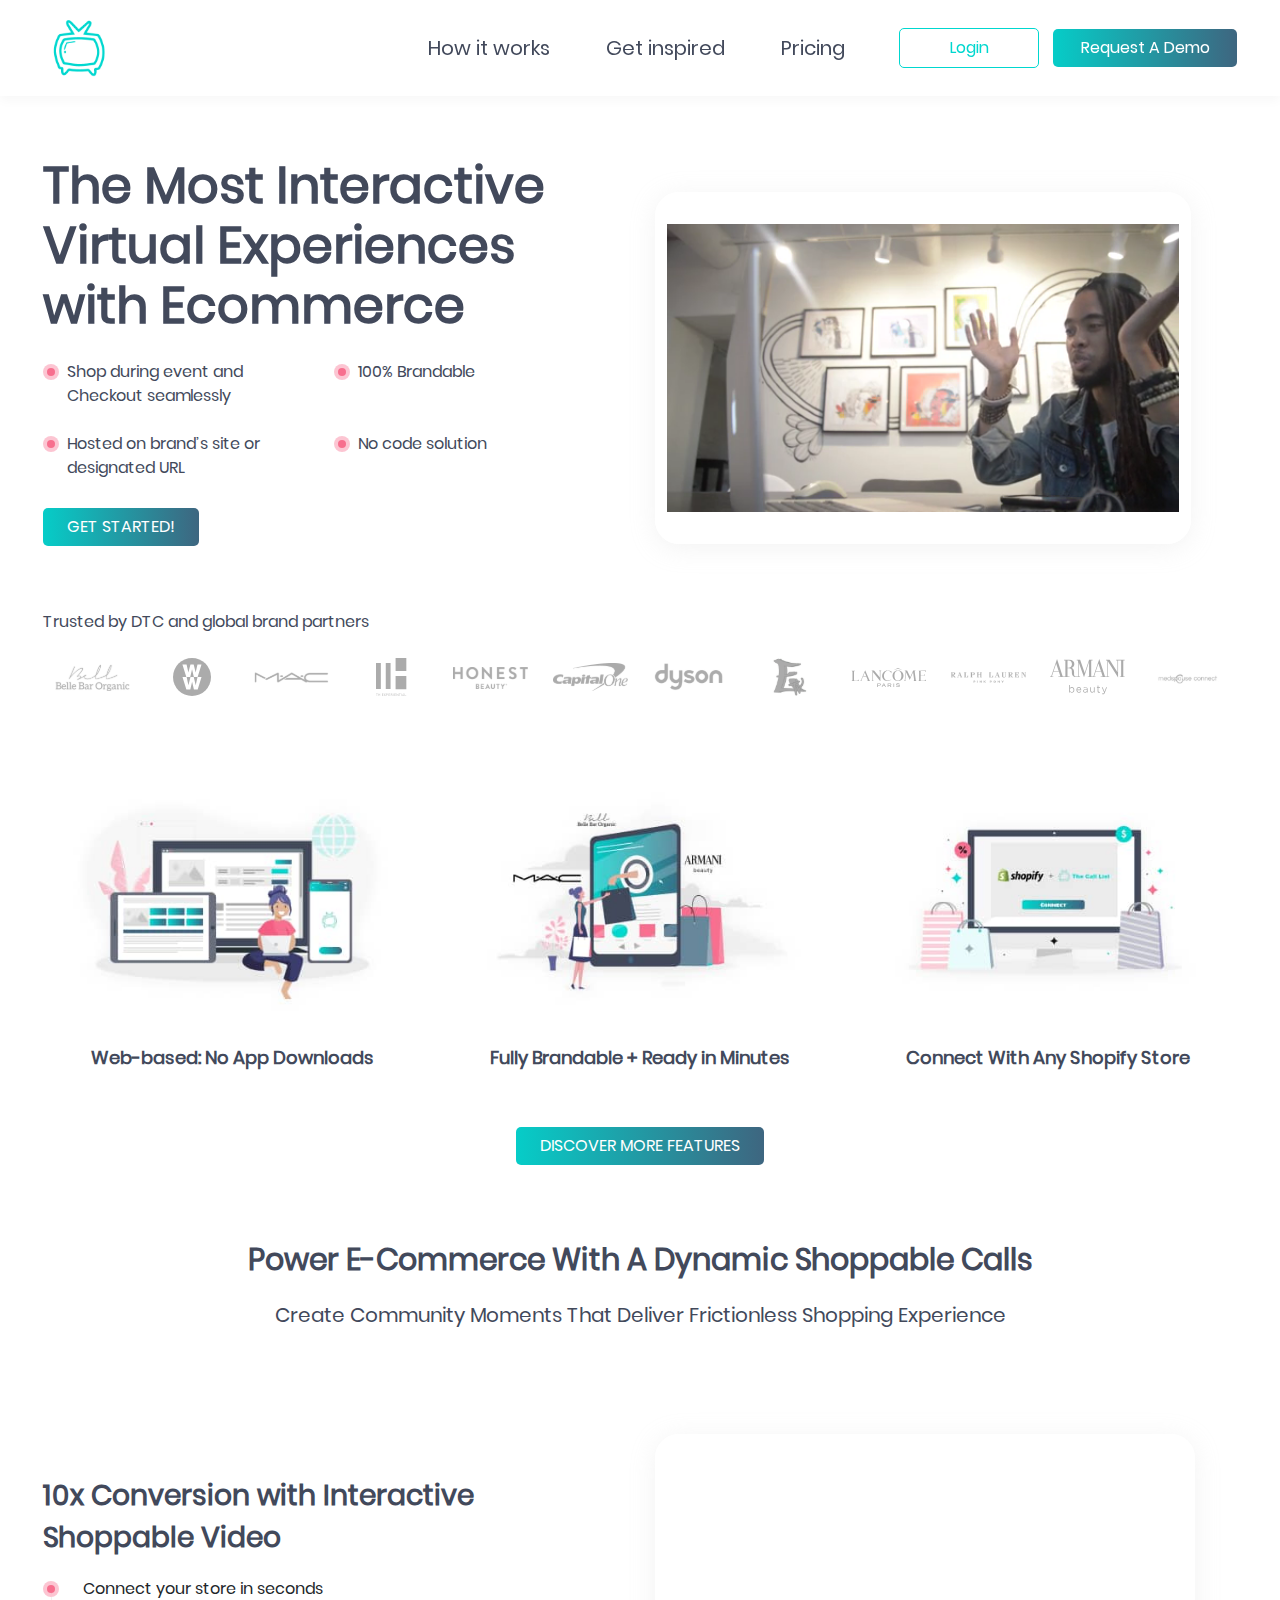
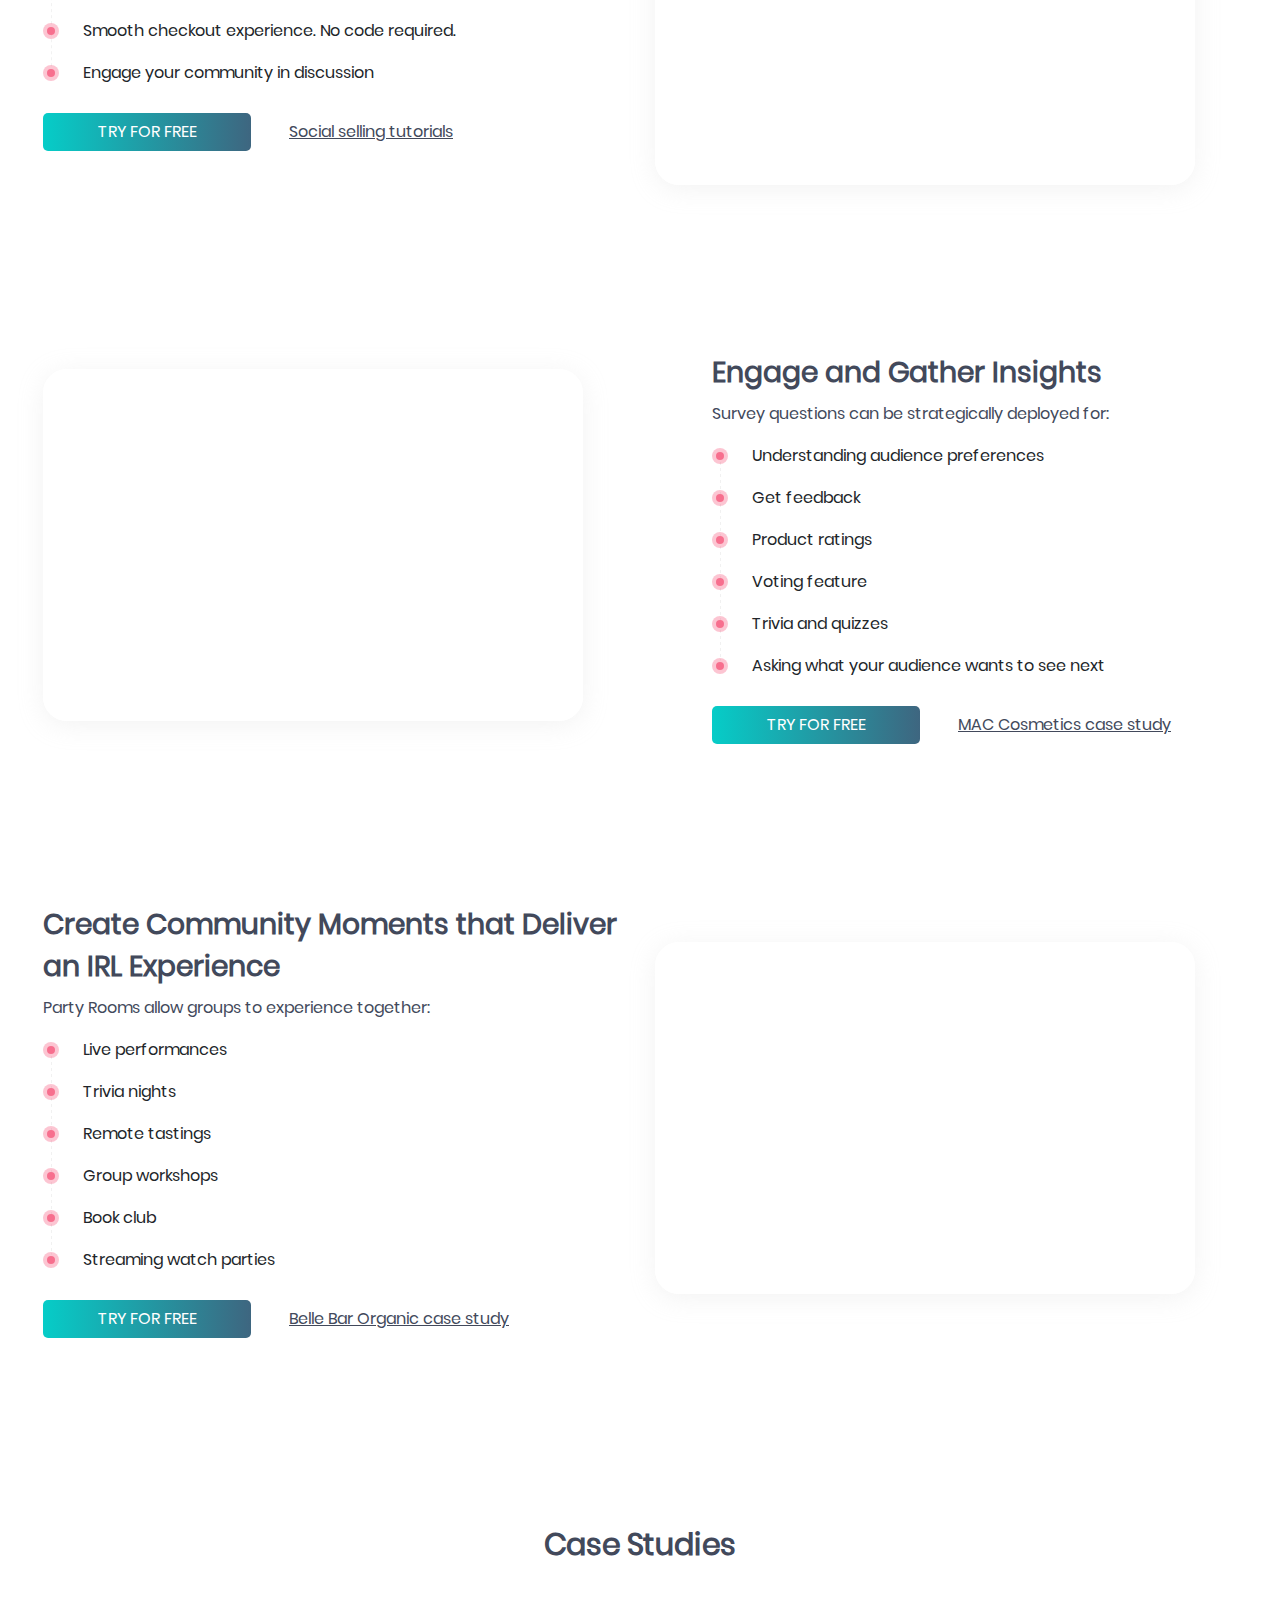
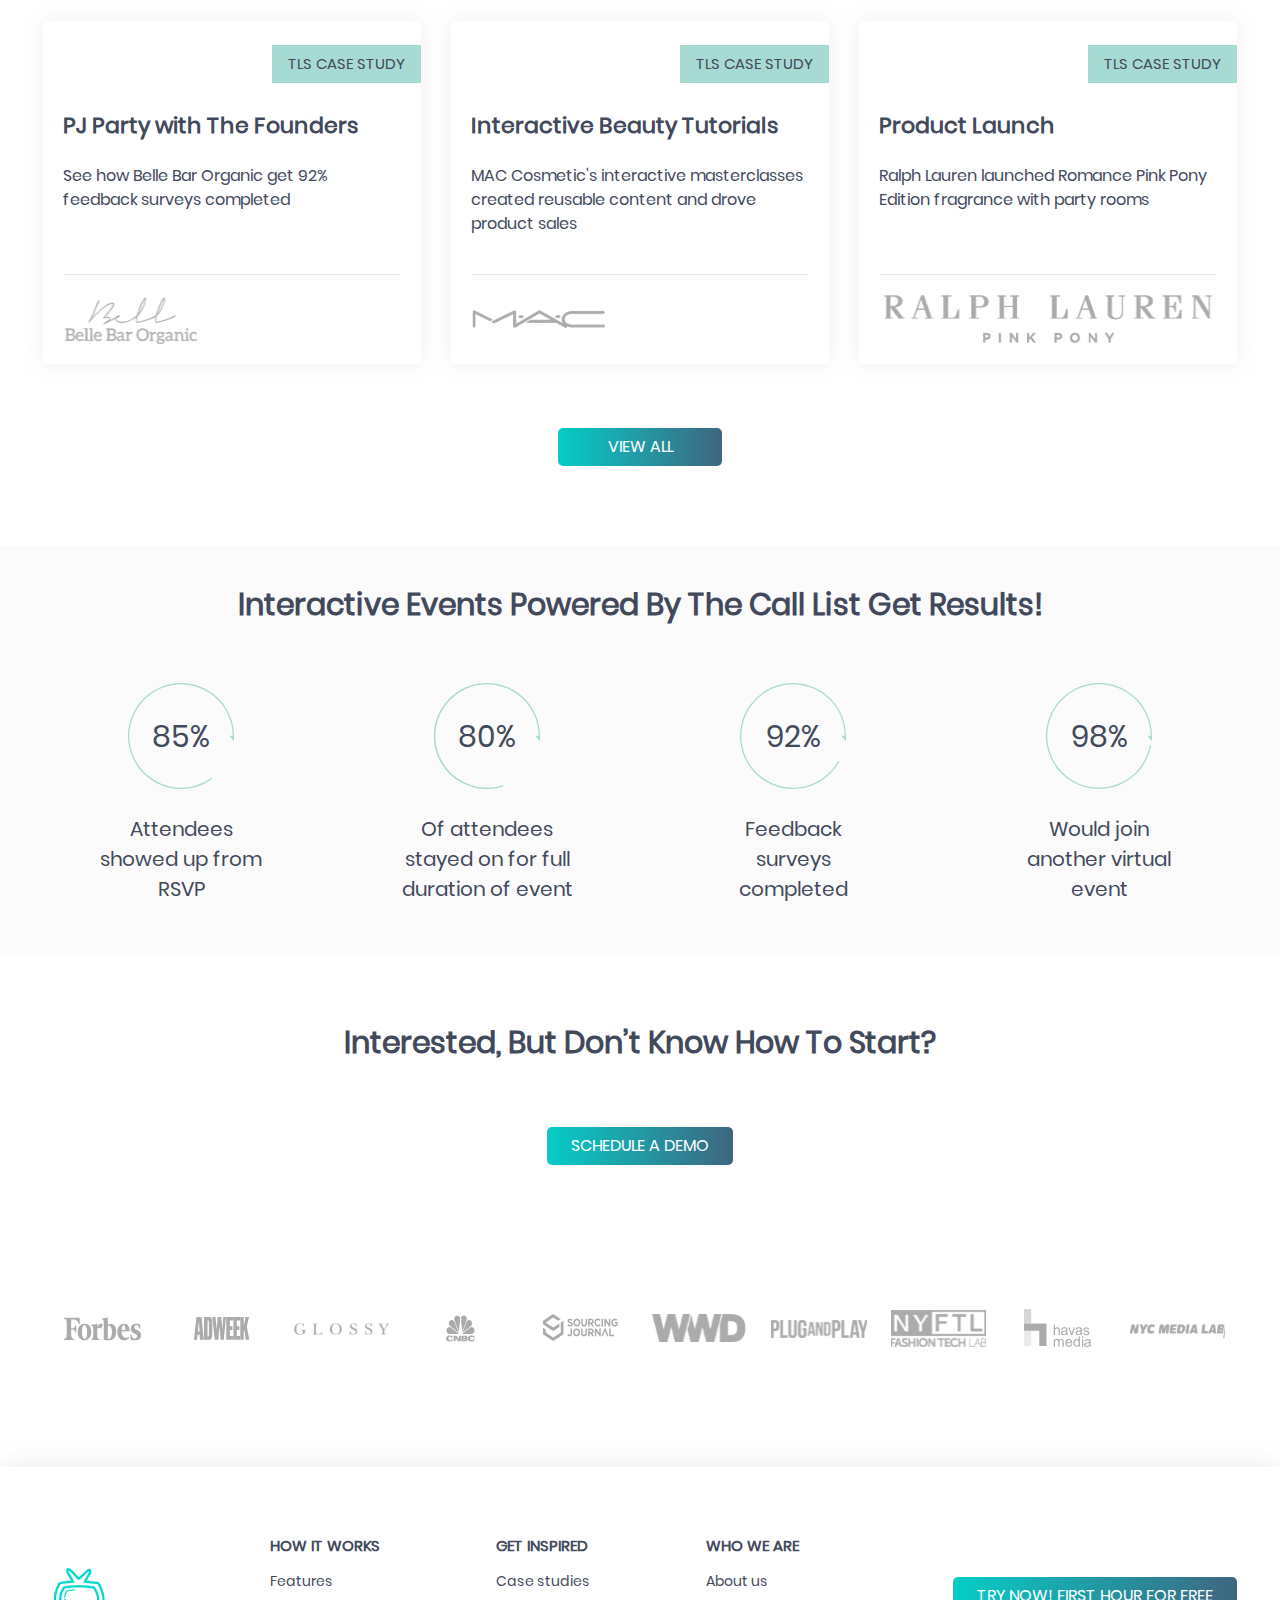
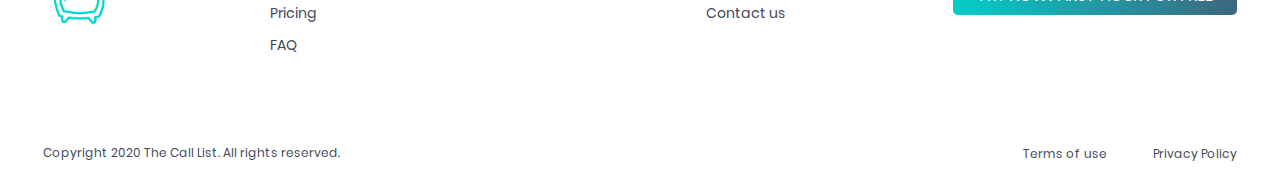
<file: index.html>
<!doctype html>
<html lang="en">
<head>
  <meta charset="utf-8">
<meta http-equiv="X-UA-Compatible" content="IE=edge">
<title>The Call List</title>

<meta name="apple-mobile-web-app-status-bar-style" content="black-translucent">
<meta name="viewport"
      content="width=device-width, user-scalable=no, initial-scale=1.0, maximum-scale=1.0, minimum-scale=1.0">
<meta name="description" content="This is an example of a meta description.">
<meta name="keywords" content="Starter, developers, technology">
<link rel="shortcut icon" href="images/favicons/favicon.ico" type="image/x-icon">
<link rel="apple-touch-icon" href="images/favicons/apple-touch-icon.png">
<link rel="apple-touch-icon" sizes="57x57" href="images/favicons/apple-touch-icon-57x57.png">
<link rel="apple-touch-icon" sizes="72x72" href="images/favicons/apple-touch-icon-72x72.png">
<link rel="apple-touch-icon" sizes="76x76" href="images/favicons/apple-touch-icon-76x76.png">
<link rel="apple-touch-icon" sizes="114x114" href="images/favicons/apple-touch-icon-114x114.png">
<link rel="apple-touch-icon" sizes="120x120" href="images/favicons/apple-touch-icon-120x120.png">
<link rel="apple-touch-icon" sizes="144x144" href="images/favicons/apple-touch-icon-144x144.png">
<link rel="apple-touch-icon" sizes="180x180" href="images/favicons/apple-touch-icon-180x180.png">

<link rel="stylesheet" href="https://unpkg.com/swiper/swiper-bundle.min.css">

<link rel="stylesheet" href="styles/main.min.css">

</head>
<body>
<div id="header">
  <div class="container">

    <div class="content">
      <a href="#" class="link menu-button">
        <i class="icon icon-burger"></i>
      </a>

      <h1 class="logo">
        <a href="index.html">
          <img src="svg/logo.svg" alt="Call List" class="logo-icon">
        </a>
      </h1>

      <nav class="navigation">
        <ul class="links">
          <li>
            <a href="features.html">How it works</a>
          </li>
          <li>
            <a href="case-studies.html">Get inspired</a>
          </li>
          <li>
            <a href="pricing.html">Pricing</a>
          </li>
          <li class="login-link">
            <a href="https://app.thecalllist.com/" class="link link-secondary">Login</a>
          </li>
          <li class="demo-link">
            <a href="https://calendly.com/thecalllist" class="link link-primary">Request A Demo</a>
          </li>
        </ul>
      </nav>

      <button type="button" class="btn user-button">
        <i class="icon icon-person"></i>
      </button>
    </div>

  </div>
</div>

<div class="sidemenu-wrapper" id="nav-sidemenu">
  <div class="sidemenu sidemenu-left">
    <header>
      <div class="logo-wrapper">
        <h1 class="logo">
          <a href="index.html">
            <img src="images/logo.png" alt="Call List" class="logo-icon">
          </a>
        </h1>
      </div>
      <button class="btn close-button" type="button">
        <i class="icon icon-close"></i>
      </button>
    </header>

    <div class="content">
      <nav class="menu">
        <ul>
          <li>
            <a href="index.html">How it works</a>
          </li>
          <li>
            <a href="#">Get inspired</a>
          </li>
          <li>
            <a href="#">Who We are</a>
          </li>
        </ul>
      </nav>

    </div>

  </div>

  <div
    class="sidemenu-overlay">
  </div>
</div>

<div class="sidemenu-wrapper" id="user-sidemenu">
  <div class="sidemenu sidemenu-right">
    <header>
      <div class="logo-wrapper">
        <h1 class="logo">
          <a href="index.html">
            <img src="images/logo.png" alt="Call List" class="logo-icon">
          </a>
        </h1>
      </div>
      <button class="btn close-button" type="button">
        <i class="icon icon-close"></i>
      </button>
    </header>

    <div class="content">
      <nav class="menu">
        <ul>
          <li class="nav-button">
            <a href="#" class="link link-secondary">Login</a>
          </li>
          <li class="nav-button">
            <a href="https://calendly.com/thecalllist" class="link link-primary">Request A Demo</a>
          </li>
        </ul>
      </nav>

    </div>

  </div>

  <div
    class="sidemenu-overlay">
  </div>
</div>



<div class="index-page">
  <div
  class="banner-section">
  <div class="container">
    <div class="row align-items-center">

      <div class="col-lg-6">
        <div class="section-content">

          <h1 class="banner-title">
            The Most Interactive Virtual Experiences with Ecommerce
          </h1>

          <ul class="banner-list">
            <li>
              Shop during event and Checkout seamlessly
            </li>
            <li>
              100% Brandable
            </li>
            <li>
              Hosted on brand’s site or designated URL
            </li>
            <li>
              No code solution
            </li>
          </ul>

          <div class="section-actions">
            <a href="https://calendly.com/thecalllist" class="link link-primary" target="_blank">
              Get Started!
            </a>
<!--            <a href="#" class="link link-primary">-->
<!--              Shopify App-->
<!--            </a>-->
          </div>
        </div>
      </div>

      <div class="col-lg-6">
        <div class="video-wrapper">
          <video autoplay loop muted>
            <source src="video/Hiphop GIF-original.mp4" type="video/mp4">
            Your browser does not support the video tag.
          </video>
        </div>
      </div>
    </div>
  </div>
</div>

  <div class="partners-section">
  <div class="container">
    <h4 class="partners-title">
      Trusted by DTC and global
      brand partners
    </h4>
    <ul class="partners-list">
      <li>
        <img src="svg/partners/belle-bar.svg" alt="Belle Bar">
      </li>
      <li>
        <img src="svg/partners/ww.svg" alt="WW">
      </li>
      <li>
        <img src="svg/partners/mac.svg" alt="MAC">
      </li>
      <li>
        <img src="svg/partners/theexperiential.svg" alt="The Experiential">
      </li>
      <li>
        <img src="svg/partners/Honest.svg" alt="Honest Beauty">
      </li>
      <li>
        <img src="svg/partners/CapitalOne.svg" alt="CapitalOne">
      </li>
      <li>
        <img src="svg/partners/Dyson.svg" alt="Dyson">
      </li>
      <li>
        <img src="svg/partners/ETV.svg" alt="ETV">
      </li>
      <li>
        <img src="svg/partners/Lancome.svg" alt="Lancome">
      </li>
      <li>
        <img src="svg/partners/RL_PP.svg" alt="RL">
      </li>
      <li>
        <img src="svg/partners/armani.svg" alt="Armani">
      </li>
      <li>
        <img src="svg/partners/medspouse.svg" alt="Medspouse">
      </li>
    </ul>
  </div>
</div>

  <div class="features-section">
  <div class="container">
    <ul class="row features-list">
      <li class="col-md-6 col-lg-4">
        <div class="feature-image">
          <img src="images/no-app-download.jpg" alt="Web-based">
        </div>
        <h2 class="feature-title">
          Web-based: No App Downloads
        </h2>
      </li>
      <li class="col-md-6 col-lg-4">
        <div class="feature-image">
          <img src="images/fully-brnadable.jpg" alt="Fully Brandable">
        </div>
        <h2 class="feature-title">
          Fully Brandable + Ready in Minutes
        </h2>
      </li>
      <li class="col-md-6 col-lg-4">
        <div class="feature-image">
          <img src="images/shopify-connect.jpg" alt=" Connect With Store">
        </div>
        <h2 class="feature-title">
          Connect With Any Shopify Store
        </h2>
      </li>
    </ul>

    <div class="feature-actions">
      <a href="features.html" class="link link-primary">
        Discover more features
      </a>
    </div>
  </div>
</div>

  <div class="section-title-wrapper">
  <div class="container">
    <h2 class="section-title">
      Power E-Commerce With A Dynamic Shoppable Calls
    </h2>
    <h3 class="section-subtitle">
      Create community moments that deliver frictionless Shopping Experience
    </h3>
  </div>
</div>

  <div class="video-with-list-section">
  <div class="container">
    <div class="row align-items-center">
      <div class="col-md-6">
        <h2 class="section-title">
          10x Conversion with Interactive Shoppable Video
        </h2>
        <ul class="section-list">
          <li>
            Connect your store in seconds
          </li>
          <li>
            Smooth checkout experience. No code required.
          </li>
          <li>
            Engage your community in discussion
          </li>
        </ul>
        <div class="section-actions">
          <a href="https://app.thecalllist.com/" class="link link-primary">
            Try for free
          </a>
          <a href="#" class="action-link">
            Social selling tutorials
          </a>
        </div>
      </div>
      <div class="col-md-6">
        <div class="video-wrapper">
          <iframe width="560" height="315"
                  src="https://www.youtube.com/embed/Xw388cJ_1zA?version=3&autoplay=1&controls=0&&showinfo=0&loop=1&mute=1&playlist=Xw388cJ_1zA"
                  frameborder="0"
                  allow="accelerometer; autoplay; clipboard-write; encrypted-media; gyroscope; picture-in-picture"
                  allowfullscreen></iframe>
        </div>
      </div>
    </div>
  </div>
</div>

  <div class="video-with-list-section">
  <div class="container">
    <div class="row align-items-center flex-md-row-reverse">
      <div class="col-md-6 p-left">
        <h2 class="section-title">
          Engage and Gather Insights
        </h2>
        <h3 class="section-subtitle">
          Survey questions can be strategically deployed for:
        </h3>
        <ul class="section-list">
          <li>
            Understanding audience preferences
          </li>
          <li>
            Get feedback
          </li>
          <li>
            Product ratings
          </li>
          <li>
            Voting feature
          </li>
          <li>
            Trivia and quizzes
          </li>
          <li>
            Asking what your audience wants to see next
          </li>
        </ul>
        <div class="section-actions">
          <a href="https://app.thecalllist.com/" class="link link-primary">
            Try for free
          </a>
          <a href="#" class="action-link">
            MAC Cosmetics case study
          </a>
        </div>
      </div>
      <div class="col-md-6">
        <div class="video-wrapper">
          <iframe width="560" height="315" src="https://www.youtube.com/embed/FUlWG99feKo?version=3&autoplay=1&controls=0&&showinfo=0&loop=1&mute=1&playlist=FUlWG99feKo" frameborder="0"
                  allow="accelerometer; autoplay; clipboard-write; encrypted-media; gyroscope; picture-in-picture"
                  allowfullscreen></iframe>
        </div>
      </div>
    </div>
  </div>
</div>

  <div class="video-with-list-section">
  <div class="container">
    <div class="row align-items-center">
      <div class="col-md-6">
        <h2 class="section-title">
          Create Community Moments that Deliver an IRL Experience
        </h2>
        <h3 class="section-subtitle">
          Party Rooms allow groups to experience together:
        </h3>
        <ul class="section-list">
          <li>
            Live performances
          </li>
          <li>
            Trivia nights
          </li>
          <li>
            Remote tastings
          </li>
          <li>
            Group workshops
          </li>
          <li>
            Book club
          </li>
          <li>
            Streaming watch parties
          </li>
        </ul>
        <div class="section-actions">
          <a href="https://app.thecalllist.com/" class="link link-primary">
            Try for free
          </a>
          <a href="#" class="action-link">
            Belle Bar Organic case study
          </a>
        </div>
      </div>
      <div class="col-md-6">
        <div class="video-wrapper">
          <iframe width="560" height="315" src="https://www.youtube.com/embed/uaXNCZlNLKs?version=3&autoplay=1&controls=0&&showinfo=0&loop=1&mute=1&playlist=uaXNCZlNLKs" frameborder="0"
                  allow="accelerometer; autoplay; clipboard-write; encrypted-media; gyroscope; picture-in-picture"
                  allowfullscreen></iframe>
        </div>
      </div>
    </div>
  </div>
</div>

  <div class="studies-section">
  <div class="container">
    <div class="section-title-wrapper">
      <h2 class="section-title">
        Case Studies
      </h2>
    </div>
    <ul class="row studies-list">
      <li class="col-md-6 col-lg-4">
        <div class="study-card">
          <span class="card-badge">
            TLS CASE STUDY
          </span>
          <h3 class="card-title">
            PJ Party with The Founders
          </h3>
          <p class="card-description">
            See how Belle Bar Organic get 92% feedback surveys completed
          </p>
          <div class="study-partner">
            <img src="svg/partners/belle-bar.svg" alt="Belle Bar">
          </div>
        </div>
      </li>
      <li class="col-md-6 col-lg-4">
        <div class="study-card">
          <span class="card-badge">
            TLS CASE STUDY
          </span>
          <h3 class="card-title">
            Interactive Beauty Tutorials
          </h3>
          <p class="card-description">
            MAC Cosmetic's interactive masterclasses created reusable content and drove product sales
          </p>
          <div class="study-partner">
            <img src="svg/partners/mac.svg" alt="MAC">
          </div>
        </div>
      </li>
      <li class="col-md-6 col-lg-4">
        <div class="study-card">
          <span class="card-badge">
            TLS CASE STUDY
          </span>
          <h3 class="card-title">
            Product Launch
          </h3>
          <p class="card-description">
            Ralph Lauren launched Romance Pink Pony Edition fragrance with party rooms
          </p>
          <div class="study-partner image-full">
            <img src="svg/partners/RL_PP.svg" alt="Belle Bar">
          </div>
        </div>
      </li>
    </ul>

    <div class="studies-actions">
      <a href="#" class="link link-primary">View All</a>
    </div>
  </div>
</div>

  <div class="events-results-section">
  <div class="container">

    <div class="section-title-wrapper">
      <h2 class="section-title">
        Interactive events powered by The Call List get results!
      </h2>
    </div>

    <ul class="row events-list">
      <li class="col-md-3">
        <div class="event-value value-85">
          <div class="value">
            85%
          </div>
        </div>
        <h3 class="event-title">
          Attendees
          <br>
          showed up from
          <br>
          RSVP
        </h3>
      </li>
      <li class="col-md-3">
        <div class="event-value value-80">
          <div class="value">
            80%
          </div>
        </div>
        <h3 class="event-title">
          Of attendees
          <br>
          stayed on for full
          <br>
          duration of event
        </h3>
      </li>
      <li class="col-md-3">
        <div class="event-value value-92">
          <div class="value">
            92%
          </div>
        </div>
        <h3 class="event-title">
          Feedback
          <br>
          surveys
          <br>
          completed
        </h3>
      </li>
      <li class="col-md-3">
        <div class="event-value value-98">
          <div class="value">
            98%
          </div>
        </div>
        <h3 class="event-title">
          Would join
          <br>
          another virtual
          <br>
          event
        </h3>
      </li>
    </ul>
  </div>
</div>

  <div class="section-title-wrapper title-2">
  <div class="container">
    <h2 class="section-title">
      Interested, but don’t know how to start?
    </h2>
    <div class="section-actions">
      <a href="https://calendly.com/thecalllist" class="link link-primary">
        Schedule a Demo
      </a>
    </div>
  </div>
</div>

</div>

<div class="partners-section">
  <div class="container">
    <ul class="partners-list">
      <li>
        <img src="svg/partners/forbes.svg" alt="Forbes">
      </li>
      <li>
        <img src="svg/partners/adweek.svg" alt="adweek">
      </li>
      <li>
        <img src="svg/partners/glossy.svg" alt="glossy">
      </li>
      <li>
        <img src="svg/partners/cnbc.svg" alt="cnbc">
      </li>
      <li>
        <img src="svg/partners/sourcing-journal.svg" alt="sourcing">
      </li>
      <li>
        <img src="svg/partners/WWD.svg" alt="WWD">
      </li>
      <li>
        <img src="svg/partners/plug-and-play.svg" alt="pnp">
      </li>
      <li>
        <img src="svg/partners/nyftl.svg" alt="NYFTL">
      </li>
      <li>
        <img src="svg/partners/havas-media.svg" alt="Havas Media">
      </li>
      <li>
        <img src="svg/partners/NYCML.svg" alt="nyc media lab">
      </li>
    </ul>
  </div>
</div>

<div id="footer">
  <div class="container">

    <div class="content">
      <h1 class="logo">
        <a href="index.html">
          <img src="svg/logo.svg" alt="Call List" class="logo-icon">
        </a>
      </h1>

      <div class="footer-actions actions-mobile">
        <a href="#" class="link link-primary">
          Try Now!First hour for free
        </a>
      </div>

      <ul class="footer-links">
        <li class="links-group">
          <h2 class="links-title">HOW IT WORKS</h2>
          <ul>
            <li>
              <a href="features.html">
                Features
              </a>
            </li>
            <li>
              <a href="pricing.html">
                Pricing
              </a>
            </li>
            <li>
              <a href="pricing.html#faq">
                FAQ
              </a>
            </li>
          </ul>
        </li>
        <li class="links-group">
          <h2 class="links-title">GET INSPIRED</h2>
          <ul>
            <li>
              <a href="case-studies.html">
                Case studies
              </a>
            </li>
          </ul>
        </li>
        <li class="links-group">
          <h2 class="links-title">WHO WE ARE</h2>
          <ul>
            <li>
              <a href="#">
                About us
              </a>
            </li>
            <li>
              <a href="mailto:amanda@thecalllist.com">
                Contact us
              </a>
            </li>
          </ul>
        </li>
      </ul>

      <div class="footer-actions actions-desktop">
        <a href="https://app.thecalllist.com/" class="link link-primary">
          Try Now! First hour for free
        </a>
      </div>
    </div>

    <div class="copyright">
      <h2 class="copyright-title">
        Copyright 2020 The Call List. All rights reserved.
      </h2>
      <ul class="copyright-links">
        <li>
          <a href="#">Terms of use</a>
        </li>
        <li>
          <a href="#">Privacy Policy</a>
        </li>
      </ul>
    </div>
  </div>
</div>


<script src="https://unpkg.com/swiper/swiper-bundle.min.js"></script>

<script type='text/javascript' src="js/main.min.js"></script>


</body>
</html>
</file>
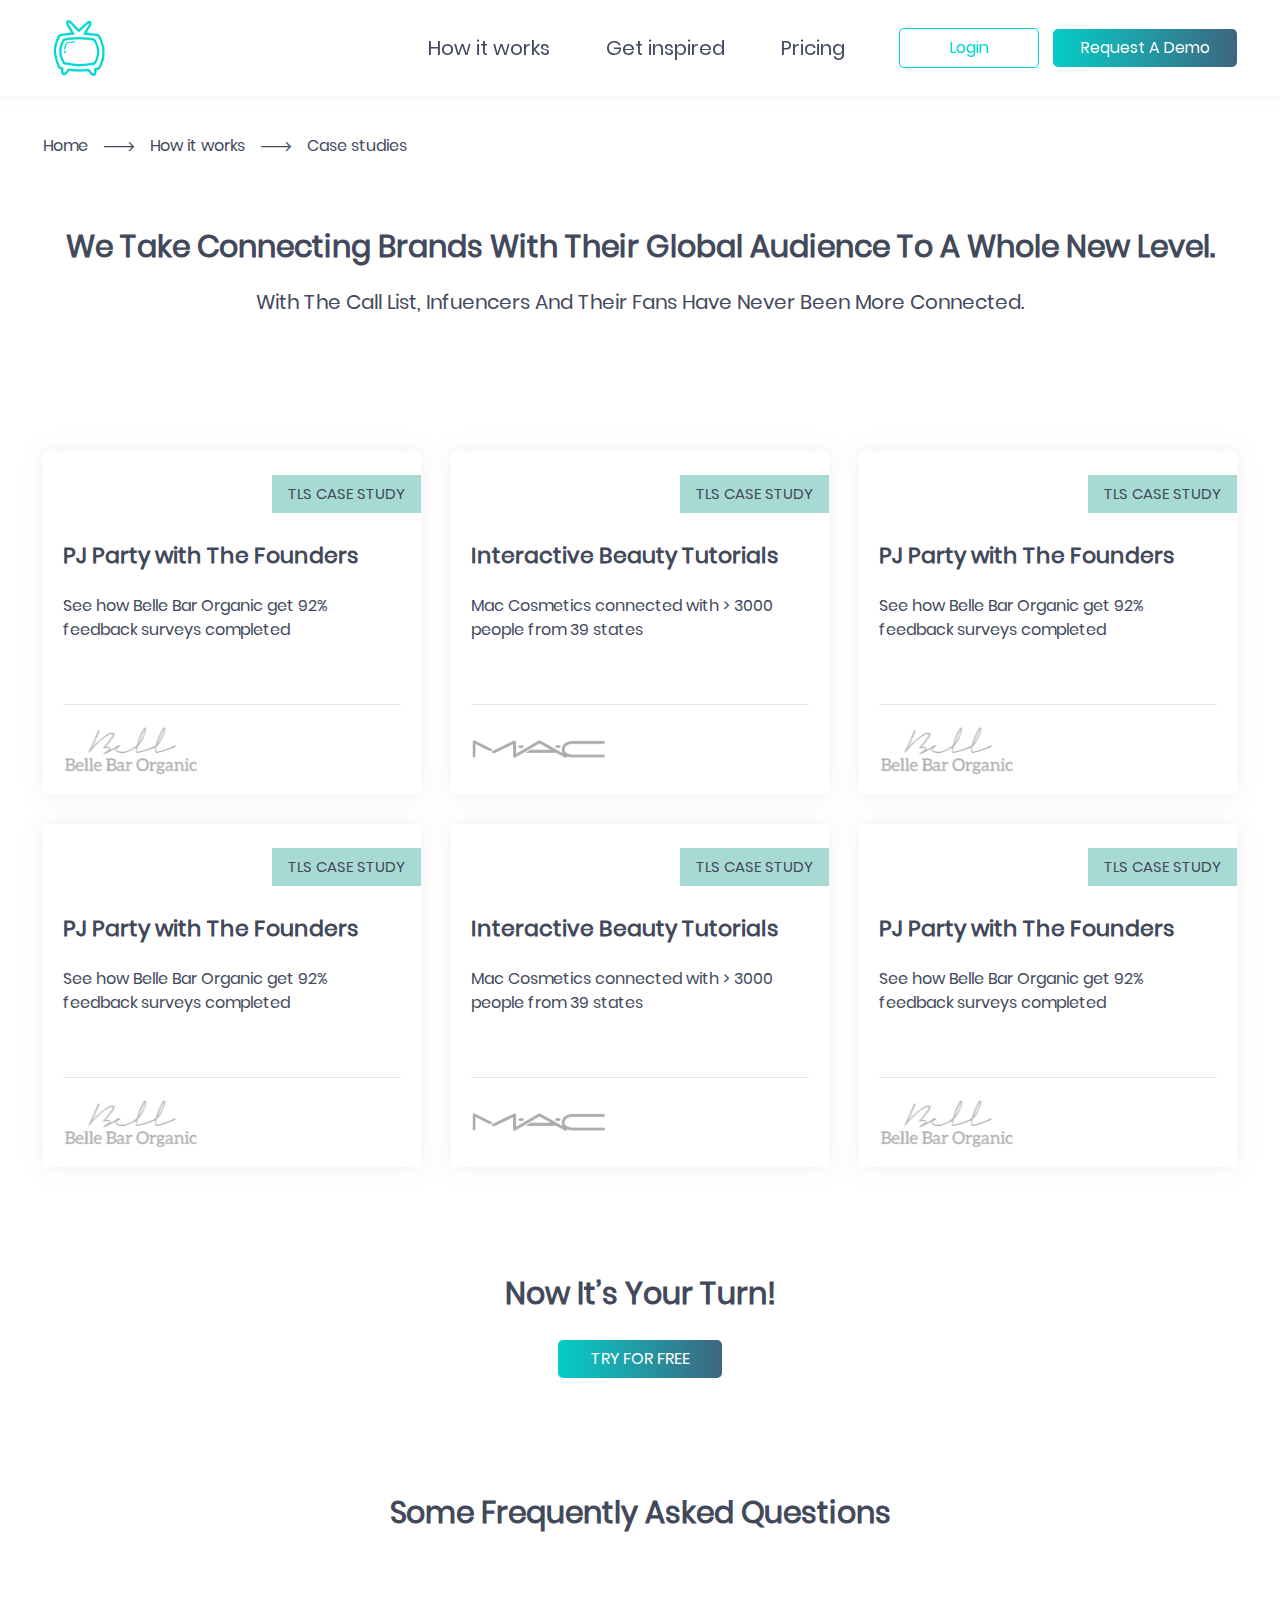
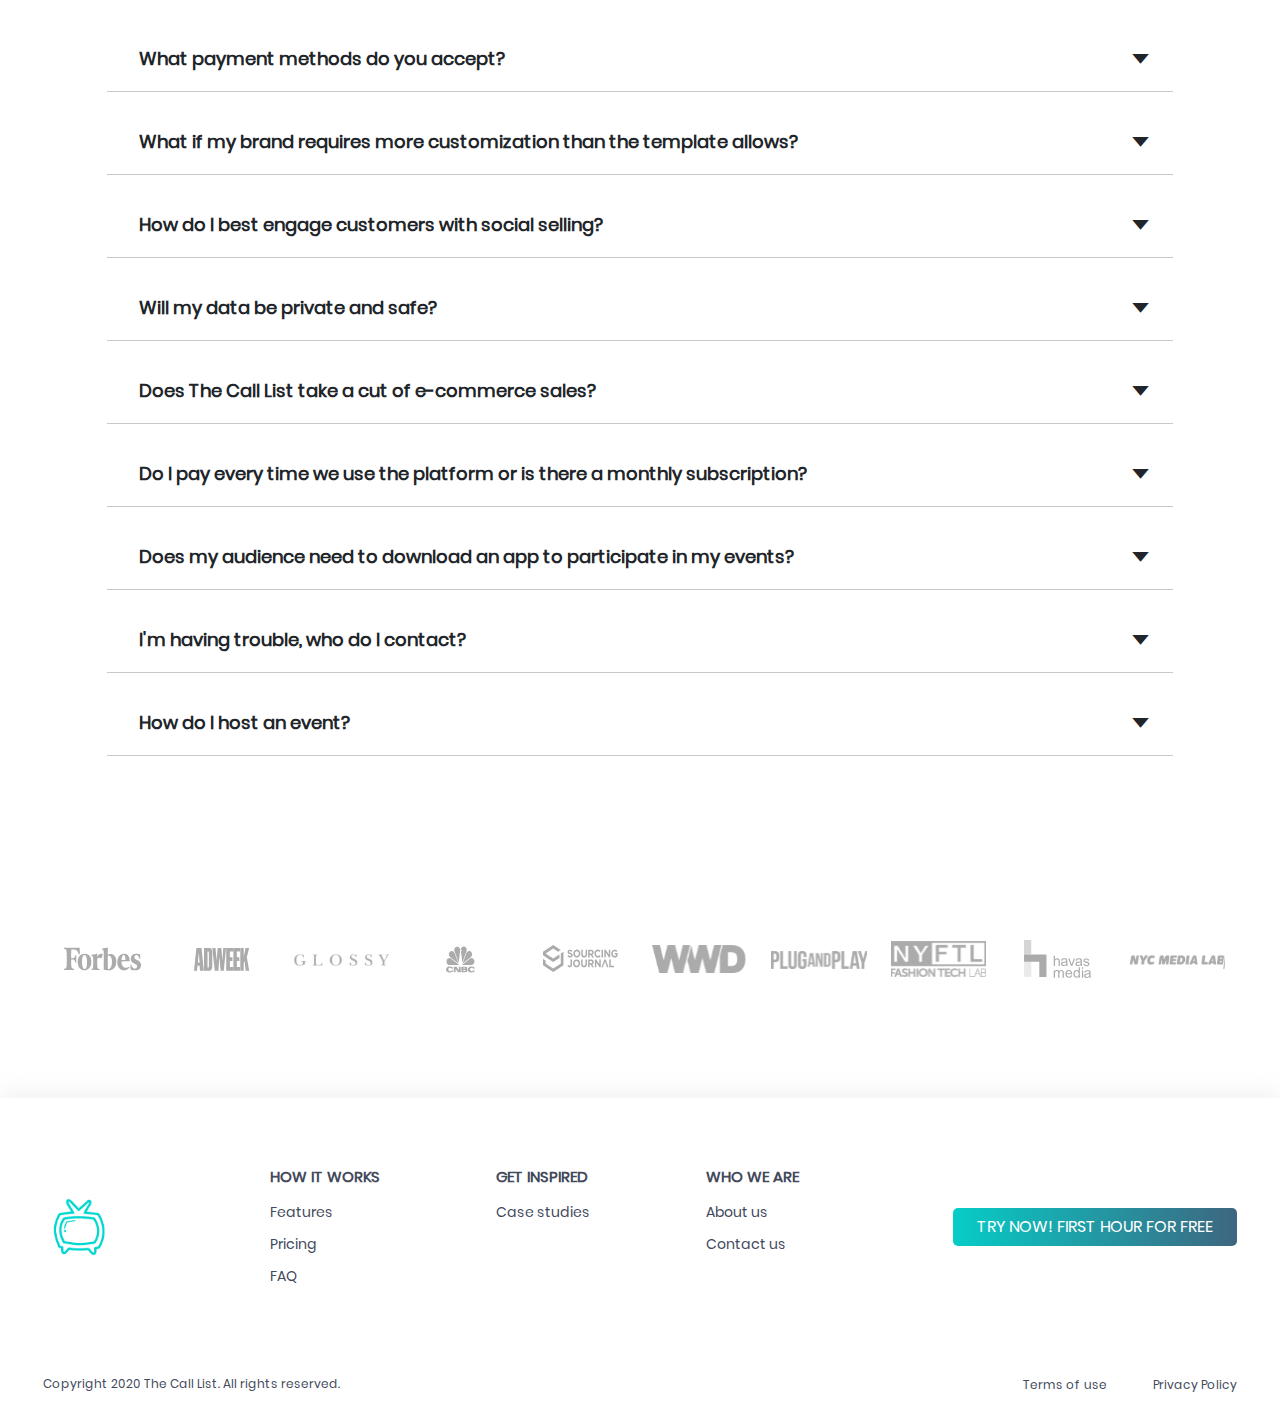
<file: case-studies.html>
<!doctype html>
<html lang="en">
<head>
  <meta charset="utf-8">
<meta http-equiv="X-UA-Compatible" content="IE=edge">
<title>The Call List</title>

<meta name="apple-mobile-web-app-status-bar-style" content="black-translucent">
<meta name="viewport"
      content="width=device-width, user-scalable=no, initial-scale=1.0, maximum-scale=1.0, minimum-scale=1.0">
<meta name="description" content="This is an example of a meta description.">
<meta name="keywords" content="Starter, developers, technology">
<link rel="shortcut icon" href="images/favicons/favicon.ico" type="image/x-icon">
<link rel="apple-touch-icon" href="images/favicons/apple-touch-icon.png">
<link rel="apple-touch-icon" sizes="57x57" href="images/favicons/apple-touch-icon-57x57.png">
<link rel="apple-touch-icon" sizes="72x72" href="images/favicons/apple-touch-icon-72x72.png">
<link rel="apple-touch-icon" sizes="76x76" href="images/favicons/apple-touch-icon-76x76.png">
<link rel="apple-touch-icon" sizes="114x114" href="images/favicons/apple-touch-icon-114x114.png">
<link rel="apple-touch-icon" sizes="120x120" href="images/favicons/apple-touch-icon-120x120.png">
<link rel="apple-touch-icon" sizes="144x144" href="images/favicons/apple-touch-icon-144x144.png">
<link rel="apple-touch-icon" sizes="180x180" href="images/favicons/apple-touch-icon-180x180.png">

<link rel="stylesheet" href="https://unpkg.com/swiper/swiper-bundle.min.css">

<link rel="stylesheet" href="styles/main.min.css">

</head>
<body>

<div id="header">
  <div class="container">

    <div class="content">
      <a href="#" class="link menu-button">
        <i class="icon icon-burger"></i>
      </a>

      <h1 class="logo">
        <a href="index.html">
          <img src="svg/logo.svg" alt="Call List" class="logo-icon">
        </a>
      </h1>

      <nav class="navigation">
        <ul class="links">
          <li>
            <a href="features.html">How it works</a>
          </li>
          <li>
            <a href="case-studies.html">Get inspired</a>
          </li>
          <li>
            <a href="pricing.html">Pricing</a>
          </li>
          <li class="login-link">
            <a href="https://app.thecalllist.com/" class="link link-secondary">Login</a>
          </li>
          <li class="demo-link">
            <a href="https://calendly.com/thecalllist" class="link link-primary">Request A Demo</a>
          </li>
        </ul>
      </nav>

      <button type="button" class="btn user-button">
        <i class="icon icon-person"></i>
      </button>
    </div>

  </div>
</div>

<div class="sidemenu-wrapper" id="nav-sidemenu">
  <div class="sidemenu sidemenu-left">
    <header>
      <div class="logo-wrapper">
        <h1 class="logo">
          <a href="index.html">
            <img src="images/logo.png" alt="Call List" class="logo-icon">
          </a>
        </h1>
      </div>
      <button class="btn close-button" type="button">
        <i class="icon icon-close"></i>
      </button>
    </header>

    <div class="content">
      <nav class="menu">
        <ul>
          <li>
            <a href="index.html">How it works</a>
          </li>
          <li>
            <a href="#">Get inspired</a>
          </li>
          <li>
            <a href="#">Who We are</a>
          </li>
        </ul>
      </nav>

    </div>

  </div>

  <div
    class="sidemenu-overlay">
  </div>
</div>

<div class="sidemenu-wrapper" id="user-sidemenu">
  <div class="sidemenu sidemenu-right">
    <header>
      <div class="logo-wrapper">
        <h1 class="logo">
          <a href="index.html">
            <img src="images/logo.png" alt="Call List" class="logo-icon">
          </a>
        </h1>
      </div>
      <button class="btn close-button" type="button">
        <i class="icon icon-close"></i>
      </button>
    </header>

    <div class="content">
      <nav class="menu">
        <ul>
          <li class="nav-button">
            <a href="#" class="link link-secondary">Login</a>
          </li>
          <li class="nav-button">
            <a href="https://calendly.com/thecalllist" class="link link-primary">Request A Demo</a>
          </li>
        </ul>
      </nav>

    </div>

  </div>

  <div
    class="sidemenu-overlay">
  </div>
</div>



<div class="case-studies-page">
  <div class="breadcrumbs-block">
  <div class="container">
    <ul class="breadcrumb-navigation">
      <li>
        <a href="index.html">Home</a>
        <i class="icon icon-arrow-right"></i>
      </li>
      <li>
        <a href="#">How it works</a>
        <i class="icon icon-arrow-right"></i>
      </li>
      <li class="current-page">
        <a href="#">Case studies</a>
      </li>
    </ul>
  </div>
</div>

  <div class="section-title-wrapper">
  <div class="container">
    <h2 class="section-title">
      We Take Connecting Brands With Their Global Audience To A Whole New Level.
    </h2>
    <h3 class="section-subtitle">
      With The Call List, infuencers and their fans have never been more connected.
    </h3>
  </div>
</div>

  <div class="studies-section">
  <div class="container">
    <ul class="row studies-list">
      <li class="col-md-6 col-lg-4">
        <div class="study-card">
            <span class="card-badge">
              TLS CASE STUDY
            </span>
          <h3 class="card-title">
            PJ Party with The Founders
          </h3>
          <p class="card-description">
            See how Belle Bar Organic get 92% feedback surveys completed
          </p>
          <div class="study-partner">
            <img src="svg/partners/belle-bar.svg" alt="Belle Bar">

          </div>
      </li>
      <li class="col-md-6 col-lg-4">
        <div class="study-card">
            <span class="card-badge">
              TLS CASE STUDY
            </span>
          <h3 class="card-title">
            Interactive Beauty Tutorials
          </h3>
          <p class="card-description">
            Mac Cosmetics connected with > 3000 people from 39 states
          </p>
          <div class="study-partner">
            <img src="svg/partners/mac.svg" alt="MAC">
          </div>
        </div>
      </li>
      <li class="col-md-6 col-lg-4">
        <div class="study-card">
            <span class="card-badge">
              TLS CASE STUDY
            </span>
          <h3 class="card-title">
            PJ Party with The Founders
          </h3>
          <p class="card-description">
            See how Belle Bar Organic get 92% feedback surveys completed
          </p>
          <div class="study-partner">
            <img src="svg/partners/belle-bar.svg" alt="Belle Bar">
          </div>
        </div>
      </li>
      <li class="col-md-6 col-lg-4">
        <div class="study-card">
            <span class="card-badge">
              TLS CASE STUDY
            </span>
          <h3 class="card-title">
            PJ Party with The Founders
          </h3>
          <p class="card-description">
            See how Belle Bar Organic get 92% feedback surveys completed
          </p>
          <div class="study-partner">
            <img src="svg/partners/belle-bar.svg" alt="Belle Bar">
          </div>
        </div>
      </li>
      <li class="col-md-6 col-lg-4">
        <div class="study-card">
            <span class="card-badge">
              TLS CASE STUDY
            </span>
          <h3 class="card-title">
            Interactive Beauty Tutorials
          </h3>
          <p class="card-description">
            Mac Cosmetics connected with > 3000 people from 39 states
          </p>
          <div class="study-partner">
            <img src="svg/partners/mac.svg" alt="MAC">
          </div>
        </div>
      </li>
      <li class="col-md-6 col-lg-4">
        <div class="study-card">
            <span class="card-badge">
              TLS CASE STUDY
            </span>
          <h3 class="card-title">
            PJ Party with The Founders
          </h3>
          <p class="card-description">
            See how Belle Bar Organic get 92% feedback surveys completed
          </p>
          <div class="study-partner">
            <img src="svg/partners/belle-bar.svg" alt="Belle Bar">
          </div>
        </div>
      </li>
    </ul>
  </div>
</div>

  <div class="section-title-wrapper title-2">
  <div class="container">
    <h2 class="section-title">
      Now it’s your turn!
    </h2>
    <div class="section-actions">
      <a href="https://app.thecalllist.com/" class="link link-primary">
        Try for free
      </a>
    </div>
  </div>
</div>

  <div class="faq-section" id="faq">
  <div class="container">
    <div class="section-title-wrapper">
      <h2 class="section-title">
        Some Frequently Asked Questions
      </h2>
    </div>
    <div class="faq-list">
      <ul class="accordion">
        <li class="accordion-block">
          <h4 class="accordion-title">
            What payment methods do you accept?
            <i class="icon icon-chevron-down"></i>
          </h4>
          <div class="accordion-content">
            The Call List uses Stripe to accept all major credit and debit cards, as well as ACH bank transfers for
            payment.
          </div>
        </li>

        <li class="accordion-block">
          <h4 class="accordion-title">
            What if my brand requires more customization than the template allows?
            <i class="icon icon-chevron-down"></i>
          </h4>
          <div class="accordion-content">
            The Call List works with our brand partners who desire white glove support to deliver highly customized and
            beautifully branded websites with TCL integration. Please inquire by sending an email to
            callme@thecalllist.com or schedule a demo [link to calendly]
          </div>
        </li>

        <li class="accordion-block">
          <h4 class="accordion-title">
            How do I best engage customers with social selling?
            <i class="icon icon-chevron-down"></i>
          </h4>
          <div class="accordion-content">
            Our resident social selling guru, Jillian Rezo, talks to us about creating compelling content that breaks
            through the social media noise, builds trust and invites your audience to participate in the conversation.
            Check out her tutorial videos here!
          </div>
        </li>

        <li class="accordion-block">
          <h4 class="accordion-title">
            Will my data be private and safe?
            <i class="icon icon-chevron-down"></i>
          </h4>
          <div class="accordion-content">
            Yes. The Call List is compliant with US DPA and EMEA GDPR, and is regularly evaluated by third party
            security firms.
          </div>
        </li>

        <li class="accordion-block">
          <h4 class="accordion-title">
            Does The Call List take a cut of e-commerce sales?
            <i class="icon icon-chevron-down"></i>
          </h4>
          <div class="accordion-content">
            The Call List does not take a cut of e-commerce sales or charge conversion fees. Our partners only pay for
            platform usage.
          </div>
        </li>

        <li class="accordion-block">
          <h4 class="accordion-title">
            Do I pay every time we use the platform or is there a monthly subscription?
            <i class="icon icon-chevron-down"></i>
          </h4>
          <div class="accordion-content">
            The Call List is pay-as-you-go. Have as many or as few virtual events as you'd like. We know your brand
            community will love interacting with you!
          </div>
        </li>

        <li class="accordion-block">
          <h4 class="accordion-title">
            Does my audience need to download an app to participate in my events?
            <i class="icon icon-chevron-down"></i>
          </h4>
          <div class="accordion-content">
            No app necessary! With The Call List™ plugin you can host shoppable video calls directly from your brand's
            website. Which means No app downloads or sending your community to yet another 3rd party platform.
          </div>
        </li>

        <li class="accordion-block">
          <h4 class="accordion-title">
            I'm having trouble, who do I contact?
            <i class="icon icon-chevron-down"></i>
          </h4>
          <div class="accordion-content">
            Shoot us an email at callme@thecalllist.com and describe your problem. We'll get back to you within 24
            hours. If you would like white glove support, please mention it and we can get you setup with designated
            support.
          </div>
        </li>

        <li class="accordion-block">
          <h4 class="accordion-title">
            How do I host an event?
            <i class="icon icon-chevron-down"></i>
          </h4>
          <div class="accordion-content">
            We created a few <a href="https://youtu.be/obeihj2w-ng" target="_blank">short videos</a> to walk through creating and hosting an event.
          </div>
        </li>
      </ul>
    </div>
  </div>
</div>

</div>

<div class="partners-section">
  <div class="container">
    <ul class="partners-list">
      <li>
        <img src="svg/partners/forbes.svg" alt="Forbes">
      </li>
      <li>
        <img src="svg/partners/adweek.svg" alt="adweek">
      </li>
      <li>
        <img src="svg/partners/glossy.svg" alt="glossy">
      </li>
      <li>
        <img src="svg/partners/cnbc.svg" alt="cnbc">
      </li>
      <li>
        <img src="svg/partners/sourcing-journal.svg" alt="sourcing">
      </li>
      <li>
        <img src="svg/partners/WWD.svg" alt="WWD">
      </li>
      <li>
        <img src="svg/partners/plug-and-play.svg" alt="pnp">
      </li>
      <li>
        <img src="svg/partners/nyftl.svg" alt="NYFTL">
      </li>
      <li>
        <img src="svg/partners/havas-media.svg" alt="Havas Media">
      </li>
      <li>
        <img src="svg/partners/NYCML.svg" alt="nyc media lab">
      </li>
    </ul>
  </div>
</div>

<div id="footer">
  <div class="container">

    <div class="content">
      <h1 class="logo">
        <a href="index.html">
          <img src="svg/logo.svg" alt="Call List" class="logo-icon">
        </a>
      </h1>

      <div class="footer-actions actions-mobile">
        <a href="#" class="link link-primary">
          Try Now!First hour for free
        </a>
      </div>

      <ul class="footer-links">
        <li class="links-group">
          <h2 class="links-title">HOW IT WORKS</h2>
          <ul>
            <li>
              <a href="features.html">
                Features
              </a>
            </li>
            <li>
              <a href="pricing.html">
                Pricing
              </a>
            </li>
            <li>
              <a href="pricing.html#faq">
                FAQ
              </a>
            </li>
          </ul>
        </li>
        <li class="links-group">
          <h2 class="links-title">GET INSPIRED</h2>
          <ul>
            <li>
              <a href="case-studies.html">
                Case studies
              </a>
            </li>
          </ul>
        </li>
        <li class="links-group">
          <h2 class="links-title">WHO WE ARE</h2>
          <ul>
            <li>
              <a href="#">
                About us
              </a>
            </li>
            <li>
              <a href="mailto:amanda@thecalllist.com">
                Contact us
              </a>
            </li>
          </ul>
        </li>
      </ul>

      <div class="footer-actions actions-desktop">
        <a href="https://app.thecalllist.com/" class="link link-primary">
          Try Now! First hour for free
        </a>
      </div>
    </div>

    <div class="copyright">
      <h2 class="copyright-title">
        Copyright 2020 The Call List. All rights reserved.
      </h2>
      <ul class="copyright-links">
        <li>
          <a href="#">Terms of use</a>
        </li>
        <li>
          <a href="#">Privacy Policy</a>
        </li>
      </ul>
    </div>
  </div>
</div>


<script src="https://unpkg.com/swiper/swiper-bundle.min.js"></script>

<script type='text/javascript' src="js/main.min.js"></script>


</body>
</html>
</file>
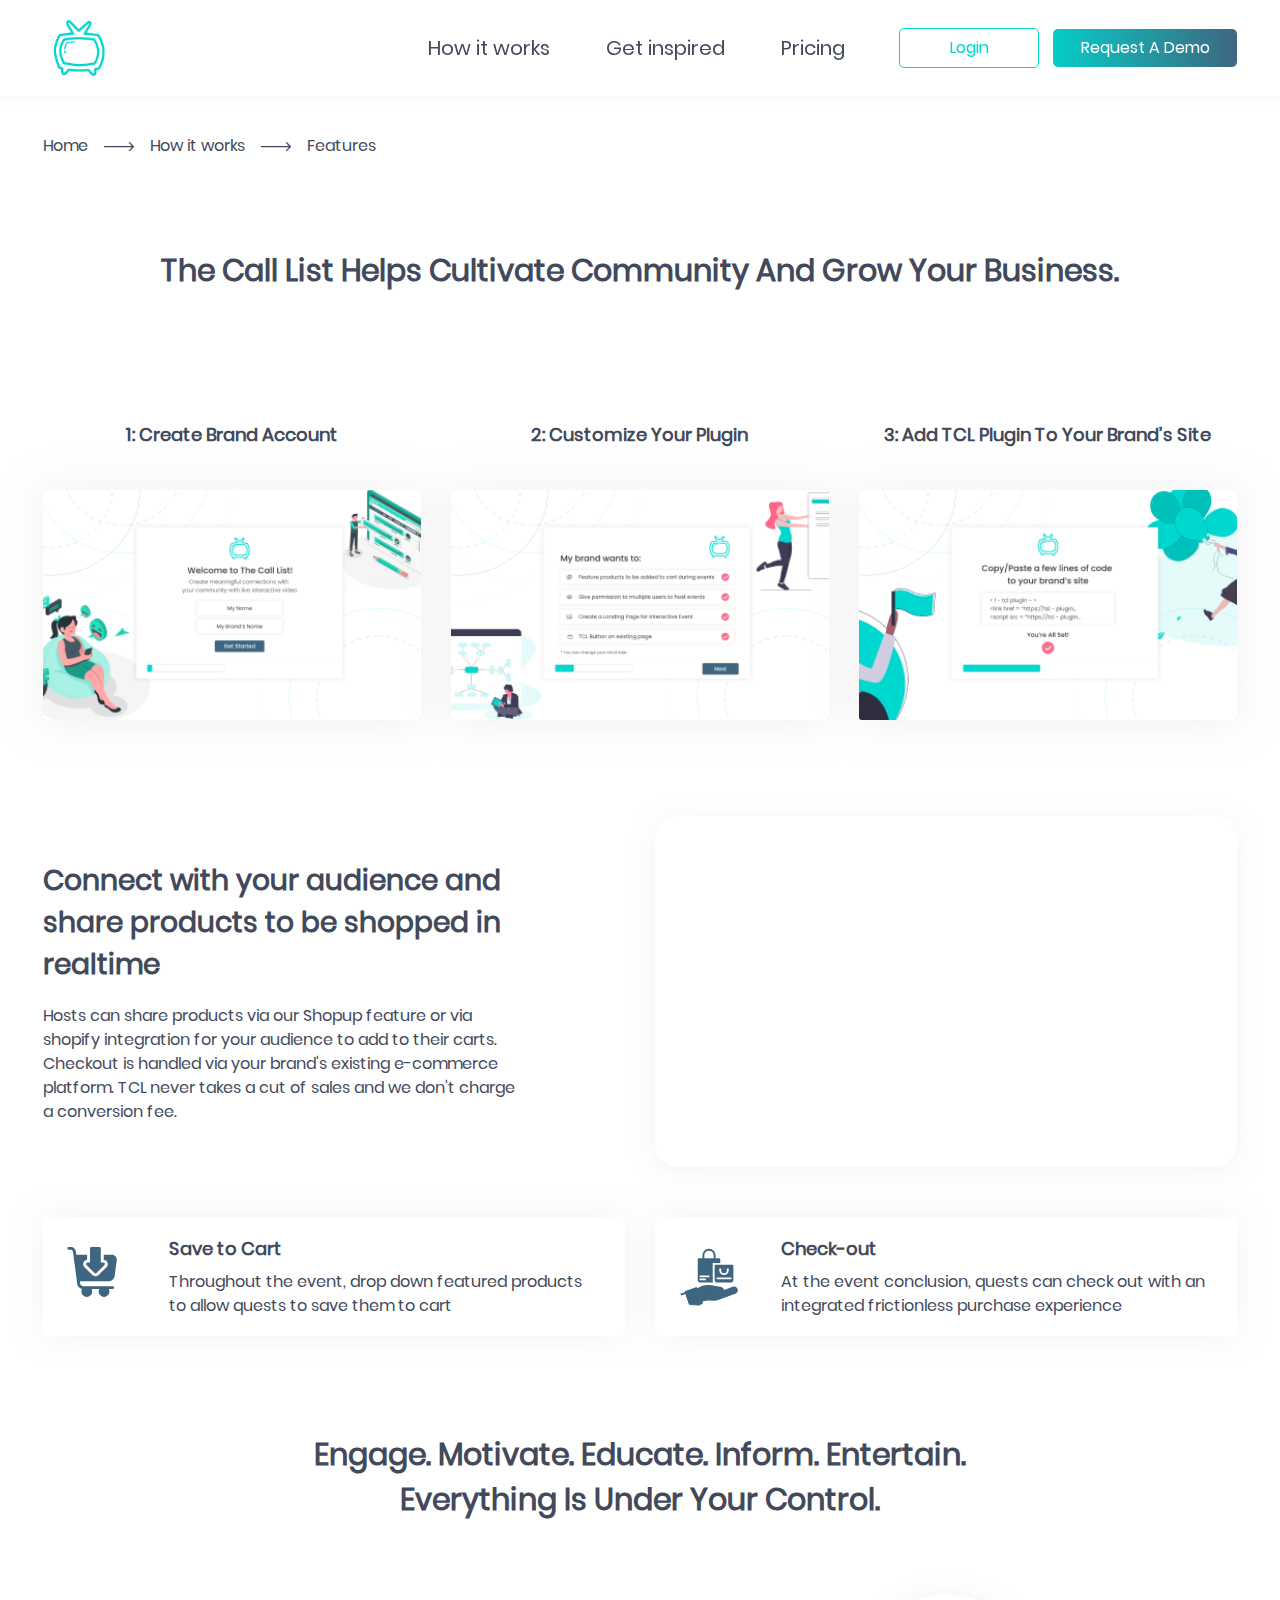
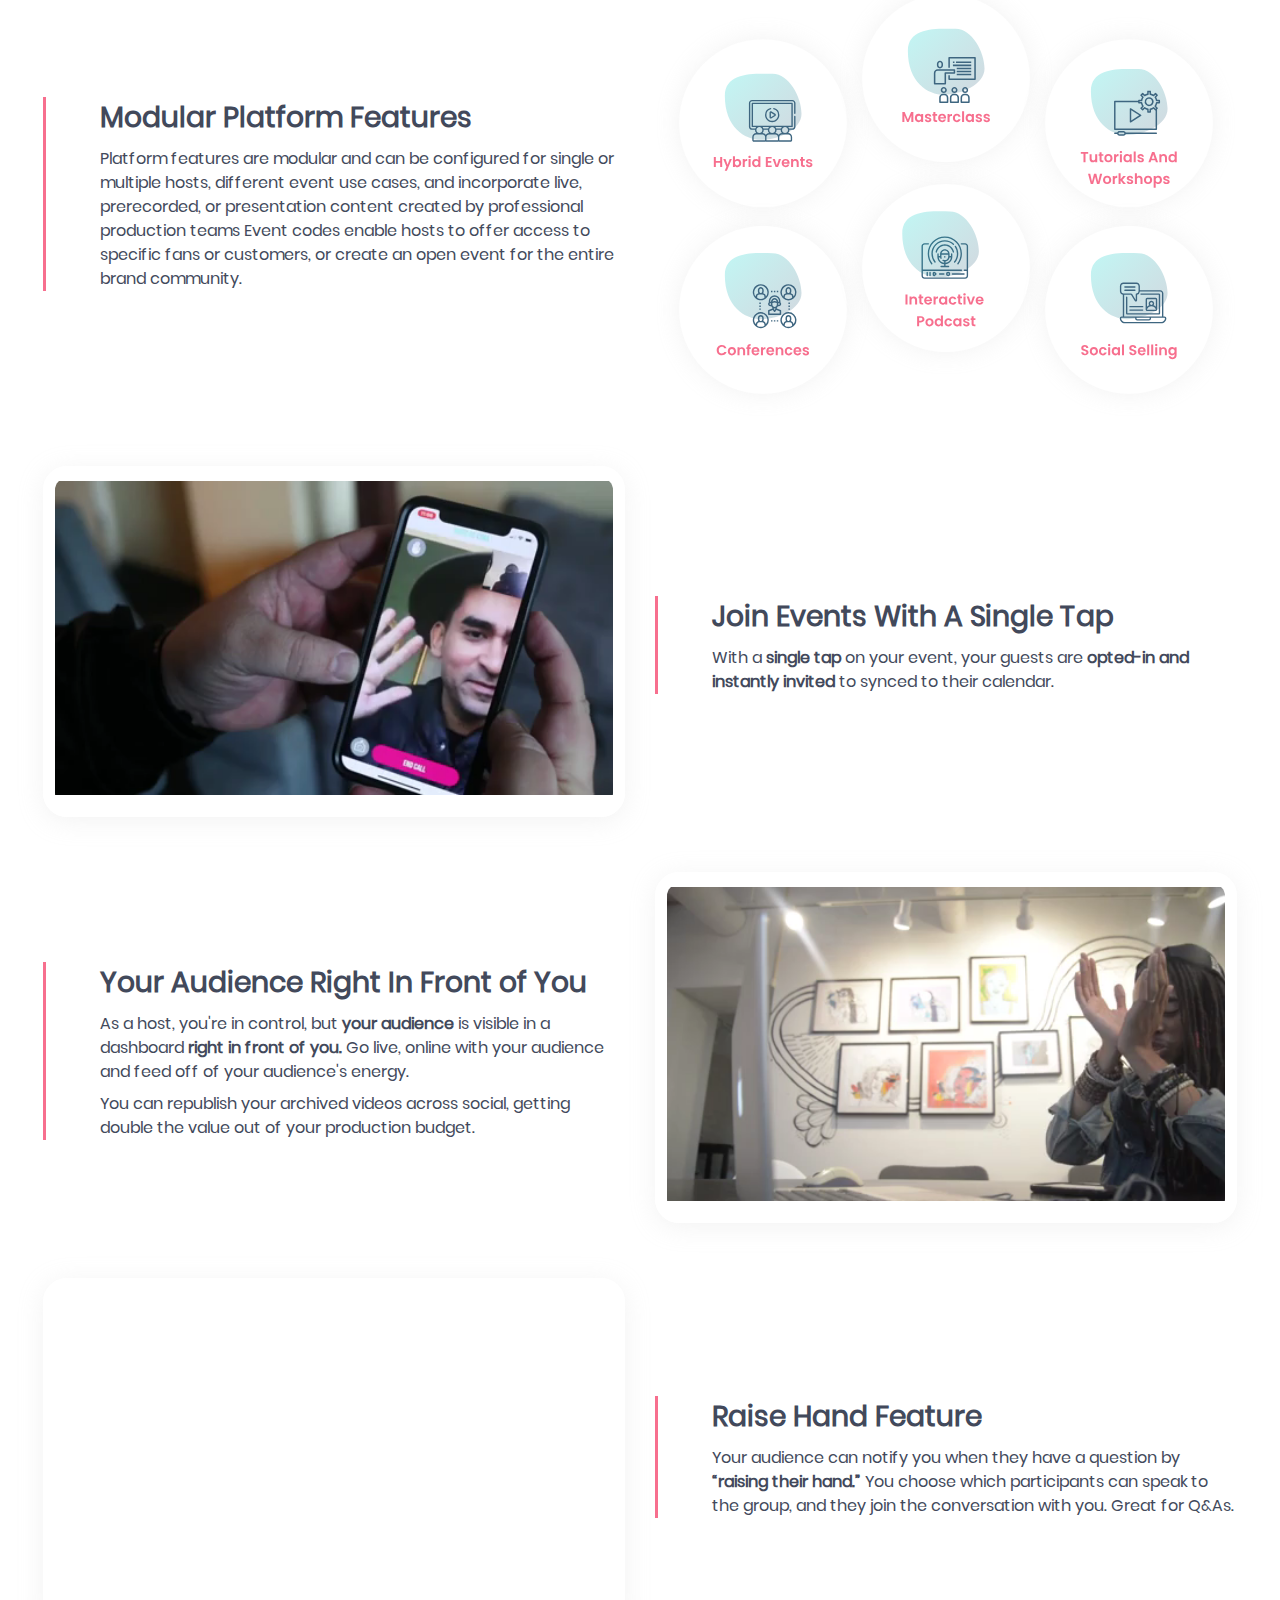
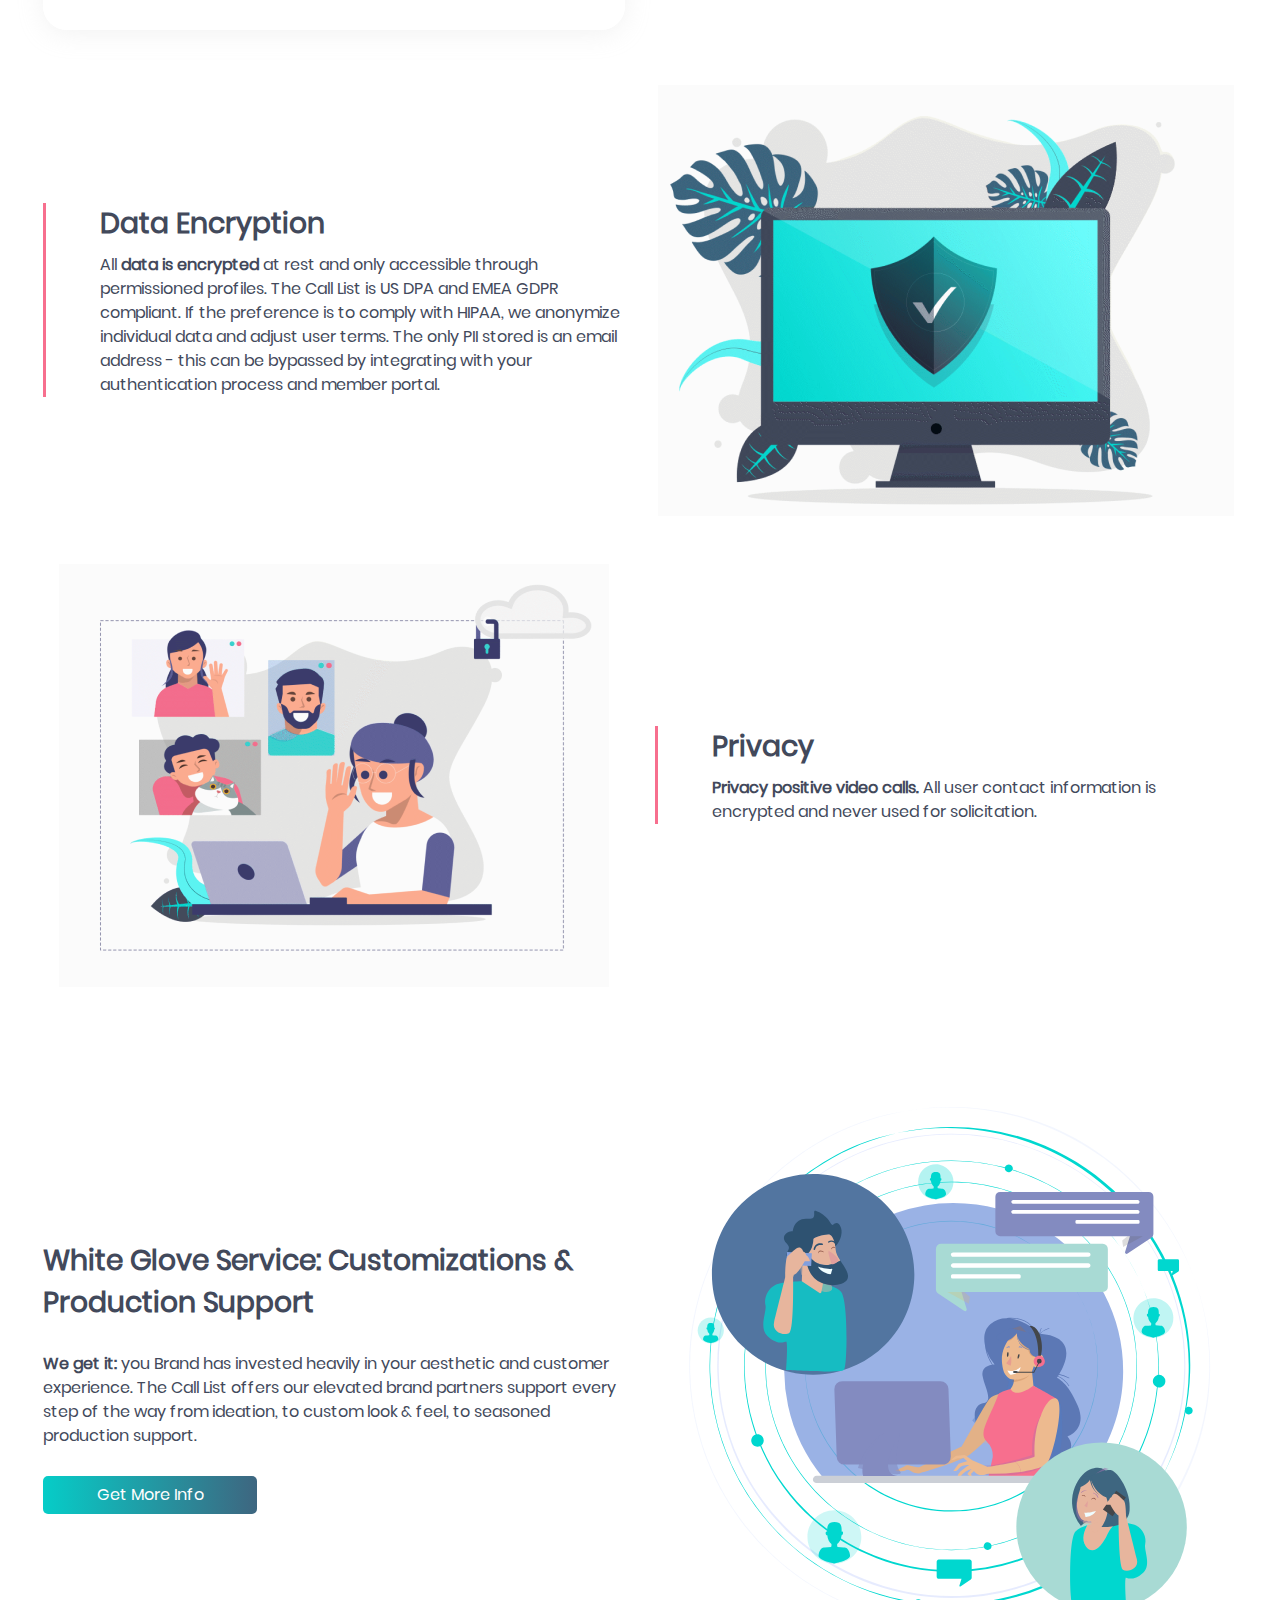
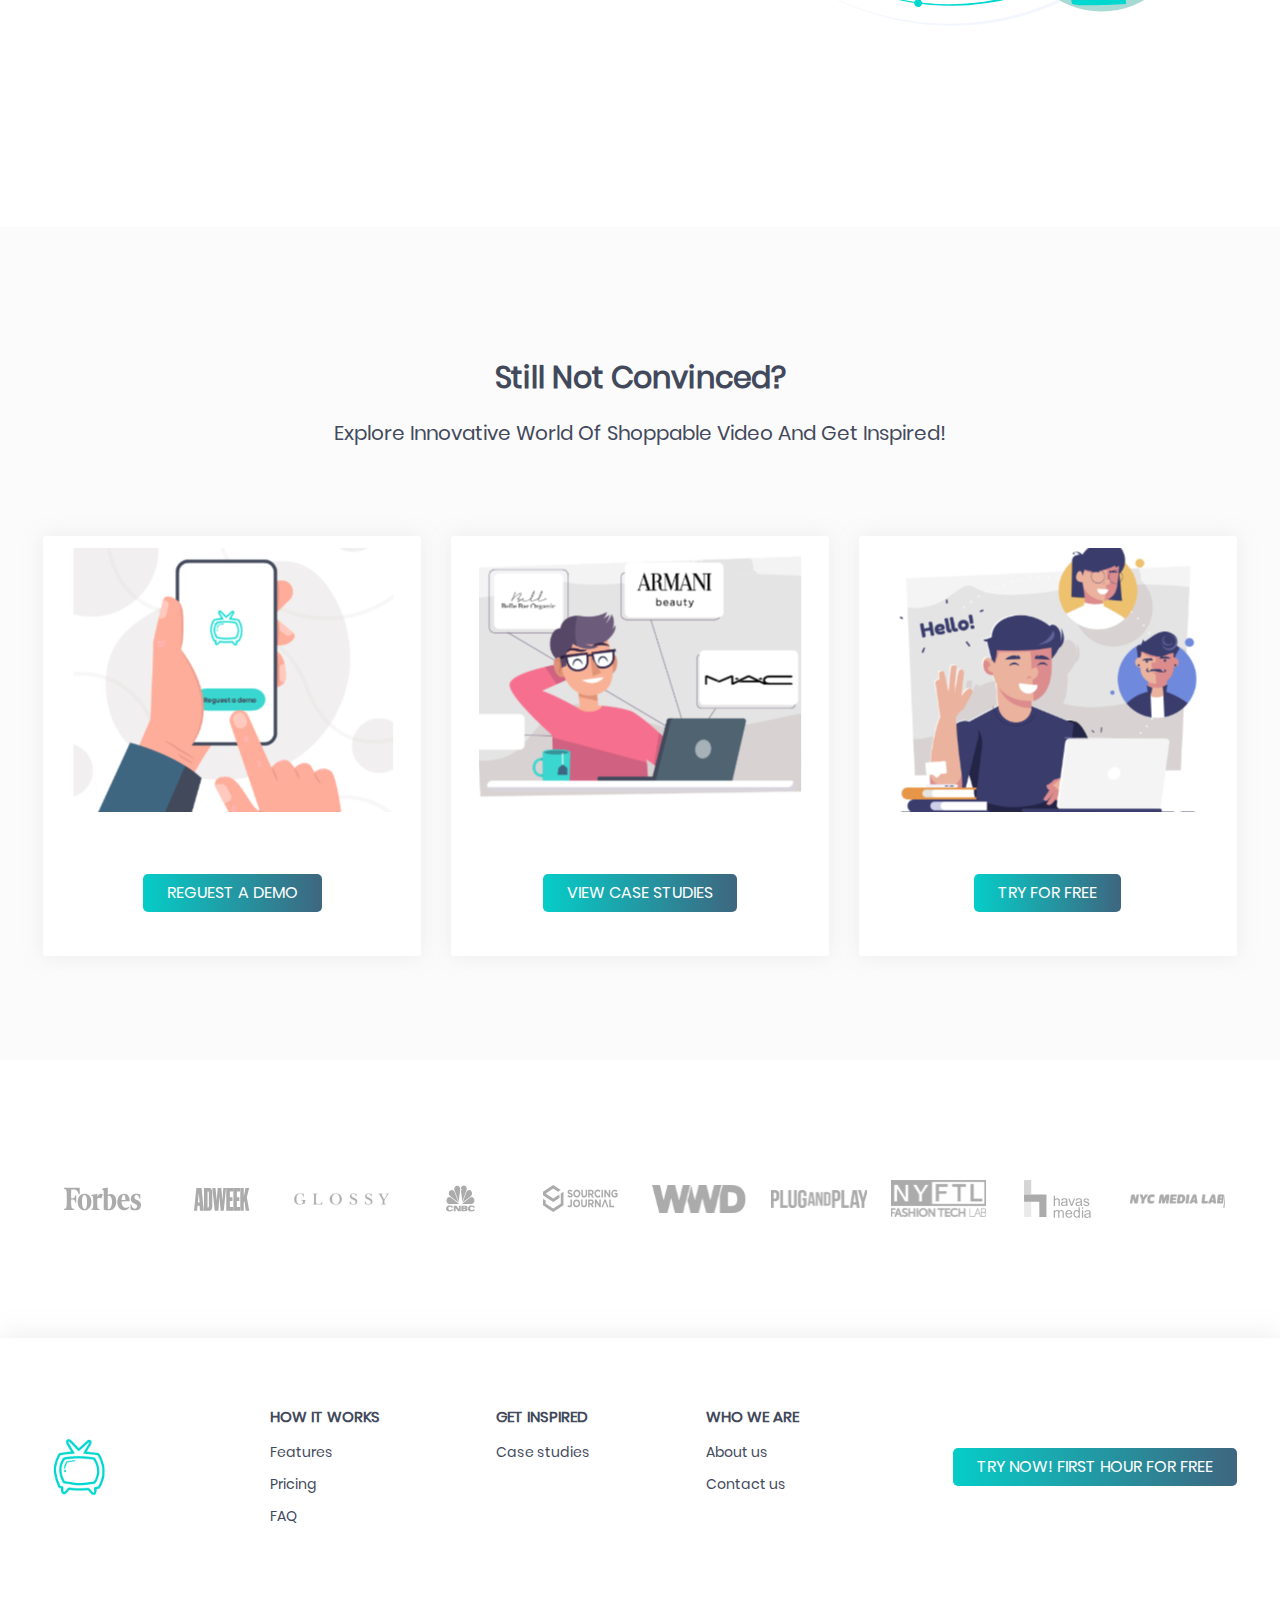
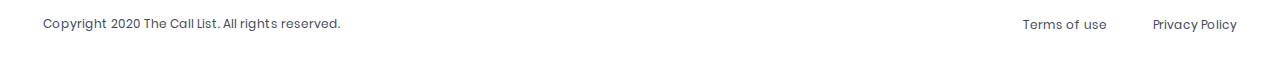
<file: features.html>
<!doctype html>
<html lang="en">
<head>
  <meta charset="utf-8">
<meta http-equiv="X-UA-Compatible" content="IE=edge">
<title>The Call List</title>

<meta name="apple-mobile-web-app-status-bar-style" content="black-translucent">
<meta name="viewport"
      content="width=device-width, user-scalable=no, initial-scale=1.0, maximum-scale=1.0, minimum-scale=1.0">
<meta name="description" content="This is an example of a meta description.">
<meta name="keywords" content="Starter, developers, technology">
<link rel="shortcut icon" href="images/favicons/favicon.ico" type="image/x-icon">
<link rel="apple-touch-icon" href="images/favicons/apple-touch-icon.png">
<link rel="apple-touch-icon" sizes="57x57" href="images/favicons/apple-touch-icon-57x57.png">
<link rel="apple-touch-icon" sizes="72x72" href="images/favicons/apple-touch-icon-72x72.png">
<link rel="apple-touch-icon" sizes="76x76" href="images/favicons/apple-touch-icon-76x76.png">
<link rel="apple-touch-icon" sizes="114x114" href="images/favicons/apple-touch-icon-114x114.png">
<link rel="apple-touch-icon" sizes="120x120" href="images/favicons/apple-touch-icon-120x120.png">
<link rel="apple-touch-icon" sizes="144x144" href="images/favicons/apple-touch-icon-144x144.png">
<link rel="apple-touch-icon" sizes="180x180" href="images/favicons/apple-touch-icon-180x180.png">

<link rel="stylesheet" href="https://unpkg.com/swiper/swiper-bundle.min.css">

<link rel="stylesheet" href="styles/main.min.css">

</head>
<body>
<div id="header">
  <div class="container">

    <div class="content">
      <a href="#" class="link menu-button">
        <i class="icon icon-burger"></i>
      </a>

      <h1 class="logo">
        <a href="index.html">
          <img src="svg/logo.svg" alt="Call List" class="logo-icon">
        </a>
      </h1>

      <nav class="navigation">
        <ul class="links">
          <li>
            <a href="features.html">How it works</a>
          </li>
          <li>
            <a href="case-studies.html">Get inspired</a>
          </li>
          <li>
            <a href="pricing.html">Pricing</a>
          </li>
          <li class="login-link">
            <a href="https://app.thecalllist.com/" class="link link-secondary">Login</a>
          </li>
          <li class="demo-link">
            <a href="https://calendly.com/thecalllist" class="link link-primary">Request A Demo</a>
          </li>
        </ul>
      </nav>

      <button type="button" class="btn user-button">
        <i class="icon icon-person"></i>
      </button>
    </div>

  </div>
</div>

<div class="sidemenu-wrapper" id="nav-sidemenu">
  <div class="sidemenu sidemenu-left">
    <header>
      <div class="logo-wrapper">
        <h1 class="logo">
          <a href="index.html">
            <img src="images/logo.png" alt="Call List" class="logo-icon">
          </a>
        </h1>
      </div>
      <button class="btn close-button" type="button">
        <i class="icon icon-close"></i>
      </button>
    </header>

    <div class="content">
      <nav class="menu">
        <ul>
          <li>
            <a href="index.html">How it works</a>
          </li>
          <li>
            <a href="#">Get inspired</a>
          </li>
          <li>
            <a href="#">Who We are</a>
          </li>
        </ul>
      </nav>

    </div>

  </div>

  <div
    class="sidemenu-overlay">
  </div>
</div>

<div class="sidemenu-wrapper" id="user-sidemenu">
  <div class="sidemenu sidemenu-right">
    <header>
      <div class="logo-wrapper">
        <h1 class="logo">
          <a href="index.html">
            <img src="images/logo.png" alt="Call List" class="logo-icon">
          </a>
        </h1>
      </div>
      <button class="btn close-button" type="button">
        <i class="icon icon-close"></i>
      </button>
    </header>

    <div class="content">
      <nav class="menu">
        <ul>
          <li class="nav-button">
            <a href="#" class="link link-secondary">Login</a>
          </li>
          <li class="nav-button">
            <a href="https://calendly.com/thecalllist" class="link link-primary">Request A Demo</a>
          </li>
        </ul>
      </nav>

    </div>

  </div>

  <div
    class="sidemenu-overlay">
  </div>
</div>



<div class="features-page">
  <div class="breadcrumbs-block">
  <div class="container">
    <ul class="breadcrumb-navigation">
      <li>
        <a href="index.html">Home</a>
        <i class="icon icon-arrow-right"></i>
      </li>
      <li>
        <a href="#">How it works</a>
        <i class="icon icon-arrow-right"></i>
      </li>
      <li class="current-page">
        <a href="#">Features</a>
      </li>
    </ul>
  </div>
</div>

  <div
  class="banner-section">
  <div class="container">
    <div class="section-title-wrapper">
      <h2 class="section-title">
        The Call List helps cultivate community and grow your business.
      </h2>
    </div>

    <ul class="row steps-list">
      <li class="col-md-6 col-lg-4">
        <div class="step">
          <h3 class="step-title">
            1: Create Brand Account
          </h3>
          <div class="step-image">
            <img src="images/step-1.png" alt="Step 1">
          </div>
        </div>
      </li>
      <li class="col-md-6 col-lg-4">
        <div class="step">
          <h3 class="step-title">
            2: Customize Your Plugin
          </h3>
          <div class="step-image">
            <img src="images/step-2.png" alt="Step 2">
          </div>
        </div>
      </li>
      <li class="col-md-6 col-lg-4">
        <div class="step">
          <h3 class="step-title">
            3: Add TCL Plugin to your brand’s site
          </h3>
          <div class="step-image">
            <img src="images/step-3.png" alt="Step 3">
          </div>
        </div>
      </li>
    </ul>

<!--    <ul class="row build-variants">-->
<!--      <li class="col-md-6">-->
<!--        <h3 class="variant-title">-->
<!--          Plan to customize CSS?-->
<!--        </h3>-->
<!--        <a href="#" class="link link-secondary">-->
<!--          Checkout our stylesheet guide-->
<!--        </a>-->
<!--      </li>-->
<!--      <li class="col-md-6">-->
<!--        <h3 class="variant-title">-->
<!--          Want to add plugin to iframe?-->
<!--        </h3>-->
<!--        <a href="#" class="link link-secondary">-->
<!--          We’ve got a guide for that-->
<!--        </a>-->
<!--      </li>-->
<!--    </ul>-->
  </div>
</div>

  <div class="shopping-experience-section">
  <div class="container">
<!--    <div class="section-title-wrapper">-->
<!--      <h2 class="section-title">-->
<!--        Connect with your audience and share products to be shopped in realtime-->
<!--      </h2>-->
<!--      <h3 class="section-subtitle">-->
<!--        Hosts can share products via our Shopup feature or via shopify integration for your audience to add to their-->
<!--        carts. Checkout is handled via your brand's existing e-commerce platform. TCL never takes a cut of sales and we-->
<!--        don't charge a conversion fee.-->
<!--      </h3>-->
<!--    </div>-->
    <div class="row align-items-center">
      <div class="col-md-6 col-lg-5">
        <div class="section-content">
          <h3 class="content-title">
            Connect with your audience and share products to be shopped in realtime
          </h3>
          <p>
            Hosts can share products via our Shopup feature or via shopify integration for your audience to add to their
            carts. Checkout is handled via your brand's existing e-commerce platform. TCL never takes a cut of sales and
            we don't charge a conversion fee.
          </p>
        </div>
      </div>
      <div class="col-md-6 offset-lg-1">
        <div class="video-wrapper">
          <iframe width="560" height="315"
                  src="https://www.youtube.com/embed/CerMicNJBio?version=3&autoplay=1&controls=0&&showinfo=0&loop=1&mute=1&playlist=CerMicNJBio"
                  frameborder="0"
                  allow="accelerometer; autoplay; clipboard-write; encrypted-media; gyroscope; picture-in-picture"
                  allowfullscreen></iframe>
        </div>
      </div>
    </div>

    <div class="shopping-features">
      <ul class="row">
        <li class="col-md-6">
          <div class="feature-item">
            <div class="feature-image">
              <img src="svg/add-to-cart.svg" alt="Add to cart">
            </div>
            <div class="feature-content">
              <h4 class="feature-title">Save to Cart</h4>
              <p>
                Throughout the event, drop down featured products to allow quests to save them to cart
              </p>
            </div>
          </div>
        </li>
        <li class="col-md-6">
          <div class="feature-item">
            <div class="feature-image">
              <img src="svg/shopping-bag.svg" alt="Shopping bag">
            </div>
            <div class="feature-content">
              <h4 class="feature-title">Check-out</h4>
              <p>
                At the event conclusion, quests can check out with an integrated frictionless purchase experience
              </p>
            </div>
          </div>
        </li>
      </ul>
    </div>
  </div>
</div>

  <div class="section-title-wrapper">
  <div class="container">
    <h2 class="section-title">
      Engage. Motivate. Educate. Inform. Entertain.
      <br>
      Everything is under your control.
    </h2>
  </div>
</div>

  <div class="feature-section">
  <div class="container">
    <div class="row align-items-center">
      <div class="col-md-6">
        <div class="feature-content">
          <h2 class="feature-title">
            Modular Platform Features
          </h2>
          <p>
            Platform features are modular and can be configured for single
            or multiple hosts, different event use cases, and incorporate live, prerecorded, or presentation content
            created
            by professional production teams Event codes enable hosts to offer access to specific fans or customers, or
            create
            an open event for the entire brand community.
          </p>
        </div>
      </div>
      <div class="col-md-6">
        <div class="image-wrapper">
          <img src="svg/modular-platform-features.svg" alt="Features">
        </div>
      </div>
    </div>

  </div>
</div>

  <div class="feature-section">
  <div class="container">
    <div class="row align-items-center flex-md-row-reverse">
      <div class="col-md-6">
        <div class="feature-content">
          <h2 class="feature-title">
            Join Events With A Single Tap
          </h2>
          <p>
            With a <strong>single tap</strong> on your event, your guests are <strong>opted-in and instantly
            invited</strong> to synced to their calendar.
          </p>
        </div>
      </div>
      <div class="col-md-6">
        <div class="video-wrapper">
          <video autoplay loop muted>
            <source src="video/Audience GIF-original.mp4" type="video/mp4">
            Your browser does not support the video tag.
          </video>
        </div>
      </div>
    </div>

  </div>
</div>

  <div class="feature-section">
  <div class="container">
    <div class="row align-items-center">
      <div class="col-md-6">
        <div class="feature-content">
          <h2 class="feature-title">
            Your Audience Right In Front of You
          </h2>
          <p>
            As a host, you're in control, but <strong>your audience</strong> is visible in a dashboard <strong>right in
            front of you.</strong> Go live,
            online with your audience and feed off of your audience's energy.
          </p>

          <p>
            You can republish your archived videos across social,
            getting double the value out of your production budget.
          </p>
        </div>
      </div>
      <div class="col-md-6">
        <div class="video-wrapper">
          <video autoplay loop muted>
            <source src="video/Hiphop GIF-original.mp4" type="video/mp4">
            Your browser does not support the video tag.
          </video>
        </div>
      </div>
    </div>
  </div>
</div>

  <div class="feature-section">
  <div class="container">
    <div class="row align-items-center flex-md-row-reverse">
      <div class="col-md-6">
        <div class="feature-content">
          <h2 class="feature-title">
            Raise Hand Feature
          </h2>
          <p>
            Your audience can notify you when they have a question by <strong>“raising their hand.”</strong> You choose
            which
            participants
            can speak to the group, and they join the conversation with you. Great for Q&As.
          </p>
        </div>
      </div>
      <div class="col-md-6">
        <div class="video-wrapper">
          <iframe width="560" height="315" src="https://www.youtube.com/embed/LB9aDYYS-y4?version=3&autoplay=1&controls=0&&showinfo=0&loop=1&mute=1&playlist=LB9aDYYS-y4" frameborder="0"
                  allow="accelerometer; autoplay; clipboard-write; encrypted-media; gyroscope; picture-in-picture"
                  allowfullscreen></iframe>
        </div>
      </div>
    </div>
  </div>
</div>




  <div class="feature-section">
  <div class="container">
    <div class="row align-items-center">
      <div class="col-md-6">
        <div class="feature-content">
          <h2 class="feature-title">
            Data Encryption
          </h2>
          <p>
            All <strong>data is encrypted</strong> at rest and only accessible through permissioned profiles. The Call List is US DPA and
            EMEA GDPR compliant. If the preference is to comply with HIPAA, we anonymize individual data and adjust user
            terms. The only PII stored is an email address - this can be bypassed by integrating with your
            authentication process and member portal.
          </p>
        </div>
      </div>
      <div class="col-md-6">
        <div class="image-wrapper">
          <img src="images/data-encryption.png" alt="Data Encryption">
        </div>
      </div>
    </div>
  </div>
</div>

  <div class="feature-section">
  <div class="container">
    <div class="row align-items-center flex-md-row-reverse">
      <div class="col-md-6">
        <div class="feature-content">
          <h2 class="feature-title">
            Privacy
          </h2>
          <p>
            <strong>Privacy positive video calls.</strong> All user contact information is encrypted and never used for
            solicitation.
          </p>
        </div>
      </div>
      <div class="col-md-6">
        <div class="image-wrapper">
          <img src="images/privacy.png" alt="Privacy">
        </div>
      </div>
    </div>
  </div>
</div>

  <div class="support-section">
  <div class="container">
    <div class="row align-items-center">
      <div class="col-md-6">
        <div class="support-content">
          <h2 class="support-title">
            White Glove Service: Customizations & Production Support
          </h2>
          <p>
            <strong>We get it:</strong> you Brand has invested heavily in your aesthetic and customer experience. The
            Call List offers
            our elevated brand partners support every step of the way from ideation, to custom look & feel, to seasoned
            production support.
          </p>
          <div class="section-actions">
            <a href="https://calendly.com/thecalllist" class="link link-primary">
              Get More Info
            </a>
          </div>
        </div>
      </div>
      <div class="col-md-6">
        <div class="image-wrapper">
          <img src="svg/support.svg" alt="Support">
        </div>
      </div>
    </div>
  </div>
</div>

  <div class="explore-section">
  <div class="container">
    <div class="section-title-wrapper">
      <h2 class="section-title">
        Still not convinced?
      </h2>
      <h3 class="section-subtitle">
        Explore innovative world of shoppable video and get inspired!
      </h3>
    </div>
    <ul class="row explore-list">
      <li class="col-md-6 col-lg-4">
        <div class="explore-card">
          <div class="card-image">
            <img src="svg/explore-1.svg" alt="Demo">
          </div>
          <a href="https://calendly.com/thecalllist" class="link link-primary">
            Reguest a demo
          </a>
        </div>
      </li>
      <li class="col-md-6 col-lg-4">
        <div class="explore-card">
          <div class="card-image">
            <img src="svg/explore-2.svg" alt="Studies">
          </div>
          <a href="#" class="link link-primary">
            View case studies
          </a>
        </div>
      </li>
      <li class="col-md-6 col-lg-4">
        <div class="explore-card">
          <div class="card-image">
            <img src="svg/explore-3.svg" alt="Try Free">
          </div>
          <a href="https://app.thecalllist.com/" class="link link-primary">
            Try for free
          </a>
        </div>
      </li>
    </ul>
  </div>
</div>

</div>

<div class="partners-section">
  <div class="container">
    <ul class="partners-list">
      <li>
        <img src="svg/partners/forbes.svg" alt="Forbes">
      </li>
      <li>
        <img src="svg/partners/adweek.svg" alt="adweek">
      </li>
      <li>
        <img src="svg/partners/glossy.svg" alt="glossy">
      </li>
      <li>
        <img src="svg/partners/cnbc.svg" alt="cnbc">
      </li>
      <li>
        <img src="svg/partners/sourcing-journal.svg" alt="sourcing">
      </li>
      <li>
        <img src="svg/partners/WWD.svg" alt="WWD">
      </li>
      <li>
        <img src="svg/partners/plug-and-play.svg" alt="pnp">
      </li>
      <li>
        <img src="svg/partners/nyftl.svg" alt="NYFTL">
      </li>
      <li>
        <img src="svg/partners/havas-media.svg" alt="Havas Media">
      </li>
      <li>
        <img src="svg/partners/NYCML.svg" alt="nyc media lab">
      </li>
    </ul>
  </div>
</div>

<div id="footer">
  <div class="container">

    <div class="content">
      <h1 class="logo">
        <a href="index.html">
          <img src="svg/logo.svg" alt="Call List" class="logo-icon">
        </a>
      </h1>

      <div class="footer-actions actions-mobile">
        <a href="#" class="link link-primary">
          Try Now!First hour for free
        </a>
      </div>

      <ul class="footer-links">
        <li class="links-group">
          <h2 class="links-title">HOW IT WORKS</h2>
          <ul>
            <li>
              <a href="features.html">
                Features
              </a>
            </li>
            <li>
              <a href="pricing.html">
                Pricing
              </a>
            </li>
            <li>
              <a href="pricing.html#faq">
                FAQ
              </a>
            </li>
          </ul>
        </li>
        <li class="links-group">
          <h2 class="links-title">GET INSPIRED</h2>
          <ul>
            <li>
              <a href="case-studies.html">
                Case studies
              </a>
            </li>
          </ul>
        </li>
        <li class="links-group">
          <h2 class="links-title">WHO WE ARE</h2>
          <ul>
            <li>
              <a href="#">
                About us
              </a>
            </li>
            <li>
              <a href="mailto:amanda@thecalllist.com">
                Contact us
              </a>
            </li>
          </ul>
        </li>
      </ul>

      <div class="footer-actions actions-desktop">
        <a href="https://app.thecalllist.com/" class="link link-primary">
          Try Now! First hour for free
        </a>
      </div>
    </div>

    <div class="copyright">
      <h2 class="copyright-title">
        Copyright 2020 The Call List. All rights reserved.
      </h2>
      <ul class="copyright-links">
        <li>
          <a href="#">Terms of use</a>
        </li>
        <li>
          <a href="#">Privacy Policy</a>
        </li>
      </ul>
    </div>
  </div>
</div>


<script src="https://unpkg.com/swiper/swiper-bundle.min.js"></script>

<script type='text/javascript' src="js/main.min.js"></script>


</body>
</html>
</file>
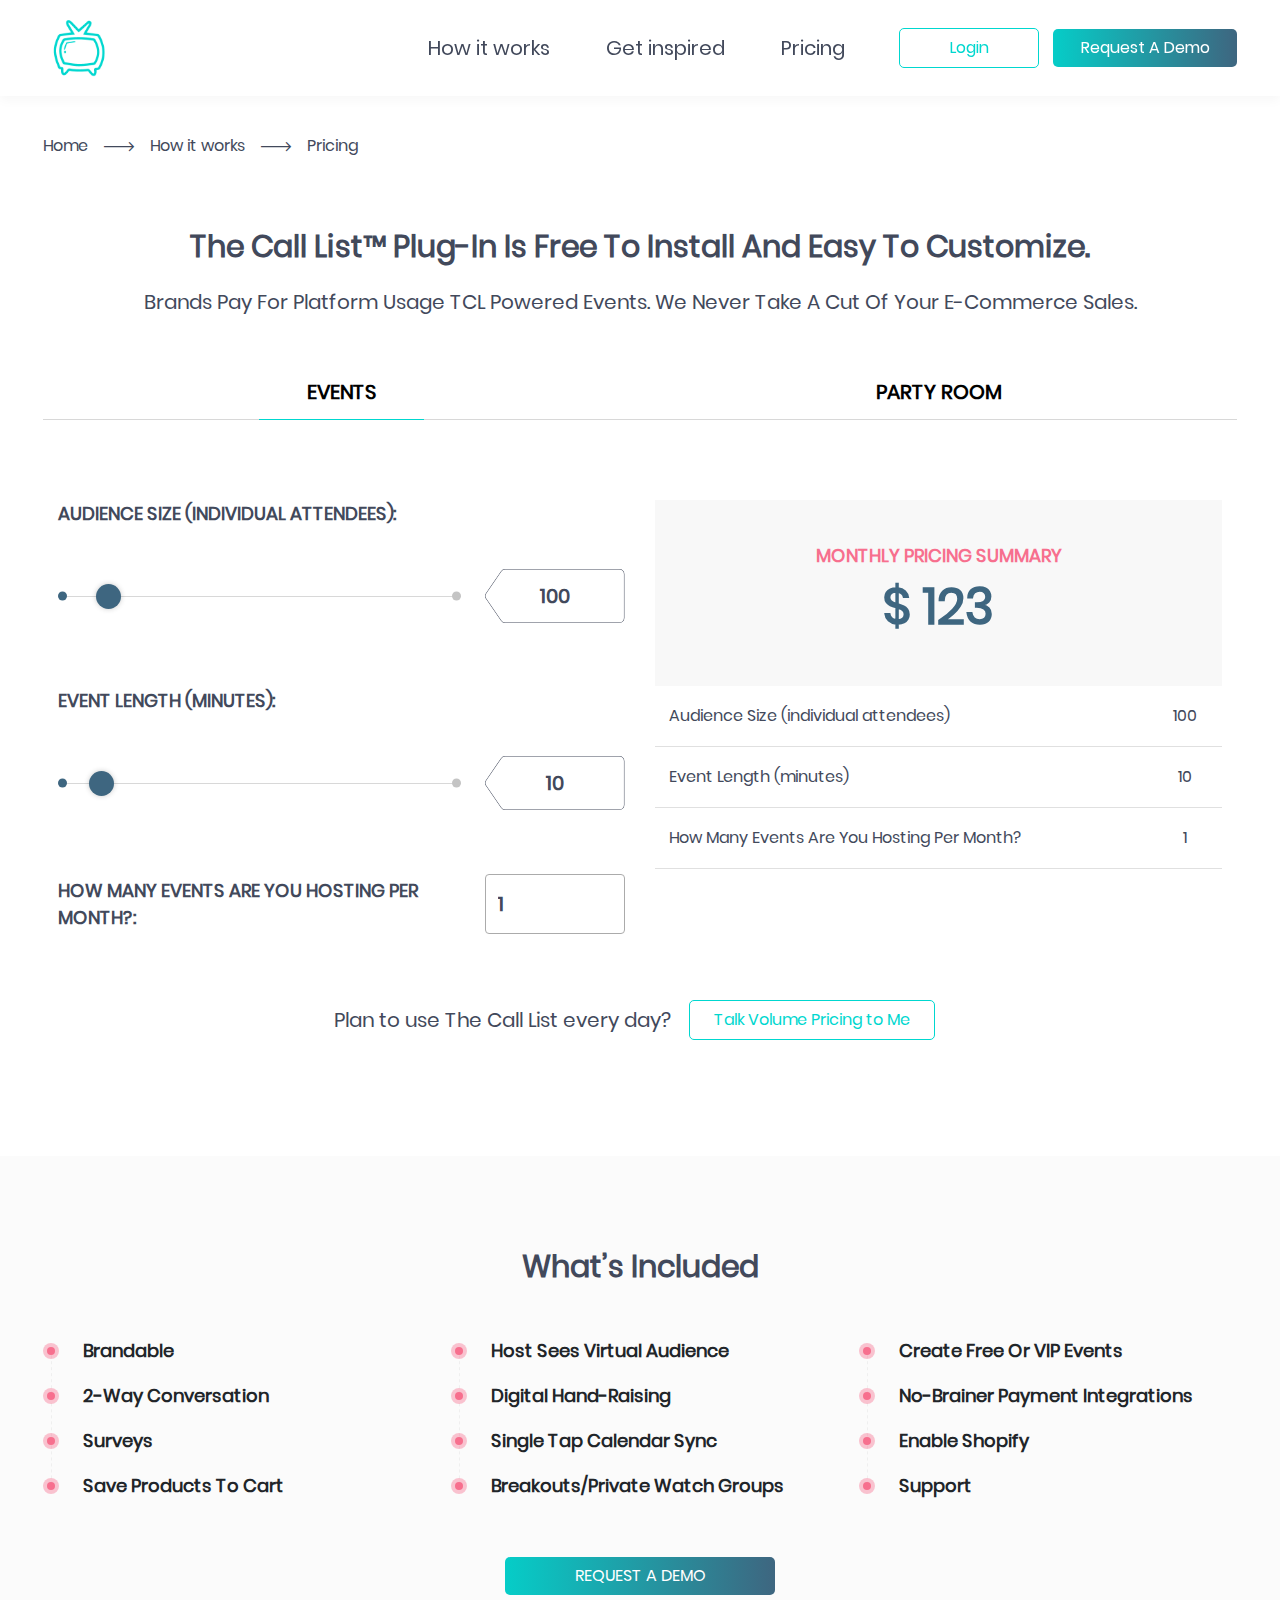
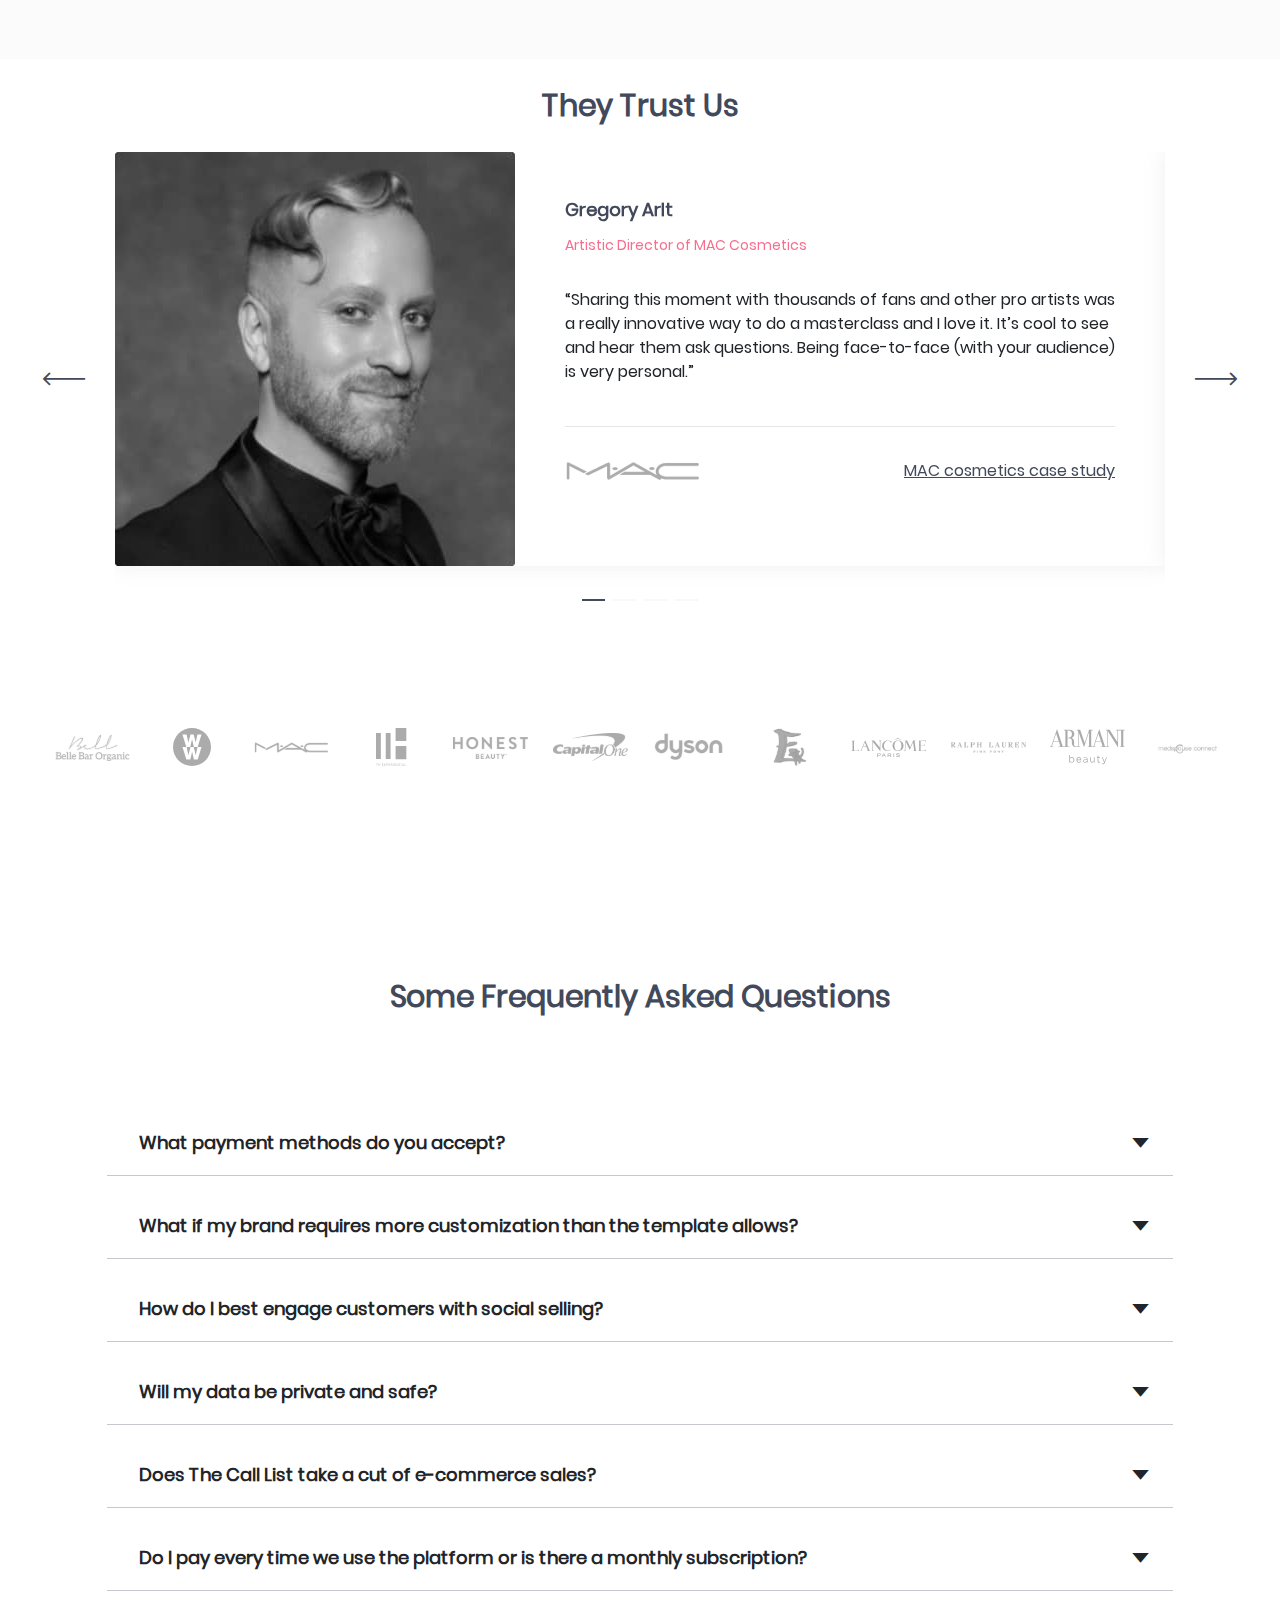
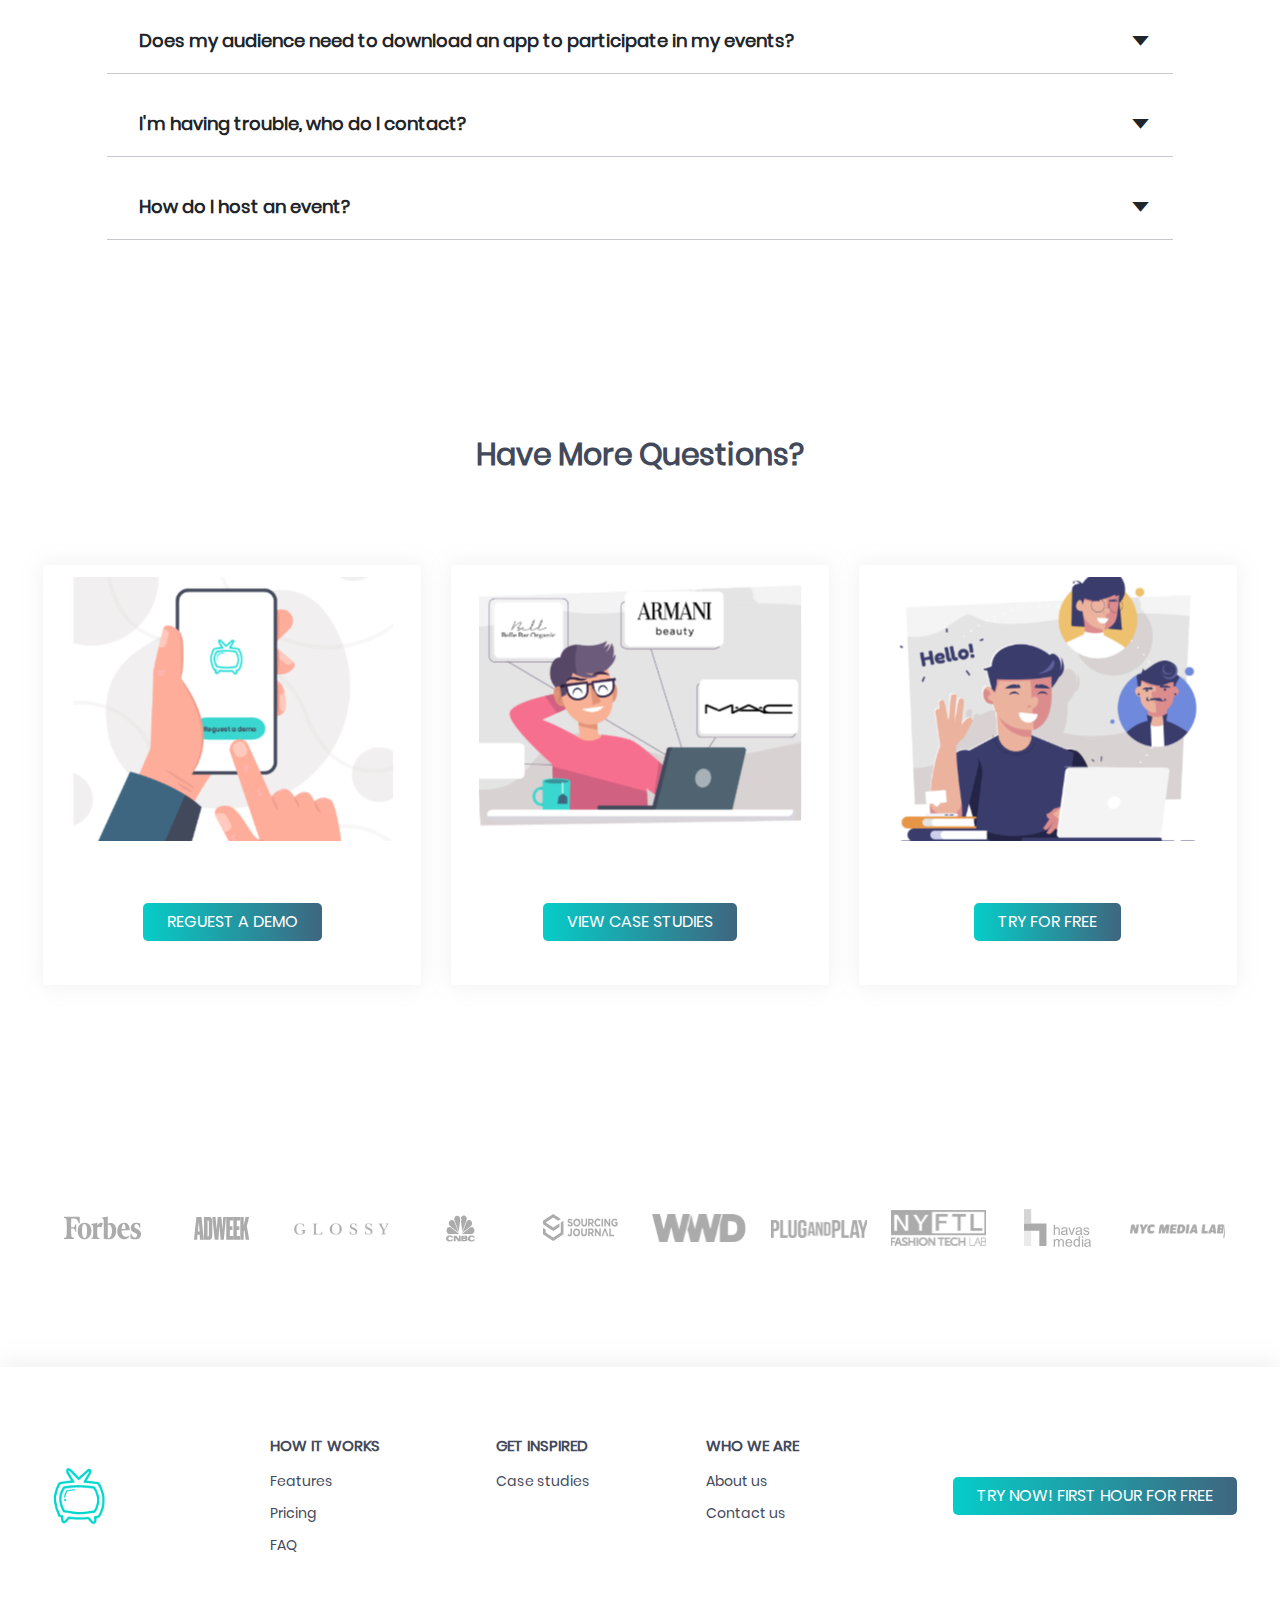
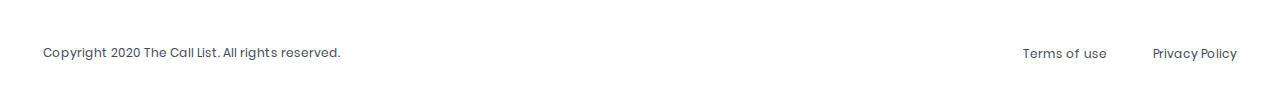
<file: pricing.html>
<!doctype html>
<html lang="en">
<head>
  <meta charset="utf-8">
<meta http-equiv="X-UA-Compatible" content="IE=edge">
<title>The Call List</title>

<meta name="apple-mobile-web-app-status-bar-style" content="black-translucent">
<meta name="viewport"
      content="width=device-width, user-scalable=no, initial-scale=1.0, maximum-scale=1.0, minimum-scale=1.0">
<meta name="description" content="This is an example of a meta description.">
<meta name="keywords" content="Starter, developers, technology">
<link rel="shortcut icon" href="images/favicons/favicon.ico" type="image/x-icon">
<link rel="apple-touch-icon" href="images/favicons/apple-touch-icon.png">
<link rel="apple-touch-icon" sizes="57x57" href="images/favicons/apple-touch-icon-57x57.png">
<link rel="apple-touch-icon" sizes="72x72" href="images/favicons/apple-touch-icon-72x72.png">
<link rel="apple-touch-icon" sizes="76x76" href="images/favicons/apple-touch-icon-76x76.png">
<link rel="apple-touch-icon" sizes="114x114" href="images/favicons/apple-touch-icon-114x114.png">
<link rel="apple-touch-icon" sizes="120x120" href="images/favicons/apple-touch-icon-120x120.png">
<link rel="apple-touch-icon" sizes="144x144" href="images/favicons/apple-touch-icon-144x144.png">
<link rel="apple-touch-icon" sizes="180x180" href="images/favicons/apple-touch-icon-180x180.png">

<link rel="stylesheet" href="https://unpkg.com/swiper/swiper-bundle.min.css">

<link rel="stylesheet" href="styles/main.min.css">

</head>
<body>
<div id="header">
  <div class="container">

    <div class="content">
      <a href="#" class="link menu-button">
        <i class="icon icon-burger"></i>
      </a>

      <h1 class="logo">
        <a href="index.html">
          <img src="svg/logo.svg" alt="Call List" class="logo-icon">
        </a>
      </h1>

      <nav class="navigation">
        <ul class="links">
          <li>
            <a href="features.html">How it works</a>
          </li>
          <li>
            <a href="case-studies.html">Get inspired</a>
          </li>
          <li>
            <a href="pricing.html">Pricing</a>
          </li>
          <li class="login-link">
            <a href="https://app.thecalllist.com/" class="link link-secondary">Login</a>
          </li>
          <li class="demo-link">
            <a href="https://calendly.com/thecalllist" class="link link-primary">Request A Demo</a>
          </li>
        </ul>
      </nav>

      <button type="button" class="btn user-button">
        <i class="icon icon-person"></i>
      </button>
    </div>

  </div>
</div>

<div class="sidemenu-wrapper" id="nav-sidemenu">
  <div class="sidemenu sidemenu-left">
    <header>
      <div class="logo-wrapper">
        <h1 class="logo">
          <a href="index.html">
            <img src="images/logo.png" alt="Call List" class="logo-icon">
          </a>
        </h1>
      </div>
      <button class="btn close-button" type="button">
        <i class="icon icon-close"></i>
      </button>
    </header>

    <div class="content">
      <nav class="menu">
        <ul>
          <li>
            <a href="index.html">How it works</a>
          </li>
          <li>
            <a href="#">Get inspired</a>
          </li>
          <li>
            <a href="#">Who We are</a>
          </li>
        </ul>
      </nav>

    </div>

  </div>

  <div
    class="sidemenu-overlay">
  </div>
</div>

<div class="sidemenu-wrapper" id="user-sidemenu">
  <div class="sidemenu sidemenu-right">
    <header>
      <div class="logo-wrapper">
        <h1 class="logo">
          <a href="index.html">
            <img src="images/logo.png" alt="Call List" class="logo-icon">
          </a>
        </h1>
      </div>
      <button class="btn close-button" type="button">
        <i class="icon icon-close"></i>
      </button>
    </header>

    <div class="content">
      <nav class="menu">
        <ul>
          <li class="nav-button">
            <a href="#" class="link link-secondary">Login</a>
          </li>
          <li class="nav-button">
            <a href="https://calendly.com/thecalllist" class="link link-primary">Request A Demo</a>
          </li>
        </ul>
      </nav>

    </div>

  </div>

  <div
    class="sidemenu-overlay">
  </div>
</div>



<div class="pricing-page">
  <div class="breadcrumbs-block">
  <div class="container">
    <ul class="breadcrumb-navigation">
      <li>
        <a href="index.html">Home</a>
        <i class="icon icon-arrow-right"></i>
      </li>
      <li>
        <a href="#">How it works</a>
        <i class="icon icon-arrow-right"></i>
      </li>
      <li class="current-page">
        <a href="#">Pricing</a>
      </li>
    </ul>
  </div>
</div>

  <div class="section-title-wrapper">
  <div class="container">
    <h2 class="section-title">
      The Call List™ plug-in is free to install and easy to customize.
    </h2>
    <h3 class="section-subtitle">
      Brands pay for platform usage TCL powered events. We never take a cut of your e-commerce sales.
    </h3>
  </div>
</div>

  <div class="pricing-calculator">
  <div class="container">

    <ul class="nav nav-tabs" id="calculatorTabs" role="tablist">
      <li class="nav-item">
        <a class="nav-link active"
           id="events-tab" data-toggle="tab" href="#events" role="tab" aria-controls="events"
           aria-selected="true">Events</a>
      </li>
      <li class="nav-item">
        <a class="nav-link"
           id="party-room-tab" data-toggle="tab" href="#partyRoom" role="tab" aria-controls="party-room"
           aria-selected="false">Party Room</a>
      </li>
    </ul>
    <div class="tab-content" id="calculatorTabsContent">
      <div class="tab-pane fade show active" id="events" role="tabpanel" aria-labelledby="events-tab">
        <div id="eventsSettings">
          <div class="event-settings-section">
  <div class="container">

    <div class="row">
      <div class="col-md-6">
        <div class="event-settings">
          <ul>
            <li>
              <label for="audienceSize">Audience Size (individual attendees):</label>
              <div class="range-setting">
                <input type="range" class="form-control-range" id="audienceSize" min="0" max="1000" value="100">
                <input type="text" class="form-control count-value" placeholder="Size" value="100" min="0" max="1000"
                       id="audienceSizeCount">
              </div>

            </li>
            <li>
              <label for="eventLength">Event Length (minutes):</label>
              <div class="range-setting">
                <input type="range" class="form-control-range" id="eventLength" step="10" min="0" max="120" value="10">

                <input type="text" class="form-control count-value" placeholder="Size" step="10" value="10" min="0"
                       max="120"
                       id="eventLengthCount">
              </div>
            </li>
            <li>
              <div class="form-group number-settings">
                <label for="eventsPerMonth">
                  How Many Events Are You Hosting Per Month?:
                </label>
                <input type="number" class="form-control" min="0" max="1000" value="1" id="eventsPerMonth">
              </div>
            </li>
          </ul>

        </div>
      </div>
      <div class="col-md-6">
        <div class="pricing-card">
          <div class="cart-header">

            <h2 class="pricing-title">
              MONTHLY pricing summary
            </h2>
            <strong class="price">
              $ <span id="priceResult">123</span>
            </strong>
          </div>
          <ul class="price-details-list">
            <li>
              <h3 class="details-text">
                Audience Size (individual attendees)
              </h3>
              <span class="list-item-count" id="audienceSizeResult">100</span>
            </li>
            <li>
              <h3 class="details-text">
                Event Length (minutes)
              </h3>
              <span class="list-item-count" id="eventLengthResult">10</span>
            </li>
            <li>
              <h3 class="details-text">
                How Many Events Are You Hosting Per Month?
              </h3>
              <span class="list-item-count" id="eventsPerMonthResult">1</span>
            </li>
          </ul>
        </div>
      </div>
    </div>

    <div class="settings-description">
      <p>Plan to use The Call List every day?</p>
      <a href="https://calendly.com/thecalllist" class="link link-secondary">
        Talk Volume Pricing to Me
      </a>
    </div>
  </div>
</div>

        </div>
      </div>
      <div class="tab-pane fade" id="partyRoom" role="tabpanel" aria-labelledby="party-room-tab">
        <div id="partyRoomSettings">
          <div class="event-settings-section">
  <div class="container">

    <div class="row">
      <div class="col-md-6">
        <div class="event-settings">
          <ul>
            <li>
              <label for="audienceSize">Audience Size (PARTY ROOM OF UP TO 6 ATTENDEES EACH):</label>
              <div class="range-setting">
                <input type="range" class="form-control-range" id="audienceSize" min="0" max="1000" value="100">
                <input type="text" class="form-control count-value" placeholder="Size" value="100" min="0" max="1000"
                       id="audienceSizeCount">
              </div>

            </li>
            <li>
              <label for="eventLength">Event Length (minutes):</label>
              <div class="range-setting">
                <input type="range" class="form-control-range" id="eventLength" step="10" min="0" max="120" value="10">

                <input type="text" class="form-control count-value" placeholder="Size" step="10" value="10" min="0"
                       max="120"
                       id="eventLengthCount">
              </div>
            </li>
            <li>
              <div class="form-group number-settings">
                <label for="eventsPerMonth">
                  How Many Events Are You Hosting Per Month?:
                </label>
                <input type="number" class="form-control" min="0" max="1000" value="1" id="eventsPerMonth">
              </div>
            </li>
          </ul>

        </div>
      </div>
      <div class="col-md-6">
        <div class="pricing-card">
          <div class="cart-header">

            <h2 class="pricing-title">
              MONTHLY pricing summary
            </h2>
            <strong class="price">
              $ <span id="priceResult">123</span>
            </strong>
          </div>
          <ul class="price-details-list">
            <li>
              <h3 class="details-text">
                Audience Size (individual attendees)
              </h3>
              <span class="list-item-count" id="audienceSizeResult">100</span>
            </li>
            <li>
              <h3 class="details-text">
                Event Length (minutes)
              </h3>
              <span class="list-item-count" id="eventLengthResult">10</span>
            </li>
            <li>
              <h3 class="details-text">
                How Many Events Are You Hosting Per Month?
              </h3>
              <span class="list-item-count" id="eventsPerMonthResult">1</span>
            </li>
          </ul>
        </div>
      </div>
    </div>

    <div class="settings-description">
      <p>Plan to use The Call List every day?</p>
      <a href="https://calendly.com/thecalllist" class="link link-secondary">
        Talk Volume Pricing to Me
      </a>
    </div>
  </div>
</div>

        </div>
      </div>
    </div>
  </div>
</div>

  <div class="includes-section">
  <div class="container">
    <div class="section-title-wrapper">
      <h2 class="section-title">
        What’s included
      </h2>
    </div>
    <div class="section-content">
      <div class="row">
        <div class="col-lg-4">
          <ul class="includes-list">
            <li>
              brandable
            </li>
            <li>
              2-way conversation
            </li>
            <li>
              surveys
            </li>
            <li>
              save products to cart
            </li>
          </ul>
        </div>
        <div class="col-lg-4">
          <ul class="includes-list">
            <li>
              host sees virtual audience
            </li>
            <li>
              digital hand-raising
            </li>
            <li>
              single tap calendar sync
            </li>
            <li>
              breakouts/private watch groups
            </li>
          </ul>
        </div>
        <div class="col-lg-4">
          <ul class="includes-list">
            <li>
              create free or VIP events
            </li>
            <li>
              no-brainer payment integrations
            </li>
            <li>
              enable Shopify
            </li>
            <li>
              support
            </li>
          </ul>
        </div>
      </div>

      <div class="section-actions">
        <a href="#" class="link link-primary">
          Request A Demo
        </a>
      </div>
    </div>
  </div>
</div>

  <div class="customers-slider-section">
  <div class="container">
    <div class="section-title-wrapper">
      <h2 class="section-title">
        They trust us
      </h2>
    </div>

    <div class="customers-slider-wrapper">

      <div class="swiper-container">
        <div class="swiper-wrapper">
          <div class="swiper-slide">
            <div class="customer-card">
              <div class="customer-image">
                <img src="images/gregory.jpg" alt="Gregory Arlt">
              </div>

              <div class="custom-info">
                <h3 class="customer-name">
                  Gregory Arlt
                </h3>
                <h4 class="customer-position">
                  Artistic Director of MAC Cosmetics
                </h4>
                <div class="review-text">
                  “Sharing this moment with thousands of fans and other pro artists was a really innovative way to do a
                  masterclass and I love it.
                  It’s cool to see and hear them ask questions. Being face-to-face (with your audience) is very
                  personal.”
                </div>
                <div class="study-info">
                  <div class="study-partner">
                    <img src="svg/partners/mac.svg" alt="Belle Bar">
                  </div>
                  <a href="#" class="study-link">MAC cosmetics case study</a>
                </div>
              </div>
            </div>

          </div>
          <div class="swiper-slide">
            <div class="customer-card">
              <div class="customer-image">
                <img src="images/tiana.jpg" alt="Tiana Bell">
              </div>

              <div class="custom-info">
                <h3 class="customer-name">
                  Tiana Bell
                </h3>
                <h4 class="customer-position">
                  Co-founder Belle Bar Organic
                </h4>
                <div class="review-text">
                  “ The onboarding takes 5 mins. It’s really fast! Now I can set events up really really quickly, which
                  is
                  a
                  win! As a founder I am so busy, and software that takes a lot of time to learn just doesn’t work for
                  me.
                  The
                  fact that the onboarding is so fast means I can use TCL longterm and often.”
                </div>
                <div class="study-info">
                  <div class="study-partner">
                    <img src="svg/partners/belle-bar.svg" alt="Belle Bar">
                  </div>
                  <a href="#" class="study-link">Belle Bar Organic case study</a>
                </div>
              </div>
            </div>

          </div>
          <div class="swiper-slide">
            <div class="customer-card">
              <div class="customer-image">
                <img src="images/Mvstermind.jpg" alt="Mvstermind">
              </div>

              <div class="custom-info">
                <h3 class="customer-name">
                  Mvstermind
                </h3>
                <h4 class="customer-position">
                  Hip-hop Artist
                </h4>
                <div class="review-text">
                  “We’re already practicing social distancing in public, why must we do it virtually”.
                  “To me, personally, The Call List was the missing element...for the first time we were able to feed
                  off the audience, feel the energy, the smiles, and even if you’re sitting on your couch, you can get…
                  to do almost everything that you could in person. (Minus crowd surfing)
                </div>
                <div class="study-info">
                  <div class="study-partner">
                  </div>
                  <a href="#" class="study-link">Case study</a>
                </div>
              </div>
            </div>

          </div>

          <div class="swiper-slide">
            <div class="customer-card">

              <div class="custom-info text-center">
                <h3 class="customer-name">
                  Additional Learnings/ Feedback
                </h3>
                <h4 class="customer-position">
                  Feedback from a platform client with 12,000+ virtual events a month (under NDA)
                </h4>
                <div class="review-text">
                  “Our community normally meets in person, and in quarantine we’ve tried to incorporate Zoom, but were
                  losing 2/3 people in the funnel to download or entering the codes. The Call List Event platform lives
                  within our member portal, which means no one has to download an app and they can get into
                  an event with just a click. It looks and feels like Facetime, which is more comfortable for our member
                  community, and we can share products for
                  them to add to their personal cart.
                  <strong>It’s been powerful for engagement and conversion.”</strong>
                </div>
                <div class="study-info">
                </div>
              </div>
            </div>

          </div>

        </div>
        <div class="swiper-pagination"></div>
      </div>

      <div class="swiper-arrow-left">
        <i class="icon icon-arrow-left"></i>
      </div>

      <div class="swiper-arrow-right">
        <i class="icon icon-arrow-right"></i>
      </div>
    </div>
  </div>
</div>

  <div class="partners-section">
  <div class="container">
    <ul class="partners-list">
      <li>
        <img src="svg/partners/belle-bar.svg" alt="Belle Bar">
      </li>
      <li>
        <img src="svg/partners/ww.svg" alt="WW">
      </li>
      <li>
        <img src="svg/partners/mac.svg" alt="MAC">
      </li>
      <li>
        <img src="svg/partners/theexperiential.svg" alt="The Experiential">
      </li>
      <li>
        <img src="svg/partners/Honest.svg" alt="Honest Beauty">
      </li>
      <li>
        <img src="svg/partners/CapitalOne.svg" alt="CapitalOne">
      </li>
      <li>
        <img src="svg/partners/Dyson.svg" alt="Dyson">
      </li>
      <li>
        <img src="svg/partners/ETV.svg" alt="ETV">
      </li>
      <li>
        <img src="svg/partners/Lancome.svg" alt="Lancome">
      </li>
      <li>
        <img src="svg/partners/RL_PP.svg" alt="RL">
      </li>
      <li>
        <img src="svg/partners/armani.svg" alt="Armani">
      </li>
      <li>
        <img src="svg/partners/medspouse.svg" alt="Medspouse">
      </li>
    </ul>
  </div>
</div>

  <div class="faq-section" id="faq">
  <div class="container">
    <div class="section-title-wrapper">
      <h2 class="section-title">
        Some Frequently Asked Questions
      </h2>
    </div>
    <div class="faq-list">
      <ul class="accordion">
        <li class="accordion-block">
          <h4 class="accordion-title">
            What payment methods do you accept?
            <i class="icon icon-chevron-down"></i>
          </h4>
          <div class="accordion-content">
            The Call List uses Stripe to accept all major credit and debit cards, as well as ACH bank transfers for
            payment.
          </div>
        </li>

        <li class="accordion-block">
          <h4 class="accordion-title">
            What if my brand requires more customization than the template allows?
            <i class="icon icon-chevron-down"></i>
          </h4>
          <div class="accordion-content">
            The Call List works with our brand partners who desire white glove support to deliver highly customized and
            beautifully branded websites with TCL integration. Please inquire by sending an email to
            callme@thecalllist.com or schedule a demo [link to calendly]
          </div>
        </li>

        <li class="accordion-block">
          <h4 class="accordion-title">
            How do I best engage customers with social selling?
            <i class="icon icon-chevron-down"></i>
          </h4>
          <div class="accordion-content">
            Our resident social selling guru, Jillian Rezo, talks to us about creating compelling content that breaks
            through the social media noise, builds trust and invites your audience to participate in the conversation.
            Check out her tutorial videos here!
          </div>
        </li>

        <li class="accordion-block">
          <h4 class="accordion-title">
            Will my data be private and safe?
            <i class="icon icon-chevron-down"></i>
          </h4>
          <div class="accordion-content">
            Yes. The Call List is compliant with US DPA and EMEA GDPR, and is regularly evaluated by third party
            security firms.
          </div>
        </li>

        <li class="accordion-block">
          <h4 class="accordion-title">
            Does The Call List take a cut of e-commerce sales?
            <i class="icon icon-chevron-down"></i>
          </h4>
          <div class="accordion-content">
            The Call List does not take a cut of e-commerce sales or charge conversion fees. Our partners only pay for
            platform usage.
          </div>
        </li>

        <li class="accordion-block">
          <h4 class="accordion-title">
            Do I pay every time we use the platform or is there a monthly subscription?
            <i class="icon icon-chevron-down"></i>
          </h4>
          <div class="accordion-content">
            The Call List is pay-as-you-go. Have as many or as few virtual events as you'd like. We know your brand
            community will love interacting with you!
          </div>
        </li>

        <li class="accordion-block">
          <h4 class="accordion-title">
            Does my audience need to download an app to participate in my events?
            <i class="icon icon-chevron-down"></i>
          </h4>
          <div class="accordion-content">
            No app necessary! With The Call List™ plugin you can host shoppable video calls directly from your brand's
            website. Which means No app downloads or sending your community to yet another 3rd party platform.
          </div>
        </li>

        <li class="accordion-block">
          <h4 class="accordion-title">
            I'm having trouble, who do I contact?
            <i class="icon icon-chevron-down"></i>
          </h4>
          <div class="accordion-content">
            Shoot us an email at callme@thecalllist.com and describe your problem. We'll get back to you within 24
            hours. If you would like white glove support, please mention it and we can get you setup with designated
            support.
          </div>
        </li>

        <li class="accordion-block">
          <h4 class="accordion-title">
            How do I host an event?
            <i class="icon icon-chevron-down"></i>
          </h4>
          <div class="accordion-content">
            We created a few <a href="https://youtu.be/obeihj2w-ng" target="_blank">short videos</a> to walk through creating and hosting an event.
          </div>
        </li>
      </ul>
    </div>
  </div>
</div>

  <div class="explore-section">
  <div class="container">
    <div class="section-title-wrapper">
      <h2 class="section-title">
        Have more questions?
      </h2>
    </div>
    <ul class="row explore-list">
      <li class="col-md-6 col-lg-4">
        <div class="explore-card">
          <div class="card-image">
            <img src="svg/explore-1.svg" alt="Demo">
          </div>
          <a href="https://calendly.com/thecalllist" class="link link-primary">
            Reguest a demo
          </a>
        </div>
      </li>
      <li class="col-md-6 col-lg-4">
        <div class="explore-card">
          <div class="card-image">
            <img src="svg/explore-2.svg" alt="Studies">
          </div>
          <a href="#" class="link link-primary">
            View case studies
          </a>
        </div>
      </li>
      <li class="col-md-6 col-lg-4">
        <div class="explore-card">
          <div class="card-image">
            <img src="svg/explore-3.svg" alt="Try Free">
          </div>
          <a href="https://app.thecalllist.com/" class="link link-primary">
            Try for free
          </a>
        </div>
      </li>
    </ul>
  </div>
</div>

</div>

<div class="partners-section">
  <div class="container">
    <ul class="partners-list">
      <li>
        <img src="svg/partners/forbes.svg" alt="Forbes">
      </li>
      <li>
        <img src="svg/partners/adweek.svg" alt="adweek">
      </li>
      <li>
        <img src="svg/partners/glossy.svg" alt="glossy">
      </li>
      <li>
        <img src="svg/partners/cnbc.svg" alt="cnbc">
      </li>
      <li>
        <img src="svg/partners/sourcing-journal.svg" alt="sourcing">
      </li>
      <li>
        <img src="svg/partners/WWD.svg" alt="WWD">
      </li>
      <li>
        <img src="svg/partners/plug-and-play.svg" alt="pnp">
      </li>
      <li>
        <img src="svg/partners/nyftl.svg" alt="NYFTL">
      </li>
      <li>
        <img src="svg/partners/havas-media.svg" alt="Havas Media">
      </li>
      <li>
        <img src="svg/partners/NYCML.svg" alt="nyc media lab">
      </li>
    </ul>
  </div>
</div>

<div id="footer">
  <div class="container">

    <div class="content">
      <h1 class="logo">
        <a href="index.html">
          <img src="svg/logo.svg" alt="Call List" class="logo-icon">
        </a>
      </h1>

      <div class="footer-actions actions-mobile">
        <a href="#" class="link link-primary">
          Try Now!First hour for free
        </a>
      </div>

      <ul class="footer-links">
        <li class="links-group">
          <h2 class="links-title">HOW IT WORKS</h2>
          <ul>
            <li>
              <a href="features.html">
                Features
              </a>
            </li>
            <li>
              <a href="pricing.html">
                Pricing
              </a>
            </li>
            <li>
              <a href="pricing.html#faq">
                FAQ
              </a>
            </li>
          </ul>
        </li>
        <li class="links-group">
          <h2 class="links-title">GET INSPIRED</h2>
          <ul>
            <li>
              <a href="case-studies.html">
                Case studies
              </a>
            </li>
          </ul>
        </li>
        <li class="links-group">
          <h2 class="links-title">WHO WE ARE</h2>
          <ul>
            <li>
              <a href="#">
                About us
              </a>
            </li>
            <li>
              <a href="mailto:amanda@thecalllist.com">
                Contact us
              </a>
            </li>
          </ul>
        </li>
      </ul>

      <div class="footer-actions actions-desktop">
        <a href="https://app.thecalllist.com/" class="link link-primary">
          Try Now! First hour for free
        </a>
      </div>
    </div>

    <div class="copyright">
      <h2 class="copyright-title">
        Copyright 2020 The Call List. All rights reserved.
      </h2>
      <ul class="copyright-links">
        <li>
          <a href="#">Terms of use</a>
        </li>
        <li>
          <a href="#">Privacy Policy</a>
        </li>
      </ul>
    </div>
  </div>
</div>


<script src="https://unpkg.com/swiper/swiper-bundle.min.js"></script>

<script type='text/javascript' src="js/main.min.js"></script>


</body>
</html>
</file>
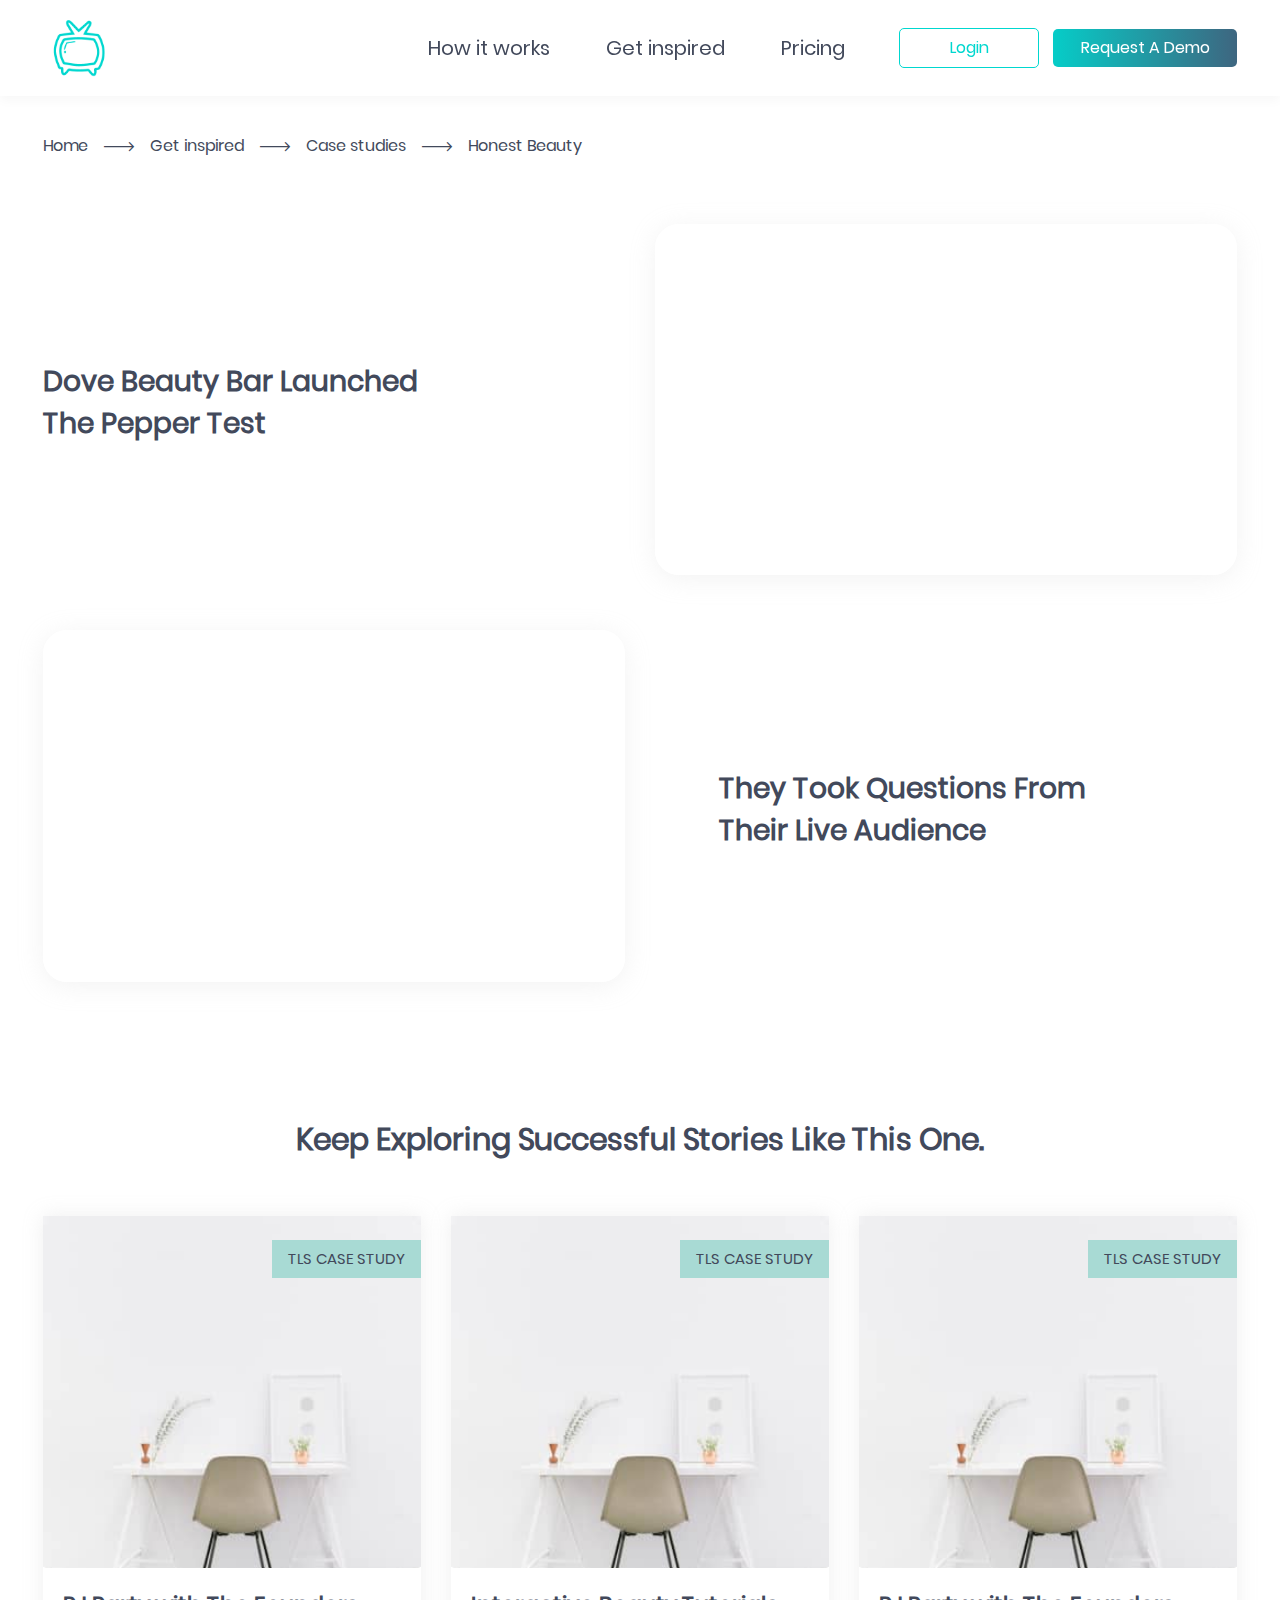
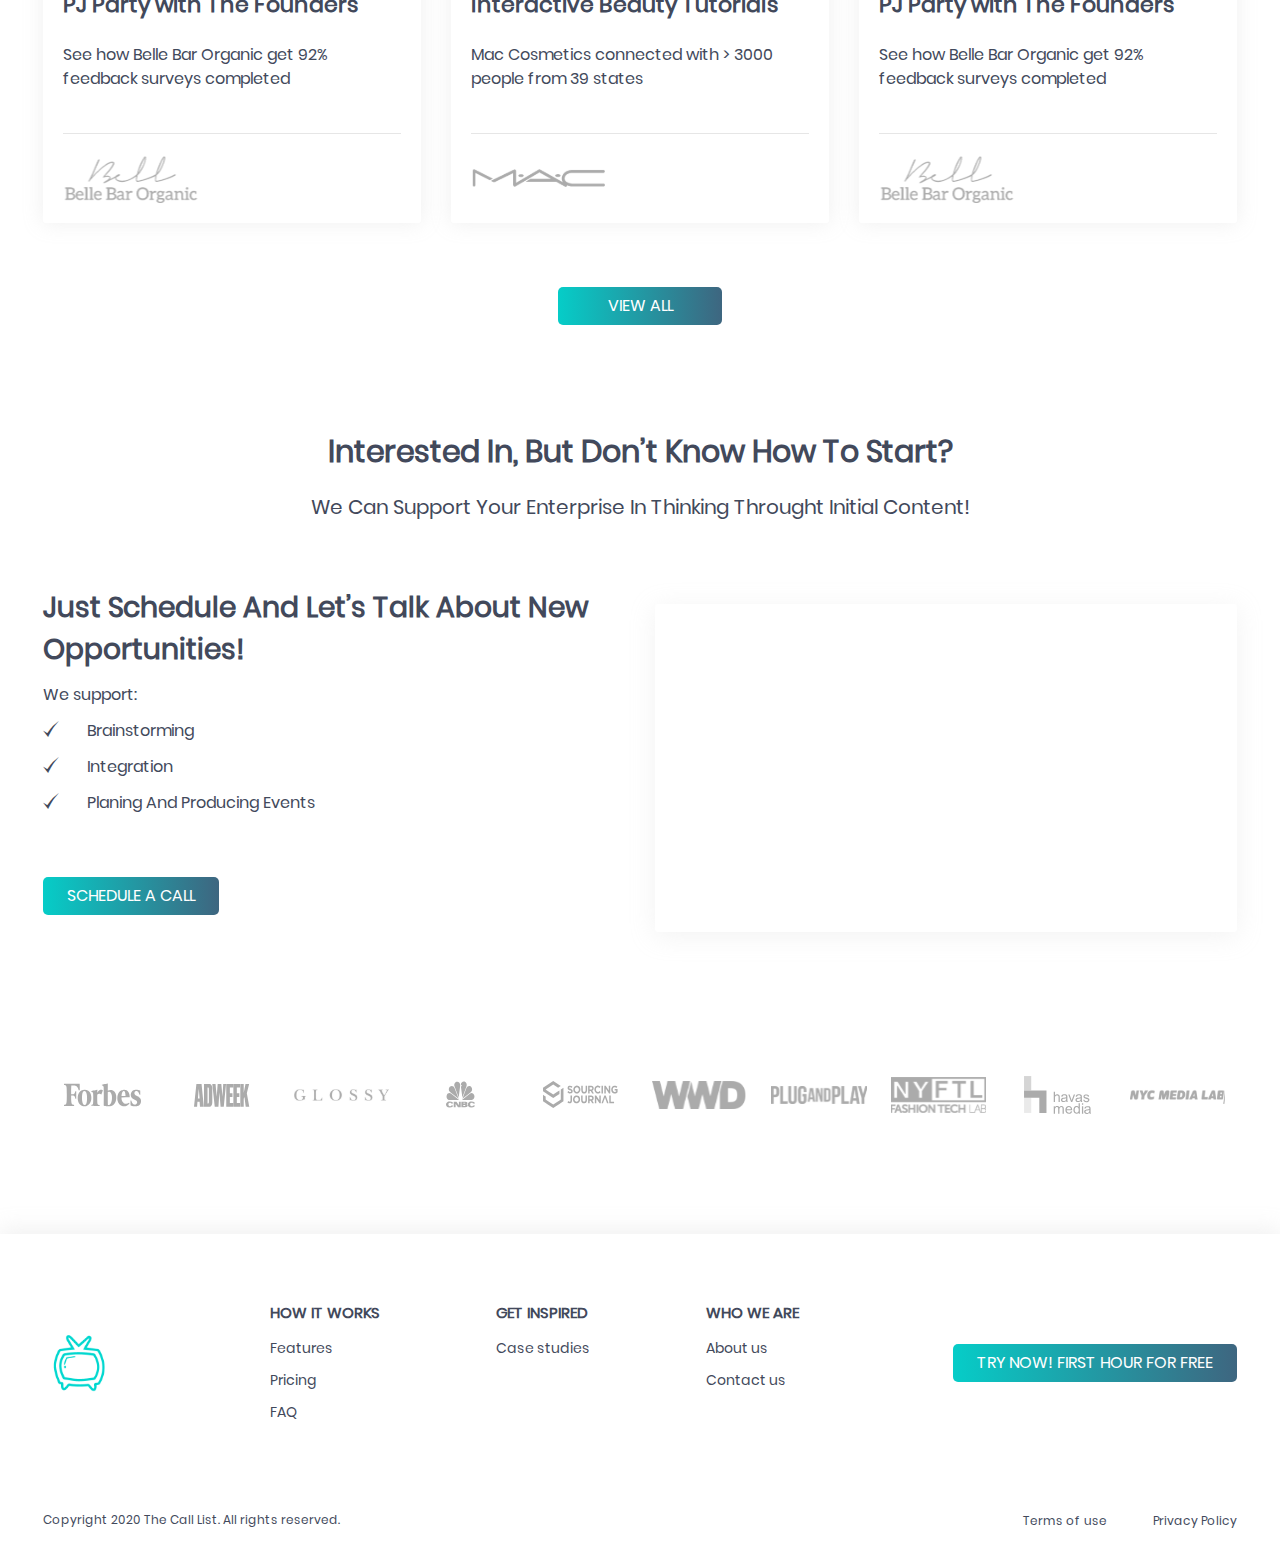
<file: single-case-studies-dove.html>
<!doctype html>
<html lang="en">
<head>
  <meta charset="utf-8">
<meta http-equiv="X-UA-Compatible" content="IE=edge">
<title>The Call List</title>

<meta name="apple-mobile-web-app-status-bar-style" content="black-translucent">
<meta name="viewport"
      content="width=device-width, user-scalable=no, initial-scale=1.0, maximum-scale=1.0, minimum-scale=1.0">
<meta name="description" content="This is an example of a meta description.">
<meta name="keywords" content="Starter, developers, technology">
<link rel="shortcut icon" href="images/favicons/favicon.ico" type="image/x-icon">
<link rel="apple-touch-icon" href="images/favicons/apple-touch-icon.png">
<link rel="apple-touch-icon" sizes="57x57" href="images/favicons/apple-touch-icon-57x57.png">
<link rel="apple-touch-icon" sizes="72x72" href="images/favicons/apple-touch-icon-72x72.png">
<link rel="apple-touch-icon" sizes="76x76" href="images/favicons/apple-touch-icon-76x76.png">
<link rel="apple-touch-icon" sizes="114x114" href="images/favicons/apple-touch-icon-114x114.png">
<link rel="apple-touch-icon" sizes="120x120" href="images/favicons/apple-touch-icon-120x120.png">
<link rel="apple-touch-icon" sizes="144x144" href="images/favicons/apple-touch-icon-144x144.png">
<link rel="apple-touch-icon" sizes="180x180" href="images/favicons/apple-touch-icon-180x180.png">

<link rel="stylesheet" href="https://unpkg.com/swiper/swiper-bundle.min.css">

<link rel="stylesheet" href="styles/main.min.css">

</head>
<body>

<div id="header">
  <div class="container">

    <div class="content">
      <a href="#" class="link menu-button">
        <i class="icon icon-burger"></i>
      </a>

      <h1 class="logo">
        <a href="index.html">
          <img src="svg/logo.svg" alt="Call List" class="logo-icon">
        </a>
      </h1>

      <nav class="navigation">
        <ul class="links">
          <li>
            <a href="features.html">How it works</a>
          </li>
          <li>
            <a href="case-studies.html">Get inspired</a>
          </li>
          <li>
            <a href="pricing.html">Pricing</a>
          </li>
          <li class="login-link">
            <a href="https://app.thecalllist.com/" class="link link-secondary">Login</a>
          </li>
          <li class="demo-link">
            <a href="https://calendly.com/thecalllist" class="link link-primary">Request A Demo</a>
          </li>
        </ul>
      </nav>

      <button type="button" class="btn user-button">
        <i class="icon icon-person"></i>
      </button>
    </div>

  </div>
</div>

<div class="sidemenu-wrapper" id="nav-sidemenu">
  <div class="sidemenu sidemenu-left">
    <header>
      <div class="logo-wrapper">
        <h1 class="logo">
          <a href="index.html">
            <img src="images/logo.png" alt="Call List" class="logo-icon">
          </a>
        </h1>
      </div>
      <button class="btn close-button" type="button">
        <i class="icon icon-close"></i>
      </button>
    </header>

    <div class="content">
      <nav class="menu">
        <ul>
          <li>
            <a href="index.html">How it works</a>
          </li>
          <li>
            <a href="#">Get inspired</a>
          </li>
          <li>
            <a href="#">Who We are</a>
          </li>
        </ul>
      </nav>

    </div>

  </div>

  <div
    class="sidemenu-overlay">
  </div>
</div>

<div class="sidemenu-wrapper" id="user-sidemenu">
  <div class="sidemenu sidemenu-right">
    <header>
      <div class="logo-wrapper">
        <h1 class="logo">
          <a href="index.html">
            <img src="images/logo.png" alt="Call List" class="logo-icon">
          </a>
        </h1>
      </div>
      <button class="btn close-button" type="button">
        <i class="icon icon-close"></i>
      </button>
    </header>

    <div class="content">
      <nav class="menu">
        <ul>
          <li class="nav-button">
            <a href="#" class="link link-secondary">Login</a>
          </li>
          <li class="nav-button">
            <a href="https://calendly.com/thecalllist" class="link link-primary">Request A Demo</a>
          </li>
        </ul>
      </nav>

    </div>

  </div>

  <div
    class="sidemenu-overlay">
  </div>
</div>



<div class="single-case-studies-page">
  <div class="breadcrumbs-block">
  <div class="container">
    <ul class="breadcrumb-navigation">
      <li>
        <a href="index.html">Home</a>
        <i class="icon icon-arrow-right"></i>
      </li>
      <li>
        <a href="#">Get inspired</a>
        <i class="icon icon-arrow-right"></i>
      </li>
      <li>
        <a href="#">Case studies</a>
        <i class="icon icon-arrow-right"></i>
      </li>
      <li class="current-page">
        <a href="#">Honest Beauty</a>
      </li>
    </ul>
  </div>
</div>

  <div
  class="banner-section">
  <div class="container">
    <div class="row align-items-center">

      <div class="col-lg-6">
        <h1 class="section-title">
          Dove Beauty Bar Launched
          <br>
          The Pepper Test
        </h1>
      </div>

      <div class="col-lg-6">
        <div class="video-wrapper">

        </div>
      </div>
    </div>

  </div>
</div>

  <div
  class="banner-section">
  <div class="container">
    <div class="row align-items-center flex-row-reverse">

      <div class="col-lg-6">
        <h1 class="section-title">
          They took questions from
          <br>
          their live audience
        </h1>
      </div>

      <div class="col-lg-6">
        <div class="video-wrapper">
        </div>
      </div>
    </div>

  </div>
</div>

  <div class="studies-section">
  <div class="container">

    <div class="section-title-wrapper">
      <div class="container">
        <h2 class="section-title">
          Keep exploring successful stories like this one.
        </h2>
      </div>
    </div>

    <ul class="row justify-content-center">
      <li class="col-md-6 col-lg-4">
        <div class="study-card">
          <div class="card-image">
            <img src="images/case.jpg" alt="Case">
            <span class="card-badge">
              TLS CASE STUDY
            </span>
          </div>
          <div class="card-content">
            <h3 class="card-title">
              PJ Party with The Founders
            </h3>
            <p class="card-description">
              See how Belle Bar Organic get 92% feedback surveys completed
            </p>
            <div class="study-partner">
              <img src="svg/partners/belle-bar.svg" alt="Belle Bar">
            </div>
          </div>
        </div>
      </li>
      <li class="col-md-6 col-lg-4">
        <div class="study-card">
          <div class="card-image">
            <img src="images/case.jpg" alt="Case">
            <span class="card-badge">
              TLS CASE STUDY
            </span>
          </div>
          <div class="card-content">
            <h3 class="card-title">
              Interactive Beauty Tutorials
            </h3>
            <p class="card-description">
              Mac Cosmetics connected with > 3000 people from 39 states
            </p>
            <div class="study-partner">
              <img src="svg/partners/mac.svg" alt="MAC">
            </div>
          </div>
        </div>
      </li>
      <li class="col-md-6 col-lg-4">
        <div class="study-card">
          <div class="card-image">
            <img src="images/case.jpg" alt="Case">
            <span class="card-badge">
              TLS CASE STUDY
            </span>
          </div>
          <div class="card-content">
            <h3 class="card-title">
              PJ Party with The Founders
            </h3>
            <p class="card-description">
              See how Belle Bar Organic get 92% feedback surveys completed
            </p>
            <div class="study-partner">
              <img src="svg/partners/belle-bar.svg" alt="Belle Bar">
            </div>
          </div>
        </div>
      </li>
    </ul>

    <div class="studies-actions">
      <a href="#" class="link link-primary">
        View All
      </a>
    </div>
  </div>
</div>

  <div class="section-title-wrapper">
  <div class="container">
    <h2 class="section-title text-center">
      Interested in, but don’t know how to start?
    </h2>
    <h3 class="section-subtitle">
      We can support your enterprise in thinking throught initial content!
    </h3>
  </div>
</div>

<div
  class="opportunities-banner">

  <div class="container">

    <div class="row align-items-center">
      <div class="col-lg-6">
        <h1 class="section-title">
          Just schedule and let’s talk about new opportunities!
        </h1>
        <h3 class="section-subtitle">
          We support:
        </h3>
        <ul class="section-list">
          <li>
            <i class="icon icon-checkmark"></i>
            brainstorming
          </li>
          <li>
            <i class="icon icon-checkmark"></i>
            integration
          </li>
          <li>
            <i class="icon icon-checkmark"></i>
            planing and producing events
          </li>
        </ul>
        <div class="section-actions">
          <a href="#" class="link link-primary">
            Schedule a Call
          </a>
        </div>
      </div>

      <div class="col-lg-6">
        <div class="video-wrapper">

        </div>
      </div>
    </div>

  </div>
</div>

</div>

<div class="partners-section">
  <div class="container">
    <ul class="partners-list">
      <li>
        <img src="svg/partners/forbes.svg" alt="Forbes">
      </li>
      <li>
        <img src="svg/partners/adweek.svg" alt="adweek">
      </li>
      <li>
        <img src="svg/partners/glossy.svg" alt="glossy">
      </li>
      <li>
        <img src="svg/partners/cnbc.svg" alt="cnbc">
      </li>
      <li>
        <img src="svg/partners/sourcing-journal.svg" alt="sourcing">
      </li>
      <li>
        <img src="svg/partners/WWD.svg" alt="WWD">
      </li>
      <li>
        <img src="svg/partners/plug-and-play.svg" alt="pnp">
      </li>
      <li>
        <img src="svg/partners/nyftl.svg" alt="NYFTL">
      </li>
      <li>
        <img src="svg/partners/havas-media.svg" alt="Havas Media">
      </li>
      <li>
        <img src="svg/partners/NYCML.svg" alt="nyc media lab">
      </li>
    </ul>
  </div>
</div>

<div id="footer">
  <div class="container">

    <div class="content">
      <h1 class="logo">
        <a href="index.html">
          <img src="svg/logo.svg" alt="Call List" class="logo-icon">
        </a>
      </h1>

      <div class="footer-actions actions-mobile">
        <a href="#" class="link link-primary">
          Try Now!First hour for free
        </a>
      </div>

      <ul class="footer-links">
        <li class="links-group">
          <h2 class="links-title">HOW IT WORKS</h2>
          <ul>
            <li>
              <a href="features.html">
                Features
              </a>
            </li>
            <li>
              <a href="pricing.html">
                Pricing
              </a>
            </li>
            <li>
              <a href="pricing.html#faq">
                FAQ
              </a>
            </li>
          </ul>
        </li>
        <li class="links-group">
          <h2 class="links-title">GET INSPIRED</h2>
          <ul>
            <li>
              <a href="case-studies.html">
                Case studies
              </a>
            </li>
          </ul>
        </li>
        <li class="links-group">
          <h2 class="links-title">WHO WE ARE</h2>
          <ul>
            <li>
              <a href="#">
                About us
              </a>
            </li>
            <li>
              <a href="mailto:amanda@thecalllist.com">
                Contact us
              </a>
            </li>
          </ul>
        </li>
      </ul>

      <div class="footer-actions actions-desktop">
        <a href="https://app.thecalllist.com/" class="link link-primary">
          Try Now! First hour for free
        </a>
      </div>
    </div>

    <div class="copyright">
      <h2 class="copyright-title">
        Copyright 2020 The Call List. All rights reserved.
      </h2>
      <ul class="copyright-links">
        <li>
          <a href="#">Terms of use</a>
        </li>
        <li>
          <a href="#">Privacy Policy</a>
        </li>
      </ul>
    </div>
  </div>
</div>


<script src="https://unpkg.com/swiper/swiper-bundle.min.js"></script>

<script type='text/javascript' src="js/main.min.js"></script>


</body>
</html>
</file>
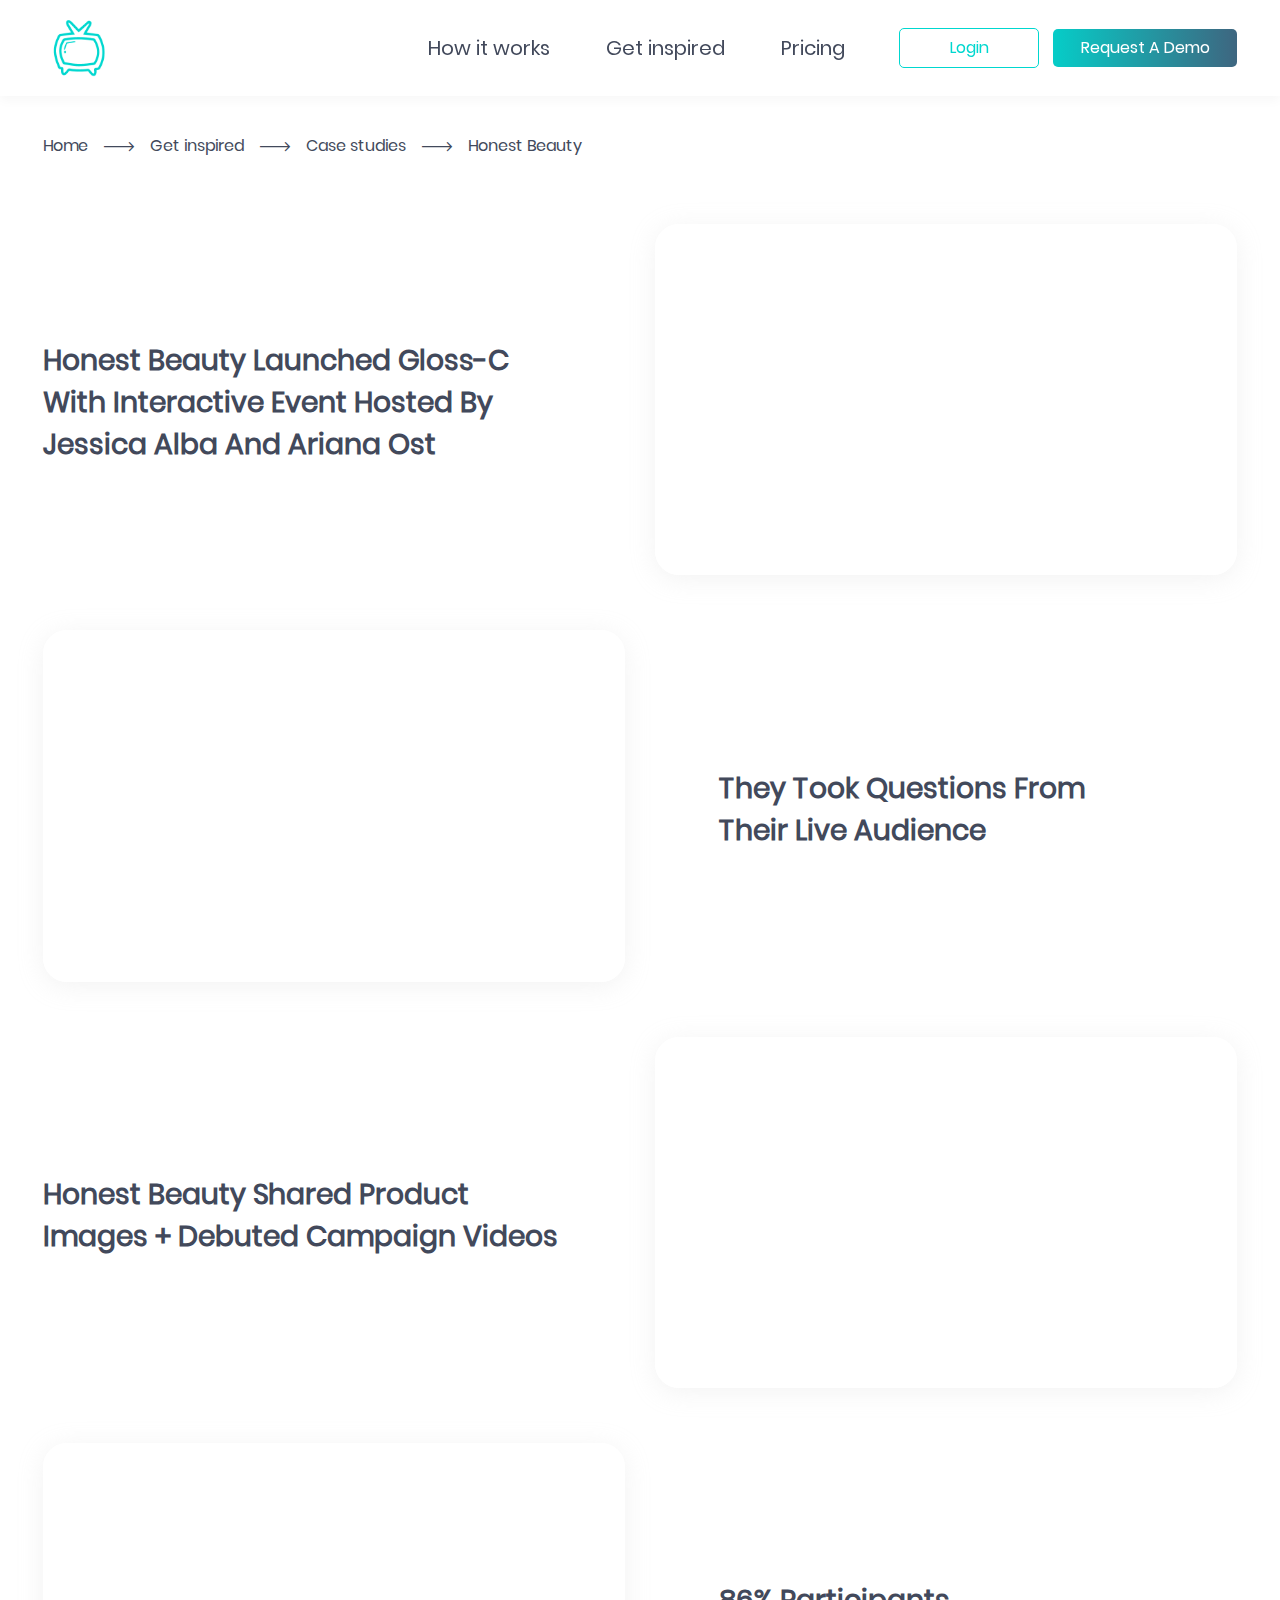
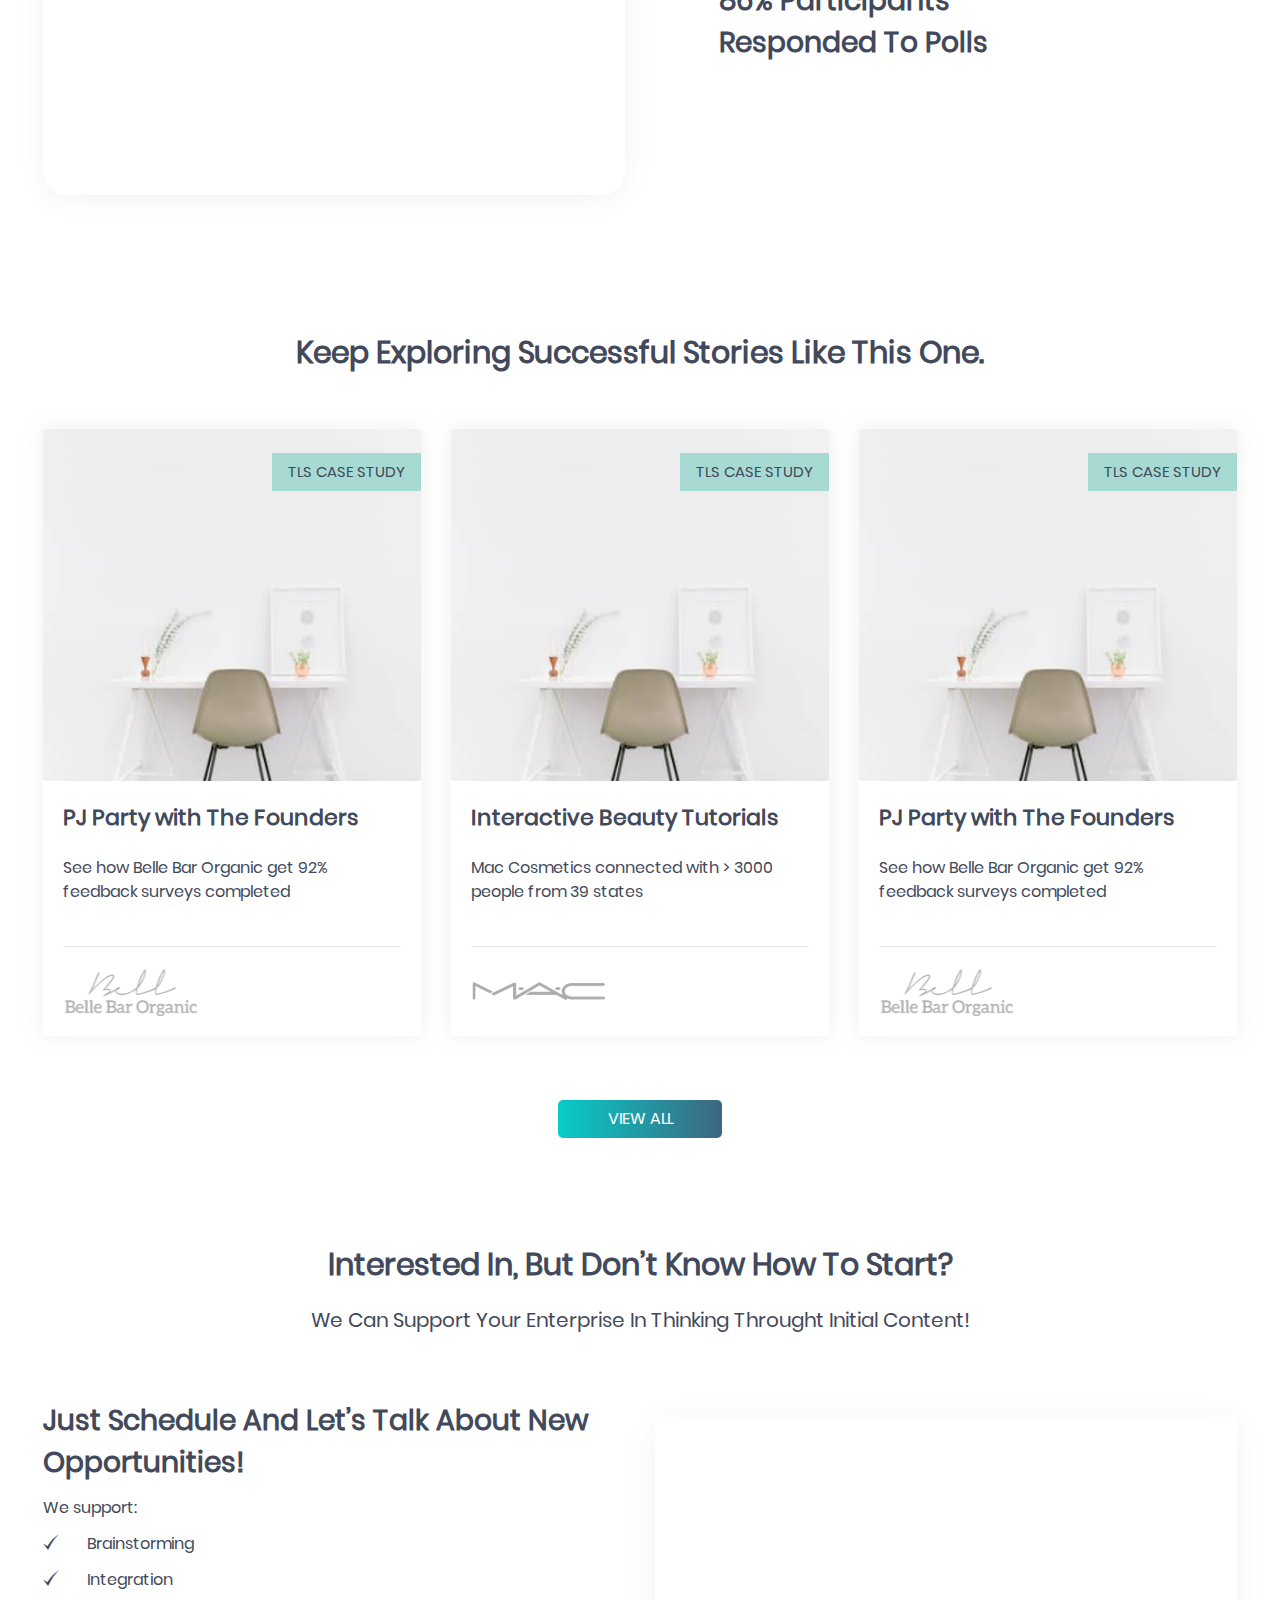
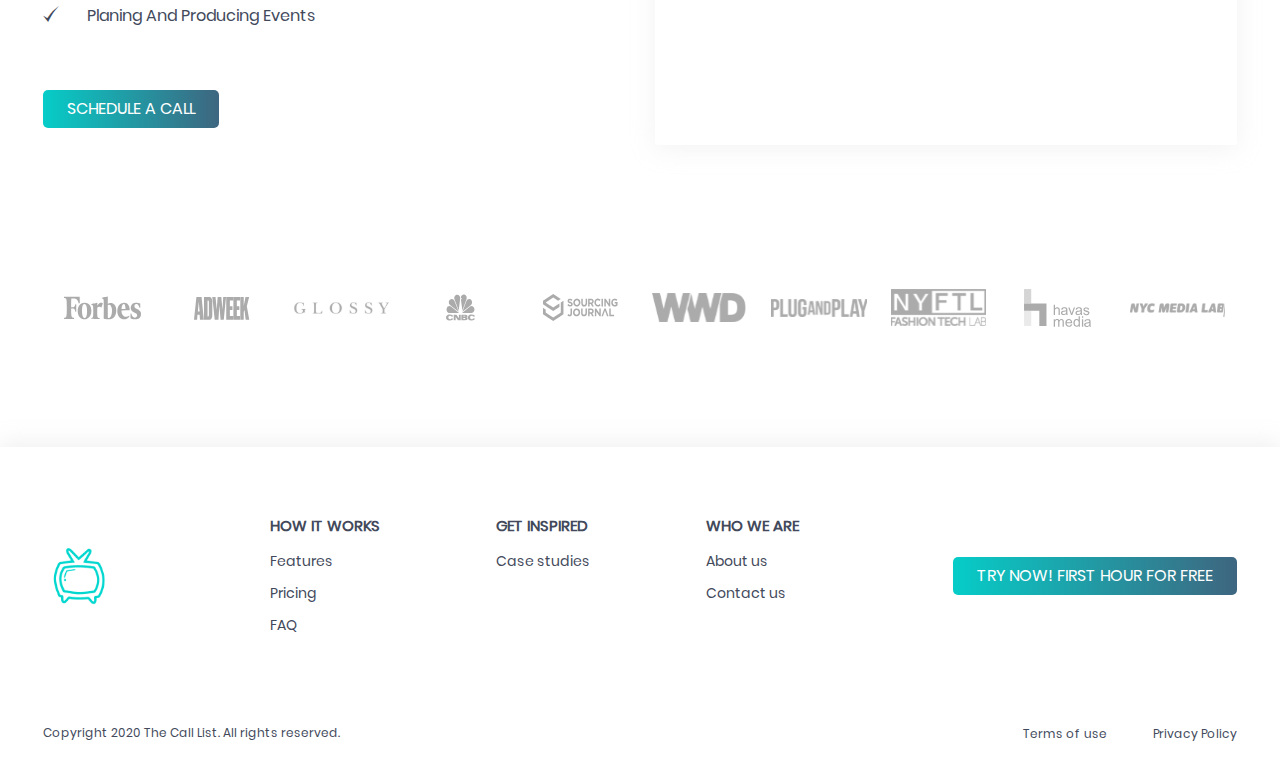
<file: single-case-studies-honest.html>
<!doctype html>
<html lang="en">
<head>
  <meta charset="utf-8">
<meta http-equiv="X-UA-Compatible" content="IE=edge">
<title>The Call List</title>

<meta name="apple-mobile-web-app-status-bar-style" content="black-translucent">
<meta name="viewport"
      content="width=device-width, user-scalable=no, initial-scale=1.0, maximum-scale=1.0, minimum-scale=1.0">
<meta name="description" content="This is an example of a meta description.">
<meta name="keywords" content="Starter, developers, technology">
<link rel="shortcut icon" href="images/favicons/favicon.ico" type="image/x-icon">
<link rel="apple-touch-icon" href="images/favicons/apple-touch-icon.png">
<link rel="apple-touch-icon" sizes="57x57" href="images/favicons/apple-touch-icon-57x57.png">
<link rel="apple-touch-icon" sizes="72x72" href="images/favicons/apple-touch-icon-72x72.png">
<link rel="apple-touch-icon" sizes="76x76" href="images/favicons/apple-touch-icon-76x76.png">
<link rel="apple-touch-icon" sizes="114x114" href="images/favicons/apple-touch-icon-114x114.png">
<link rel="apple-touch-icon" sizes="120x120" href="images/favicons/apple-touch-icon-120x120.png">
<link rel="apple-touch-icon" sizes="144x144" href="images/favicons/apple-touch-icon-144x144.png">
<link rel="apple-touch-icon" sizes="180x180" href="images/favicons/apple-touch-icon-180x180.png">

<link rel="stylesheet" href="https://unpkg.com/swiper/swiper-bundle.min.css">

<link rel="stylesheet" href="styles/main.min.css">

</head>
<body>

<div id="header">
  <div class="container">

    <div class="content">
      <a href="#" class="link menu-button">
        <i class="icon icon-burger"></i>
      </a>

      <h1 class="logo">
        <a href="index.html">
          <img src="svg/logo.svg" alt="Call List" class="logo-icon">
        </a>
      </h1>

      <nav class="navigation">
        <ul class="links">
          <li>
            <a href="features.html">How it works</a>
          </li>
          <li>
            <a href="case-studies.html">Get inspired</a>
          </li>
          <li>
            <a href="pricing.html">Pricing</a>
          </li>
          <li class="login-link">
            <a href="https://app.thecalllist.com/" class="link link-secondary">Login</a>
          </li>
          <li class="demo-link">
            <a href="https://calendly.com/thecalllist" class="link link-primary">Request A Demo</a>
          </li>
        </ul>
      </nav>

      <button type="button" class="btn user-button">
        <i class="icon icon-person"></i>
      </button>
    </div>

  </div>
</div>

<div class="sidemenu-wrapper" id="nav-sidemenu">
  <div class="sidemenu sidemenu-left">
    <header>
      <div class="logo-wrapper">
        <h1 class="logo">
          <a href="index.html">
            <img src="images/logo.png" alt="Call List" class="logo-icon">
          </a>
        </h1>
      </div>
      <button class="btn close-button" type="button">
        <i class="icon icon-close"></i>
      </button>
    </header>

    <div class="content">
      <nav class="menu">
        <ul>
          <li>
            <a href="index.html">How it works</a>
          </li>
          <li>
            <a href="#">Get inspired</a>
          </li>
          <li>
            <a href="#">Who We are</a>
          </li>
        </ul>
      </nav>

    </div>

  </div>

  <div
    class="sidemenu-overlay">
  </div>
</div>

<div class="sidemenu-wrapper" id="user-sidemenu">
  <div class="sidemenu sidemenu-right">
    <header>
      <div class="logo-wrapper">
        <h1 class="logo">
          <a href="index.html">
            <img src="images/logo.png" alt="Call List" class="logo-icon">
          </a>
        </h1>
      </div>
      <button class="btn close-button" type="button">
        <i class="icon icon-close"></i>
      </button>
    </header>

    <div class="content">
      <nav class="menu">
        <ul>
          <li class="nav-button">
            <a href="#" class="link link-secondary">Login</a>
          </li>
          <li class="nav-button">
            <a href="https://calendly.com/thecalllist" class="link link-primary">Request A Demo</a>
          </li>
        </ul>
      </nav>

    </div>

  </div>

  <div
    class="sidemenu-overlay">
  </div>
</div>



<div class="single-case-studies-page">
  <div class="breadcrumbs-block">
  <div class="container">
    <ul class="breadcrumb-navigation">
      <li>
        <a href="index.html">Home</a>
        <i class="icon icon-arrow-right"></i>
      </li>
      <li>
        <a href="#">Get inspired</a>
        <i class="icon icon-arrow-right"></i>
      </li>
      <li>
        <a href="#">Case studies</a>
        <i class="icon icon-arrow-right"></i>
      </li>
      <li class="current-page">
        <a href="#">Honest Beauty</a>
      </li>
    </ul>
  </div>
</div>

  <div
  class="banner-section">
  <div class="container">
    <div class="row align-items-center">

      <div class="col-lg-6">
        <h1 class="section-title">
          Honest Beauty Launched Gloss-C
          <br>
          with Interactive Event Hosted by
          <br>
          Jessica Alba and Ariana Ost
        </h1>
      </div>

      <div class="col-lg-6">
        <div class="video-wrapper">

        </div>
      </div>
    </div>

  </div>
</div>

  <div
  class="banner-section">
  <div class="container">
    <div class="row align-items-center flex-row-reverse">

      <div class="col-lg-6">
        <h1 class="section-title">
          They took questions from
          <br>
          their live audience
        </h1>
      </div>

      <div class="col-lg-6">
        <div class="video-wrapper">
        </div>
      </div>
    </div>

  </div>
</div>

  <div
  class="banner-section">
  <div class="container">
    <div class="row align-items-center">

      <div class="col-lg-6">
        <h1 class="section-title">
          Honest Beauty shared product
          <br>
          images + debuted campaign videos
        </h1>
      </div>

      <div class="col-lg-6">
        <div class="video-wrapper">
        </div>
      </div>
    </div>

  </div>
</div>

  <div
  class="banner-section">
  <div class="container">
    <div class="row align-items-center flex-row-reverse">

      <div class="col-lg-6">
        <h1 class="section-title">
          86% Participants
          <br>
          Responded To Polls
        </h1>
      </div>

      <div class="col-lg-6">
        <div class="video-wrapper">
        </div>
      </div>
    </div>

  </div>
</div>

  <div class="studies-section">
  <div class="container">

    <div class="section-title-wrapper">
      <div class="container">
        <h2 class="section-title">
          Keep exploring successful stories like this one.
        </h2>
      </div>
    </div>

    <ul class="row justify-content-center">
      <li class="col-md-6 col-lg-4">
        <div class="study-card">
          <div class="card-image">
            <img src="images/case.jpg" alt="Case">
            <span class="card-badge">
              TLS CASE STUDY
            </span>
          </div>
          <div class="card-content">
            <h3 class="card-title">
              PJ Party with The Founders
            </h3>
            <p class="card-description">
              See how Belle Bar Organic get 92% feedback surveys completed
            </p>
            <div class="study-partner">
              <img src="svg/partners/belle-bar.svg" alt="Belle Bar">
            </div>
          </div>
        </div>
      </li>
      <li class="col-md-6 col-lg-4">
        <div class="study-card">
          <div class="card-image">
            <img src="images/case.jpg" alt="Case">
            <span class="card-badge">
              TLS CASE STUDY
            </span>
          </div>
          <div class="card-content">
            <h3 class="card-title">
              Interactive Beauty Tutorials
            </h3>
            <p class="card-description">
              Mac Cosmetics connected with > 3000 people from 39 states
            </p>
            <div class="study-partner">
              <img src="svg/partners/mac.svg" alt="MAC">
            </div>
          </div>
        </div>
      </li>
      <li class="col-md-6 col-lg-4">
        <div class="study-card">
          <div class="card-image">
            <img src="images/case.jpg" alt="Case">
            <span class="card-badge">
              TLS CASE STUDY
            </span>
          </div>
          <div class="card-content">
            <h3 class="card-title">
              PJ Party with The Founders
            </h3>
            <p class="card-description">
              See how Belle Bar Organic get 92% feedback surveys completed
            </p>
            <div class="study-partner">
              <img src="svg/partners/belle-bar.svg" alt="Belle Bar">
            </div>
          </div>
        </div>
      </li>
    </ul>

    <div class="studies-actions">
      <a href="#" class="link link-primary">
        View All
      </a>
    </div>
  </div>
</div>

  <div class="section-title-wrapper">
  <div class="container">
    <h2 class="section-title text-center">
      Interested in, but don’t know how to start?
    </h2>
    <h3 class="section-subtitle">
      We can support your enterprise in thinking throught initial content!
    </h3>
  </div>
</div>

<div
  class="opportunities-banner">

  <div class="container">

    <div class="row align-items-center">
      <div class="col-lg-6">
        <h1 class="section-title">
          Just schedule and let’s talk about new opportunities!
        </h1>
        <h3 class="section-subtitle">
          We support:
        </h3>
        <ul class="section-list">
          <li>
            <i class="icon icon-checkmark"></i>
            brainstorming
          </li>
          <li>
            <i class="icon icon-checkmark"></i>
            integration
          </li>
          <li>
            <i class="icon icon-checkmark"></i>
            planing and producing events
          </li>
        </ul>
        <div class="section-actions">
          <a href="#" class="link link-primary">
            Schedule a Call
          </a>
        </div>
      </div>

      <div class="col-lg-6">
        <div class="video-wrapper">

        </div>
      </div>
    </div>

  </div>
</div>

</div>

<div class="partners-section">
  <div class="container">
    <ul class="partners-list">
      <li>
        <img src="svg/partners/forbes.svg" alt="Forbes">
      </li>
      <li>
        <img src="svg/partners/adweek.svg" alt="adweek">
      </li>
      <li>
        <img src="svg/partners/glossy.svg" alt="glossy">
      </li>
      <li>
        <img src="svg/partners/cnbc.svg" alt="cnbc">
      </li>
      <li>
        <img src="svg/partners/sourcing-journal.svg" alt="sourcing">
      </li>
      <li>
        <img src="svg/partners/WWD.svg" alt="WWD">
      </li>
      <li>
        <img src="svg/partners/plug-and-play.svg" alt="pnp">
      </li>
      <li>
        <img src="svg/partners/nyftl.svg" alt="NYFTL">
      </li>
      <li>
        <img src="svg/partners/havas-media.svg" alt="Havas Media">
      </li>
      <li>
        <img src="svg/partners/NYCML.svg" alt="nyc media lab">
      </li>
    </ul>
  </div>
</div>

<div id="footer">
  <div class="container">

    <div class="content">
      <h1 class="logo">
        <a href="index.html">
          <img src="svg/logo.svg" alt="Call List" class="logo-icon">
        </a>
      </h1>

      <div class="footer-actions actions-mobile">
        <a href="#" class="link link-primary">
          Try Now!First hour for free
        </a>
      </div>

      <ul class="footer-links">
        <li class="links-group">
          <h2 class="links-title">HOW IT WORKS</h2>
          <ul>
            <li>
              <a href="features.html">
                Features
              </a>
            </li>
            <li>
              <a href="pricing.html">
                Pricing
              </a>
            </li>
            <li>
              <a href="pricing.html#faq">
                FAQ
              </a>
            </li>
          </ul>
        </li>
        <li class="links-group">
          <h2 class="links-title">GET INSPIRED</h2>
          <ul>
            <li>
              <a href="case-studies.html">
                Case studies
              </a>
            </li>
          </ul>
        </li>
        <li class="links-group">
          <h2 class="links-title">WHO WE ARE</h2>
          <ul>
            <li>
              <a href="#">
                About us
              </a>
            </li>
            <li>
              <a href="mailto:amanda@thecalllist.com">
                Contact us
              </a>
            </li>
          </ul>
        </li>
      </ul>

      <div class="footer-actions actions-desktop">
        <a href="https://app.thecalllist.com/" class="link link-primary">
          Try Now! First hour for free
        </a>
      </div>
    </div>

    <div class="copyright">
      <h2 class="copyright-title">
        Copyright 2020 The Call List. All rights reserved.
      </h2>
      <ul class="copyright-links">
        <li>
          <a href="#">Terms of use</a>
        </li>
        <li>
          <a href="#">Privacy Policy</a>
        </li>
      </ul>
    </div>
  </div>
</div>


<script src="https://unpkg.com/swiper/swiper-bundle.min.js"></script>

<script type='text/javascript' src="js/main.min.js"></script>


</body>
</html>
</file>
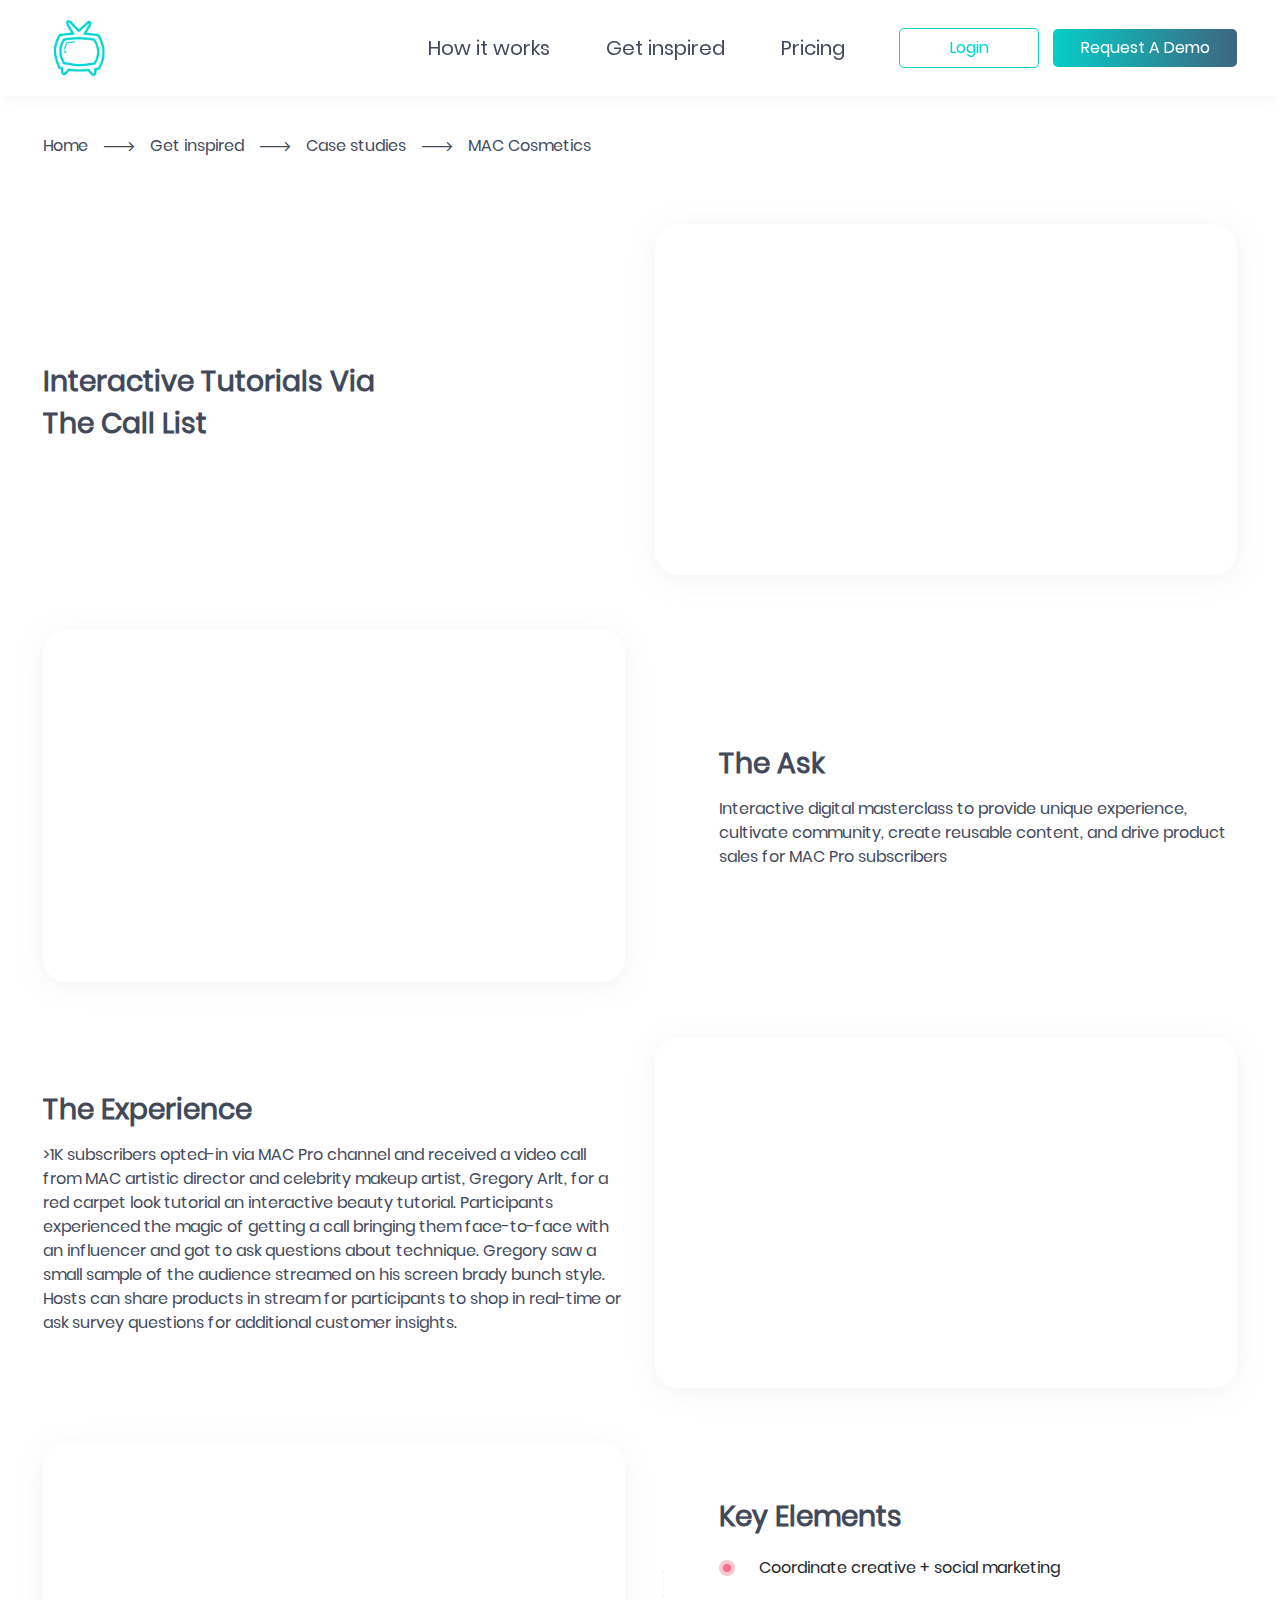
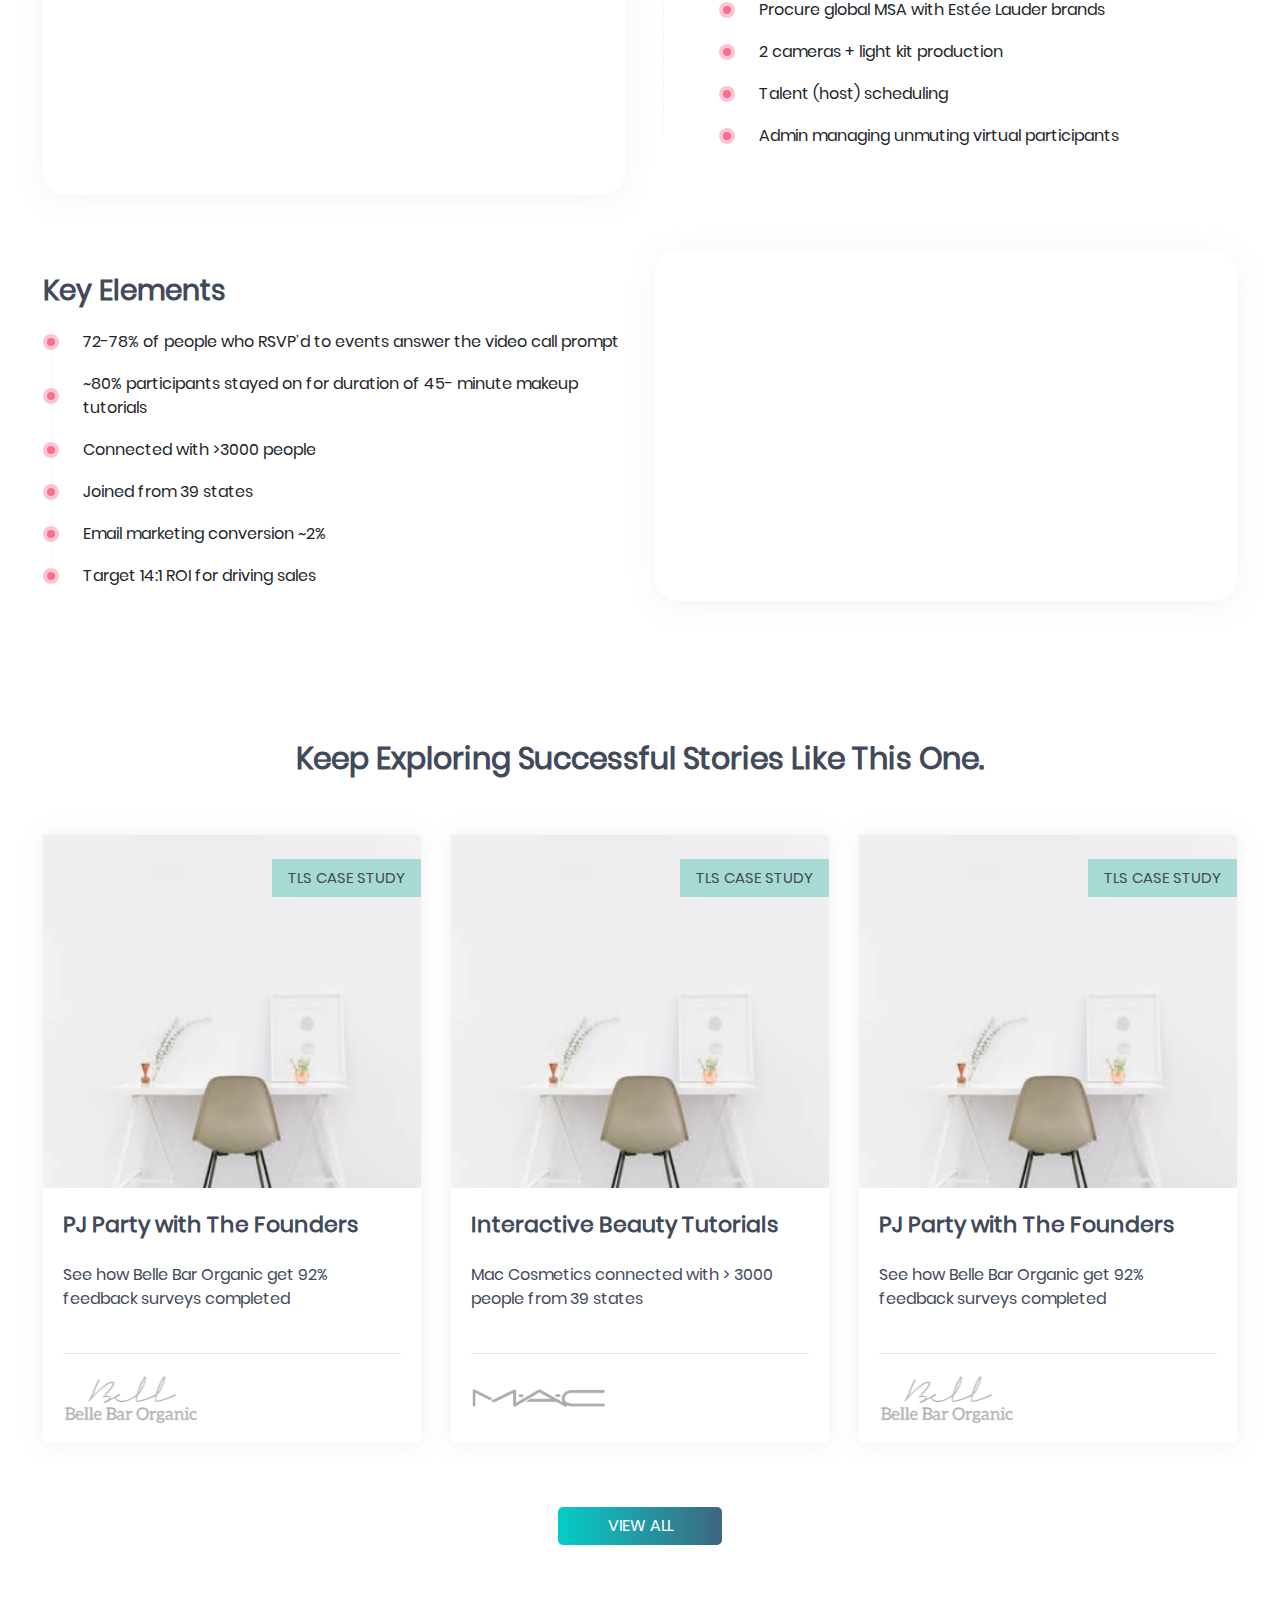
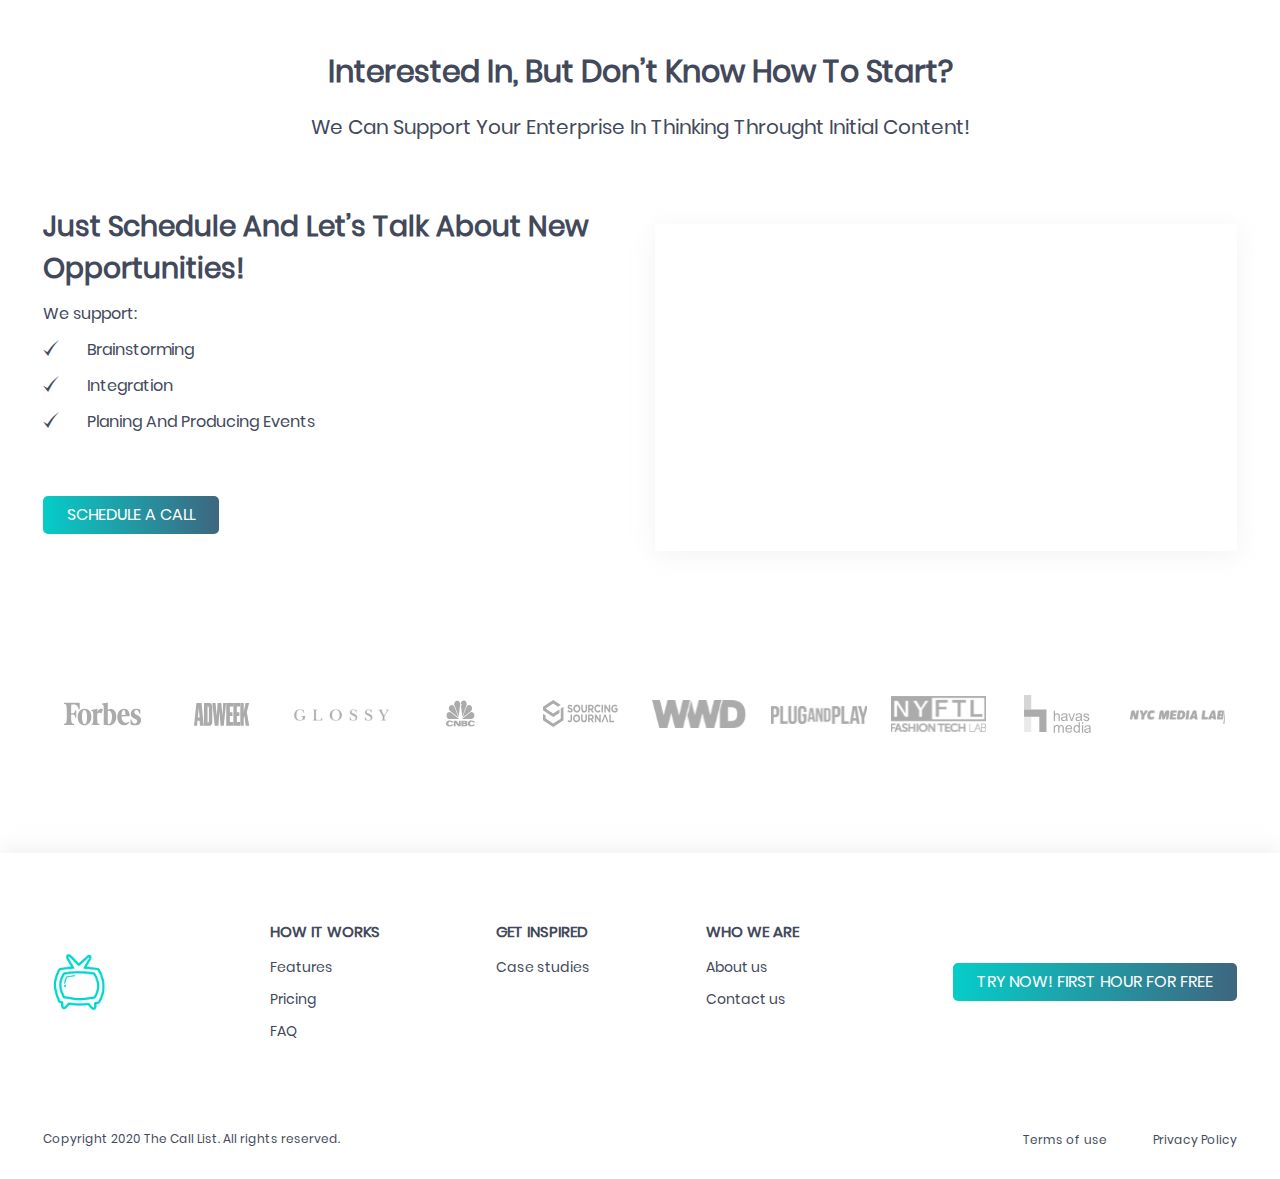
<file: single-case-studies-mac.html>
<!doctype html>
<html lang="en">
<head>
  <meta charset="utf-8">
<meta http-equiv="X-UA-Compatible" content="IE=edge">
<title>The Call List</title>

<meta name="apple-mobile-web-app-status-bar-style" content="black-translucent">
<meta name="viewport"
      content="width=device-width, user-scalable=no, initial-scale=1.0, maximum-scale=1.0, minimum-scale=1.0">
<meta name="description" content="This is an example of a meta description.">
<meta name="keywords" content="Starter, developers, technology">
<link rel="shortcut icon" href="images/favicons/favicon.ico" type="image/x-icon">
<link rel="apple-touch-icon" href="images/favicons/apple-touch-icon.png">
<link rel="apple-touch-icon" sizes="57x57" href="images/favicons/apple-touch-icon-57x57.png">
<link rel="apple-touch-icon" sizes="72x72" href="images/favicons/apple-touch-icon-72x72.png">
<link rel="apple-touch-icon" sizes="76x76" href="images/favicons/apple-touch-icon-76x76.png">
<link rel="apple-touch-icon" sizes="114x114" href="images/favicons/apple-touch-icon-114x114.png">
<link rel="apple-touch-icon" sizes="120x120" href="images/favicons/apple-touch-icon-120x120.png">
<link rel="apple-touch-icon" sizes="144x144" href="images/favicons/apple-touch-icon-144x144.png">
<link rel="apple-touch-icon" sizes="180x180" href="images/favicons/apple-touch-icon-180x180.png">

<link rel="stylesheet" href="https://unpkg.com/swiper/swiper-bundle.min.css">

<link rel="stylesheet" href="styles/main.min.css">

</head>
<body>

<div id="header">
  <div class="container">

    <div class="content">
      <a href="#" class="link menu-button">
        <i class="icon icon-burger"></i>
      </a>

      <h1 class="logo">
        <a href="index.html">
          <img src="svg/logo.svg" alt="Call List" class="logo-icon">
        </a>
      </h1>

      <nav class="navigation">
        <ul class="links">
          <li>
            <a href="features.html">How it works</a>
          </li>
          <li>
            <a href="case-studies.html">Get inspired</a>
          </li>
          <li>
            <a href="pricing.html">Pricing</a>
          </li>
          <li class="login-link">
            <a href="https://app.thecalllist.com/" class="link link-secondary">Login</a>
          </li>
          <li class="demo-link">
            <a href="https://calendly.com/thecalllist" class="link link-primary">Request A Demo</a>
          </li>
        </ul>
      </nav>

      <button type="button" class="btn user-button">
        <i class="icon icon-person"></i>
      </button>
    </div>

  </div>
</div>

<div class="sidemenu-wrapper" id="nav-sidemenu">
  <div class="sidemenu sidemenu-left">
    <header>
      <div class="logo-wrapper">
        <h1 class="logo">
          <a href="index.html">
            <img src="images/logo.png" alt="Call List" class="logo-icon">
          </a>
        </h1>
      </div>
      <button class="btn close-button" type="button">
        <i class="icon icon-close"></i>
      </button>
    </header>

    <div class="content">
      <nav class="menu">
        <ul>
          <li>
            <a href="index.html">How it works</a>
          </li>
          <li>
            <a href="#">Get inspired</a>
          </li>
          <li>
            <a href="#">Who We are</a>
          </li>
        </ul>
      </nav>

    </div>

  </div>

  <div
    class="sidemenu-overlay">
  </div>
</div>

<div class="sidemenu-wrapper" id="user-sidemenu">
  <div class="sidemenu sidemenu-right">
    <header>
      <div class="logo-wrapper">
        <h1 class="logo">
          <a href="index.html">
            <img src="images/logo.png" alt="Call List" class="logo-icon">
          </a>
        </h1>
      </div>
      <button class="btn close-button" type="button">
        <i class="icon icon-close"></i>
      </button>
    </header>

    <div class="content">
      <nav class="menu">
        <ul>
          <li class="nav-button">
            <a href="#" class="link link-secondary">Login</a>
          </li>
          <li class="nav-button">
            <a href="https://calendly.com/thecalllist" class="link link-primary">Request A Demo</a>
          </li>
        </ul>
      </nav>

    </div>

  </div>

  <div
    class="sidemenu-overlay">
  </div>
</div>



<div class="single-case-studies-page">
  <div class="breadcrumbs-block">
  <div class="container">
    <ul class="breadcrumb-navigation">
      <li>
        <a href="index.html">Home</a>
        <i class="icon icon-arrow-right"></i>
      </li>
      <li>
        <a href="#">Get inspired</a>
        <i class="icon icon-arrow-right"></i>
      </li>
      <li>
        <a href="#">Case studies</a>
        <i class="icon icon-arrow-right"></i>
      </li>
      <li class="current-page">
        <a href="#">MAC Cosmetics</a>
      </li>
    </ul>
  </div>
</div>

  <div
  class="banner-section">
  <div class="container">
    <div class="row align-items-center">

      <div class="col-lg-6">
        <h1 class="section-title">
          Interactive tutorials via
          <br>
          The Call List
        </h1>
      </div>

      <div class="col-lg-6">
        <div class="video-wrapper">

        </div>
      </div>
    </div>

  </div>
</div>

  <div
  class="banner-section">
  <div class="container">
    <div class="row align-items-center flex-row-reverse">

      <div class="col-lg-6">
        <h1 class="section-title">
          The ask
        </h1>
        <h3 class="section-subtitle">
          Interactive digital masterclass to
          provide unique experience, cultivate
          community, create reusable
          content, and drive product sales for
          MAC Pro subscribers
        </h3>
      </div>

      <div class="col-lg-6">
        <div class="video-wrapper">

        </div>
      </div>
    </div>

  </div>
</div>

  <div
  class="banner-section">
  <div class="container">
    <div class="row align-items-center">

      <div class="col-lg-6">
        <h1 class="section-title">
          The experience
        </h1>
        <h3 class="section-subtitle">
          >1K subscribers opted-in via MAC Pro channel and received a video call from MAC artistic director and
          celebrity makeup artist, Gregory Arlt, for a red carpet look tutorial an interactive beauty tutorial.
          Participants experienced the magic of getting a call bringing them face-to-face with an influencer and got to
          ask questions about technique. Gregory saw a small sample of the audience streamed on his screen brady bunch
          style. Hosts can share products in stream for participants to shop in real-time or ask survey questions for
          additional customer insights.
        </h3>
      </div>

      <div class="col-lg-6">
        <div class="video-wrapper">

        </div>
      </div>
    </div>

  </div>
</div>

  <div
  class="banner-section">
  <div class="container">
    <div class="row align-items-center flex-row-reverse">

      <div class="col-lg-6">
        <h1 class="section-title">
          Key elements
        </h1>
        <ul class="section-list">
          <li>
            Coordinate creative + social marketing
          </li>
          <li>
            Procure global MSA with Estée Lauder brands
          </li>
          <li>
            2 cameras + light kit production
          </li>
          <li>Talent (host) scheduling</li>
          <li>Admin managing unmuting virtual participants</li>
        </ul>
      </div>

      <div class="col-lg-6">
        <div class="video-wrapper">

        </div>
      </div>
    </div>

  </div>
</div>

  <div
  class="banner-section">
  <div class="container">
    <div class="row align-items-center">

      <div class="col-lg-6">
        <h1 class="section-title">
          Key elements
        </h1>
        <ul class="section-list">
          <li>
            72-78% of people who RSVP’d to events answer the video call prompt
          </li>
          <li>
            ~80% participants stayed on for duration of 45- minute makeup tutorials
          </li>
          <li>
            Connected with >3000 people
          </li>
          <li>
            Joined from 39 states
          </li>
          <li>
            Email marketing conversion ~2%
          </li>
          <li>
            Target 14:1 ROI for driving sales
          </li>
        </ul>
      </div>

      <div class="col-lg-6">
        <div class="video-wrapper">

        </div>
      </div>
    </div>

  </div>
</div>

  <div class="studies-section">
  <div class="container">

    <div class="section-title-wrapper">
      <div class="container">
        <h2 class="section-title">
          Keep exploring successful stories like this one.
        </h2>
      </div>
    </div>

    <ul class="row justify-content-center">
      <li class="col-md-6 col-lg-4">
        <div class="study-card">
          <div class="card-image">
            <img src="images/case.jpg" alt="Case">
            <span class="card-badge">
              TLS CASE STUDY
            </span>
          </div>
          <div class="card-content">
            <h3 class="card-title">
              PJ Party with The Founders
            </h3>
            <p class="card-description">
              See how Belle Bar Organic get 92% feedback surveys completed
            </p>
            <div class="study-partner">
              <img src="svg/partners/belle-bar.svg" alt="Belle Bar">
            </div>
          </div>
        </div>
      </li>
      <li class="col-md-6 col-lg-4">
        <div class="study-card">
          <div class="card-image">
            <img src="images/case.jpg" alt="Case">
            <span class="card-badge">
              TLS CASE STUDY
            </span>
          </div>
          <div class="card-content">
            <h3 class="card-title">
              Interactive Beauty Tutorials
            </h3>
            <p class="card-description">
              Mac Cosmetics connected with > 3000 people from 39 states
            </p>
            <div class="study-partner">
              <img src="svg/partners/mac.svg" alt="MAC">
            </div>
          </div>
        </div>
      </li>
      <li class="col-md-6 col-lg-4">
        <div class="study-card">
          <div class="card-image">
            <img src="images/case.jpg" alt="Case">
            <span class="card-badge">
              TLS CASE STUDY
            </span>
          </div>
          <div class="card-content">
            <h3 class="card-title">
              PJ Party with The Founders
            </h3>
            <p class="card-description">
              See how Belle Bar Organic get 92% feedback surveys completed
            </p>
            <div class="study-partner">
              <img src="svg/partners/belle-bar.svg" alt="Belle Bar">
            </div>
          </div>
        </div>
      </li>
    </ul>

    <div class="studies-actions">
      <a href="#" class="link link-primary">
        View All
      </a>
    </div>
  </div>
</div>

  <div class="section-title-wrapper">
  <div class="container">
    <h2 class="section-title text-center">
      Interested in, but don’t know how to start?
    </h2>
    <h3 class="section-subtitle">
      We can support your enterprise in thinking throught initial content!
    </h3>
  </div>
</div>

<div
  class="opportunities-banner">

  <div class="container">

    <div class="row align-items-center">
      <div class="col-lg-6">
        <h1 class="section-title">
          Just schedule and let’s talk about new opportunities!
        </h1>
        <h3 class="section-subtitle">
          We support:
        </h3>
        <ul class="section-list">
          <li>
            <i class="icon icon-checkmark"></i>
            brainstorming
          </li>
          <li>
            <i class="icon icon-checkmark"></i>
            integration
          </li>
          <li>
            <i class="icon icon-checkmark"></i>
            planing and producing events
          </li>
        </ul>
        <div class="section-actions">
          <a href="#" class="link link-primary">
            Schedule a Call
          </a>
        </div>
      </div>

      <div class="col-lg-6">
        <div class="video-wrapper">

        </div>
      </div>
    </div>

  </div>
</div>

</div>

<div class="partners-section">
  <div class="container">
    <ul class="partners-list">
      <li>
        <img src="svg/partners/forbes.svg" alt="Forbes">
      </li>
      <li>
        <img src="svg/partners/adweek.svg" alt="adweek">
      </li>
      <li>
        <img src="svg/partners/glossy.svg" alt="glossy">
      </li>
      <li>
        <img src="svg/partners/cnbc.svg" alt="cnbc">
      </li>
      <li>
        <img src="svg/partners/sourcing-journal.svg" alt="sourcing">
      </li>
      <li>
        <img src="svg/partners/WWD.svg" alt="WWD">
      </li>
      <li>
        <img src="svg/partners/plug-and-play.svg" alt="pnp">
      </li>
      <li>
        <img src="svg/partners/nyftl.svg" alt="NYFTL">
      </li>
      <li>
        <img src="svg/partners/havas-media.svg" alt="Havas Media">
      </li>
      <li>
        <img src="svg/partners/NYCML.svg" alt="nyc media lab">
      </li>
    </ul>
  </div>
</div>

<div id="footer">
  <div class="container">

    <div class="content">
      <h1 class="logo">
        <a href="index.html">
          <img src="svg/logo.svg" alt="Call List" class="logo-icon">
        </a>
      </h1>

      <div class="footer-actions actions-mobile">
        <a href="#" class="link link-primary">
          Try Now!First hour for free
        </a>
      </div>

      <ul class="footer-links">
        <li class="links-group">
          <h2 class="links-title">HOW IT WORKS</h2>
          <ul>
            <li>
              <a href="features.html">
                Features
              </a>
            </li>
            <li>
              <a href="pricing.html">
                Pricing
              </a>
            </li>
            <li>
              <a href="pricing.html#faq">
                FAQ
              </a>
            </li>
          </ul>
        </li>
        <li class="links-group">
          <h2 class="links-title">GET INSPIRED</h2>
          <ul>
            <li>
              <a href="case-studies.html">
                Case studies
              </a>
            </li>
          </ul>
        </li>
        <li class="links-group">
          <h2 class="links-title">WHO WE ARE</h2>
          <ul>
            <li>
              <a href="#">
                About us
              </a>
            </li>
            <li>
              <a href="mailto:amanda@thecalllist.com">
                Contact us
              </a>
            </li>
          </ul>
        </li>
      </ul>

      <div class="footer-actions actions-desktop">
        <a href="https://app.thecalllist.com/" class="link link-primary">
          Try Now! First hour for free
        </a>
      </div>
    </div>

    <div class="copyright">
      <h2 class="copyright-title">
        Copyright 2020 The Call List. All rights reserved.
      </h2>
      <ul class="copyright-links">
        <li>
          <a href="#">Terms of use</a>
        </li>
        <li>
          <a href="#">Privacy Policy</a>
        </li>
      </ul>
    </div>
  </div>
</div>


<script src="https://unpkg.com/swiper/swiper-bundle.min.js"></script>

<script type='text/javascript' src="js/main.min.js"></script>


</body>
</html>
</file>
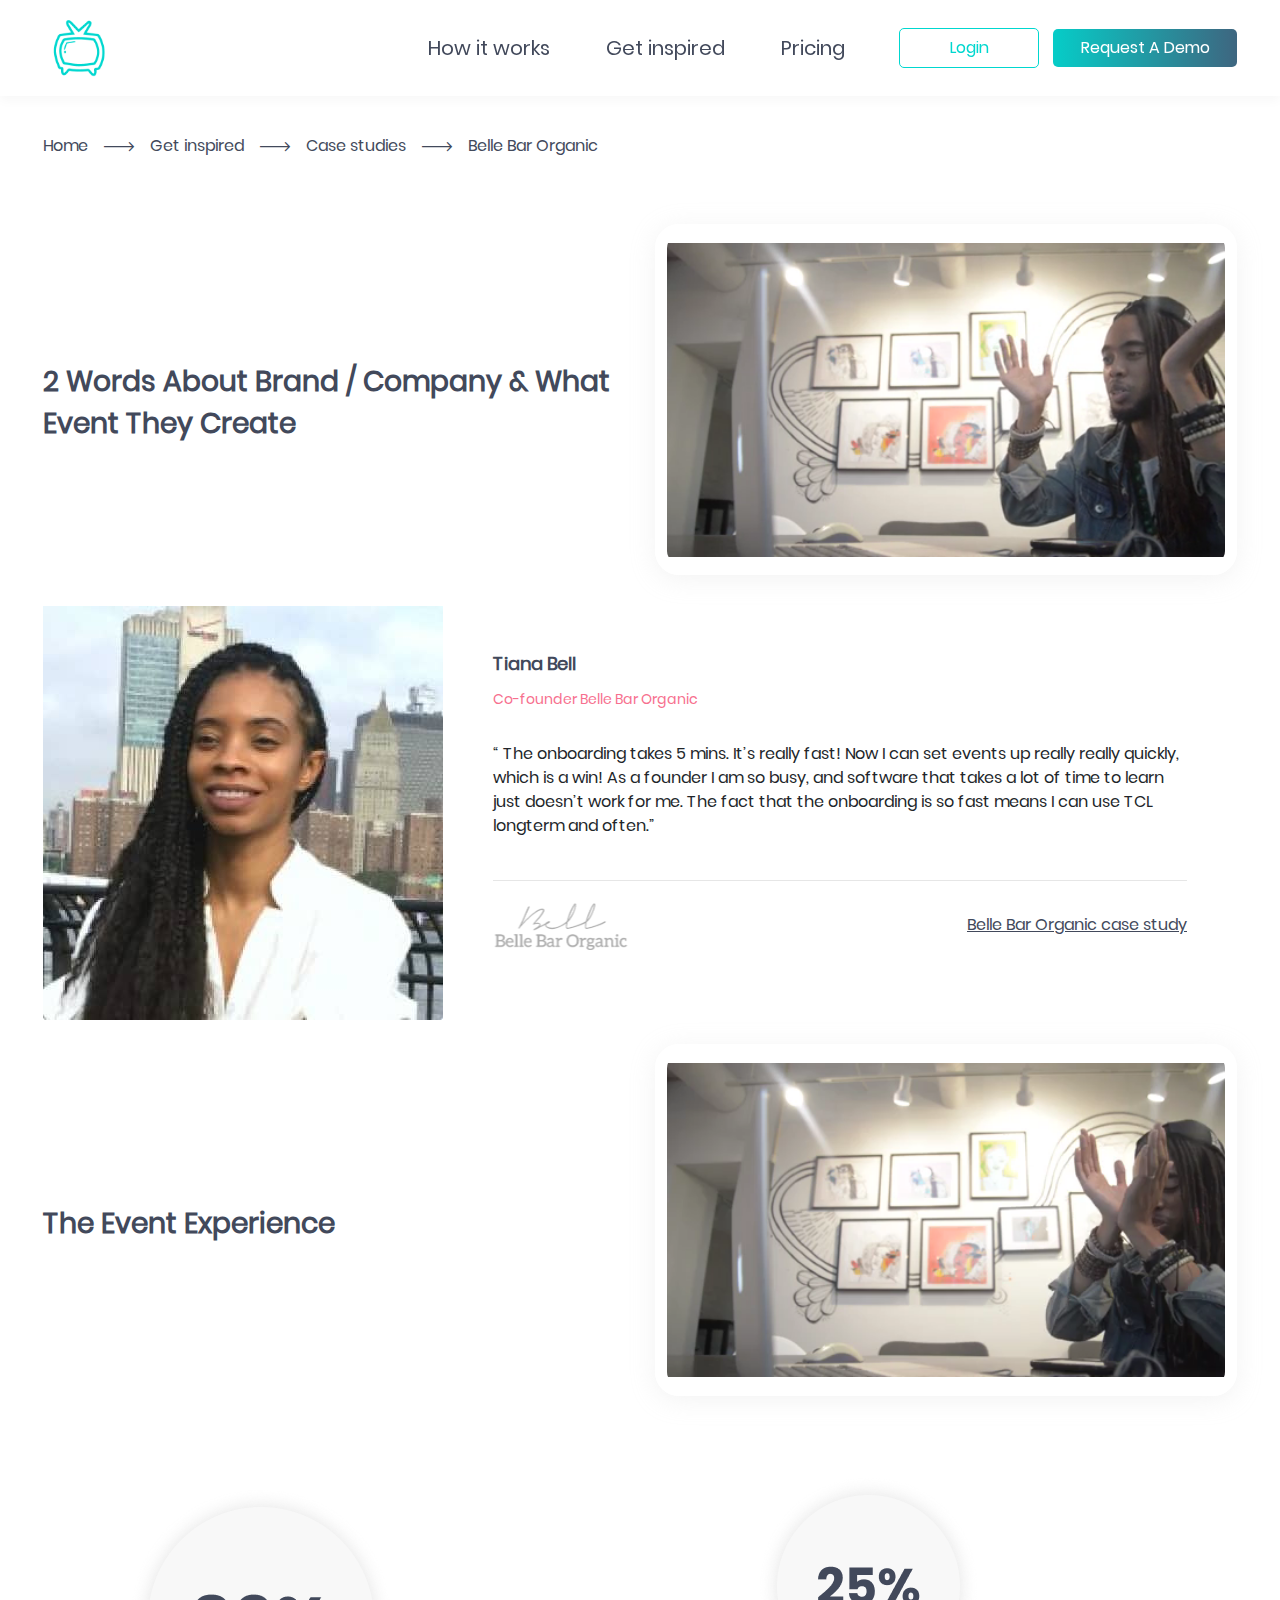
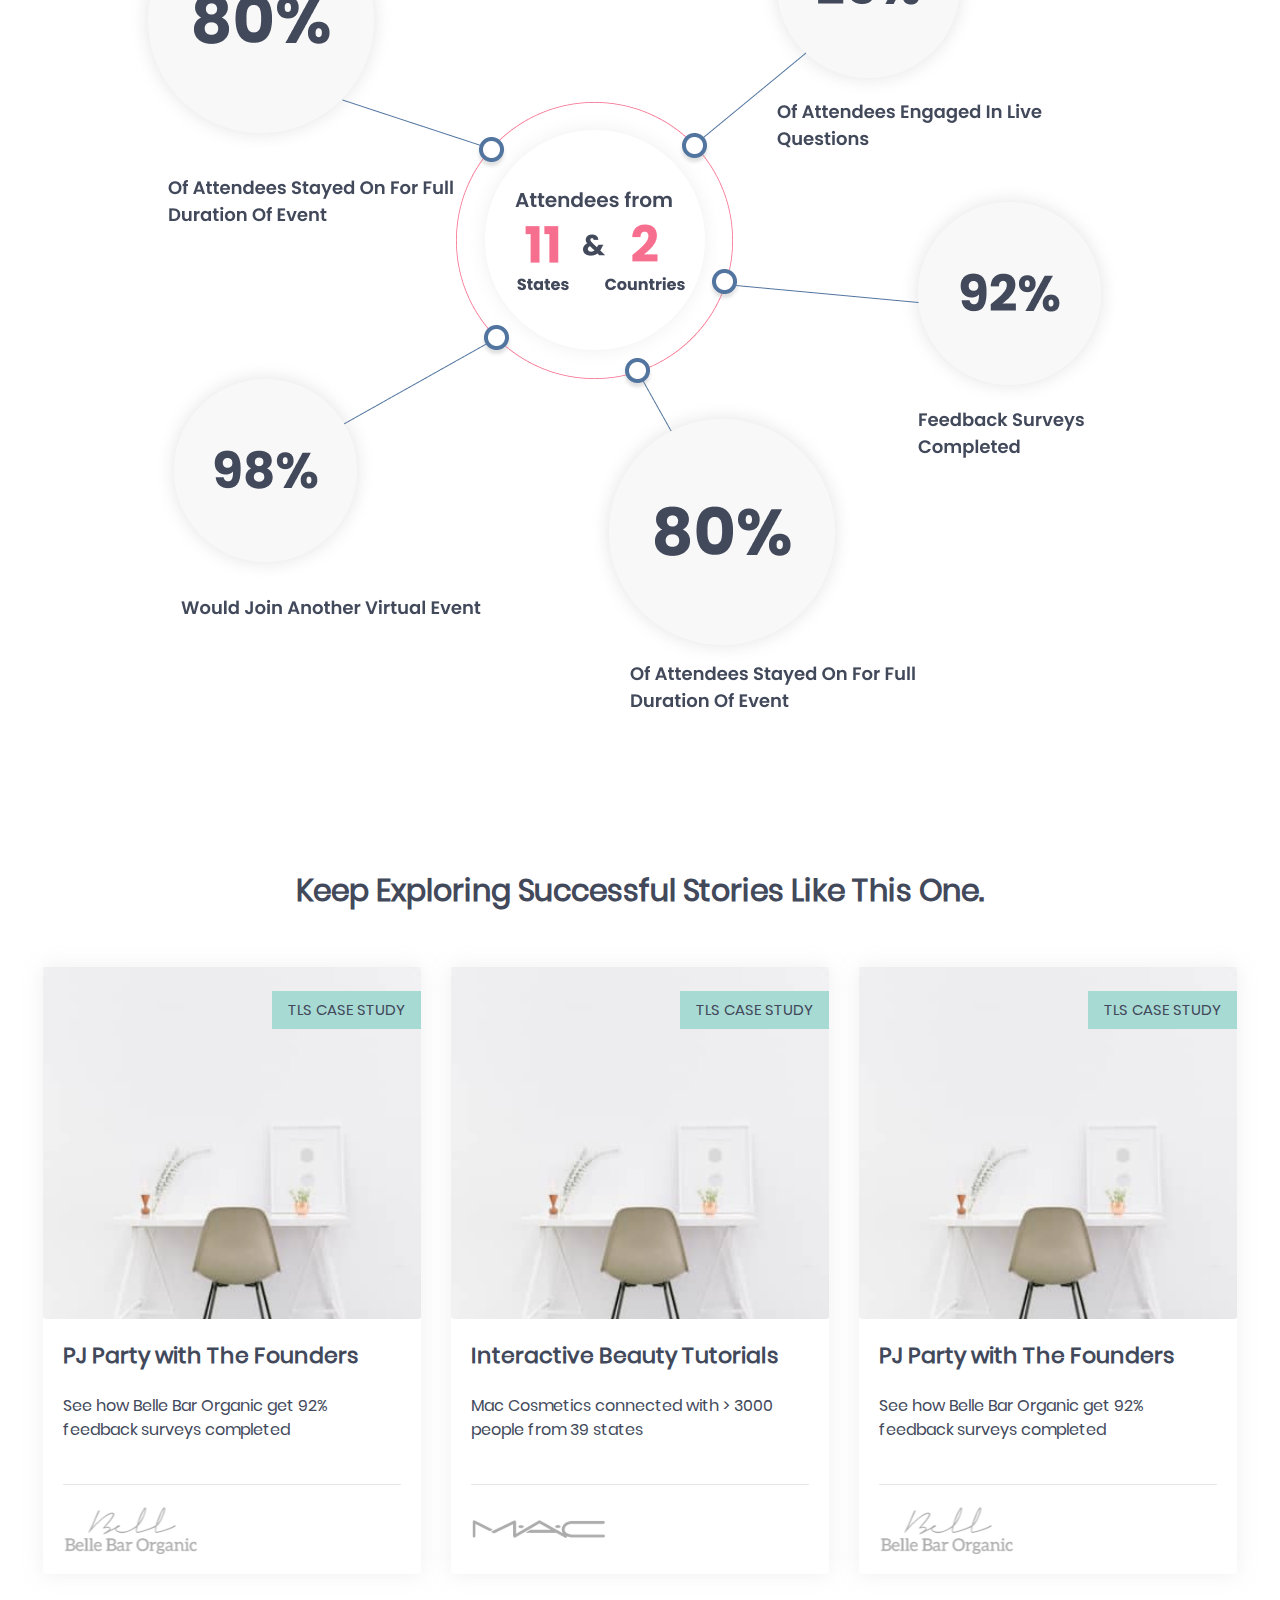
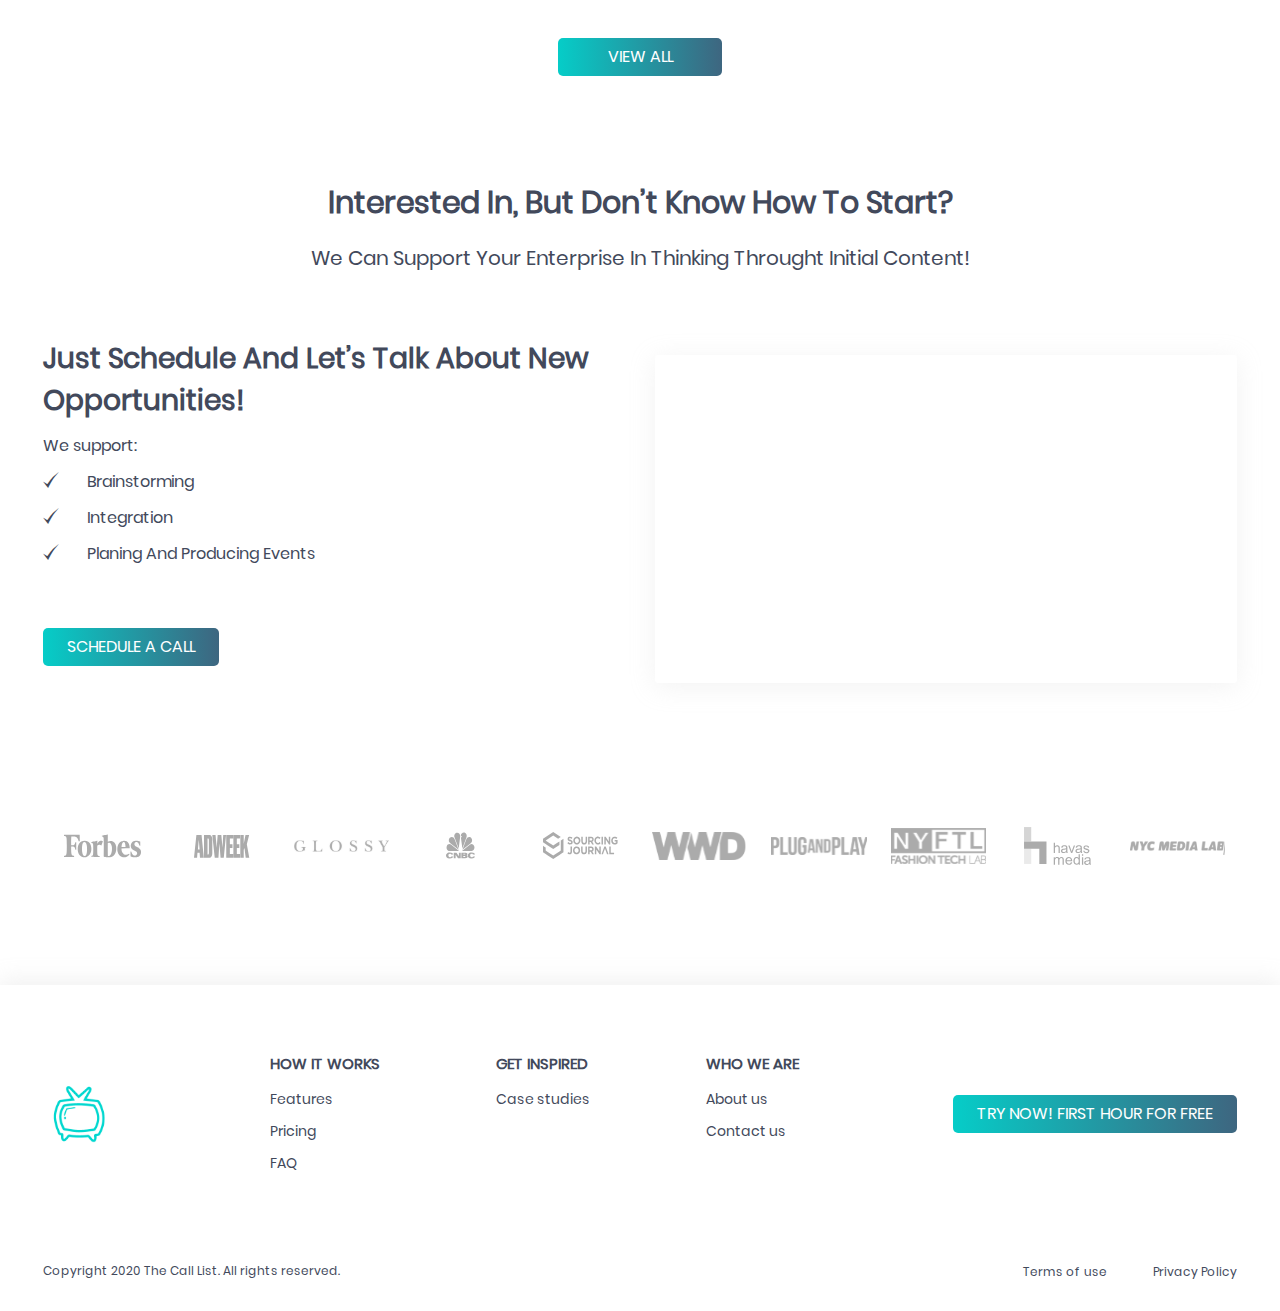
<file: single-case-studies.html>
<!doctype html>
<html lang="en">
<head>
  <meta charset="utf-8">
<meta http-equiv="X-UA-Compatible" content="IE=edge">
<title>The Call List</title>

<meta name="apple-mobile-web-app-status-bar-style" content="black-translucent">
<meta name="viewport"
      content="width=device-width, user-scalable=no, initial-scale=1.0, maximum-scale=1.0, minimum-scale=1.0">
<meta name="description" content="This is an example of a meta description.">
<meta name="keywords" content="Starter, developers, technology">
<link rel="shortcut icon" href="images/favicons/favicon.ico" type="image/x-icon">
<link rel="apple-touch-icon" href="images/favicons/apple-touch-icon.png">
<link rel="apple-touch-icon" sizes="57x57" href="images/favicons/apple-touch-icon-57x57.png">
<link rel="apple-touch-icon" sizes="72x72" href="images/favicons/apple-touch-icon-72x72.png">
<link rel="apple-touch-icon" sizes="76x76" href="images/favicons/apple-touch-icon-76x76.png">
<link rel="apple-touch-icon" sizes="114x114" href="images/favicons/apple-touch-icon-114x114.png">
<link rel="apple-touch-icon" sizes="120x120" href="images/favicons/apple-touch-icon-120x120.png">
<link rel="apple-touch-icon" sizes="144x144" href="images/favicons/apple-touch-icon-144x144.png">
<link rel="apple-touch-icon" sizes="180x180" href="images/favicons/apple-touch-icon-180x180.png">

<link rel="stylesheet" href="https://unpkg.com/swiper/swiper-bundle.min.css">

<link rel="stylesheet" href="styles/main.min.css">

</head>
<body>

<div id="header">
  <div class="container">

    <div class="content">
      <a href="#" class="link menu-button">
        <i class="icon icon-burger"></i>
      </a>

      <h1 class="logo">
        <a href="index.html">
          <img src="svg/logo.svg" alt="Call List" class="logo-icon">
        </a>
      </h1>

      <nav class="navigation">
        <ul class="links">
          <li>
            <a href="features.html">How it works</a>
          </li>
          <li>
            <a href="case-studies.html">Get inspired</a>
          </li>
          <li>
            <a href="pricing.html">Pricing</a>
          </li>
          <li class="login-link">
            <a href="https://app.thecalllist.com/" class="link link-secondary">Login</a>
          </li>
          <li class="demo-link">
            <a href="https://calendly.com/thecalllist" class="link link-primary">Request A Demo</a>
          </li>
        </ul>
      </nav>

      <button type="button" class="btn user-button">
        <i class="icon icon-person"></i>
      </button>
    </div>

  </div>
</div>

<div class="sidemenu-wrapper" id="nav-sidemenu">
  <div class="sidemenu sidemenu-left">
    <header>
      <div class="logo-wrapper">
        <h1 class="logo">
          <a href="index.html">
            <img src="images/logo.png" alt="Call List" class="logo-icon">
          </a>
        </h1>
      </div>
      <button class="btn close-button" type="button">
        <i class="icon icon-close"></i>
      </button>
    </header>

    <div class="content">
      <nav class="menu">
        <ul>
          <li>
            <a href="index.html">How it works</a>
          </li>
          <li>
            <a href="#">Get inspired</a>
          </li>
          <li>
            <a href="#">Who We are</a>
          </li>
        </ul>
      </nav>

    </div>

  </div>

  <div
    class="sidemenu-overlay">
  </div>
</div>

<div class="sidemenu-wrapper" id="user-sidemenu">
  <div class="sidemenu sidemenu-right">
    <header>
      <div class="logo-wrapper">
        <h1 class="logo">
          <a href="index.html">
            <img src="images/logo.png" alt="Call List" class="logo-icon">
          </a>
        </h1>
      </div>
      <button class="btn close-button" type="button">
        <i class="icon icon-close"></i>
      </button>
    </header>

    <div class="content">
      <nav class="menu">
        <ul>
          <li class="nav-button">
            <a href="#" class="link link-secondary">Login</a>
          </li>
          <li class="nav-button">
            <a href="https://calendly.com/thecalllist" class="link link-primary">Request A Demo</a>
          </li>
        </ul>
      </nav>

    </div>

  </div>

  <div
    class="sidemenu-overlay">
  </div>
</div>



<div class="single-case-studies-page">
  <div class="breadcrumbs-block">
  <div class="container">
    <ul class="breadcrumb-navigation">
      <li>
        <a href="index.html">Home</a>
        <i class="icon icon-arrow-right"></i>
      </li>
      <li>
        <a href="#">Get inspired</a>
        <i class="icon icon-arrow-right"></i>
      </li>
      <li>
        <a href="#">Case studies</a>
        <i class="icon icon-arrow-right"></i>
      </li>
      <li class="current-page">
        <a href="#">Belle Bar Organic</a>
      </li>
    </ul>
  </div>
</div>

  <div
  class="banner-section">
  <div class="container">
    <div class="row align-items-center">

      <div class="col-lg-6">
        <h1 class="section-title">
          2 words about brand / company & what event they create
        </h1>
      </div>

      <div class="col-lg-6">
        <div class="video-wrapper">
          <video autoplay loop muted>
            <source src="video/Hiphop GIF-original.mp4" type="video/mp4">
            Your browser does not support the video tag.
          </video>
        </div>
      </div>
    </div>

  </div>
</div>

  <div class="customer-section">
  <div class="container">
    <div class="customer-card">
      <div class="customer-image">
        <img src="images/tiana.jpg" alt="Tiana Bell">
      </div>

      <div class="custom-info">
        <h3 class="customer-name">
          Tiana Bell
        </h3>
        <h4 class="customer-position">
          Co-founder Belle Bar Organic
        </h4>
        <div class="review-text">
          “ The onboarding takes 5 mins. It’s really fast! Now I can set events up really really quickly, which
          is
          a
          win! As a founder I am so busy, and software that takes a lot of time to learn just doesn’t work for
          me.
          The
          fact that the onboarding is so fast means I can use TCL longterm and often.”
        </div>
        <div class="study-info">
          <div class="study-partner">
            <img src="svg/partners/belle-bar.svg" alt="Belle Bar">
          </div>
          <a href="#" class="study-link">Belle Bar Organic case study</a>
        </div>
      </div>
    </div>
  </div>
</div>

  <div
  class="banner-section">
  <div class="container">
    <div class="row align-items-center">

      <div class="col-lg-6">
        <h1 class="section-title">
          The event experience
        </h1>
      </div>

      <div class="col-lg-6">
        <div class="video-wrapper">
          <video autoplay loop muted>
            <source src="video/Hiphop GIF-original.mp4" type="video/mp4">
            Your browser does not support the video tag.
          </video>
        </div>
      </div>
    </div>

  </div>
</div>

  <div class="events-chart-section">
  <div class="chart-image">
    <img src="images/events-chart.png" alt="Events Chart">
  </div>
</div>

  <div class="studies-section">
  <div class="container">

    <div class="section-title-wrapper">
      <div class="container">
        <h2 class="section-title">
          Keep exploring successful stories like this one.
        </h2>
      </div>
    </div>

    <ul class="row justify-content-center">
      <li class="col-md-6 col-lg-4">
        <div class="study-card">
          <div class="card-image">
            <img src="images/case.jpg" alt="Case">
            <span class="card-badge">
              TLS CASE STUDY
            </span>
          </div>
          <div class="card-content">
            <h3 class="card-title">
              PJ Party with The Founders
            </h3>
            <p class="card-description">
              See how Belle Bar Organic get 92% feedback surveys completed
            </p>
            <div class="study-partner">
              <img src="svg/partners/belle-bar.svg" alt="Belle Bar">
            </div>
          </div>
        </div>
      </li>
      <li class="col-md-6 col-lg-4">
        <div class="study-card">
          <div class="card-image">
            <img src="images/case.jpg" alt="Case">
            <span class="card-badge">
              TLS CASE STUDY
            </span>
          </div>
          <div class="card-content">
            <h3 class="card-title">
              Interactive Beauty Tutorials
            </h3>
            <p class="card-description">
              Mac Cosmetics connected with > 3000 people from 39 states
            </p>
            <div class="study-partner">
              <img src="svg/partners/mac.svg" alt="MAC">
            </div>
          </div>
        </div>
      </li>
      <li class="col-md-6 col-lg-4">
        <div class="study-card">
          <div class="card-image">
            <img src="images/case.jpg" alt="Case">
            <span class="card-badge">
              TLS CASE STUDY
            </span>
          </div>
          <div class="card-content">
            <h3 class="card-title">
              PJ Party with The Founders
            </h3>
            <p class="card-description">
              See how Belle Bar Organic get 92% feedback surveys completed
            </p>
            <div class="study-partner">
              <img src="svg/partners/belle-bar.svg" alt="Belle Bar">
            </div>
          </div>
        </div>
      </li>
    </ul>

    <div class="studies-actions">
      <a href="#" class="link link-primary">
        View All
      </a>
    </div>
  </div>
</div>

  <div class="section-title-wrapper">
  <div class="container">
    <h2 class="section-title text-center">
      Interested in, but don’t know how to start?
    </h2>
    <h3 class="section-subtitle">
      We can support your enterprise in thinking throught initial content!
    </h3>
  </div>
</div>

<div
  class="opportunities-banner">

  <div class="container">

    <div class="row align-items-center">
      <div class="col-lg-6">
        <h1 class="section-title">
          Just schedule and let’s talk about new opportunities!
        </h1>
        <h3 class="section-subtitle">
          We support:
        </h3>
        <ul class="section-list">
          <li>
            <i class="icon icon-checkmark"></i>
            brainstorming
          </li>
          <li>
            <i class="icon icon-checkmark"></i>
            integration
          </li>
          <li>
            <i class="icon icon-checkmark"></i>
            planing and producing events
          </li>
        </ul>
        <div class="section-actions">
          <a href="#" class="link link-primary">
            Schedule a Call
          </a>
        </div>
      </div>

      <div class="col-lg-6">
        <div class="video-wrapper">

        </div>
      </div>
    </div>

  </div>
</div>

</div>

<div class="partners-section">
  <div class="container">
    <ul class="partners-list">
      <li>
        <img src="svg/partners/forbes.svg" alt="Forbes">
      </li>
      <li>
        <img src="svg/partners/adweek.svg" alt="adweek">
      </li>
      <li>
        <img src="svg/partners/glossy.svg" alt="glossy">
      </li>
      <li>
        <img src="svg/partners/cnbc.svg" alt="cnbc">
      </li>
      <li>
        <img src="svg/partners/sourcing-journal.svg" alt="sourcing">
      </li>
      <li>
        <img src="svg/partners/WWD.svg" alt="WWD">
      </li>
      <li>
        <img src="svg/partners/plug-and-play.svg" alt="pnp">
      </li>
      <li>
        <img src="svg/partners/nyftl.svg" alt="NYFTL">
      </li>
      <li>
        <img src="svg/partners/havas-media.svg" alt="Havas Media">
      </li>
      <li>
        <img src="svg/partners/NYCML.svg" alt="nyc media lab">
      </li>
    </ul>
  </div>
</div>

<div id="footer">
  <div class="container">

    <div class="content">
      <h1 class="logo">
        <a href="index.html">
          <img src="svg/logo.svg" alt="Call List" class="logo-icon">
        </a>
      </h1>

      <div class="footer-actions actions-mobile">
        <a href="#" class="link link-primary">
          Try Now!First hour for free
        </a>
      </div>

      <ul class="footer-links">
        <li class="links-group">
          <h2 class="links-title">HOW IT WORKS</h2>
          <ul>
            <li>
              <a href="features.html">
                Features
              </a>
            </li>
            <li>
              <a href="pricing.html">
                Pricing
              </a>
            </li>
            <li>
              <a href="pricing.html#faq">
                FAQ
              </a>
            </li>
          </ul>
        </li>
        <li class="links-group">
          <h2 class="links-title">GET INSPIRED</h2>
          <ul>
            <li>
              <a href="case-studies.html">
                Case studies
              </a>
            </li>
          </ul>
        </li>
        <li class="links-group">
          <h2 class="links-title">WHO WE ARE</h2>
          <ul>
            <li>
              <a href="#">
                About us
              </a>
            </li>
            <li>
              <a href="mailto:amanda@thecalllist.com">
                Contact us
              </a>
            </li>
          </ul>
        </li>
      </ul>

      <div class="footer-actions actions-desktop">
        <a href="https://app.thecalllist.com/" class="link link-primary">
          Try Now! First hour for free
        </a>
      </div>
    </div>

    <div class="copyright">
      <h2 class="copyright-title">
        Copyright 2020 The Call List. All rights reserved.
      </h2>
      <ul class="copyright-links">
        <li>
          <a href="#">Terms of use</a>
        </li>
        <li>
          <a href="#">Privacy Policy</a>
        </li>
      </ul>
    </div>
  </div>
</div>


<script src="https://unpkg.com/swiper/swiper-bundle.min.js"></script>

<script type='text/javascript' src="js/main.min.js"></script>


</body>
</html>
</file>
<file: styles/main.min.css>
:root{--blue:#007bff;--indigo:#6610f2;--purple:#6f42c1;--pink:#e83e8c;--red:#dc3545;--orange:#fd7e14;--yellow:#ffc107;--green:#28a745;--teal:#20c997;--cyan:#17a2b8;--white:#fff;--gray:#6c757d;--gray-dark:#343a40;--primary:#007bff;--secondary:#6c757d;--success:#28a745;--info:#17a2b8;--warning:#ffc107;--danger:#dc3545;--light:#f8f9fa;--dark:#343a40;--breakpoint-xs:0;--breakpoint-sm:576px;--breakpoint-md:768px;--breakpoint-lg:992px;--breakpoint-xl:1224px;--font-family-sans-serif:-apple-system,BlinkMacSystemFont,"Segoe UI",Roboto,"Helvetica Neue",Arial,"Noto Sans",sans-serif,"Apple Color Emoji","Segoe UI Emoji","Segoe UI Symbol","Noto Color Emoji";--font-family-monospace:SFMono-Regular,Menlo,Monaco,Consolas,"Liberation Mono","Courier New",monospace}*,::after,::before{box-sizing:border-box}html{font-family:sans-serif;line-height:1.15;-webkit-text-size-adjust:100%;-webkit-tap-highlight-color:rgba(0,0,0,0)}article,aside,figcaption,figure,footer,header,hgroup,main,nav,section{display:block}body{margin:0;font-family:-apple-system,BlinkMacSystemFont,"Segoe UI",Roboto,"Helvetica Neue",Arial,"Noto Sans",sans-serif,"Apple Color Emoji","Segoe UI Emoji","Segoe UI Symbol","Noto Color Emoji";font-size:1rem;font-weight:400;line-height:1.5;color:#212529;text-align:left;background-color:#fff}[tabindex="-1"]:focus:not(:focus-visible){outline:0!important}h1,h2,h3,h4,h5,h6{margin-top:0}dl,ol,p,ul{margin-top:0;margin-bottom:1rem}abbr[data-original-title],abbr[title]{text-decoration:underline;text-decoration:underline dotted;cursor:help;border-bottom:0;text-decoration-skip-ink:none}address{margin-bottom:1rem;font-style:normal;line-height:inherit}ol ol,ol ul,ul ol,ul ul{margin-bottom:0}dt{font-weight:700}dd{margin-bottom:.5rem;margin-left:0}blockquote,figure{margin:0 0 1rem}b,strong{font-weight:bolder}sub,sup{position:relative;font-size:75%;line-height:0;vertical-align:baseline}sub{bottom:-.25em}sup{top:-.5em}a{text-decoration:none;background-color:transparent;color:#42495b}a:hover{color:#0056b3;text-decoration:underline}a:not([href]):not([class]){color:inherit;text-decoration:none}a:not([href]):not([class]):hover{color:inherit;text-decoration:none}code,kbd,pre,samp{font-family:SFMono-Regular,Menlo,Monaco,Consolas,"Liberation Mono","Courier New",monospace;font-size:1em}pre{margin-top:0;margin-bottom:1rem;overflow:auto;-ms-overflow-style:scrollbar}img{vertical-align:middle;border-style:none}svg{overflow:hidden;vertical-align:middle}table{border-collapse:collapse}caption{padding-top:.75rem;padding-bottom:.75rem;color:#6c757d;text-align:left;caption-side:bottom}th{text-align:inherit}label{display:inline-block;margin-bottom:.5rem}button:focus{outline:dotted 1px;outline:-webkit-focus-ring-color auto 5px}button,input,optgroup,select,textarea{margin:0;font-family:inherit;font-size:inherit;line-height:inherit}button,input{overflow:visible}button,select{text-transform:none}[role=button]{cursor:pointer}select{word-wrap:normal}[type=button],[type=reset],[type=submit],button{-webkit-appearance:button}[type=button]:not(:disabled),[type=reset]:not(:disabled),[type=submit]:not(:disabled),button:not(:disabled){cursor:pointer}[type=button]::-moz-focus-inner,[type=reset]::-moz-focus-inner,[type=submit]::-moz-focus-inner,button::-moz-focus-inner{padding:0;border-style:none}input[type=checkbox],input[type=radio]{box-sizing:border-box;padding:0}textarea{overflow:auto;resize:vertical}fieldset{min-width:0;padding:0;margin:0;border:0}legend{display:block;width:100%;max-width:100%;padding:0;margin-bottom:.5rem;font-size:1.5rem;line-height:inherit;color:inherit;white-space:normal}progress{vertical-align:baseline}[type=number]::-webkit-inner-spin-button,[type=number]::-webkit-outer-spin-button{height:auto}[type=search]{outline-offset:-2px;-webkit-appearance:none}[type=search]::-webkit-search-decoration{-webkit-appearance:none}::-webkit-file-upload-button{font:inherit;-webkit-appearance:button}output{display:inline-block}summary{display:list-item;cursor:pointer}template{display:none}[hidden]{display:none!important}.h1,.h2,.h3,.h4,.h5,.h6,h1,h2,h3,h4,h5,h6{margin-bottom:.5rem;font-weight:500;line-height:1.2}.h1,h1{font-size:2.5rem}.h2,h2{font-size:2rem}.h3,h3{font-size:1.75rem}.h4,h4{font-size:1.5rem}.h5,h5{font-size:1.25rem}.h6,h6{font-size:1rem}.lead{font-size:1.25rem;font-weight:300}.display-1{font-size:6rem;font-weight:300;line-height:1.2}.display-2{font-size:5.5rem;font-weight:300;line-height:1.2}.display-3{font-size:4.5rem;font-weight:300;line-height:1.2}.display-4{font-size:3.5rem;font-weight:300;line-height:1.2}hr{box-sizing:content-box;height:0;overflow:visible;margin-top:1rem;margin-bottom:1rem;border:0;border-top:1px solid rgba(0,0,0,.1)}.small,small{font-size:80%;font-weight:400}.mark,mark{padding:.2em;background-color:#fcf8e3}.list-inline,.list-unstyled{padding-left:0;list-style:none}.list-inline-item{display:inline-block}.list-inline-item:not(:last-child){margin-right:.5rem}.initialism{font-size:90%;text-transform:uppercase}.blockquote{margin-bottom:1rem;font-size:1.25rem}.blockquote-footer{display:block;font-size:80%;color:#6c757d}.blockquote-footer::before{content:"\2014\00A0"}.img-fluid{max-width:100%;height:auto}.img-thumbnail{padding:.25rem;background-color:#fff;border:1px solid #dee2e6;border-radius:.25rem;max-width:100%;height:auto}.figure{display:inline-block}.figure-img{margin-bottom:.5rem;line-height:1}.figure-caption{font-size:90%;color:#6c757d}code{font-size:87.5%;color:#e83e8c;word-wrap:break-word}a>code{color:inherit}kbd{padding:.2rem .4rem;font-size:87.5%;color:#fff;background-color:#212529;border-radius:.2rem}kbd kbd{padding:0;font-size:100%;font-weight:700}pre{display:block;font-size:87.5%;color:#212529}pre code{font-size:inherit;color:inherit;word-break:normal}.pre-scrollable{max-height:340px;overflow-y:scroll}.container,.container-fluid,.container-xl{width:100%;padding-right:15px;padding-left:15px;margin-right:auto;margin-left:auto}@media (min-width:1224px){.container,.container-lg,.container-md,.container-sm,.container-xl{max-width:1224px}}.row{display:flex;flex-wrap:wrap;margin-right:-15px;margin-left:-15px}.no-gutters{margin-right:0;margin-left:0}.no-gutters>.col,.no-gutters>[class*=col-]{padding-right:0;padding-left:0}.col,.col-1,.col-10,.col-11,.col-12,.col-2,.col-3,.col-4,.col-5,.col-6,.col-7,.col-8,.col-9,.col-auto,.col-lg,.col-lg-1,.col-lg-10,.col-lg-11,.col-lg-12,.col-lg-2,.col-lg-3,.col-lg-4,.col-lg-5,.col-lg-6,.col-lg-7,.col-lg-8,.col-lg-9,.col-lg-auto,.col-md,.col-md-1,.col-md-10,.col-md-11,.col-md-12,.col-md-2,.col-md-3,.col-md-4,.col-md-5,.col-md-6,.col-md-7,.col-md-8,.col-md-9,.col-md-auto,.col-sm,.col-sm-1,.col-sm-10,.col-sm-11,.col-sm-12,.col-sm-2,.col-sm-3,.col-sm-4,.col-sm-5,.col-sm-6,.col-sm-7,.col-sm-8,.col-sm-9,.col-sm-auto,.col-xl,.col-xl-1,.col-xl-10,.col-xl-11,.col-xl-12,.col-xl-2,.col-xl-3,.col-xl-4,.col-xl-5,.col-xl-6,.col-xl-7,.col-xl-8,.col-xl-9,.col-xl-auto{position:relative;width:100%;padding-right:15px;padding-left:15px}.col{flex-basis:0;flex-grow:1;max-width:100%}.row-cols-1>*{flex:0 0 100%;max-width:100%}.row-cols-2>*{flex:0 0 50%;max-width:50%}.row-cols-3>*{flex:0 0 33.33333%;max-width:33.33333%}.row-cols-4>*{flex:0 0 25%;max-width:25%}.row-cols-5>*{flex:0 0 20%;max-width:20%}.row-cols-6>*{flex:0 0 16.66667%;max-width:16.66667%}.col-auto{flex:0 0 auto;width:auto;max-width:100%}.col-1{flex:0 0 8.33333%;max-width:8.33333%}.col-2{flex:0 0 16.66667%;max-width:16.66667%}.col-3{flex:0 0 25%;max-width:25%}.col-4{flex:0 0 33.33333%;max-width:33.33333%}.col-5{flex:0 0 41.66667%;max-width:41.66667%}.col-6{flex:0 0 50%;max-width:50%}.col-7{flex:0 0 58.33333%;max-width:58.33333%}.col-8{flex:0 0 66.66667%;max-width:66.66667%}.col-9{flex:0 0 75%;max-width:75%}.col-10{flex:0 0 83.33333%;max-width:83.33333%}.col-11{flex:0 0 91.66667%;max-width:91.66667%}.col-12{flex:0 0 100%;max-width:100%}.order-first{order:-1}.order-last{order:13}.order-0{order:0}.order-1{order:1}.order-2{order:2}.order-3{order:3}.order-4{order:4}.order-5{order:5}.order-6{order:6}.order-7{order:7}.order-8{order:8}.order-9{order:9}.order-10{order:10}.order-11{order:11}.order-12{order:12}.offset-1{margin-left:8.33333%}.offset-2{margin-left:16.66667%}.offset-3{margin-left:25%}.offset-4{margin-left:33.33333%}.offset-5{margin-left:41.66667%}.offset-6{margin-left:50%}.offset-7{margin-left:58.33333%}.offset-8{margin-left:66.66667%}.offset-9{margin-left:75%}.offset-10{margin-left:83.33333%}.offset-11{margin-left:91.66667%}@media (min-width:576px){.col-sm{flex-basis:0;flex-grow:1;max-width:100%}.row-cols-sm-1>*{flex:0 0 100%;max-width:100%}.row-cols-sm-2>*{flex:0 0 50%;max-width:50%}.row-cols-sm-3>*{flex:0 0 33.33333%;max-width:33.33333%}.row-cols-sm-4>*{flex:0 0 25%;max-width:25%}.row-cols-sm-5>*{flex:0 0 20%;max-width:20%}.row-cols-sm-6>*{flex:0 0 16.66667%;max-width:16.66667%}.col-sm-auto{flex:0 0 auto;width:auto;max-width:100%}.col-sm-1{flex:0 0 8.33333%;max-width:8.33333%}.col-sm-2{flex:0 0 16.66667%;max-width:16.66667%}.col-sm-3{flex:0 0 25%;max-width:25%}.col-sm-4{flex:0 0 33.33333%;max-width:33.33333%}.col-sm-5{flex:0 0 41.66667%;max-width:41.66667%}.col-sm-6{flex:0 0 50%;max-width:50%}.col-sm-7{flex:0 0 58.33333%;max-width:58.33333%}.col-sm-8{flex:0 0 66.66667%;max-width:66.66667%}.col-sm-9{flex:0 0 75%;max-width:75%}.col-sm-10{flex:0 0 83.33333%;max-width:83.33333%}.col-sm-11{flex:0 0 91.66667%;max-width:91.66667%}.col-sm-12{flex:0 0 100%;max-width:100%}.order-sm-first{order:-1}.order-sm-last{order:13}.order-sm-0{order:0}.order-sm-1{order:1}.order-sm-2{order:2}.order-sm-3{order:3}.order-sm-4{order:4}.order-sm-5{order:5}.order-sm-6{order:6}.order-sm-7{order:7}.order-sm-8{order:8}.order-sm-9{order:9}.order-sm-10{order:10}.order-sm-11{order:11}.order-sm-12{order:12}.offset-sm-0{margin-left:0}.offset-sm-1{margin-left:8.33333%}.offset-sm-2{margin-left:16.66667%}.offset-sm-3{margin-left:25%}.offset-sm-4{margin-left:33.33333%}.offset-sm-5{margin-left:41.66667%}.offset-sm-6{margin-left:50%}.offset-sm-7{margin-left:58.33333%}.offset-sm-8{margin-left:66.66667%}.offset-sm-9{margin-left:75%}.offset-sm-10{margin-left:83.33333%}.offset-sm-11{margin-left:91.66667%}}@media (min-width:768px){.col-md{flex-basis:0;flex-grow:1;max-width:100%}.row-cols-md-1>*{flex:0 0 100%;max-width:100%}.row-cols-md-2>*{flex:0 0 50%;max-width:50%}.row-cols-md-3>*{flex:0 0 33.33333%;max-width:33.33333%}.row-cols-md-4>*{flex:0 0 25%;max-width:25%}.row-cols-md-5>*{flex:0 0 20%;max-width:20%}.row-cols-md-6>*{flex:0 0 16.66667%;max-width:16.66667%}.col-md-auto{flex:0 0 auto;width:auto;max-width:100%}.col-md-1{flex:0 0 8.33333%;max-width:8.33333%}.col-md-2{flex:0 0 16.66667%;max-width:16.66667%}.col-md-3{flex:0 0 25%;max-width:25%}.col-md-4{flex:0 0 33.33333%;max-width:33.33333%}.col-md-5{flex:0 0 41.66667%;max-width:41.66667%}.col-md-6{flex:0 0 50%;max-width:50%}.col-md-7{flex:0 0 58.33333%;max-width:58.33333%}.col-md-8{flex:0 0 66.66667%;max-width:66.66667%}.col-md-9{flex:0 0 75%;max-width:75%}.col-md-10{flex:0 0 83.33333%;max-width:83.33333%}.col-md-11{flex:0 0 91.66667%;max-width:91.66667%}.col-md-12{flex:0 0 100%;max-width:100%}.order-md-first{order:-1}.order-md-last{order:13}.order-md-0{order:0}.order-md-1{order:1}.order-md-2{order:2}.order-md-3{order:3}.order-md-4{order:4}.order-md-5{order:5}.order-md-6{order:6}.order-md-7{order:7}.order-md-8{order:8}.order-md-9{order:9}.order-md-10{order:10}.order-md-11{order:11}.order-md-12{order:12}.offset-md-0{margin-left:0}.offset-md-1{margin-left:8.33333%}.offset-md-2{margin-left:16.66667%}.offset-md-3{margin-left:25%}.offset-md-4{margin-left:33.33333%}.offset-md-5{margin-left:41.66667%}.offset-md-6{margin-left:50%}.offset-md-7{margin-left:58.33333%}.offset-md-8{margin-left:66.66667%}.offset-md-9{margin-left:75%}.offset-md-10{margin-left:83.33333%}.offset-md-11{margin-left:91.66667%}}@media (min-width:992px){.col-lg{flex-basis:0;flex-grow:1;max-width:100%}.row-cols-lg-1>*{flex:0 0 100%;max-width:100%}.row-cols-lg-2>*{flex:0 0 50%;max-width:50%}.row-cols-lg-3>*{flex:0 0 33.33333%;max-width:33.33333%}.row-cols-lg-4>*{flex:0 0 25%;max-width:25%}.row-cols-lg-5>*{flex:0 0 20%;max-width:20%}.row-cols-lg-6>*{flex:0 0 16.66667%;max-width:16.66667%}.col-lg-auto{flex:0 0 auto;width:auto;max-width:100%}.col-lg-1{flex:0 0 8.33333%;max-width:8.33333%}.col-lg-2{flex:0 0 16.66667%;max-width:16.66667%}.col-lg-3{flex:0 0 25%;max-width:25%}.col-lg-4{flex:0 0 33.33333%;max-width:33.33333%}.col-lg-5{flex:0 0 41.66667%;max-width:41.66667%}.col-lg-6{flex:0 0 50%;max-width:50%}.col-lg-7{flex:0 0 58.33333%;max-width:58.33333%}.col-lg-8{flex:0 0 66.66667%;max-width:66.66667%}.col-lg-9{flex:0 0 75%;max-width:75%}.col-lg-10{flex:0 0 83.33333%;max-width:83.33333%}.col-lg-11{flex:0 0 91.66667%;max-width:91.66667%}.col-lg-12{flex:0 0 100%;max-width:100%}.order-lg-first{order:-1}.order-lg-last{order:13}.order-lg-0{order:0}.order-lg-1{order:1}.order-lg-2{order:2}.order-lg-3{order:3}.order-lg-4{order:4}.order-lg-5{order:5}.order-lg-6{order:6}.order-lg-7{order:7}.order-lg-8{order:8}.order-lg-9{order:9}.order-lg-10{order:10}.order-lg-11{order:11}.order-lg-12{order:12}.offset-lg-0{margin-left:0}.offset-lg-1{margin-left:8.33333%}.offset-lg-2{margin-left:16.66667%}.offset-lg-3{margin-left:25%}.offset-lg-4{margin-left:33.33333%}.offset-lg-5{margin-left:41.66667%}.offset-lg-6{margin-left:50%}.offset-lg-7{margin-left:58.33333%}.offset-lg-8{margin-left:66.66667%}.offset-lg-9{margin-left:75%}.offset-lg-10{margin-left:83.33333%}.offset-lg-11{margin-left:91.66667%}}@media (min-width:1224px){.col-xl{flex-basis:0;flex-grow:1;max-width:100%}.row-cols-xl-1>*{flex:0 0 100%;max-width:100%}.row-cols-xl-2>*{flex:0 0 50%;max-width:50%}.row-cols-xl-3>*{flex:0 0 33.33333%;max-width:33.33333%}.row-cols-xl-4>*{flex:0 0 25%;max-width:25%}.row-cols-xl-5>*{flex:0 0 20%;max-width:20%}.row-cols-xl-6>*{flex:0 0 16.66667%;max-width:16.66667%}.col-xl-auto{flex:0 0 auto;width:auto;max-width:100%}.col-xl-1{flex:0 0 8.33333%;max-width:8.33333%}.col-xl-2{flex:0 0 16.66667%;max-width:16.66667%}.col-xl-3{flex:0 0 25%;max-width:25%}.col-xl-4{flex:0 0 33.33333%;max-width:33.33333%}.col-xl-5{flex:0 0 41.66667%;max-width:41.66667%}.col-xl-6{flex:0 0 50%;max-width:50%}.col-xl-7{flex:0 0 58.33333%;max-width:58.33333%}.col-xl-8{flex:0 0 66.66667%;max-width:66.66667%}.col-xl-9{flex:0 0 75%;max-width:75%}.col-xl-10{flex:0 0 83.33333%;max-width:83.33333%}.col-xl-11{flex:0 0 91.66667%;max-width:91.66667%}.col-xl-12{flex:0 0 100%;max-width:100%}.order-xl-first{order:-1}.order-xl-last{order:13}.order-xl-0{order:0}.order-xl-1{order:1}.order-xl-2{order:2}.order-xl-3{order:3}.order-xl-4{order:4}.order-xl-5{order:5}.order-xl-6{order:6}.order-xl-7{order:7}.order-xl-8{order:8}.order-xl-9{order:9}.order-xl-10{order:10}.order-xl-11{order:11}.order-xl-12{order:12}.offset-xl-0{margin-left:0}.offset-xl-1{margin-left:8.33333%}.offset-xl-2{margin-left:16.66667%}.offset-xl-3{margin-left:25%}.offset-xl-4{margin-left:33.33333%}.offset-xl-5{margin-left:41.66667%}.offset-xl-6{margin-left:50%}.offset-xl-7{margin-left:58.33333%}.offset-xl-8{margin-left:66.66667%}.offset-xl-9{margin-left:75%}.offset-xl-10{margin-left:83.33333%}.offset-xl-11{margin-left:91.66667%}}.table{width:100%;margin-bottom:1rem;color:#212529}.table td,.table th{padding:.75rem;vertical-align:top;border-top:1px solid #dee2e6}.table thead th{vertical-align:bottom;border-bottom:2px solid #dee2e6}.table tbody+tbody{border-top:2px solid #dee2e6}.table-sm td,.table-sm th{padding:.3rem}.table-bordered,.table-bordered td,.table-bordered th{border:1px solid #dee2e6}.table-bordered thead td,.table-bordered thead th{border-bottom-width:2px}.table-borderless tbody+tbody,.table-borderless td,.table-borderless th,.table-borderless thead th{border:0}.table-striped tbody tr:nth-of-type(odd){background-color:rgba(0,0,0,.05)}.table-hover tbody tr:hover{color:#212529;background-color:rgba(0,0,0,.075)}.table-primary,.table-primary>td,.table-primary>th{background-color:#b8daff}.table-primary tbody+tbody,.table-primary td,.table-primary th,.table-primary thead th{border-color:#7abaff}.table-hover .table-primary:hover,.table-hover .table-primary:hover>td,.table-hover .table-primary:hover>th{background-color:#9fcdff}.table-secondary,.table-secondary>td,.table-secondary>th{background-color:#d6d8db}.table-secondary tbody+tbody,.table-secondary td,.table-secondary th,.table-secondary thead th{border-color:#b3b7bb}.table-hover .table-secondary:hover,.table-hover .table-secondary:hover>td,.table-hover .table-secondary:hover>th{background-color:#c8cbcf}.table-success,.table-success>td,.table-success>th{background-color:#c3e6cb}.table-success tbody+tbody,.table-success td,.table-success th,.table-success thead th{border-color:#8fd19e}.table-hover .table-success:hover,.table-hover .table-success:hover>td,.table-hover .table-success:hover>th{background-color:#b1dfbb}.table-info,.table-info>td,.table-info>th{background-color:#bee5eb}.table-info tbody+tbody,.table-info td,.table-info th,.table-info thead th{border-color:#86cfda}.table-hover .table-info:hover,.table-hover .table-info:hover>td,.table-hover .table-info:hover>th{background-color:#abdde5}.table-warning,.table-warning>td,.table-warning>th{background-color:#ffeeba}.table-warning tbody+tbody,.table-warning td,.table-warning th,.table-warning thead th{border-color:#ffdf7e}.table-hover .table-warning:hover,.table-hover .table-warning:hover>td,.table-hover .table-warning:hover>th{background-color:#ffe8a1}.table-danger,.table-danger>td,.table-danger>th{background-color:#f5c6cb}.table-danger tbody+tbody,.table-danger td,.table-danger th,.table-danger thead th{border-color:#ed969e}.table-hover .table-danger:hover,.table-hover .table-danger:hover>td,.table-hover .table-danger:hover>th{background-color:#f1b0b7}.table-light,.table-light>td,.table-light>th{background-color:#fdfdfe}.table-light tbody+tbody,.table-light td,.table-light th,.table-light thead th{border-color:#fbfcfc}.table-hover .table-light:hover,.table-hover .table-light:hover>td,.table-hover .table-light:hover>th{background-color:#ececf6}.table-dark,.table-dark>td,.table-dark>th{background-color:#c6c8ca}.table-dark tbody+tbody,.table-dark td,.table-dark th,.table-dark thead th{border-color:#95999c}.table-hover .table-dark:hover,.table-hover .table-dark:hover>td,.table-hover .table-dark:hover>th{background-color:#b9bbbe}.table-active,.table-active>td,.table-active>th,.table-hover .table-active:hover,.table-hover .table-active:hover>td,.table-hover .table-active:hover>th{background-color:rgba(0,0,0,.075)}.table .thead-dark th{color:#fff;background-color:#343a40;border-color:#454d55}.table .thead-light th{color:#495057;background-color:#e9ecef;border-color:#dee2e6}.table-dark{color:#fff;background-color:#343a40}.table-dark td,.table-dark th,.table-dark thead th{border-color:#454d55}.table-dark.table-bordered{border:0}.table-dark.table-striped tbody tr:nth-of-type(odd){background-color:rgba(255,255,255,.05)}.table-dark.table-hover tbody tr:hover{color:#fff;background-color:rgba(255,255,255,.075)}@media (max-width:575.98px){.table-responsive-sm{display:block;width:100%;overflow-x:auto;-webkit-overflow-scrolling:touch}.table-responsive-sm>.table-bordered{border:0}}@media (max-width:767.98px){.table-responsive-md{display:block;width:100%;overflow-x:auto;-webkit-overflow-scrolling:touch}.table-responsive-md>.table-bordered{border:0}}@media (max-width:991.98px){.table-responsive-lg{display:block;width:100%;overflow-x:auto;-webkit-overflow-scrolling:touch}.table-responsive-lg>.table-bordered{border:0}}@media (max-width:1223.98px){.table-responsive-xl{display:block;width:100%;overflow-x:auto;-webkit-overflow-scrolling:touch}.table-responsive-xl>.table-bordered{border:0}}.table-responsive{display:block;width:100%;overflow-x:auto;-webkit-overflow-scrolling:touch}.table-responsive>.table-bordered{border:0}.form-control{display:block;width:100%;height:calc(1.5em + .75rem + 2px);padding:.375rem .75rem;font-size:1rem;font-weight:400;line-height:1.5;color:#495057;background-color:#fff;background-clip:padding-box;border:1px solid #ced4da;border-radius:.25rem;transition:border-color .15s ease-in-out,box-shadow .15s ease-in-out}.form-control::-ms-expand{background-color:transparent;border:0}.form-control:-moz-focusring{color:transparent;text-shadow:0 0 0 #495057}.form-control:focus{color:#495057;background-color:#fff;box-shadow:0 0 0 .2rem rgba(0,123,255,.25)}.form-control::placeholder{color:#6c757d;opacity:1}.form-control:disabled,.form-control[readonly]{background-color:#e9ecef;opacity:1}input[type=date].form-control,input[type=datetime-local].form-control,input[type=month].form-control,input[type=time].form-control{appearance:none}select.form-control:focus::-ms-value{color:#495057;background-color:#fff}.form-control-file,.form-control-range{display:block;width:100%}.col-form-label{padding-top:calc(.375rem + 1px);padding-bottom:calc(.375rem + 1px);margin-bottom:0;font-size:inherit;line-height:1.5}.col-form-label-lg{padding-top:calc(.5rem + 1px);padding-bottom:calc(.5rem + 1px);font-size:1.25rem;line-height:1.5}.col-form-label-sm{padding-top:calc(.25rem + 1px);padding-bottom:calc(.25rem + 1px);font-size:.875rem;line-height:1.5}.form-control-plaintext{display:block;width:100%;padding:.375rem 0;margin-bottom:0;font-size:1rem;line-height:1.5;color:#212529;background-color:transparent;border:solid transparent;border-width:1px 0}.form-control-plaintext.form-control-lg,.form-control-plaintext.form-control-sm{padding-right:0;padding-left:0}.form-control-sm{height:calc(1.5em + .5rem + 2px);padding:.25rem .5rem;font-size:.875rem;line-height:1.5;border-radius:.2rem}.form-control-lg{height:calc(1.5em + 1rem + 2px);padding:.5rem 1rem;font-size:1.25rem;line-height:1.5;border-radius:.3rem}select.form-control[multiple],select.form-control[size],textarea.form-control{height:auto}.form-group{margin-bottom:1rem}.form-text{display:block;margin-top:.25rem}.form-row{display:flex;flex-wrap:wrap;margin-right:-5px;margin-left:-5px}.form-row>.col,.form-row>[class*=col-]{padding-right:5px;padding-left:5px}.form-check{position:relative;display:block;padding-left:1.25rem}.form-check-input{position:absolute;margin-top:.3rem;margin-left:-1.25rem}.form-check-input:disabled~.form-check-label,.form-check-input[disabled]~.form-check-label{color:#6c757d}.form-check-label{margin-bottom:0}.form-check-inline{display:inline-flex;align-items:center;padding-left:0;margin-right:.75rem}.form-check-inline .form-check-input{position:static;margin-top:0;margin-right:.3125rem;margin-left:0}.valid-feedback{display:none;width:100%;margin-top:.25rem;font-size:80%;color:#28a745}.valid-tooltip{position:absolute;top:100%;left:0;z-index:5;display:none;max-width:100%;padding:.25rem .5rem;margin-top:.1rem;font-size:.875rem;line-height:1.5;color:#fff;background-color:rgba(40,167,69,.9);border-radius:.25rem}.is-valid~.valid-feedback,.is-valid~.valid-tooltip,.was-validated :valid~.valid-feedback,.was-validated :valid~.valid-tooltip{display:block}.form-control.is-valid,.was-validated .form-control:valid{border-color:#28a745;padding-right:calc(1.5em + .75rem);background-image:url("data:image/svg+xml,%3csvg xmlns='http://www.w3.org/2000/svg' width='8' height='8' viewBox='0 0 8 8'%3e%3cpath fill='%2328a745' d='M2.3 6.73L.6 4.53c-.4-1.04.46-1.4 1.1-.8l1.1 1.4 3.4-3.8c.6-.63 1.6-.27 1.2.7l-4 4.6c-.43.5-.8.4-1.1.1z'/%3e%3c/svg%3e");background-repeat:no-repeat;background-position:right calc(.375em + .1875rem) center;background-size:calc(.75em + .375rem) calc(.75em + .375rem)}.form-control.is-valid:focus,.was-validated .form-control:valid:focus{border-color:#28a745;box-shadow:0 0 0 .2rem rgba(40,167,69,.25)}.was-validated textarea.form-control:valid,textarea.form-control.is-valid{padding-right:calc(1.5em + .75rem);background-position:top calc(.375em + .1875rem) right calc(.375em + .1875rem)}.custom-select.is-valid,.was-validated .custom-select:valid{border-color:#28a745;padding-right:calc(.75em + 2.3125rem);background:url("data:image/svg+xml,%3csvg xmlns='http://www.w3.org/2000/svg' width='4' height='5' viewBox='0 0 4 5'%3e%3cpath fill='%23343a40' d='M2 0L0 2h4zm0 5L0 3h4z'/%3e%3c/svg%3e") right center/8px 10px no-repeat,url("data:image/svg+xml,%3csvg xmlns='http://www.w3.org/2000/svg' width='8' height='8' viewBox='0 0 8 8'%3e%3cpath fill='%2328a745' d='M2.3 6.73L.6 4.53c-.4-1.04.46-1.4 1.1-.8l1.1 1.4 3.4-3.8c.6-.63 1.6-.27 1.2.7l-4 4.6c-.43.5-.8.4-1.1.1z'/%3e%3c/svg%3e") center right/calc(.75em + .375rem) calc(.75em + .375rem) no-repeat #fff}.custom-select.is-valid:focus,.was-validated .custom-select:valid:focus{border-color:#28a745;box-shadow:0 0 0 .2rem rgba(40,167,69,.25)}.form-check-input.is-valid~.form-check-label,.was-validated .form-check-input:valid~.form-check-label{color:#28a745}.form-check-input.is-valid~.valid-feedback,.form-check-input.is-valid~.valid-tooltip,.was-validated .form-check-input:valid~.valid-feedback,.was-validated .form-check-input:valid~.valid-tooltip{display:block}.custom-control-input.is-valid~.custom-control-label,.was-validated .custom-control-input:valid~.custom-control-label{color:#28a745}.custom-control-input.is-valid~.custom-control-label::before,.was-validated .custom-control-input:valid~.custom-control-label::before{border-color:#28a745}.custom-control-input.is-valid:checked~.custom-control-label::before,.was-validated .custom-control-input:valid:checked~.custom-control-label::before{border-color:#34ce57;background-color:#34ce57}.custom-control-input.is-valid:focus~.custom-control-label::before,.was-validated .custom-control-input:valid:focus~.custom-control-label::before{box-shadow:0 0 0 .2rem rgba(40,167,69,.25)}.custom-control-input.is-valid:focus:not(:checked)~.custom-control-label::before,.was-validated .custom-control-input:valid:focus:not(:checked)~.custom-control-label::before{border-color:#28a745}.custom-file-input.is-valid~.custom-file-label,.was-validated .custom-file-input:valid~.custom-file-label{border-color:#28a745}.custom-file-input.is-valid:focus~.custom-file-label,.was-validated .custom-file-input:valid:focus~.custom-file-label{border-color:#28a745;box-shadow:0 0 0 .2rem rgba(40,167,69,.25)}.invalid-feedback{display:none;width:100%;margin-top:.25rem;font-size:80%;color:#dc3545}.invalid-tooltip{position:absolute;top:100%;left:0;z-index:5;display:none;max-width:100%;padding:.25rem .5rem;margin-top:.1rem;font-size:.875rem;line-height:1.5;color:#fff;background-color:rgba(220,53,69,.9);border-radius:.25rem}.is-invalid~.invalid-feedback,.is-invalid~.invalid-tooltip,.was-validated :invalid~.invalid-feedback,.was-validated :invalid~.invalid-tooltip{display:block}.form-control.is-invalid,.was-validated .form-control:invalid{border-color:#dc3545;padding-right:calc(1.5em + .75rem);background-image:url("data:image/svg+xml,%3csvg xmlns='http://www.w3.org/2000/svg' width='12' height='12' fill='none' stroke='%23dc3545' viewBox='0 0 12 12'%3e%3ccircle cx='6' cy='6' r='4.5'/%3e%3cpath stroke-linejoin='round' d='M5.8 3.6h.4L6 6.5z'/%3e%3ccircle cx='6' cy='8.2' r='.6' fill='%23dc3545' stroke='none'/%3e%3c/svg%3e");background-repeat:no-repeat;background-position:right calc(.375em + .1875rem) center;background-size:calc(.75em + .375rem) calc(.75em + .375rem)}.form-control.is-invalid:focus,.was-validated .form-control:invalid:focus{border-color:#dc3545;box-shadow:0 0 0 .2rem rgba(220,53,69,.25)}.was-validated textarea.form-control:invalid,textarea.form-control.is-invalid{padding-right:calc(1.5em + .75rem);background-position:top calc(.375em + .1875rem) right calc(.375em + .1875rem)}.custom-select.is-invalid,.was-validated .custom-select:invalid{border-color:#dc3545;padding-right:calc(.75em + 2.3125rem);background:url("data:image/svg+xml,%3csvg xmlns='http://www.w3.org/2000/svg' width='4' height='5' viewBox='0 0 4 5'%3e%3cpath fill='%23343a40' d='M2 0L0 2h4zm0 5L0 3h4z'/%3e%3c/svg%3e") right center/8px 10px no-repeat,url("data:image/svg+xml,%3csvg xmlns='http://www.w3.org/2000/svg' width='12' height='12' fill='none' stroke='%23dc3545' viewBox='0 0 12 12'%3e%3ccircle cx='6' cy='6' r='4.5'/%3e%3cpath stroke-linejoin='round' d='M5.8 3.6h.4L6 6.5z'/%3e%3ccircle cx='6' cy='8.2' r='.6' fill='%23dc3545' stroke='none'/%3e%3c/svg%3e") center right/calc(.75em + .375rem) calc(.75em + .375rem) no-repeat #fff}.custom-select.is-invalid:focus,.was-validated .custom-select:invalid:focus{border-color:#dc3545;box-shadow:0 0 0 .2rem rgba(220,53,69,.25)}.form-check-input.is-invalid~.form-check-label,.was-validated .form-check-input:invalid~.form-check-label{color:#dc3545}.form-check-input.is-invalid~.invalid-feedback,.form-check-input.is-invalid~.invalid-tooltip,.was-validated .form-check-input:invalid~.invalid-feedback,.was-validated .form-check-input:invalid~.invalid-tooltip{display:block}.custom-control-input.is-invalid~.custom-control-label,.was-validated .custom-control-input:invalid~.custom-control-label{color:#dc3545}.custom-control-input.is-invalid~.custom-control-label::before,.was-validated .custom-control-input:invalid~.custom-control-label::before{border-color:#dc3545}.custom-control-input.is-invalid:checked~.custom-control-label::before,.was-validated .custom-control-input:invalid:checked~.custom-control-label::before{border-color:#e4606d;background-color:#e4606d}.custom-control-input.is-invalid:focus~.custom-control-label::before,.was-validated .custom-control-input:invalid:focus~.custom-control-label::before{box-shadow:0 0 0 .2rem rgba(220,53,69,.25)}.custom-control-input.is-invalid:focus:not(:checked)~.custom-control-label::before,.was-validated .custom-control-input:invalid:focus:not(:checked)~.custom-control-label::before{border-color:#dc3545}.custom-file-input.is-invalid~.custom-file-label,.was-validated .custom-file-input:invalid~.custom-file-label{border-color:#dc3545}.custom-file-input.is-invalid:focus~.custom-file-label,.was-validated .custom-file-input:invalid:focus~.custom-file-label{border-color:#dc3545;box-shadow:0 0 0 .2rem rgba(220,53,69,.25)}.form-inline{display:flex;flex-flow:row wrap;align-items:center}.form-inline .form-check{width:100%}@media (min-width:576px){.form-inline label{display:flex;align-items:center;justify-content:center;margin-bottom:0}.form-inline .form-group{display:flex;flex:0 0 auto;flex-flow:row wrap;align-items:center;margin-bottom:0}.form-inline .form-control{display:inline-block;width:auto;vertical-align:middle}.form-inline .form-control-plaintext{display:inline-block}.form-inline .custom-select,.form-inline .input-group{width:auto}.form-inline .form-check{display:flex;align-items:center;justify-content:center;width:auto;padding-left:0}.form-inline .form-check-input{position:relative;flex-shrink:0;margin-top:0;margin-right:.25rem;margin-left:0}.form-inline .custom-control{align-items:center;justify-content:center}.form-inline .custom-control-label{margin-bottom:0}}.btn{display:inline-block;color:#212529;text-align:center;vertical-align:middle;user-select:none;background-color:transparent}@media (prefers-reduced-motion:reduce){.btn,.form-control{transition:none}}.btn:hover{color:#212529;text-decoration:none}.btn.focus,.btn:focus{outline:0;box-shadow:0 0 0 .2rem rgba(0,123,255,.25)}.btn.disabled,.btn:disabled{opacity:.65}.btn:not(:disabled):not(.disabled){cursor:pointer}a.btn.disabled,fieldset:disabled a.btn{pointer-events:none}.btn-primary{color:#fff;background-color:#007bff;border-color:#007bff}.btn-primary:hover{color:#fff;background-color:#0069d9;border-color:#0062cc}.btn-primary.focus,.btn-primary:focus{color:#fff;background-color:#0069d9;border-color:#0062cc;box-shadow:0 0 0 .2rem rgba(38,143,255,.5)}.btn-primary.disabled,.btn-primary:disabled{color:#fff;background-color:#007bff;border-color:#007bff}.btn-primary:not(:disabled):not(.disabled).active,.btn-primary:not(:disabled):not(.disabled):active,.show>.btn-primary.dropdown-toggle{color:#fff;background-color:#0062cc;border-color:#005cbf}.btn-primary:not(:disabled):not(.disabled).active:focus,.btn-primary:not(:disabled):not(.disabled):active:focus,.show>.btn-primary.dropdown-toggle:focus{box-shadow:0 0 0 .2rem rgba(38,143,255,.5)}.btn-secondary{color:#fff;background-color:#6c757d;border-color:#6c757d}.btn-secondary:hover{color:#fff;background-color:#5a6268;border-color:#545b62}.btn-secondary.focus,.btn-secondary:focus{color:#fff;background-color:#5a6268;border-color:#545b62;box-shadow:0 0 0 .2rem rgba(130,138,145,.5)}.btn-secondary.disabled,.btn-secondary:disabled{color:#fff;background-color:#6c757d;border-color:#6c757d}.btn-secondary:not(:disabled):not(.disabled).active,.btn-secondary:not(:disabled):not(.disabled):active,.show>.btn-secondary.dropdown-toggle{color:#fff;background-color:#545b62;border-color:#4e555b}.btn-secondary:not(:disabled):not(.disabled).active:focus,.btn-secondary:not(:disabled):not(.disabled):active:focus,.show>.btn-secondary.dropdown-toggle:focus{box-shadow:0 0 0 .2rem rgba(130,138,145,.5)}.btn-success{color:#fff;background-color:#28a745;border-color:#28a745}.btn-success:hover{color:#fff;background-color:#218838;border-color:#1e7e34}.btn-success.focus,.btn-success:focus{color:#fff;background-color:#218838;border-color:#1e7e34;box-shadow:0 0 0 .2rem rgba(72,180,97,.5)}.btn-success.disabled,.btn-success:disabled{color:#fff;background-color:#28a745;border-color:#28a745}.btn-success:not(:disabled):not(.disabled).active,.btn-success:not(:disabled):not(.disabled):active,.show>.btn-success.dropdown-toggle{color:#fff;background-color:#1e7e34;border-color:#1c7430}.btn-success:not(:disabled):not(.disabled).active:focus,.btn-success:not(:disabled):not(.disabled):active:focus,.show>.btn-success.dropdown-toggle:focus{box-shadow:0 0 0 .2rem rgba(72,180,97,.5)}.btn-info{color:#fff;background-color:#17a2b8;border-color:#17a2b8}.btn-info:hover{color:#fff;background-color:#138496;border-color:#117a8b}.btn-info.focus,.btn-info:focus{color:#fff;background-color:#138496;border-color:#117a8b;box-shadow:0 0 0 .2rem rgba(58,176,195,.5)}.btn-info.disabled,.btn-info:disabled{color:#fff;background-color:#17a2b8;border-color:#17a2b8}.btn-info:not(:disabled):not(.disabled).active,.btn-info:not(:disabled):not(.disabled):active,.show>.btn-info.dropdown-toggle{color:#fff;background-color:#117a8b;border-color:#10707f}.btn-info:not(:disabled):not(.disabled).active:focus,.btn-info:not(:disabled):not(.disabled):active:focus,.show>.btn-info.dropdown-toggle:focus{box-shadow:0 0 0 .2rem rgba(58,176,195,.5)}.btn-warning{color:#212529;background-color:#ffc107;border-color:#ffc107}.btn-warning:hover{color:#212529;background-color:#e0a800;border-color:#d39e00}.btn-warning.focus,.btn-warning:focus{color:#212529;background-color:#e0a800;border-color:#d39e00;box-shadow:0 0 0 .2rem rgba(222,170,12,.5)}.btn-warning.disabled,.btn-warning:disabled{color:#212529;background-color:#ffc107;border-color:#ffc107}.btn-warning:not(:disabled):not(.disabled).active,.btn-warning:not(:disabled):not(.disabled):active,.show>.btn-warning.dropdown-toggle{color:#212529;background-color:#d39e00;border-color:#c69500}.btn-warning:not(:disabled):not(.disabled).active:focus,.btn-warning:not(:disabled):not(.disabled):active:focus,.show>.btn-warning.dropdown-toggle:focus{box-shadow:0 0 0 .2rem rgba(222,170,12,.5)}.btn-danger{color:#fff;background-color:#dc3545;border-color:#dc3545}.btn-danger:hover{color:#fff;background-color:#c82333;border-color:#bd2130}.btn-danger.focus,.btn-danger:focus{color:#fff;background-color:#c82333;border-color:#bd2130;box-shadow:0 0 0 .2rem rgba(225,83,97,.5)}.btn-danger.disabled,.btn-danger:disabled{color:#fff;background-color:#dc3545;border-color:#dc3545}.btn-danger:not(:disabled):not(.disabled).active,.btn-danger:not(:disabled):not(.disabled):active,.show>.btn-danger.dropdown-toggle{color:#fff;background-color:#bd2130;border-color:#b21f2d}.btn-danger:not(:disabled):not(.disabled).active:focus,.btn-danger:not(:disabled):not(.disabled):active:focus,.show>.btn-danger.dropdown-toggle:focus{box-shadow:0 0 0 .2rem rgba(225,83,97,.5)}.btn-light{color:#212529;background-color:#f8f9fa;border-color:#f8f9fa}.btn-light:hover{color:#212529;background-color:#e2e6ea;border-color:#dae0e5}.btn-light.focus,.btn-light:focus{color:#212529;background-color:#e2e6ea;border-color:#dae0e5;box-shadow:0 0 0 .2rem rgba(216,217,219,.5)}.btn-light.disabled,.btn-light:disabled{color:#212529;background-color:#f8f9fa;border-color:#f8f9fa}.btn-light:not(:disabled):not(.disabled).active,.btn-light:not(:disabled):not(.disabled):active,.show>.btn-light.dropdown-toggle{color:#212529;background-color:#dae0e5;border-color:#d3d9df}.btn-light:not(:disabled):not(.disabled).active:focus,.btn-light:not(:disabled):not(.disabled):active:focus,.show>.btn-light.dropdown-toggle:focus{box-shadow:0 0 0 .2rem rgba(216,217,219,.5)}.btn-dark{color:#fff;background-color:#343a40;border-color:#343a40}.btn-dark:hover{color:#fff;background-color:#23272b;border-color:#1d2124}.btn-dark.focus,.btn-dark:focus{color:#fff;background-color:#23272b;border-color:#1d2124;box-shadow:0 0 0 .2rem rgba(82,88,93,.5)}.btn-dark.disabled,.btn-dark:disabled{color:#fff;background-color:#343a40;border-color:#343a40}.btn-dark:not(:disabled):not(.disabled).active,.btn-dark:not(:disabled):not(.disabled):active,.show>.btn-dark.dropdown-toggle{color:#fff;background-color:#1d2124;border-color:#171a1d}.btn-dark:not(:disabled):not(.disabled).active:focus,.btn-dark:not(:disabled):not(.disabled):active:focus,.show>.btn-dark.dropdown-toggle:focus{box-shadow:0 0 0 .2rem rgba(82,88,93,.5)}.btn-outline-primary{color:#007bff;border-color:#007bff}.btn-outline-primary:hover{color:#fff;background-color:#007bff;border-color:#007bff}.btn-outline-primary.focus,.btn-outline-primary:focus{box-shadow:0 0 0 .2rem rgba(0,123,255,.5)}.btn-outline-primary.disabled,.btn-outline-primary:disabled{color:#007bff;background-color:transparent}.btn-outline-primary:not(:disabled):not(.disabled).active,.btn-outline-primary:not(:disabled):not(.disabled):active,.show>.btn-outline-primary.dropdown-toggle{color:#fff;background-color:#007bff;border-color:#007bff}.btn-outline-primary:not(:disabled):not(.disabled).active:focus,.btn-outline-primary:not(:disabled):not(.disabled):active:focus,.show>.btn-outline-primary.dropdown-toggle:focus{box-shadow:0 0 0 .2rem rgba(0,123,255,.5)}.btn-outline-secondary{color:#6c757d;border-color:#6c757d}.btn-outline-secondary:hover{color:#fff;background-color:#6c757d;border-color:#6c757d}.btn-outline-secondary.focus,.btn-outline-secondary:focus{box-shadow:0 0 0 .2rem rgba(108,117,125,.5)}.btn-outline-secondary.disabled,.btn-outline-secondary:disabled{color:#6c757d;background-color:transparent}.btn-outline-secondary:not(:disabled):not(.disabled).active,.btn-outline-secondary:not(:disabled):not(.disabled):active,.show>.btn-outline-secondary.dropdown-toggle{color:#fff;background-color:#6c757d;border-color:#6c757d}.btn-outline-secondary:not(:disabled):not(.disabled).active:focus,.btn-outline-secondary:not(:disabled):not(.disabled):active:focus,.show>.btn-outline-secondary.dropdown-toggle:focus{box-shadow:0 0 0 .2rem rgba(108,117,125,.5)}.btn-outline-success{color:#28a745;border-color:#28a745}.btn-outline-success:hover{color:#fff;background-color:#28a745;border-color:#28a745}.btn-outline-success.focus,.btn-outline-success:focus{box-shadow:0 0 0 .2rem rgba(40,167,69,.5)}.btn-outline-success.disabled,.btn-outline-success:disabled{color:#28a745;background-color:transparent}.btn-outline-success:not(:disabled):not(.disabled).active,.btn-outline-success:not(:disabled):not(.disabled):active,.show>.btn-outline-success.dropdown-toggle{color:#fff;background-color:#28a745;border-color:#28a745}.btn-outline-success:not(:disabled):not(.disabled).active:focus,.btn-outline-success:not(:disabled):not(.disabled):active:focus,.show>.btn-outline-success.dropdown-toggle:focus{box-shadow:0 0 0 .2rem rgba(40,167,69,.5)}.btn-outline-info{color:#17a2b8;border-color:#17a2b8}.btn-outline-info:hover{color:#fff;background-color:#17a2b8;border-color:#17a2b8}.btn-outline-info.focus,.btn-outline-info:focus{box-shadow:0 0 0 .2rem rgba(23,162,184,.5)}.btn-outline-info.disabled,.btn-outline-info:disabled{color:#17a2b8;background-color:transparent}.btn-outline-info:not(:disabled):not(.disabled).active,.btn-outline-info:not(:disabled):not(.disabled):active,.show>.btn-outline-info.dropdown-toggle{color:#fff;background-color:#17a2b8;border-color:#17a2b8}.btn-outline-info:not(:disabled):not(.disabled).active:focus,.btn-outline-info:not(:disabled):not(.disabled):active:focus,.show>.btn-outline-info.dropdown-toggle:focus{box-shadow:0 0 0 .2rem rgba(23,162,184,.5)}.btn-outline-warning{color:#ffc107;border-color:#ffc107}.btn-outline-warning:hover{color:#212529;background-color:#ffc107;border-color:#ffc107}.btn-outline-warning.focus,.btn-outline-warning:focus{box-shadow:0 0 0 .2rem rgba(255,193,7,.5)}.btn-outline-warning.disabled,.btn-outline-warning:disabled{color:#ffc107;background-color:transparent}.btn-outline-warning:not(:disabled):not(.disabled).active,.btn-outline-warning:not(:disabled):not(.disabled):active,.show>.btn-outline-warning.dropdown-toggle{color:#212529;background-color:#ffc107;border-color:#ffc107}.btn-outline-warning:not(:disabled):not(.disabled).active:focus,.btn-outline-warning:not(:disabled):not(.disabled):active:focus,.show>.btn-outline-warning.dropdown-toggle:focus{box-shadow:0 0 0 .2rem rgba(255,193,7,.5)}.btn-outline-danger{color:#dc3545;border-color:#dc3545}.btn-outline-danger:hover{color:#fff;background-color:#dc3545;border-color:#dc3545}.btn-outline-danger.focus,.btn-outline-danger:focus{box-shadow:0 0 0 .2rem rgba(220,53,69,.5)}.btn-outline-danger.disabled,.btn-outline-danger:disabled{color:#dc3545;background-color:transparent}.btn-outline-danger:not(:disabled):not(.disabled).active,.btn-outline-danger:not(:disabled):not(.disabled):active,.show>.btn-outline-danger.dropdown-toggle{color:#fff;background-color:#dc3545;border-color:#dc3545}.btn-outline-danger:not(:disabled):not(.disabled).active:focus,.btn-outline-danger:not(:disabled):not(.disabled):active:focus,.show>.btn-outline-danger.dropdown-toggle:focus{box-shadow:0 0 0 .2rem rgba(220,53,69,.5)}.btn-outline-light{color:#f8f9fa;border-color:#f8f9fa}.btn-outline-light:hover{color:#212529;background-color:#f8f9fa;border-color:#f8f9fa}.btn-outline-light.focus,.btn-outline-light:focus{box-shadow:0 0 0 .2rem rgba(248,249,250,.5)}.btn-outline-light.disabled,.btn-outline-light:disabled{color:#f8f9fa;background-color:transparent}.btn-outline-light:not(:disabled):not(.disabled).active,.btn-outline-light:not(:disabled):not(.disabled):active,.show>.btn-outline-light.dropdown-toggle{color:#212529;background-color:#f8f9fa;border-color:#f8f9fa}.btn-outline-light:not(:disabled):not(.disabled).active:focus,.btn-outline-light:not(:disabled):not(.disabled):active:focus,.show>.btn-outline-light.dropdown-toggle:focus{box-shadow:0 0 0 .2rem rgba(248,249,250,.5)}.btn-outline-dark{color:#343a40;border-color:#343a40}.btn-outline-dark:hover{color:#fff;background-color:#343a40;border-color:#343a40}.btn-outline-dark.focus,.btn-outline-dark:focus{box-shadow:0 0 0 .2rem rgba(52,58,64,.5)}.btn-outline-dark.disabled,.btn-outline-dark:disabled{color:#343a40;background-color:transparent}.btn-outline-dark:not(:disabled):not(.disabled).active,.btn-outline-dark:not(:disabled):not(.disabled):active,.show>.btn-outline-dark.dropdown-toggle{color:#fff;background-color:#343a40;border-color:#343a40}.btn-outline-dark:not(:disabled):not(.disabled).active:focus,.btn-outline-dark:not(:disabled):not(.disabled):active:focus,.show>.btn-outline-dark.dropdown-toggle:focus{box-shadow:0 0 0 .2rem rgba(52,58,64,.5)}.btn-link{font-weight:400;color:#007bff;text-decoration:none}.btn-link:hover{color:#0056b3;text-decoration:underline}.btn-link.focus,.btn-link:focus{text-decoration:underline}.btn-link.disabled,.btn-link:disabled{color:#6c757d;pointer-events:none}.btn-group-lg>.btn,.btn-lg{padding:.5rem 1rem;font-size:1.25rem;line-height:1.5;border-radius:.3rem}.btn-group-sm>.btn,.btn-sm{padding:.25rem .5rem;font-size:.875rem;line-height:1.5;border-radius:.2rem}.btn-block{display:block;width:100%}.btn-block+.btn-block{margin-top:.5rem}input[type=button].btn-block,input[type=reset].btn-block,input[type=submit].btn-block{width:100%}.fade{transition:opacity .15s linear}@media (prefers-reduced-motion:reduce){.fade{transition:none}}.fade:not(.show){opacity:0}.collapse:not(.show){display:none}.collapsing{position:relative;height:0;overflow:hidden;transition:height .35s}.dropdown,.dropleft,.dropright,.dropup{position:relative}.dropdown-toggle{white-space:nowrap}.dropdown-toggle::after{display:inline-block;margin-left:.255em;vertical-align:.255em;content:"";border-top:.3em solid;border-right:.3em solid transparent;border-bottom:0;border-left:.3em solid transparent}.dropdown-toggle:empty::after{margin-left:0}.dropdown-menu{position:absolute;top:100%;left:0;z-index:1000;display:none;float:left;min-width:10rem;padding:.5rem 0;margin:.125rem 0 0;font-size:1rem;color:#212529;text-align:left;list-style:none;background-color:#fff;background-clip:padding-box;border:1px solid rgba(0,0,0,.15);border-radius:.25rem}.dropdown-menu-left{right:auto;left:0}.dropdown-menu-right{right:0;left:auto}@media (min-width:576px){.dropdown-menu-sm-left{right:auto;left:0}.dropdown-menu-sm-right{right:0;left:auto}}@media (min-width:768px){.dropdown-menu-md-left{right:auto;left:0}.dropdown-menu-md-right{right:0;left:auto}}@media (min-width:992px){.dropdown-menu-lg-left{right:auto;left:0}.dropdown-menu-lg-right{right:0;left:auto}}@media (min-width:1224px){.dropdown-menu-xl-left{right:auto;left:0}.dropdown-menu-xl-right{right:0;left:auto}}.dropup .dropdown-menu{top:auto;bottom:100%;margin-top:0;margin-bottom:.125rem}.dropup .dropdown-toggle::after{display:inline-block;margin-left:.255em;vertical-align:.255em;content:"";border-top:0;border-right:.3em solid transparent;border-bottom:.3em solid;border-left:.3em solid transparent}.dropup .dropdown-toggle:empty::after{margin-left:0}.dropright .dropdown-menu{top:0;right:auto;left:100%;margin-top:0;margin-left:.125rem}.dropright .dropdown-toggle::after{display:inline-block;margin-left:.255em;content:"";border-top:.3em solid transparent;border-right:0;border-bottom:.3em solid transparent;border-left:.3em solid;vertical-align:0}.dropright .dropdown-toggle:empty::after{margin-left:0}.dropleft .dropdown-menu{top:0;right:100%;left:auto;margin-top:0;margin-right:.125rem}.dropleft .dropdown-toggle::after{margin-left:.255em;vertical-align:.255em;content:"";display:none}.dropleft .dropdown-toggle::before{display:inline-block;margin-right:.255em;content:"";border-top:.3em solid transparent;border-right:.3em solid;border-bottom:.3em solid transparent;vertical-align:0}.dropleft .dropdown-toggle:empty::after{margin-left:0}.dropdown-menu[x-placement^=bottom],.dropdown-menu[x-placement^=left],.dropdown-menu[x-placement^=right],.dropdown-menu[x-placement^=top]{right:auto;bottom:auto}.dropdown-divider{height:0;margin:.5rem 0;overflow:hidden;border-top:1px solid #e9ecef}.dropdown-item{display:block;width:100%;padding:.25rem 1.5rem;clear:both;font-weight:400;color:#212529;text-align:inherit;white-space:nowrap;background-color:transparent;border:0}.dropdown-item:focus,.dropdown-item:hover{color:#16181b;text-decoration:none;background-color:#f8f9fa}.dropdown-item.active,.dropdown-item:active{color:#fff;text-decoration:none;background-color:#007bff}.dropdown-item.disabled,.dropdown-item:disabled{color:#6c757d;pointer-events:none;background-color:transparent}.dropdown-menu.show{display:block}.dropdown-header{display:block;padding:.5rem 1.5rem;margin-bottom:0;font-size:.875rem;color:#6c757d;white-space:nowrap}.dropdown-item-text{display:block;padding:.25rem 1.5rem;color:#212529}.btn-group,.btn-group-vertical{position:relative;display:inline-flex;vertical-align:middle}.btn-group-vertical>.btn,.btn-group>.btn{position:relative;flex:1 1 auto}.btn-group-vertical>.btn:hover,.btn-group>.btn:hover{z-index:1}.btn-group-vertical>.btn.active,.btn-group-vertical>.btn:active,.btn-group-vertical>.btn:focus,.btn-group>.btn.active,.btn-group>.btn:active,.btn-group>.btn:focus{z-index:1}.btn-toolbar{display:flex;flex-wrap:wrap;justify-content:flex-start}.btn-toolbar .input-group{width:auto}.btn-group>.btn-group:not(:first-child),.btn-group>.btn:not(:first-child){margin-left:-1px}.btn-group>.btn-group:not(:last-child)>.btn,.btn-group>.btn:not(:last-child):not(.dropdown-toggle){border-top-right-radius:0;border-bottom-right-radius:0}.btn-group>.btn-group:not(:first-child)>.btn,.btn-group>.btn:not(:first-child){border-top-left-radius:0;border-bottom-left-radius:0}.dropdown-toggle-split{padding-right:.5625rem;padding-left:.5625rem}.dropdown-toggle-split::after,.dropright .dropdown-toggle-split::after,.dropup .dropdown-toggle-split::after{margin-left:0}.dropleft .dropdown-toggle-split::before{margin-right:0}.btn-group-sm>.btn+.dropdown-toggle-split,.btn-sm+.dropdown-toggle-split{padding-right:.375rem;padding-left:.375rem}.btn-group-lg>.btn+.dropdown-toggle-split,.btn-lg+.dropdown-toggle-split{padding-right:.75rem;padding-left:.75rem}.btn-group-vertical{flex-direction:column;align-items:flex-start;justify-content:center}.btn-group-vertical>.btn,.btn-group-vertical>.btn-group{width:100%}.btn-group-vertical>.btn-group:not(:first-child),.btn-group-vertical>.btn:not(:first-child){margin-top:-1px}.btn-group-vertical>.btn-group:not(:last-child)>.btn,.btn-group-vertical>.btn:not(:last-child):not(.dropdown-toggle){border-bottom-right-radius:0;border-bottom-left-radius:0}.btn-group-vertical>.btn-group:not(:first-child)>.btn,.btn-group-vertical>.btn:not(:first-child){border-top-left-radius:0;border-top-right-radius:0}.btn-group-toggle>.btn,.btn-group-toggle>.btn-group>.btn{margin-bottom:0}.btn-group-toggle>.btn input[type=checkbox],.btn-group-toggle>.btn input[type=radio],.btn-group-toggle>.btn-group>.btn input[type=checkbox],.btn-group-toggle>.btn-group>.btn input[type=radio]{position:absolute;clip:rect(0,0,0,0);pointer-events:none}.input-group{position:relative;display:flex;flex-wrap:wrap;align-items:stretch;width:100%}.input-group>.custom-file,.input-group>.custom-select,.input-group>.form-control,.input-group>.form-control-plaintext{position:relative;flex:1 1 auto;width:1%;min-width:0;margin-bottom:0}.input-group>.custom-file+.custom-file,.input-group>.custom-file+.custom-select,.input-group>.custom-file+.form-control,.input-group>.custom-select+.custom-file,.input-group>.custom-select+.custom-select,.input-group>.custom-select+.form-control,.input-group>.form-control+.custom-file,.input-group>.form-control+.custom-select,.input-group>.form-control+.form-control,.input-group>.form-control-plaintext+.custom-file,.input-group>.form-control-plaintext+.custom-select,.input-group>.form-control-plaintext+.form-control{margin-left:-1px}.input-group>.custom-file .custom-file-input:focus~.custom-file-label,.input-group>.custom-select:focus,.input-group>.form-control:focus{z-index:3}.input-group>.custom-file .custom-file-input:focus{z-index:4}.input-group>.custom-select:not(:last-child),.input-group>.form-control:not(:last-child){border-top-right-radius:0;border-bottom-right-radius:0}.input-group>.custom-select:not(:first-child),.input-group>.form-control:not(:first-child){border-top-left-radius:0;border-bottom-left-radius:0}.input-group>.custom-file{display:flex;align-items:center}.input-group>.custom-file:not(:last-child) .custom-file-label,.input-group>.custom-file:not(:last-child) .custom-file-label::after{border-top-right-radius:0;border-bottom-right-radius:0}.input-group>.custom-file:not(:first-child) .custom-file-label{border-top-left-radius:0;border-bottom-left-radius:0}.input-group-append,.input-group-prepend{display:flex}.input-group-append .btn,.input-group-prepend .btn{position:relative;z-index:2}.input-group-append .btn:focus,.input-group-prepend .btn:focus{z-index:3}.input-group-append .btn+.btn,.input-group-append .btn+.input-group-text,.input-group-append .input-group-text+.btn,.input-group-append .input-group-text+.input-group-text,.input-group-prepend .btn+.btn,.input-group-prepend .btn+.input-group-text,.input-group-prepend .input-group-text+.btn,.input-group-prepend .input-group-text+.input-group-text{margin-left:-1px}.input-group-prepend{margin-right:-1px}.input-group-append{margin-left:-1px}.input-group-text{display:flex;align-items:center;padding:.375rem .75rem;margin-bottom:0;font-size:1rem;font-weight:400;line-height:1.5;color:#495057;text-align:center;white-space:nowrap;background-color:#e9ecef;border:1px solid #ced4da;border-radius:.25rem}.input-group-text input[type=checkbox],.input-group-text input[type=radio]{margin-top:0}.input-group-lg>.custom-select,.input-group-lg>.form-control:not(textarea){height:calc(1.5em + 1rem + 2px)}.input-group-lg>.custom-select,.input-group-lg>.form-control,.input-group-lg>.input-group-append>.btn,.input-group-lg>.input-group-append>.input-group-text,.input-group-lg>.input-group-prepend>.btn,.input-group-lg>.input-group-prepend>.input-group-text{padding:.5rem 1rem;font-size:1.25rem;line-height:1.5;border-radius:.3rem}.input-group-sm>.custom-select,.input-group-sm>.form-control:not(textarea){height:calc(1.5em + .5rem + 2px)}.input-group-sm>.custom-select,.input-group-sm>.form-control,.input-group-sm>.input-group-append>.btn,.input-group-sm>.input-group-append>.input-group-text,.input-group-sm>.input-group-prepend>.btn,.input-group-sm>.input-group-prepend>.input-group-text{padding:.25rem .5rem;font-size:.875rem;line-height:1.5;border-radius:.2rem}.input-group-lg>.custom-select,.input-group-sm>.custom-select{padding-right:1.75rem}.input-group>.input-group-append:last-child>.btn:not(:last-child):not(.dropdown-toggle),.input-group>.input-group-append:last-child>.input-group-text:not(:last-child),.input-group>.input-group-append:not(:last-child)>.btn,.input-group>.input-group-append:not(:last-child)>.input-group-text,.input-group>.input-group-prepend>.btn,.input-group>.input-group-prepend>.input-group-text{border-top-right-radius:0;border-bottom-right-radius:0}.input-group>.input-group-append>.btn,.input-group>.input-group-append>.input-group-text,.input-group>.input-group-prepend:first-child>.btn:not(:first-child),.input-group>.input-group-prepend:first-child>.input-group-text:not(:first-child),.input-group>.input-group-prepend:not(:first-child)>.btn,.input-group>.input-group-prepend:not(:first-child)>.input-group-text{border-top-left-radius:0;border-bottom-left-radius:0}.custom-control{position:relative;z-index:1;display:block;min-height:1.5rem;padding-left:1.5rem}.custom-control-inline{display:inline-flex;margin-right:1rem}.custom-control-input{position:absolute;left:0;z-index:-1;width:1rem;height:1.25rem;opacity:0}.custom-control-input:checked~.custom-control-label::before{color:#fff;border-color:#007bff;background-color:#007bff}.custom-control-input:focus~.custom-control-label::before{box-shadow:0 0 0 .2rem rgba(0,123,255,.25)}.custom-control-input:focus:not(:checked)~.custom-control-label::before{border-color:#80bdff}.custom-control-input:not(:disabled):active~.custom-control-label::before{color:#fff;background-color:#b3d7ff;border-color:#b3d7ff}.custom-control-input:disabled~.custom-control-label,.custom-control-input[disabled]~.custom-control-label{color:#6c757d}.custom-control-input:disabled~.custom-control-label::before,.custom-control-input[disabled]~.custom-control-label::before{background-color:#e9ecef}.custom-control-label{position:relative;margin-bottom:0;vertical-align:top}.custom-control-label::before{position:absolute;top:.25rem;left:-1.5rem;display:block;width:1rem;height:1rem;pointer-events:none;content:"";background-color:#fff;border:1px solid #adb5bd}.custom-control-label::after{position:absolute;top:.25rem;left:-1.5rem;display:block;width:1rem;height:1rem;content:"";background:50%/50% 50% no-repeat}.custom-checkbox .custom-control-label::before{border-radius:.25rem}.custom-checkbox .custom-control-input:checked~.custom-control-label::after{background-image:url("data:image/svg+xml,%3csvg xmlns='http://www.w3.org/2000/svg' width='8' height='8' viewBox='0 0 8 8'%3e%3cpath fill='%23fff' d='M6.564.75l-3.59 3.612-1.538-1.55L0 4.26l2.974 2.99L8 2.193z'/%3e%3c/svg%3e")}.custom-checkbox .custom-control-input:indeterminate~.custom-control-label::before{border-color:#007bff;background-color:#007bff}.custom-checkbox .custom-control-input:indeterminate~.custom-control-label::after{background-image:url("data:image/svg+xml,%3csvg xmlns='http://www.w3.org/2000/svg' width='4' height='4' viewBox='0 0 4 4'%3e%3cpath stroke='%23fff' d='M0 2h4'/%3e%3c/svg%3e")}.custom-checkbox .custom-control-input:disabled:checked~.custom-control-label::before{background-color:rgba(0,123,255,.5)}.custom-checkbox .custom-control-input:disabled:indeterminate~.custom-control-label::before{background-color:rgba(0,123,255,.5)}.custom-radio .custom-control-label::before{border-radius:50%}.custom-radio .custom-control-input:checked~.custom-control-label::after{background-image:url("data:image/svg+xml,%3csvg xmlns='http://www.w3.org/2000/svg' width='12' height='12' viewBox='-4 -4 8 8'%3e%3ccircle r='3' fill='%23fff'/%3e%3c/svg%3e")}.custom-radio .custom-control-input:disabled:checked~.custom-control-label::before{background-color:rgba(0,123,255,.5)}.custom-switch{padding-left:2.25rem}.custom-switch .custom-control-label::before{left:-2.25rem;width:1.75rem;pointer-events:all;border-radius:.5rem}.custom-switch .custom-control-label::after{top:calc(.25rem + 2px);left:calc(-2.25rem + 2px);width:calc(1rem - 4px);height:calc(1rem - 4px);background-color:#adb5bd;border-radius:.5rem;transition:transform .15s ease-in-out,background-color .15s ease-in-out,border-color .15s ease-in-out,box-shadow .15s ease-in-out}.custom-switch .custom-control-input:checked~.custom-control-label::after{background-color:#fff;transform:translateX(.75rem)}.custom-switch .custom-control-input:disabled:checked~.custom-control-label::before{background-color:rgba(0,123,255,.5)}.custom-select{display:inline-block;width:100%;height:calc(1.5em + .75rem + 2px);padding:.375rem 1.75rem .375rem .75rem;font-size:1rem;font-weight:400;line-height:1.5;color:#495057;vertical-align:middle;background:url("data:image/svg+xml,%3csvg xmlns='http://www.w3.org/2000/svg' width='4' height='5' viewBox='0 0 4 5'%3e%3cpath fill='%23343a40' d='M2 0L0 2h4zm0 5L0 3h4z'/%3e%3c/svg%3e") right center/8px 10px no-repeat #fff;border:1px solid #ced4da;border-radius:.25rem;appearance:none}.custom-select:focus{border-color:#80bdff;outline:0;box-shadow:0 0 0 .2rem rgba(0,123,255,.25)}.custom-select:focus::-ms-value{color:#495057;background-color:#fff}.custom-select[multiple],.custom-select[size]:not([size="1"]){height:auto;padding-right:.75rem;background-image:none}.custom-select:disabled{color:#6c757d;background-color:#e9ecef}.custom-select::-ms-expand{display:none}.custom-select:-moz-focusring{color:transparent;text-shadow:0 0 0 #495057}.custom-select-sm{height:calc(1.5em + .5rem + 2px);padding-top:.25rem;padding-bottom:.25rem;padding-left:.5rem;font-size:.875rem}.custom-select-lg{height:calc(1.5em + 1rem + 2px);padding-top:.5rem;padding-bottom:.5rem;padding-left:1rem;font-size:1.25rem}.custom-file{position:relative;display:inline-block;width:100%;height:calc(1.5em + .75rem + 2px);margin-bottom:0}.custom-file-input{position:relative;z-index:2;width:100%;height:calc(1.5em + .75rem + 2px);margin:0;opacity:0}.custom-file-input:focus~.custom-file-label{border-color:#80bdff;box-shadow:0 0 0 .2rem rgba(0,123,255,.25)}.custom-file-input:disabled~.custom-file-label,.custom-file-input[disabled]~.custom-file-label{background-color:#e9ecef}.custom-file-input:lang(en)~.custom-file-label::after{content:"Browse"}.custom-file-input~.custom-file-label[data-browse]::after{content:attr(data-browse)}.custom-file-label{position:absolute;top:0;right:0;left:0;z-index:1;height:calc(1.5em + .75rem + 2px);padding:.375rem .75rem;font-weight:400;line-height:1.5;color:#495057;background-color:#fff;border:1px solid #ced4da;border-radius:.25rem}.custom-file-label::after{position:absolute;top:0;right:0;bottom:0;z-index:3;display:block;height:calc(1.5em + .75rem);padding:.375rem .75rem;line-height:1.5;color:#495057;content:"Browse";background-color:#e9ecef;border-left:inherit;border-radius:0 .25rem .25rem 0}.custom-range{width:100%;height:1.4rem;padding:0;background-color:transparent;appearance:none}.custom-range:focus{outline:0}.custom-range:focus::-webkit-slider-thumb{box-shadow:0 0 0 1px #fff,0 0 0 .2rem rgba(0,123,255,.25)}.custom-range:focus::-moz-range-thumb{box-shadow:0 0 0 1px #fff,0 0 0 .2rem rgba(0,123,255,.25)}.custom-range:focus::-ms-thumb{box-shadow:0 0 0 1px #fff,0 0 0 .2rem rgba(0,123,255,.25)}.custom-range::-moz-focus-outer{border:0}.custom-range::-webkit-slider-thumb{width:1rem;height:1rem;margin-top:-.25rem;background-color:#007bff;border:0;border-radius:1rem;transition:background-color .15s ease-in-out,border-color .15s ease-in-out,box-shadow .15s ease-in-out;appearance:none}@media (prefers-reduced-motion:reduce){.collapsing{transition:none}.custom-switch .custom-control-label::after{transition:none}.custom-range::-webkit-slider-thumb{transition:none}}.custom-range::-webkit-slider-thumb:active{background-color:#b3d7ff}.custom-range::-webkit-slider-runnable-track{width:100%;height:.5rem;color:transparent;cursor:pointer;background-color:#dee2e6;border-color:transparent;border-radius:1rem}.custom-range::-moz-range-thumb{width:1rem;height:1rem;background-color:#007bff;border:0;border-radius:1rem;transition:background-color .15s ease-in-out,border-color .15s ease-in-out,box-shadow .15s ease-in-out;appearance:none}@media (prefers-reduced-motion:reduce){.custom-range::-moz-range-thumb{transition:none}}.custom-range::-moz-range-thumb:active{background-color:#b3d7ff}.custom-range::-moz-range-track{width:100%;height:.5rem;color:transparent;cursor:pointer;background-color:#dee2e6;border-color:transparent;border-radius:1rem}.custom-range::-ms-thumb{width:1rem;height:1rem;margin-top:0;margin-right:.2rem;margin-left:.2rem;background-color:#007bff;border:0;border-radius:1rem;transition:background-color .15s ease-in-out,border-color .15s ease-in-out,box-shadow .15s ease-in-out;appearance:none}@media (prefers-reduced-motion:reduce){.custom-range::-ms-thumb{transition:none}}.custom-range::-ms-thumb:active{background-color:#b3d7ff}.custom-range::-ms-track{width:100%;height:.5rem;color:transparent;cursor:pointer;background-color:transparent;border-color:transparent;border-width:.5rem}.custom-range::-ms-fill-lower{background-color:#dee2e6;border-radius:1rem}.custom-range::-ms-fill-upper{margin-right:15px;background-color:#dee2e6;border-radius:1rem}.custom-range:disabled::-webkit-slider-thumb{background-color:#adb5bd}.custom-range:disabled::-webkit-slider-runnable-track{cursor:default}.custom-range:disabled::-moz-range-thumb{background-color:#adb5bd}.custom-range:disabled::-moz-range-track{cursor:default}.custom-range:disabled::-ms-thumb{background-color:#adb5bd}.custom-control-label::before,.custom-file-label,.custom-select{transition:background-color .15s ease-in-out,border-color .15s ease-in-out,box-shadow .15s ease-in-out}@media (prefers-reduced-motion:reduce){.custom-control-label::before,.custom-file-label,.custom-select{transition:none}}.nav{display:flex;flex-wrap:wrap;padding-left:0;margin-bottom:0;list-style:none}.nav-link{display:block;padding:.5rem 1rem}.nav-link:focus,.nav-link:hover{text-decoration:none}.nav-link.disabled{color:#6c757d;pointer-events:none;cursor:default}.nav-tabs{border-bottom:1px solid #dee2e6}.nav-tabs .nav-item{margin-bottom:-1px}.nav-tabs .nav-link{border:1px solid transparent;border-top-left-radius:.25rem;border-top-right-radius:.25rem}.nav-tabs .nav-link:focus,.nav-tabs .nav-link:hover{border-color:#e9ecef #e9ecef #dee2e6}.nav-tabs .nav-link.disabled{color:#6c757d;background-color:transparent;border-color:transparent}.nav-tabs .nav-item.show .nav-link,.nav-tabs .nav-link.active{color:#495057;background-color:#fff;border-color:#dee2e6 #dee2e6 #fff}.nav-tabs .dropdown-menu{margin-top:-1px;border-top-left-radius:0;border-top-right-radius:0}.nav-pills .nav-link{border-radius:.25rem}.nav-pills .nav-link.active,.nav-pills .show>.nav-link{color:#fff;background-color:#007bff}.nav-fill .nav-item,.nav-fill>.nav-link{flex:1 1 auto;text-align:center}.nav-justified .nav-item,.nav-justified>.nav-link{flex-basis:0;flex-grow:1;text-align:center}.tab-content>.tab-pane{display:none}.tab-content>.active{display:block}.navbar{position:relative;display:flex;flex-wrap:wrap;align-items:center;justify-content:space-between;padding:.5rem 1rem}.navbar .container,.navbar .container-fluid,.navbar .container-xl{display:flex;flex-wrap:wrap;align-items:center;justify-content:space-between}.navbar-brand{display:inline-block;padding-top:.3125rem;padding-bottom:.3125rem;margin-right:1rem;font-size:1.25rem;line-height:inherit;white-space:nowrap}.navbar-brand:focus,.navbar-brand:hover{text-decoration:none}.navbar-nav{display:flex;flex-direction:column;padding-left:0;margin-bottom:0;list-style:none}.navbar-nav .nav-link{padding-right:0;padding-left:0}.navbar-nav .dropdown-menu{position:static;float:none}.navbar-text{display:inline-block;padding-top:.5rem;padding-bottom:.5rem}.navbar-collapse{flex-basis:100%;flex-grow:1;align-items:center}.navbar-toggler{padding:.25rem .75rem;font-size:1.25rem;line-height:1;background-color:transparent;border:1px solid transparent;border-radius:.25rem}.navbar-toggler:focus,.navbar-toggler:hover{text-decoration:none}.navbar-toggler-icon{display:inline-block;width:1.5em;height:1.5em;vertical-align:middle;content:"";background:center center no-repeat;background-size:100% 100%}@media (max-width:575.98px){.navbar-expand-sm>.container,.navbar-expand-sm>.container-fluid,.navbar-expand-sm>.container-xl{padding-right:0;padding-left:0}}@media (min-width:576px){.navbar-expand-sm{flex-flow:row nowrap;justify-content:flex-start}.navbar-expand-sm .navbar-nav{flex-direction:row}.navbar-expand-sm .navbar-nav .dropdown-menu{position:absolute}.navbar-expand-sm .navbar-nav .nav-link{padding-right:.5rem;padding-left:.5rem}.navbar-expand-sm>.container,.navbar-expand-sm>.container-fluid,.navbar-expand-sm>.container-xl{flex-wrap:nowrap}.navbar-expand-sm .navbar-collapse{display:flex!important;flex-basis:auto}.navbar-expand-sm .navbar-toggler{display:none}}@media (max-width:767.98px){.navbar-expand-md>.container,.navbar-expand-md>.container-fluid,.navbar-expand-md>.container-xl{padding-right:0;padding-left:0}}@media (min-width:768px){.navbar-expand-md{flex-flow:row nowrap;justify-content:flex-start}.navbar-expand-md .navbar-nav{flex-direction:row}.navbar-expand-md .navbar-nav .dropdown-menu{position:absolute}.navbar-expand-md .navbar-nav .nav-link{padding-right:.5rem;padding-left:.5rem}.navbar-expand-md>.container,.navbar-expand-md>.container-fluid,.navbar-expand-md>.container-xl{flex-wrap:nowrap}.navbar-expand-md .navbar-collapse{display:flex!important;flex-basis:auto}.navbar-expand-md .navbar-toggler{display:none}}@media (max-width:991.98px){.navbar-expand-lg>.container,.navbar-expand-lg>.container-fluid,.navbar-expand-lg>.container-xl{padding-right:0;padding-left:0}}@media (min-width:992px){.navbar-expand-lg{flex-flow:row nowrap;justify-content:flex-start}.navbar-expand-lg .navbar-nav{flex-direction:row}.navbar-expand-lg .navbar-nav .dropdown-menu{position:absolute}.navbar-expand-lg .navbar-nav .nav-link{padding-right:.5rem;padding-left:.5rem}.navbar-expand-lg>.container,.navbar-expand-lg>.container-fluid,.navbar-expand-lg>.container-xl{flex-wrap:nowrap}.navbar-expand-lg .navbar-collapse{display:flex!important;flex-basis:auto}.navbar-expand-lg .navbar-toggler{display:none}}@media (max-width:1223.98px){.navbar-expand-xl>.container,.navbar-expand-xl>.container-fluid,.navbar-expand-xl>.container-xl{padding-right:0;padding-left:0}}@media (min-width:1224px){.navbar-expand-xl{flex-flow:row nowrap;justify-content:flex-start}.navbar-expand-xl .navbar-nav{flex-direction:row}.navbar-expand-xl .navbar-nav .dropdown-menu{position:absolute}.navbar-expand-xl .navbar-nav .nav-link{padding-right:.5rem;padding-left:.5rem}.navbar-expand-xl>.container,.navbar-expand-xl>.container-fluid,.navbar-expand-xl>.container-xl{flex-wrap:nowrap}.navbar-expand-xl .navbar-collapse{display:flex!important;flex-basis:auto}.navbar-expand-xl .navbar-toggler{display:none}}.navbar-expand{flex-flow:row nowrap;justify-content:flex-start}.navbar-expand .navbar-nav{flex-direction:row}.navbar-expand .navbar-nav .dropdown-menu{position:absolute}.navbar-expand .navbar-nav .nav-link{padding-right:.5rem;padding-left:.5rem}.navbar-expand>.container,.navbar-expand>.container-fluid,.navbar-expand>.container-xl{padding-right:0;padding-left:0;flex-wrap:nowrap}.navbar-expand .navbar-collapse{display:flex!important;flex-basis:auto}.navbar-expand .navbar-toggler{display:none}.navbar-light .navbar-brand,.navbar-light .navbar-brand:focus,.navbar-light .navbar-brand:hover{color:rgba(0,0,0,.9)}.navbar-light .navbar-nav .nav-link{color:rgba(0,0,0,.5)}.navbar-light .navbar-nav .nav-link:focus,.navbar-light .navbar-nav .nav-link:hover{color:rgba(0,0,0,.7)}.navbar-light .navbar-nav .nav-link.disabled{color:rgba(0,0,0,.3)}.navbar-light .navbar-nav .active>.nav-link,.navbar-light .navbar-nav .nav-link.active,.navbar-light .navbar-nav .nav-link.show,.navbar-light .navbar-nav .show>.nav-link{color:rgba(0,0,0,.9)}.navbar-light .navbar-toggler{color:rgba(0,0,0,.5);border-color:rgba(0,0,0,.1)}.navbar-light .navbar-toggler-icon{background-image:url("data:image/svg+xml,%3csvg xmlns='http://www.w3.org/2000/svg' width='30' height='30' viewBox='0 0 30 30'%3e%3cpath stroke='rgba%280, 0, 0, 0.5%29' stroke-linecap='round' stroke-miterlimit='10' stroke-width='2' d='M4 7h22M4 15h22M4 23h22'/%3e%3c/svg%3e")}.navbar-light .navbar-text{color:rgba(0,0,0,.5)}.navbar-light .navbar-text a,.navbar-light .navbar-text a:focus,.navbar-light .navbar-text a:hover{color:rgba(0,0,0,.9)}.navbar-dark .navbar-brand,.navbar-dark .navbar-brand:focus,.navbar-dark .navbar-brand:hover{color:#fff}.navbar-dark .navbar-nav .nav-link{color:rgba(255,255,255,.5)}.navbar-dark .navbar-nav .nav-link:focus,.navbar-dark .navbar-nav .nav-link:hover{color:rgba(255,255,255,.75)}.navbar-dark .navbar-nav .nav-link.disabled{color:rgba(255,255,255,.25)}.navbar-dark .navbar-nav .active>.nav-link,.navbar-dark .navbar-nav .nav-link.active,.navbar-dark .navbar-nav .nav-link.show,.navbar-dark .navbar-nav .show>.nav-link{color:#fff}.navbar-dark .navbar-toggler{color:rgba(255,255,255,.5);border-color:rgba(255,255,255,.1)}.navbar-dark .navbar-toggler-icon{background-image:url("data:image/svg+xml,%3csvg xmlns='http://www.w3.org/2000/svg' width='30' height='30' viewBox='0 0 30 30'%3e%3cpath stroke='rgba%28255, 255, 255, 0.5%29' stroke-linecap='round' stroke-miterlimit='10' stroke-width='2' d='M4 7h22M4 15h22M4 23h22'/%3e%3c/svg%3e")}.navbar-dark .navbar-text{color:rgba(255,255,255,.5)}.navbar-dark .navbar-text a,.navbar-dark .navbar-text a:focus,.navbar-dark .navbar-text a:hover{color:#fff}.card{position:relative;display:flex;flex-direction:column;min-width:0;word-wrap:break-word;background-color:#fff;background-clip:border-box;border:1px solid rgba(0,0,0,.125);border-radius:.25rem}.card>hr{margin-right:0;margin-left:0}.card>.list-group{border-top:inherit;border-bottom:inherit}.card>.list-group:first-child{border-top-width:0;border-top-left-radius:calc(.25rem - 1px);border-top-right-radius:calc(.25rem - 1px)}.card>.list-group:last-child{border-bottom-width:0;border-bottom-right-radius:calc(.25rem - 1px);border-bottom-left-radius:calc(.25rem - 1px)}.card>.card-header+.list-group,.card>.list-group+.card-footer{border-top:0}.card-body{flex:1 1 auto;min-height:1px;padding:1.25rem}.card-title{margin-bottom:.75rem}.card-subtitle{margin-top:-.375rem;margin-bottom:0}.card-text:last-child{margin-bottom:0}.card-link:hover{text-decoration:none}.card-link+.card-link{margin-left:1.25rem}.card-header{padding:.75rem 1.25rem;margin-bottom:0;background-color:rgba(0,0,0,.03);border-bottom:1px solid rgba(0,0,0,.125)}.card-header:first-child{border-radius:calc(.25rem - 1px) calc(.25rem - 1px) 0 0}.card-footer{padding:.75rem 1.25rem;background-color:rgba(0,0,0,.03);border-top:1px solid rgba(0,0,0,.125)}.card-footer:last-child{border-radius:0 0 calc(.25rem - 1px) calc(.25rem - 1px)}.card-header-tabs{margin-right:-.625rem;margin-bottom:-.75rem;margin-left:-.625rem;border-bottom:0}.card-header-pills{margin-right:-.625rem;margin-left:-.625rem}.card-img-overlay{position:absolute;top:0;right:0;bottom:0;left:0;padding:1.25rem;border-radius:calc(.25rem - 1px)}.card-img,.card-img-bottom,.card-img-top{flex-shrink:0;width:100%}.card-img,.card-img-top{border-top-left-radius:calc(.25rem - 1px);border-top-right-radius:calc(.25rem - 1px)}.card-img,.card-img-bottom{border-bottom-right-radius:calc(.25rem - 1px);border-bottom-left-radius:calc(.25rem - 1px)}.card-deck .card{margin-bottom:15px}@media (min-width:576px){.card-deck{display:flex;flex-flow:row wrap;margin-right:-15px;margin-left:-15px}.card-deck .card{flex:1 0 0%;margin-right:15px;margin-bottom:0;margin-left:15px}}.card-group>.card{margin-bottom:15px}@media (min-width:576px){.card-group{display:flex;flex-flow:row wrap}.card-group>.card{flex:1 0 0%;margin-bottom:0}.card-group>.card+.card{margin-left:0;border-left:0}.card-group>.card:not(:last-child){border-top-right-radius:0;border-bottom-right-radius:0}.card-group>.card:not(:last-child) .card-header,.card-group>.card:not(:last-child) .card-img-top{border-top-right-radius:0}.card-group>.card:not(:last-child) .card-footer,.card-group>.card:not(:last-child) .card-img-bottom{border-bottom-right-radius:0}.card-group>.card:not(:first-child){border-top-left-radius:0;border-bottom-left-radius:0}.card-group>.card:not(:first-child) .card-header,.card-group>.card:not(:first-child) .card-img-top{border-top-left-radius:0}.card-group>.card:not(:first-child) .card-footer,.card-group>.card:not(:first-child) .card-img-bottom{border-bottom-left-radius:0}.card-columns{column-count:3;column-gap:1.25rem;orphans:1;widows:1}.card-columns .card{display:inline-block;width:100%}}.card-columns .card{margin-bottom:.75rem}.accordion{overflow-anchor:none}.accordion>.card{overflow:hidden}.accordion>.card:not(:last-of-type){border-bottom:0;border-bottom-right-radius:0;border-bottom-left-radius:0}.accordion>.card:not(:first-of-type){border-top-left-radius:0;border-top-right-radius:0}.accordion>.card>.card-header{border-radius:0;margin-bottom:-1px}.breadcrumb{display:flex;flex-wrap:wrap;padding:.75rem 1rem;margin-bottom:1rem;list-style:none;background-color:#e9ecef;border-radius:.25rem}.breadcrumb-item{display:flex}.breadcrumb-item+.breadcrumb-item{padding-left:.5rem}.breadcrumb-item+.breadcrumb-item::before{display:inline-block;padding-right:.5rem;color:#6c757d;content:"/"}.breadcrumb-item+.breadcrumb-item:hover::before{text-decoration:none}.breadcrumb-item.active{color:#6c757d}.pagination{display:flex;padding-left:0;list-style:none;border-radius:.25rem}.page-link{position:relative;display:block;padding:.5rem .75rem;margin-left:-1px;line-height:1.25;color:#007bff;background-color:#fff;border:1px solid #dee2e6}.page-link:hover{z-index:2;color:#0056b3;text-decoration:none;background-color:#e9ecef;border-color:#dee2e6}.page-link:focus{z-index:3;outline:0;box-shadow:0 0 0 .2rem rgba(0,123,255,.25)}.page-item:first-child .page-link{margin-left:0;border-top-left-radius:.25rem;border-bottom-left-radius:.25rem}.page-item:last-child .page-link{border-top-right-radius:.25rem;border-bottom-right-radius:.25rem}.page-item.active .page-link{z-index:3;color:#fff;background-color:#007bff;border-color:#007bff}.page-item.disabled .page-link{color:#6c757d;pointer-events:none;cursor:auto;background-color:#fff;border-color:#dee2e6}.pagination-lg .page-link{padding:.75rem 1.5rem;font-size:1.25rem;line-height:1.5}.pagination-lg .page-item:first-child .page-link{border-top-left-radius:.3rem;border-bottom-left-radius:.3rem}.pagination-lg .page-item:last-child .page-link{border-top-right-radius:.3rem;border-bottom-right-radius:.3rem}.pagination-sm .page-link{padding:.25rem .5rem;font-size:.875rem;line-height:1.5}.pagination-sm .page-item:first-child .page-link{border-top-left-radius:.2rem;border-bottom-left-radius:.2rem}.pagination-sm .page-item:last-child .page-link{border-top-right-radius:.2rem;border-bottom-right-radius:.2rem}.badge{display:inline-block;padding:.25em .4em;font-size:75%;font-weight:700;line-height:1;text-align:center;white-space:nowrap;vertical-align:baseline;border-radius:.25rem;transition:color .15s ease-in-out,background-color .15s ease-in-out,border-color .15s ease-in-out,box-shadow .15s ease-in-out}@media (prefers-reduced-motion:reduce){.badge{transition:none}}a.badge:focus,a.badge:hover{text-decoration:none}.badge:empty{display:none}.btn .badge{position:relative;top:-1px}.badge-pill{padding-right:.6em;padding-left:.6em;border-radius:10rem}.badge-primary{color:#fff;background-color:#007bff}a.badge-primary:focus,a.badge-primary:hover{color:#fff;background-color:#0062cc}a.badge-primary.focus,a.badge-primary:focus{outline:0;box-shadow:0 0 0 .2rem rgba(0,123,255,.5)}.badge-secondary{color:#fff;background-color:#6c757d}a.badge-secondary:focus,a.badge-secondary:hover{color:#fff;background-color:#545b62}a.badge-secondary.focus,a.badge-secondary:focus{outline:0;box-shadow:0 0 0 .2rem rgba(108,117,125,.5)}.badge-success{color:#fff;background-color:#28a745}a.badge-success:focus,a.badge-success:hover{color:#fff;background-color:#1e7e34}a.badge-success.focus,a.badge-success:focus{outline:0;box-shadow:0 0 0 .2rem rgba(40,167,69,.5)}.badge-info{color:#fff;background-color:#17a2b8}a.badge-info:focus,a.badge-info:hover{color:#fff;background-color:#117a8b}a.badge-info.focus,a.badge-info:focus{outline:0;box-shadow:0 0 0 .2rem rgba(23,162,184,.5)}.badge-warning{color:#212529;background-color:#ffc107}a.badge-warning:focus,a.badge-warning:hover{color:#212529;background-color:#d39e00}a.badge-warning.focus,a.badge-warning:focus{outline:0;box-shadow:0 0 0 .2rem rgba(255,193,7,.5)}.badge-danger{color:#fff;background-color:#dc3545}a.badge-danger:focus,a.badge-danger:hover{color:#fff;background-color:#bd2130}a.badge-danger.focus,a.badge-danger:focus{outline:0;box-shadow:0 0 0 .2rem rgba(220,53,69,.5)}.badge-light{color:#212529;background-color:#f8f9fa}a.badge-light:focus,a.badge-light:hover{color:#212529;background-color:#dae0e5}a.badge-light.focus,a.badge-light:focus{outline:0;box-shadow:0 0 0 .2rem rgba(248,249,250,.5)}.badge-dark{color:#fff;background-color:#343a40}a.badge-dark:focus,a.badge-dark:hover{color:#fff;background-color:#1d2124}a.badge-dark.focus,a.badge-dark:focus{outline:0;box-shadow:0 0 0 .2rem rgba(52,58,64,.5)}.jumbotron{padding:2rem 1rem;margin-bottom:2rem;background-color:#e9ecef;border-radius:.3rem}@media (min-width:576px){.jumbotron{padding:4rem 2rem}}.jumbotron-fluid{padding-right:0;padding-left:0;border-radius:0}.alert{position:relative;padding:.75rem 1.25rem;margin-bottom:1rem;border:1px solid transparent;border-radius:.25rem}.alert-heading{color:inherit}.alert-link{font-weight:700}.alert-dismissible{padding-right:4rem}.alert-dismissible .close{position:absolute;top:0;right:0;padding:.75rem 1.25rem;color:inherit}.alert-primary{color:#004085;background-color:#cce5ff;border-color:#b8daff}.alert-primary hr{border-top-color:#9fcdff}.alert-primary .alert-link{color:#002752}.alert-secondary{color:#383d41;background-color:#e2e3e5;border-color:#d6d8db}.alert-secondary hr{border-top-color:#c8cbcf}.alert-secondary .alert-link{color:#202326}.alert-success{color:#155724;background-color:#d4edda;border-color:#c3e6cb}.alert-success hr{border-top-color:#b1dfbb}.alert-success .alert-link{color:#0b2e13}.alert-info{color:#0c5460;background-color:#d1ecf1;border-color:#bee5eb}.alert-info hr{border-top-color:#abdde5}.alert-info .alert-link{color:#062c33}.alert-warning{color:#856404;background-color:#fff3cd;border-color:#ffeeba}.alert-warning hr{border-top-color:#ffe8a1}.alert-warning .alert-link{color:#533f03}.alert-danger{color:#721c24;background-color:#f8d7da;border-color:#f5c6cb}.alert-danger hr{border-top-color:#f1b0b7}.alert-danger .alert-link{color:#491217}.alert-light{color:#818182;background-color:#fefefe;border-color:#fdfdfe}.alert-light hr{border-top-color:#ececf6}.alert-light .alert-link{color:#686868}.alert-dark{color:#1b1e21;background-color:#d6d8d9;border-color:#c6c8ca}.alert-dark hr{border-top-color:#b9bbbe}.alert-dark .alert-link{color:#040505}@keyframes progress-bar-stripes{from{background-position:1rem 0}to{background-position:0 0}}.progress{display:flex;height:1rem;overflow:hidden;line-height:0;font-size:.75rem;background-color:#e9ecef;border-radius:.25rem}.progress-bar{display:flex;flex-direction:column;justify-content:center;overflow:hidden;color:#fff;text-align:center;white-space:nowrap;background-color:#007bff;transition:width .6s}.progress-bar-striped{background-image:linear-gradient(45deg,rgba(255,255,255,.15) 25%,transparent 25%,transparent 50%,rgba(255,255,255,.15) 50%,rgba(255,255,255,.15) 75%,transparent 75%,transparent);background-size:1rem 1rem}.progress-bar-animated{animation:1s linear infinite progress-bar-stripes}.media{display:flex;align-items:flex-start}.media-body{flex:1}.list-group{display:flex;flex-direction:column;padding-left:0;margin-bottom:0;border-radius:.25rem}.list-group-item-action{width:100%;color:#495057;text-align:inherit}.list-group-item-action:focus,.list-group-item-action:hover{z-index:1;color:#495057;text-decoration:none;background-color:#f8f9fa}.list-group-item-action:active{color:#212529;background-color:#e9ecef}.list-group-item{position:relative;display:block;padding:.75rem 1.25rem;background-color:#fff;border:1px solid rgba(0,0,0,.125)}.list-group-item:first-child{border-top-left-radius:inherit;border-top-right-radius:inherit}.list-group-item:last-child{border-bottom-right-radius:inherit;border-bottom-left-radius:inherit}.list-group-item.disabled,.list-group-item:disabled{color:#6c757d;pointer-events:none;background-color:#fff}.list-group-item.active{z-index:2;color:#fff;background-color:#007bff;border-color:#007bff}.list-group-item+.list-group-item{border-top-width:0}.list-group-item+.list-group-item.active{margin-top:-1px;border-top-width:1px}.list-group-horizontal{flex-direction:row}.list-group-horizontal>.list-group-item:first-child{border-bottom-left-radius:.25rem;border-top-right-radius:0}.list-group-horizontal>.list-group-item:last-child{border-top-right-radius:.25rem;border-bottom-left-radius:0}.list-group-horizontal>.list-group-item.active{margin-top:0}.list-group-horizontal>.list-group-item+.list-group-item{border-top-width:1px;border-left-width:0}.list-group-horizontal>.list-group-item+.list-group-item.active{margin-left:-1px;border-left-width:1px}@media (min-width:576px){.list-group-horizontal-sm{flex-direction:row}.list-group-horizontal-sm>.list-group-item:first-child{border-bottom-left-radius:.25rem;border-top-right-radius:0}.list-group-horizontal-sm>.list-group-item:last-child{border-top-right-radius:.25rem;border-bottom-left-radius:0}.list-group-horizontal-sm>.list-group-item.active{margin-top:0}.list-group-horizontal-sm>.list-group-item+.list-group-item{border-top-width:1px;border-left-width:0}.list-group-horizontal-sm>.list-group-item+.list-group-item.active{margin-left:-1px;border-left-width:1px}}@media (min-width:768px){.list-group-horizontal-md{flex-direction:row}.list-group-horizontal-md>.list-group-item:first-child{border-bottom-left-radius:.25rem;border-top-right-radius:0}.list-group-horizontal-md>.list-group-item:last-child{border-top-right-radius:.25rem;border-bottom-left-radius:0}.list-group-horizontal-md>.list-group-item.active{margin-top:0}.list-group-horizontal-md>.list-group-item+.list-group-item{border-top-width:1px;border-left-width:0}.list-group-horizontal-md>.list-group-item+.list-group-item.active{margin-left:-1px;border-left-width:1px}}@media (min-width:992px){.list-group-horizontal-lg{flex-direction:row}.list-group-horizontal-lg>.list-group-item:first-child{border-bottom-left-radius:.25rem;border-top-right-radius:0}.list-group-horizontal-lg>.list-group-item:last-child{border-top-right-radius:.25rem;border-bottom-left-radius:0}.list-group-horizontal-lg>.list-group-item.active{margin-top:0}.list-group-horizontal-lg>.list-group-item+.list-group-item{border-top-width:1px;border-left-width:0}.list-group-horizontal-lg>.list-group-item+.list-group-item.active{margin-left:-1px;border-left-width:1px}}@media (min-width:1224px){.list-group-horizontal-xl{flex-direction:row}.list-group-horizontal-xl>.list-group-item:first-child{border-bottom-left-radius:.25rem;border-top-right-radius:0}.list-group-horizontal-xl>.list-group-item:last-child{border-top-right-radius:.25rem;border-bottom-left-radius:0}.list-group-horizontal-xl>.list-group-item.active{margin-top:0}.list-group-horizontal-xl>.list-group-item+.list-group-item{border-top-width:1px;border-left-width:0}.list-group-horizontal-xl>.list-group-item+.list-group-item.active{margin-left:-1px;border-left-width:1px}}.list-group-flush{border-radius:0}.list-group-flush>.list-group-item{border-width:0 0 1px}.list-group-flush>.list-group-item:last-child{border-bottom-width:0}.list-group-item-primary{color:#004085;background-color:#b8daff}.list-group-item-primary.list-group-item-action:focus,.list-group-item-primary.list-group-item-action:hover{color:#004085;background-color:#9fcdff}.list-group-item-primary.list-group-item-action.active{color:#fff;background-color:#004085;border-color:#004085}.list-group-item-secondary{color:#383d41;background-color:#d6d8db}.list-group-item-secondary.list-group-item-action:focus,.list-group-item-secondary.list-group-item-action:hover{color:#383d41;background-color:#c8cbcf}.list-group-item-secondary.list-group-item-action.active{color:#fff;background-color:#383d41;border-color:#383d41}.list-group-item-success{color:#155724;background-color:#c3e6cb}.list-group-item-success.list-group-item-action:focus,.list-group-item-success.list-group-item-action:hover{color:#155724;background-color:#b1dfbb}.list-group-item-success.list-group-item-action.active{color:#fff;background-color:#155724;border-color:#155724}.list-group-item-info{color:#0c5460;background-color:#bee5eb}.list-group-item-info.list-group-item-action:focus,.list-group-item-info.list-group-item-action:hover{color:#0c5460;background-color:#abdde5}.list-group-item-info.list-group-item-action.active{color:#fff;background-color:#0c5460;border-color:#0c5460}.list-group-item-warning{color:#856404;background-color:#ffeeba}.list-group-item-warning.list-group-item-action:focus,.list-group-item-warning.list-group-item-action:hover{color:#856404;background-color:#ffe8a1}.list-group-item-warning.list-group-item-action.active{color:#fff;background-color:#856404;border-color:#856404}.list-group-item-danger{color:#721c24;background-color:#f5c6cb}.list-group-item-danger.list-group-item-action:focus,.list-group-item-danger.list-group-item-action:hover{color:#721c24;background-color:#f1b0b7}.list-group-item-danger.list-group-item-action.active{color:#fff;background-color:#721c24;border-color:#721c24}.list-group-item-light{color:#818182;background-color:#fdfdfe}.list-group-item-light.list-group-item-action:focus,.list-group-item-light.list-group-item-action:hover{color:#818182;background-color:#ececf6}.list-group-item-light.list-group-item-action.active{color:#fff;background-color:#818182;border-color:#818182}.list-group-item-dark{color:#1b1e21;background-color:#c6c8ca}.list-group-item-dark.list-group-item-action:focus,.list-group-item-dark.list-group-item-action:hover{color:#1b1e21;background-color:#b9bbbe}.list-group-item-dark.list-group-item-action.active{color:#fff;background-color:#1b1e21;border-color:#1b1e21}.close{float:right;font-size:1.5rem;font-weight:700;line-height:1;color:#000;text-shadow:0 1px 0 #fff;opacity:.5}.close:hover{color:#000;text-decoration:none}.close:not(:disabled):not(.disabled):focus,.close:not(:disabled):not(.disabled):hover{opacity:.75}button.close{padding:0;background-color:transparent;border:0}a.close.disabled{pointer-events:none}.toast{flex-basis:350px;max-width:350px;font-size:.875rem;background-color:rgba(255,255,255,.85);background-clip:padding-box;border:1px solid rgba(0,0,0,.1);box-shadow:0 .25rem .75rem rgba(0,0,0,.1);opacity:0;border-radius:.25rem}.toast:not(:last-child){margin-bottom:.75rem}.toast.showing{opacity:1}.toast.show{display:block;opacity:1}.toast.hide{display:none}.toast-header{display:flex;align-items:center;padding:.25rem .75rem;color:#6c757d;background-color:rgba(255,255,255,.85);background-clip:padding-box;border-bottom:1px solid rgba(0,0,0,.05);border-top-left-radius:calc(.25rem - 1px);border-top-right-radius:calc(.25rem - 1px)}.toast-body{padding:.75rem}.modal-open{overflow:hidden}.modal-open .modal{overflow-x:hidden;overflow-y:auto}.modal{position:fixed;top:0;left:0;z-index:1050;display:none;width:100%;height:100%;overflow:hidden;outline:0}.modal-dialog{position:relative;width:auto;margin:.5rem;pointer-events:none}.modal.fade .modal-dialog{transition:transform .3s ease-out;transform:translate(0,-50px)}@media (prefers-reduced-motion:reduce){.progress-bar{transition:none}.progress-bar-animated{animation:none}.modal.fade .modal-dialog{transition:none}}.modal.show .modal-dialog{transform:none}.modal.modal-static .modal-dialog{transform:scale(1.02)}.modal-dialog-scrollable{display:flex;max-height:calc(100% - 1rem)}.modal-dialog-scrollable .modal-content{max-height:calc(100vh - 1rem);overflow:hidden}.modal-dialog-scrollable .modal-footer,.modal-dialog-scrollable .modal-header{flex-shrink:0}.modal-dialog-scrollable .modal-body{overflow-y:auto}.modal-dialog-centered{display:flex;align-items:center;min-height:calc(100% - 1rem)}.modal-dialog-centered::before{display:block;height:calc(100vh - 1rem);height:min-content;content:""}.modal-dialog-centered.modal-dialog-scrollable{flex-direction:column;justify-content:center;height:100%}.modal-dialog-centered.modal-dialog-scrollable .modal-content{max-height:none}.modal-dialog-centered.modal-dialog-scrollable::before{content:none}.modal-content{position:relative;display:flex;flex-direction:column;width:100%;pointer-events:auto;background-color:#fff;background-clip:padding-box;border:1px solid rgba(0,0,0,.2);border-radius:.3rem;outline:0}.modal-backdrop{position:fixed;top:0;left:0;z-index:1040;width:100vw;height:100vh;background-color:#000}.modal-backdrop.fade{opacity:0}.modal-backdrop.show{opacity:.5}.modal-header{display:flex;align-items:flex-start;justify-content:space-between;padding:1rem;border-bottom:1px solid #dee2e6;border-top-left-radius:calc(.3rem - 1px);border-top-right-radius:calc(.3rem - 1px)}.modal-header .close{padding:1rem;margin:-1rem -1rem -1rem auto}.modal-title{margin-bottom:0;line-height:1.5}.modal-body{position:relative;flex:1 1 auto;padding:1rem}.modal-footer{display:flex;flex-wrap:wrap;align-items:center;justify-content:flex-end;padding:.75rem;border-top:1px solid #dee2e6;border-bottom-right-radius:calc(.3rem - 1px);border-bottom-left-radius:calc(.3rem - 1px)}.modal-footer>*{margin:.25rem}.modal-scrollbar-measure{position:absolute;top:-9999px;width:50px;height:50px;overflow:scroll}@media (min-width:576px){.modal-dialog{max-width:500px;margin:1.75rem auto}.modal-dialog-scrollable{max-height:calc(100% - 3.5rem)}.modal-dialog-scrollable .modal-content{max-height:calc(100vh - 3.5rem)}.modal-dialog-centered{min-height:calc(100% - 3.5rem)}.modal-dialog-centered::before{height:calc(100vh - 3.5rem);height:min-content}.modal-sm{max-width:300px}}@media (min-width:992px){.modal-lg,.modal-xl{max-width:800px}}@media (min-width:1224px){.modal-xl{max-width:1140px}}.tooltip{position:absolute;z-index:1070;display:block;margin:0;font-family:-apple-system,BlinkMacSystemFont,"Segoe UI",Roboto,"Helvetica Neue",Arial,"Noto Sans",sans-serif,"Apple Color Emoji","Segoe UI Emoji","Segoe UI Symbol","Noto Color Emoji";font-style:normal;font-weight:400;line-height:1.5;text-align:left;text-align:start;text-decoration:none;text-shadow:none;text-transform:none;letter-spacing:normal;word-break:normal;word-spacing:normal;white-space:normal;line-break:auto;font-size:.875rem;word-wrap:break-word;opacity:0}.tooltip.show{opacity:.9}.tooltip .arrow{position:absolute;display:block;width:.8rem;height:.4rem}.tooltip .arrow::before{position:absolute;content:"";border-color:transparent;border-style:solid}.bs-tooltip-auto[x-placement^=top],.bs-tooltip-top{padding:.4rem 0}.bs-tooltip-auto[x-placement^=top] .arrow,.bs-tooltip-top .arrow{bottom:0}.bs-tooltip-auto[x-placement^=top] .arrow::before,.bs-tooltip-top .arrow::before{top:0;border-width:.4rem .4rem 0;border-top-color:#000}.bs-tooltip-auto[x-placement^=right],.bs-tooltip-right{padding:0 .4rem}.bs-tooltip-auto[x-placement^=right] .arrow,.bs-tooltip-right .arrow{left:0;width:.4rem;height:.8rem}.bs-tooltip-auto[x-placement^=right] .arrow::before,.bs-tooltip-right .arrow::before{right:0;border-width:.4rem .4rem .4rem 0;border-right-color:#000}.bs-tooltip-auto[x-placement^=bottom],.bs-tooltip-bottom{padding:.4rem 0}.bs-tooltip-auto[x-placement^=bottom] .arrow,.bs-tooltip-bottom .arrow{top:0}.bs-tooltip-auto[x-placement^=bottom] .arrow::before,.bs-tooltip-bottom .arrow::before{bottom:0;border-width:0 .4rem .4rem;border-bottom-color:#000}.bs-tooltip-auto[x-placement^=left],.bs-tooltip-left{padding:0 .4rem}.bs-tooltip-auto[x-placement^=left] .arrow,.bs-tooltip-left .arrow{right:0;width:.4rem;height:.8rem}.bs-tooltip-auto[x-placement^=left] .arrow::before,.bs-tooltip-left .arrow::before{left:0;border-width:.4rem 0 .4rem .4rem;border-left-color:#000}.tooltip-inner{max-width:200px;padding:.25rem .5rem;color:#fff;text-align:center;background-color:#000;border-radius:.25rem}.popover{position:absolute;top:0;left:0;z-index:1060;display:block;max-width:276px;font-family:-apple-system,BlinkMacSystemFont,"Segoe UI",Roboto,"Helvetica Neue",Arial,"Noto Sans",sans-serif,"Apple Color Emoji","Segoe UI Emoji","Segoe UI Symbol","Noto Color Emoji";font-style:normal;font-weight:400;line-height:1.5;text-align:left;text-align:start;text-decoration:none;text-shadow:none;text-transform:none;letter-spacing:normal;word-break:normal;word-spacing:normal;white-space:normal;line-break:auto;font-size:.875rem;word-wrap:break-word;background-color:#fff;background-clip:padding-box;border:1px solid rgba(0,0,0,.2);border-radius:.3rem}.popover .arrow{position:absolute;display:block;width:1rem;height:.5rem;margin:0 .3rem}.popover .arrow::after,.popover .arrow::before{position:absolute;display:block;content:"";border-color:transparent;border-style:solid}.bs-popover-auto[x-placement^=top],.bs-popover-top{margin-bottom:.5rem}.bs-popover-auto[x-placement^=top]>.arrow,.bs-popover-top>.arrow{bottom:calc(-.5rem - 1px)}.bs-popover-auto[x-placement^=top]>.arrow::before,.bs-popover-top>.arrow::before{bottom:0;border-width:.5rem .5rem 0;border-top-color:rgba(0,0,0,.25)}.bs-popover-auto[x-placement^=top]>.arrow::after,.bs-popover-top>.arrow::after{bottom:1px;border-width:.5rem .5rem 0;border-top-color:#fff}.bs-popover-auto[x-placement^=right],.bs-popover-right{margin-left:.5rem}.bs-popover-auto[x-placement^=right]>.arrow,.bs-popover-right>.arrow{left:calc(-.5rem - 1px);width:.5rem;height:1rem;margin:.3rem 0}.bs-popover-auto[x-placement^=right]>.arrow::before,.bs-popover-right>.arrow::before{left:0;border-width:.5rem .5rem .5rem 0;border-right-color:rgba(0,0,0,.25)}.bs-popover-auto[x-placement^=right]>.arrow::after,.bs-popover-right>.arrow::after{left:1px;border-width:.5rem .5rem .5rem 0;border-right-color:#fff}.bs-popover-auto[x-placement^=bottom],.bs-popover-bottom{margin-top:.5rem}.bs-popover-auto[x-placement^=bottom]>.arrow,.bs-popover-bottom>.arrow{top:calc(-.5rem - 1px)}.bs-popover-auto[x-placement^=bottom]>.arrow::before,.bs-popover-bottom>.arrow::before{top:0;border-width:0 .5rem .5rem;border-bottom-color:rgba(0,0,0,.25)}.bs-popover-auto[x-placement^=bottom]>.arrow::after,.bs-popover-bottom>.arrow::after{top:1px;border-width:0 .5rem .5rem;border-bottom-color:#fff}.bs-popover-auto[x-placement^=bottom] .popover-header::before,.bs-popover-bottom .popover-header::before{position:absolute;top:0;left:50%;display:block;width:1rem;margin-left:-.5rem;content:"";border-bottom:1px solid #f7f7f7}.bs-popover-auto[x-placement^=left],.bs-popover-left{margin-right:.5rem}.bs-popover-auto[x-placement^=left]>.arrow,.bs-popover-left>.arrow{right:calc(-.5rem - 1px);width:.5rem;height:1rem;margin:.3rem 0}.bs-popover-auto[x-placement^=left]>.arrow::before,.bs-popover-left>.arrow::before{right:0;border-width:.5rem 0 .5rem .5rem;border-left-color:rgba(0,0,0,.25)}.bs-popover-auto[x-placement^=left]>.arrow::after,.bs-popover-left>.arrow::after{right:1px;border-width:.5rem 0 .5rem .5rem;border-left-color:#fff}.popover-header{padding:.5rem .75rem;margin-bottom:0;font-size:1rem;background-color:#f7f7f7;border-bottom:1px solid #ebebeb;border-top-left-radius:calc(.3rem - 1px);border-top-right-radius:calc(.3rem - 1px)}.popover-header:empty{display:none}.popover-body{padding:.5rem .75rem;color:#212529}.carousel{position:relative}.carousel.pointer-event{touch-action:pan-y}.carousel-inner{position:relative;width:100%;overflow:hidden}.carousel-inner::after{display:block;clear:both;content:""}.carousel-item{position:relative;display:none;float:left;width:100%;margin-right:-100%;backface-visibility:hidden;transition:transform .6s ease-in-out}.carousel-item-next,.carousel-item-prev,.carousel-item.active{display:block}.active.carousel-item-right,.carousel-item-next:not(.carousel-item-left){transform:translateX(100%)}.active.carousel-item-left,.carousel-item-prev:not(.carousel-item-right){transform:translateX(-100%)}.carousel-fade .carousel-item{opacity:0;transition-property:opacity;transform:none}.carousel-fade .carousel-item-next.carousel-item-left,.carousel-fade .carousel-item-prev.carousel-item-right,.carousel-fade .carousel-item.active{z-index:1;opacity:1}.carousel-fade .active.carousel-item-left,.carousel-fade .active.carousel-item-right{z-index:0;opacity:0;transition:opacity .6s}@media (prefers-reduced-motion:reduce){.carousel-fade .active.carousel-item-left,.carousel-fade .active.carousel-item-right,.carousel-item{transition:none}}.carousel-control-next,.carousel-control-prev{position:absolute;top:0;bottom:0;z-index:1;display:flex;align-items:center;justify-content:center;width:15%;color:#fff;text-align:center;opacity:.5;transition:opacity .15s}.carousel-control-next:focus,.carousel-control-next:hover,.carousel-control-prev:focus,.carousel-control-prev:hover{color:#fff;text-decoration:none;outline:0;opacity:.9}.carousel-control-prev{left:0}.carousel-control-next{right:0}.carousel-control-next-icon,.carousel-control-prev-icon{display:inline-block;width:20px;height:20px;background:50%/100% 100% no-repeat}.carousel-control-prev-icon{background-image:url("data:image/svg+xml,%3csvg xmlns='http://www.w3.org/2000/svg' fill='%23fff' width='8' height='8' viewBox='0 0 8 8'%3e%3cpath d='M5.25 0l-4 4 4 4 1.5-1.5L4.25 4l2.5-2.5L5.25 0z'/%3e%3c/svg%3e")}.carousel-control-next-icon{background-image:url("data:image/svg+xml,%3csvg xmlns='http://www.w3.org/2000/svg' fill='%23fff' width='8' height='8' viewBox='0 0 8 8'%3e%3cpath d='M2.75 0l-1.5 1.5L3.75 4l-2.5 2.5L2.75 8l4-4-4-4z'/%3e%3c/svg%3e")}.carousel-indicators{position:absolute;right:0;bottom:0;left:0;z-index:15;display:flex;justify-content:center;padding-left:0;margin-right:15%;margin-left:15%;list-style:none}.carousel-indicators li{box-sizing:content-box;flex:0 1 auto;width:30px;height:3px;margin-right:3px;margin-left:3px;text-indent:-999px;cursor:pointer;background-color:#fff;background-clip:padding-box;border-top:10px solid transparent;border-bottom:10px solid transparent;opacity:.5;transition:opacity .6s}@media (prefers-reduced-motion:reduce){.carousel-control-next,.carousel-control-prev,.carousel-indicators li{transition:none}}.carousel-indicators .active{opacity:1}.carousel-caption{position:absolute;right:15%;bottom:20px;left:15%;z-index:10;padding-top:20px;padding-bottom:20px;color:#fff;text-align:center}@keyframes spinner-border{to{transform:rotate(360deg)}}.spinner-border{display:inline-block;width:2rem;height:2rem;vertical-align:text-bottom;border:.25em solid currentColor;border-right-color:transparent;border-radius:50%;animation:.75s linear infinite spinner-border}.spinner-border-sm{width:1rem;height:1rem;border-width:.2em}@keyframes spinner-grow{0%{transform:scale(0)}50%{opacity:1;transform:none}}.spinner-grow{display:inline-block;width:2rem;height:2rem;vertical-align:text-bottom;background-color:currentColor;border-radius:50%;opacity:0;animation:.75s linear infinite spinner-grow}.spinner-grow-sm{width:1rem;height:1rem}.align-baseline{vertical-align:baseline!important}.align-top{vertical-align:top!important}.align-middle{vertical-align:middle!important}.align-bottom{vertical-align:bottom!important}.align-text-bottom{vertical-align:text-bottom!important}.align-text-top{vertical-align:text-top!important}.bg-primary{background-color:#007bff!important}a.bg-primary:focus,a.bg-primary:hover,button.bg-primary:focus,button.bg-primary:hover{background-color:#0062cc!important}.bg-secondary{background-color:#6c757d!important}a.bg-secondary:focus,a.bg-secondary:hover,button.bg-secondary:focus,button.bg-secondary:hover{background-color:#545b62!important}.bg-success{background-color:#28a745!important}a.bg-success:focus,a.bg-success:hover,button.bg-success:focus,button.bg-success:hover{background-color:#1e7e34!important}.bg-info{background-color:#17a2b8!important}a.bg-info:focus,a.bg-info:hover,button.bg-info:focus,button.bg-info:hover{background-color:#117a8b!important}.bg-warning{background-color:#ffc107!important}a.bg-warning:focus,a.bg-warning:hover,button.bg-warning:focus,button.bg-warning:hover{background-color:#d39e00!important}.bg-danger{background-color:#dc3545!important}a.bg-danger:focus,a.bg-danger:hover,button.bg-danger:focus,button.bg-danger:hover{background-color:#bd2130!important}.bg-light{background-color:#f8f9fa!important}a.bg-light:focus,a.bg-light:hover,button.bg-light:focus,button.bg-light:hover{background-color:#dae0e5!important}.bg-dark{background-color:#343a40!important}a.bg-dark:focus,a.bg-dark:hover,button.bg-dark:focus,button.bg-dark:hover{background-color:#1d2124!important}.bg-white{background-color:#fff!important}.bg-transparent{background-color:transparent!important}.border{border:1px solid #dee2e6!important}.border-top{border-top:1px solid #dee2e6!important}.border-right{border-right:1px solid #dee2e6!important}.border-bottom{border-bottom:1px solid #dee2e6!important}.border-left{border-left:1px solid #dee2e6!important}.border-0{border:0!important}.border-top-0{border-top:0!important}.border-right-0{border-right:0!important}.border-bottom-0{border-bottom:0!important}.border-left-0{border-left:0!important}.border-primary{border-color:#007bff!important}.border-secondary{border-color:#6c757d!important}.border-success{border-color:#28a745!important}.border-info{border-color:#17a2b8!important}.border-warning{border-color:#ffc107!important}.border-danger{border-color:#dc3545!important}.border-light{border-color:#f8f9fa!important}.border-dark{border-color:#343a40!important}.border-white{border-color:#fff!important}.rounded-sm{border-radius:.2rem!important}.rounded{border-radius:.25rem!important}.rounded-top{border-top-left-radius:.25rem!important;border-top-right-radius:.25rem!important}.rounded-right{border-top-right-radius:.25rem!important;border-bottom-right-radius:.25rem!important}.rounded-bottom{border-bottom-right-radius:.25rem!important;border-bottom-left-radius:.25rem!important}.rounded-left{border-top-left-radius:.25rem!important;border-bottom-left-radius:.25rem!important}.rounded-lg{border-radius:.3rem!important}.rounded-circle{border-radius:50%!important}.rounded-pill{border-radius:50rem!important}.rounded-0{border-radius:0!important}.clearfix::after{display:block;clear:both;content:""}.d-none{display:none!important}.d-inline{display:inline!important}.d-inline-block{display:inline-block!important}.d-block{display:block!important}.d-table{display:table!important}.d-table-row{display:table-row!important}.d-table-cell{display:table-cell!important}.d-flex{display:flex!important}.d-inline-flex{display:inline-flex!important}@media (min-width:576px){.d-sm-none{display:none!important}.d-sm-inline{display:inline!important}.d-sm-inline-block{display:inline-block!important}.d-sm-block{display:block!important}.d-sm-table{display:table!important}.d-sm-table-row{display:table-row!important}.d-sm-table-cell{display:table-cell!important}.d-sm-flex{display:flex!important}.d-sm-inline-flex{display:inline-flex!important}}@media (min-width:768px){.d-md-none{display:none!important}.d-md-inline{display:inline!important}.d-md-inline-block{display:inline-block!important}.d-md-block{display:block!important}.d-md-table{display:table!important}.d-md-table-row{display:table-row!important}.d-md-table-cell{display:table-cell!important}.d-md-flex{display:flex!important}.d-md-inline-flex{display:inline-flex!important}}@media (min-width:992px){.d-lg-none{display:none!important}.d-lg-inline{display:inline!important}.d-lg-inline-block{display:inline-block!important}.d-lg-block{display:block!important}.d-lg-table{display:table!important}.d-lg-table-row{display:table-row!important}.d-lg-table-cell{display:table-cell!important}.d-lg-flex{display:flex!important}.d-lg-inline-flex{display:inline-flex!important}}@media (min-width:1224px){.d-xl-none{display:none!important}.d-xl-inline{display:inline!important}.d-xl-inline-block{display:inline-block!important}.d-xl-block{display:block!important}.d-xl-table{display:table!important}.d-xl-table-row{display:table-row!important}.d-xl-table-cell{display:table-cell!important}.d-xl-flex{display:flex!important}.d-xl-inline-flex{display:inline-flex!important}}@media print{.d-print-none{display:none!important}.d-print-inline{display:inline!important}.d-print-inline-block{display:inline-block!important}.d-print-block{display:block!important}.d-print-table{display:table!important}.d-print-table-row{display:table-row!important}.d-print-table-cell{display:table-cell!important}.d-print-flex{display:flex!important}.d-print-inline-flex{display:inline-flex!important}}.embed-responsive{position:relative;display:block;width:100%;padding:0;overflow:hidden}.embed-responsive::before{display:block;content:""}.embed-responsive .embed-responsive-item,.embed-responsive embed,.embed-responsive iframe,.embed-responsive object,.embed-responsive video{position:absolute;top:0;bottom:0;left:0;width:100%;height:100%;border:0}.embed-responsive-21by9::before{padding-top:42.85714%}.embed-responsive-16by9::before{padding-top:56.25%}.embed-responsive-4by3::before{padding-top:75%}.embed-responsive-1by1::before{padding-top:100%}.flex-row{flex-direction:row!important}.flex-column{flex-direction:column!important}.flex-row-reverse{flex-direction:row-reverse!important}.flex-column-reverse{flex-direction:column-reverse!important}.flex-wrap{flex-wrap:wrap!important}.flex-nowrap{flex-wrap:nowrap!important}.flex-wrap-reverse{flex-wrap:wrap-reverse!important}.flex-fill{flex:1 1 auto!important}.flex-grow-0{flex-grow:0!important}.flex-grow-1{flex-grow:1!important}.flex-shrink-0{flex-shrink:0!important}.flex-shrink-1{flex-shrink:1!important}.justify-content-start{justify-content:flex-start!important}.justify-content-end{justify-content:flex-end!important}.justify-content-center{justify-content:center!important}.justify-content-between{justify-content:space-between!important}.justify-content-around{justify-content:space-around!important}.align-items-start{align-items:flex-start!important}.align-items-end{align-items:flex-end!important}.align-items-center{align-items:center!important}.align-items-baseline{align-items:baseline!important}.align-items-stretch{align-items:stretch!important}.align-content-start{align-content:flex-start!important}.align-content-end{align-content:flex-end!important}.align-content-center{align-content:center!important}.align-content-between{align-content:space-between!important}.align-content-around{align-content:space-around!important}.align-content-stretch{align-content:stretch!important}.align-self-auto{align-self:auto!important}.align-self-start{align-self:flex-start!important}.align-self-end{align-self:flex-end!important}.align-self-center{align-self:center!important}.align-self-baseline{align-self:baseline!important}.align-self-stretch{align-self:stretch!important}@media (min-width:576px){.flex-sm-row{flex-direction:row!important}.flex-sm-column{flex-direction:column!important}.flex-sm-row-reverse{flex-direction:row-reverse!important}.flex-sm-column-reverse{flex-direction:column-reverse!important}.flex-sm-wrap{flex-wrap:wrap!important}.flex-sm-nowrap{flex-wrap:nowrap!important}.flex-sm-wrap-reverse{flex-wrap:wrap-reverse!important}.flex-sm-fill{flex:1 1 auto!important}.flex-sm-grow-0{flex-grow:0!important}.flex-sm-grow-1{flex-grow:1!important}.flex-sm-shrink-0{flex-shrink:0!important}.flex-sm-shrink-1{flex-shrink:1!important}.justify-content-sm-start{justify-content:flex-start!important}.justify-content-sm-end{justify-content:flex-end!important}.justify-content-sm-center{justify-content:center!important}.justify-content-sm-between{justify-content:space-between!important}.justify-content-sm-around{justify-content:space-around!important}.align-items-sm-start{align-items:flex-start!important}.align-items-sm-end{align-items:flex-end!important}.align-items-sm-center{align-items:center!important}.align-items-sm-baseline{align-items:baseline!important}.align-items-sm-stretch{align-items:stretch!important}.align-content-sm-start{align-content:flex-start!important}.align-content-sm-end{align-content:flex-end!important}.align-content-sm-center{align-content:center!important}.align-content-sm-between{align-content:space-between!important}.align-content-sm-around{align-content:space-around!important}.align-content-sm-stretch{align-content:stretch!important}.align-self-sm-auto{align-self:auto!important}.align-self-sm-start{align-self:flex-start!important}.align-self-sm-end{align-self:flex-end!important}.align-self-sm-center{align-self:center!important}.align-self-sm-baseline{align-self:baseline!important}.align-self-sm-stretch{align-self:stretch!important}}@media (min-width:768px){.flex-md-row{flex-direction:row!important}.flex-md-column{flex-direction:column!important}.flex-md-row-reverse{flex-direction:row-reverse!important}.flex-md-column-reverse{flex-direction:column-reverse!important}.flex-md-wrap{flex-wrap:wrap!important}.flex-md-nowrap{flex-wrap:nowrap!important}.flex-md-wrap-reverse{flex-wrap:wrap-reverse!important}.flex-md-fill{flex:1 1 auto!important}.flex-md-grow-0{flex-grow:0!important}.flex-md-grow-1{flex-grow:1!important}.flex-md-shrink-0{flex-shrink:0!important}.flex-md-shrink-1{flex-shrink:1!important}.justify-content-md-start{justify-content:flex-start!important}.justify-content-md-end{justify-content:flex-end!important}.justify-content-md-center{justify-content:center!important}.justify-content-md-between{justify-content:space-between!important}.justify-content-md-around{justify-content:space-around!important}.align-items-md-start{align-items:flex-start!important}.align-items-md-end{align-items:flex-end!important}.align-items-md-center{align-items:center!important}.align-items-md-baseline{align-items:baseline!important}.align-items-md-stretch{align-items:stretch!important}.align-content-md-start{align-content:flex-start!important}.align-content-md-end{align-content:flex-end!important}.align-content-md-center{align-content:center!important}.align-content-md-between{align-content:space-between!important}.align-content-md-around{align-content:space-around!important}.align-content-md-stretch{align-content:stretch!important}.align-self-md-auto{align-self:auto!important}.align-self-md-start{align-self:flex-start!important}.align-self-md-end{align-self:flex-end!important}.align-self-md-center{align-self:center!important}.align-self-md-baseline{align-self:baseline!important}.align-self-md-stretch{align-self:stretch!important}}@media (min-width:992px){.flex-lg-row{flex-direction:row!important}.flex-lg-column{flex-direction:column!important}.flex-lg-row-reverse{flex-direction:row-reverse!important}.flex-lg-column-reverse{flex-direction:column-reverse!important}.flex-lg-wrap{flex-wrap:wrap!important}.flex-lg-nowrap{flex-wrap:nowrap!important}.flex-lg-wrap-reverse{flex-wrap:wrap-reverse!important}.flex-lg-fill{flex:1 1 auto!important}.flex-lg-grow-0{flex-grow:0!important}.flex-lg-grow-1{flex-grow:1!important}.flex-lg-shrink-0{flex-shrink:0!important}.flex-lg-shrink-1{flex-shrink:1!important}.justify-content-lg-start{justify-content:flex-start!important}.justify-content-lg-end{justify-content:flex-end!important}.justify-content-lg-center{justify-content:center!important}.justify-content-lg-between{justify-content:space-between!important}.justify-content-lg-around{justify-content:space-around!important}.align-items-lg-start{align-items:flex-start!important}.align-items-lg-end{align-items:flex-end!important}.align-items-lg-center{align-items:center!important}.align-items-lg-baseline{align-items:baseline!important}.align-items-lg-stretch{align-items:stretch!important}.align-content-lg-start{align-content:flex-start!important}.align-content-lg-end{align-content:flex-end!important}.align-content-lg-center{align-content:center!important}.align-content-lg-between{align-content:space-between!important}.align-content-lg-around{align-content:space-around!important}.align-content-lg-stretch{align-content:stretch!important}.align-self-lg-auto{align-self:auto!important}.align-self-lg-start{align-self:flex-start!important}.align-self-lg-end{align-self:flex-end!important}.align-self-lg-center{align-self:center!important}.align-self-lg-baseline{align-self:baseline!important}.align-self-lg-stretch{align-self:stretch!important}}.float-left{float:left!important}.float-right{float:right!important}.float-none{float:none!important}@media (min-width:576px){.float-sm-left{float:left!important}.float-sm-right{float:right!important}.float-sm-none{float:none!important}}@media (min-width:768px){.float-md-left{float:left!important}.float-md-right{float:right!important}.float-md-none{float:none!important}}@media (min-width:992px){.float-lg-left{float:left!important}.float-lg-right{float:right!important}.float-lg-none{float:none!important}}.user-select-all{user-select:all!important}.user-select-auto{user-select:auto!important}.user-select-none{user-select:none!important}.overflow-auto{overflow:auto!important}.overflow-hidden{overflow:hidden!important}.position-static{position:static!important}.position-relative{position:relative!important}.position-absolute{position:absolute!important}.position-fixed{position:fixed!important}.position-sticky{position:sticky!important}.fixed-top{position:fixed;top:0;right:0;left:0;z-index:1030}.fixed-bottom{position:fixed;right:0;bottom:0;left:0;z-index:1030}@supports (position:sticky){.sticky-top{position:sticky;top:0;z-index:1020}}.sr-only{position:absolute;width:1px;height:1px;padding:0;margin:-1px;overflow:hidden;clip:rect(0,0,0,0);white-space:nowrap;border:0}.sr-only-focusable:active,.sr-only-focusable:focus{position:static;width:auto;height:auto;overflow:visible;clip:auto;white-space:normal}.shadow-sm{box-shadow:0 .125rem .25rem rgba(0,0,0,.075)!important}.shadow{box-shadow:0 .5rem 1rem rgba(0,0,0,.15)!important}.shadow-lg{box-shadow:0 1rem 3rem rgba(0,0,0,.175)!important}.shadow-none{box-shadow:none!important}.w-25{width:25%!important}.w-50{width:50%!important}.w-75{width:75%!important}.w-100{width:100%!important}.w-auto{width:auto!important}.h-25{height:25%!important}.h-50{height:50%!important}.h-75{height:75%!important}.h-100{height:100%!important}.h-auto{height:auto!important}.mw-100{max-width:100%!important}.mh-100{max-height:100%!important}.min-vw-100{min-width:100vw!important}.min-vh-100{min-height:100vh!important}.vw-100{width:100vw!important}.vh-100{height:100vh!important}.m-0{margin:0!important}.mt-0,.my-0{margin-top:0!important}.mr-0,.mx-0{margin-right:0!important}.mb-0,.my-0{margin-bottom:0!important}.ml-0,.mx-0{margin-left:0!important}.m-1{margin:.25rem!important}.mt-1,.my-1{margin-top:.25rem!important}.mr-1,.mx-1{margin-right:.25rem!important}.mb-1,.my-1{margin-bottom:.25rem!important}.ml-1,.mx-1{margin-left:.25rem!important}.m-2{margin:.5rem!important}.mt-2,.my-2{margin-top:.5rem!important}.mr-2,.mx-2{margin-right:.5rem!important}.mb-2,.my-2{margin-bottom:.5rem!important}.ml-2,.mx-2{margin-left:.5rem!important}.m-3{margin:1rem!important}.mt-3,.my-3{margin-top:1rem!important}.mr-3,.mx-3{margin-right:1rem!important}.mb-3,.my-3{margin-bottom:1rem!important}.ml-3,.mx-3{margin-left:1rem!important}.m-4{margin:1.5rem!important}.mt-4,.my-4{margin-top:1.5rem!important}.mr-4,.mx-4{margin-right:1.5rem!important}.mb-4,.my-4{margin-bottom:1.5rem!important}.ml-4,.mx-4{margin-left:1.5rem!important}.m-5{margin:3rem!important}.mt-5,.my-5{margin-top:3rem!important}.mr-5,.mx-5{margin-right:3rem!important}.mb-5,.my-5{margin-bottom:3rem!important}.ml-5,.mx-5{margin-left:3rem!important}.p-0{padding:0!important}.pt-0,.py-0{padding-top:0!important}.pr-0,.px-0{padding-right:0!important}.pb-0,.py-0{padding-bottom:0!important}.pl-0,.px-0{padding-left:0!important}.p-1{padding:.25rem!important}.pt-1,.py-1{padding-top:.25rem!important}.pr-1,.px-1{padding-right:.25rem!important}.pb-1,.py-1{padding-bottom:.25rem!important}.pl-1,.px-1{padding-left:.25rem!important}.p-2{padding:.5rem!important}.pt-2,.py-2{padding-top:.5rem!important}.pr-2,.px-2{padding-right:.5rem!important}.pb-2,.py-2{padding-bottom:.5rem!important}.pl-2,.px-2{padding-left:.5rem!important}.p-3{padding:1rem!important}.pt-3,.py-3{padding-top:1rem!important}.pr-3,.px-3{padding-right:1rem!important}.pb-3,.py-3{padding-bottom:1rem!important}.pl-3,.px-3{padding-left:1rem!important}.p-4{padding:1.5rem!important}.pt-4,.py-4{padding-top:1.5rem!important}.pr-4,.px-4{padding-right:1.5rem!important}.pb-4,.py-4{padding-bottom:1.5rem!important}.pl-4,.px-4{padding-left:1.5rem!important}.p-5{padding:3rem!important}.pt-5,.py-5{padding-top:3rem!important}.pr-5,.px-5{padding-right:3rem!important}.pb-5,.py-5{padding-bottom:3rem!important}.pl-5,.px-5{padding-left:3rem!important}.m-n1{margin:-.25rem!important}.mt-n1,.my-n1{margin-top:-.25rem!important}.mr-n1,.mx-n1{margin-right:-.25rem!important}.mb-n1,.my-n1{margin-bottom:-.25rem!important}.ml-n1,.mx-n1{margin-left:-.25rem!important}.m-n2{margin:-.5rem!important}.mt-n2,.my-n2{margin-top:-.5rem!important}.mr-n2,.mx-n2{margin-right:-.5rem!important}.mb-n2,.my-n2{margin-bottom:-.5rem!important}.ml-n2,.mx-n2{margin-left:-.5rem!important}.m-n3{margin:-1rem!important}.mt-n3,.my-n3{margin-top:-1rem!important}.mr-n3,.mx-n3{margin-right:-1rem!important}.mb-n3,.my-n3{margin-bottom:-1rem!important}.ml-n3,.mx-n3{margin-left:-1rem!important}.m-n4{margin:-1.5rem!important}.mt-n4,.my-n4{margin-top:-1.5rem!important}.mr-n4,.mx-n4{margin-right:-1.5rem!important}.mb-n4,.my-n4{margin-bottom:-1.5rem!important}.ml-n4,.mx-n4{margin-left:-1.5rem!important}.m-n5{margin:-3rem!important}.mt-n5,.my-n5{margin-top:-3rem!important}.mr-n5,.mx-n5{margin-right:-3rem!important}.mb-n5,.my-n5{margin-bottom:-3rem!important}.ml-n5,.mx-n5{margin-left:-3rem!important}.m-auto{margin:auto!important}.mt-auto,.my-auto{margin-top:auto!important}.mr-auto,.mx-auto{margin-right:auto!important}.mb-auto,.my-auto{margin-bottom:auto!important}.ml-auto,.mx-auto{margin-left:auto!important}@media (min-width:576px){.m-sm-0{margin:0!important}.mt-sm-0,.my-sm-0{margin-top:0!important}.mr-sm-0,.mx-sm-0{margin-right:0!important}.mb-sm-0,.my-sm-0{margin-bottom:0!important}.ml-sm-0,.mx-sm-0{margin-left:0!important}.m-sm-1{margin:.25rem!important}.mt-sm-1,.my-sm-1{margin-top:.25rem!important}.mr-sm-1,.mx-sm-1{margin-right:.25rem!important}.mb-sm-1,.my-sm-1{margin-bottom:.25rem!important}.ml-sm-1,.mx-sm-1{margin-left:.25rem!important}.m-sm-2{margin:.5rem!important}.mt-sm-2,.my-sm-2{margin-top:.5rem!important}.mr-sm-2,.mx-sm-2{margin-right:.5rem!important}.mb-sm-2,.my-sm-2{margin-bottom:.5rem!important}.ml-sm-2,.mx-sm-2{margin-left:.5rem!important}.m-sm-3{margin:1rem!important}.mt-sm-3,.my-sm-3{margin-top:1rem!important}.mr-sm-3,.mx-sm-3{margin-right:1rem!important}.mb-sm-3,.my-sm-3{margin-bottom:1rem!important}.ml-sm-3,.mx-sm-3{margin-left:1rem!important}.m-sm-4{margin:1.5rem!important}.mt-sm-4,.my-sm-4{margin-top:1.5rem!important}.mr-sm-4,.mx-sm-4{margin-right:1.5rem!important}.mb-sm-4,.my-sm-4{margin-bottom:1.5rem!important}.ml-sm-4,.mx-sm-4{margin-left:1.5rem!important}.m-sm-5{margin:3rem!important}.mt-sm-5,.my-sm-5{margin-top:3rem!important}.mr-sm-5,.mx-sm-5{margin-right:3rem!important}.mb-sm-5,.my-sm-5{margin-bottom:3rem!important}.ml-sm-5,.mx-sm-5{margin-left:3rem!important}.p-sm-0{padding:0!important}.pt-sm-0,.py-sm-0{padding-top:0!important}.pr-sm-0,.px-sm-0{padding-right:0!important}.pb-sm-0,.py-sm-0{padding-bottom:0!important}.pl-sm-0,.px-sm-0{padding-left:0!important}.p-sm-1{padding:.25rem!important}.pt-sm-1,.py-sm-1{padding-top:.25rem!important}.pr-sm-1,.px-sm-1{padding-right:.25rem!important}.pb-sm-1,.py-sm-1{padding-bottom:.25rem!important}.pl-sm-1,.px-sm-1{padding-left:.25rem!important}.p-sm-2{padding:.5rem!important}.pt-sm-2,.py-sm-2{padding-top:.5rem!important}.pr-sm-2,.px-sm-2{padding-right:.5rem!important}.pb-sm-2,.py-sm-2{padding-bottom:.5rem!important}.pl-sm-2,.px-sm-2{padding-left:.5rem!important}.p-sm-3{padding:1rem!important}.pt-sm-3,.py-sm-3{padding-top:1rem!important}.pr-sm-3,.px-sm-3{padding-right:1rem!important}.pb-sm-3,.py-sm-3{padding-bottom:1rem!important}.pl-sm-3,.px-sm-3{padding-left:1rem!important}.p-sm-4{padding:1.5rem!important}.pt-sm-4,.py-sm-4{padding-top:1.5rem!important}.pr-sm-4,.px-sm-4{padding-right:1.5rem!important}.pb-sm-4,.py-sm-4{padding-bottom:1.5rem!important}.pl-sm-4,.px-sm-4{padding-left:1.5rem!important}.p-sm-5{padding:3rem!important}.pt-sm-5,.py-sm-5{padding-top:3rem!important}.pr-sm-5,.px-sm-5{padding-right:3rem!important}.pb-sm-5,.py-sm-5{padding-bottom:3rem!important}.pl-sm-5,.px-sm-5{padding-left:3rem!important}.m-sm-n1{margin:-.25rem!important}.mt-sm-n1,.my-sm-n1{margin-top:-.25rem!important}.mr-sm-n1,.mx-sm-n1{margin-right:-.25rem!important}.mb-sm-n1,.my-sm-n1{margin-bottom:-.25rem!important}.ml-sm-n1,.mx-sm-n1{margin-left:-.25rem!important}.m-sm-n2{margin:-.5rem!important}.mt-sm-n2,.my-sm-n2{margin-top:-.5rem!important}.mr-sm-n2,.mx-sm-n2{margin-right:-.5rem!important}.mb-sm-n2,.my-sm-n2{margin-bottom:-.5rem!important}.ml-sm-n2,.mx-sm-n2{margin-left:-.5rem!important}.m-sm-n3{margin:-1rem!important}.mt-sm-n3,.my-sm-n3{margin-top:-1rem!important}.mr-sm-n3,.mx-sm-n3{margin-right:-1rem!important}.mb-sm-n3,.my-sm-n3{margin-bottom:-1rem!important}.ml-sm-n3,.mx-sm-n3{margin-left:-1rem!important}.m-sm-n4{margin:-1.5rem!important}.mt-sm-n4,.my-sm-n4{margin-top:-1.5rem!important}.mr-sm-n4,.mx-sm-n4{margin-right:-1.5rem!important}.mb-sm-n4,.my-sm-n4{margin-bottom:-1.5rem!important}.ml-sm-n4,.mx-sm-n4{margin-left:-1.5rem!important}.m-sm-n5{margin:-3rem!important}.mt-sm-n5,.my-sm-n5{margin-top:-3rem!important}.mr-sm-n5,.mx-sm-n5{margin-right:-3rem!important}.mb-sm-n5,.my-sm-n5{margin-bottom:-3rem!important}.ml-sm-n5,.mx-sm-n5{margin-left:-3rem!important}.m-sm-auto{margin:auto!important}.mt-sm-auto,.my-sm-auto{margin-top:auto!important}.mr-sm-auto,.mx-sm-auto{margin-right:auto!important}.mb-sm-auto,.my-sm-auto{margin-bottom:auto!important}.ml-sm-auto,.mx-sm-auto{margin-left:auto!important}}@media (min-width:768px){.m-md-0{margin:0!important}.mt-md-0,.my-md-0{margin-top:0!important}.mr-md-0,.mx-md-0{margin-right:0!important}.mb-md-0,.my-md-0{margin-bottom:0!important}.ml-md-0,.mx-md-0{margin-left:0!important}.m-md-1{margin:.25rem!important}.mt-md-1,.my-md-1{margin-top:.25rem!important}.mr-md-1,.mx-md-1{margin-right:.25rem!important}.mb-md-1,.my-md-1{margin-bottom:.25rem!important}.ml-md-1,.mx-md-1{margin-left:.25rem!important}.m-md-2{margin:.5rem!important}.mt-md-2,.my-md-2{margin-top:.5rem!important}.mr-md-2,.mx-md-2{margin-right:.5rem!important}.mb-md-2,.my-md-2{margin-bottom:.5rem!important}.ml-md-2,.mx-md-2{margin-left:.5rem!important}.m-md-3{margin:1rem!important}.mt-md-3,.my-md-3{margin-top:1rem!important}.mr-md-3,.mx-md-3{margin-right:1rem!important}.mb-md-3,.my-md-3{margin-bottom:1rem!important}.ml-md-3,.mx-md-3{margin-left:1rem!important}.m-md-4{margin:1.5rem!important}.mt-md-4,.my-md-4{margin-top:1.5rem!important}.mr-md-4,.mx-md-4{margin-right:1.5rem!important}.mb-md-4,.my-md-4{margin-bottom:1.5rem!important}.ml-md-4,.mx-md-4{margin-left:1.5rem!important}.m-md-5{margin:3rem!important}.mt-md-5,.my-md-5{margin-top:3rem!important}.mr-md-5,.mx-md-5{margin-right:3rem!important}.mb-md-5,.my-md-5{margin-bottom:3rem!important}.ml-md-5,.mx-md-5{margin-left:3rem!important}.p-md-0{padding:0!important}.pt-md-0,.py-md-0{padding-top:0!important}.pr-md-0,.px-md-0{padding-right:0!important}.pb-md-0,.py-md-0{padding-bottom:0!important}.pl-md-0,.px-md-0{padding-left:0!important}.p-md-1{padding:.25rem!important}.pt-md-1,.py-md-1{padding-top:.25rem!important}.pr-md-1,.px-md-1{padding-right:.25rem!important}.pb-md-1,.py-md-1{padding-bottom:.25rem!important}.pl-md-1,.px-md-1{padding-left:.25rem!important}.p-md-2{padding:.5rem!important}.pt-md-2,.py-md-2{padding-top:.5rem!important}.pr-md-2,.px-md-2{padding-right:.5rem!important}.pb-md-2,.py-md-2{padding-bottom:.5rem!important}.pl-md-2,.px-md-2{padding-left:.5rem!important}.p-md-3{padding:1rem!important}.pt-md-3,.py-md-3{padding-top:1rem!important}.pr-md-3,.px-md-3{padding-right:1rem!important}.pb-md-3,.py-md-3{padding-bottom:1rem!important}.pl-md-3,.px-md-3{padding-left:1rem!important}.p-md-4{padding:1.5rem!important}.pt-md-4,.py-md-4{padding-top:1.5rem!important}.pr-md-4,.px-md-4{padding-right:1.5rem!important}.pb-md-4,.py-md-4{padding-bottom:1.5rem!important}.pl-md-4,.px-md-4{padding-left:1.5rem!important}.p-md-5{padding:3rem!important}.pt-md-5,.py-md-5{padding-top:3rem!important}.pr-md-5,.px-md-5{padding-right:3rem!important}.pb-md-5,.py-md-5{padding-bottom:3rem!important}.pl-md-5,.px-md-5{padding-left:3rem!important}.m-md-n1{margin:-.25rem!important}.mt-md-n1,.my-md-n1{margin-top:-.25rem!important}.mr-md-n1,.mx-md-n1{margin-right:-.25rem!important}.mb-md-n1,.my-md-n1{margin-bottom:-.25rem!important}.ml-md-n1,.mx-md-n1{margin-left:-.25rem!important}.m-md-n2{margin:-.5rem!important}.mt-md-n2,.my-md-n2{margin-top:-.5rem!important}.mr-md-n2,.mx-md-n2{margin-right:-.5rem!important}.mb-md-n2,.my-md-n2{margin-bottom:-.5rem!important}.ml-md-n2,.mx-md-n2{margin-left:-.5rem!important}.m-md-n3{margin:-1rem!important}.mt-md-n3,.my-md-n3{margin-top:-1rem!important}.mr-md-n3,.mx-md-n3{margin-right:-1rem!important}.mb-md-n3,.my-md-n3{margin-bottom:-1rem!important}.ml-md-n3,.mx-md-n3{margin-left:-1rem!important}.m-md-n4{margin:-1.5rem!important}.mt-md-n4,.my-md-n4{margin-top:-1.5rem!important}.mr-md-n4,.mx-md-n4{margin-right:-1.5rem!important}.mb-md-n4,.my-md-n4{margin-bottom:-1.5rem!important}.ml-md-n4,.mx-md-n4{margin-left:-1.5rem!important}.m-md-n5{margin:-3rem!important}.mt-md-n5,.my-md-n5{margin-top:-3rem!important}.mr-md-n5,.mx-md-n5{margin-right:-3rem!important}.mb-md-n5,.my-md-n5{margin-bottom:-3rem!important}.ml-md-n5,.mx-md-n5{margin-left:-3rem!important}.m-md-auto{margin:auto!important}.mt-md-auto,.my-md-auto{margin-top:auto!important}.mr-md-auto,.mx-md-auto{margin-right:auto!important}.mb-md-auto,.my-md-auto{margin-bottom:auto!important}.ml-md-auto,.mx-md-auto{margin-left:auto!important}}@media (min-width:992px){.m-lg-0{margin:0!important}.mt-lg-0,.my-lg-0{margin-top:0!important}.mr-lg-0,.mx-lg-0{margin-right:0!important}.mb-lg-0,.my-lg-0{margin-bottom:0!important}.ml-lg-0,.mx-lg-0{margin-left:0!important}.m-lg-1{margin:.25rem!important}.mt-lg-1,.my-lg-1{margin-top:.25rem!important}.mr-lg-1,.mx-lg-1{margin-right:.25rem!important}.mb-lg-1,.my-lg-1{margin-bottom:.25rem!important}.ml-lg-1,.mx-lg-1{margin-left:.25rem!important}.m-lg-2{margin:.5rem!important}.mt-lg-2,.my-lg-2{margin-top:.5rem!important}.mr-lg-2,.mx-lg-2{margin-right:.5rem!important}.mb-lg-2,.my-lg-2{margin-bottom:.5rem!important}.ml-lg-2,.mx-lg-2{margin-left:.5rem!important}.m-lg-3{margin:1rem!important}.mt-lg-3,.my-lg-3{margin-top:1rem!important}.mr-lg-3,.mx-lg-3{margin-right:1rem!important}.mb-lg-3,.my-lg-3{margin-bottom:1rem!important}.ml-lg-3,.mx-lg-3{margin-left:1rem!important}.m-lg-4{margin:1.5rem!important}.mt-lg-4,.my-lg-4{margin-top:1.5rem!important}.mr-lg-4,.mx-lg-4{margin-right:1.5rem!important}.mb-lg-4,.my-lg-4{margin-bottom:1.5rem!important}.ml-lg-4,.mx-lg-4{margin-left:1.5rem!important}.m-lg-5{margin:3rem!important}.mt-lg-5,.my-lg-5{margin-top:3rem!important}.mr-lg-5,.mx-lg-5{margin-right:3rem!important}.mb-lg-5,.my-lg-5{margin-bottom:3rem!important}.ml-lg-5,.mx-lg-5{margin-left:3rem!important}.p-lg-0{padding:0!important}.pt-lg-0,.py-lg-0{padding-top:0!important}.pr-lg-0,.px-lg-0{padding-right:0!important}.pb-lg-0,.py-lg-0{padding-bottom:0!important}.pl-lg-0,.px-lg-0{padding-left:0!important}.p-lg-1{padding:.25rem!important}.pt-lg-1,.py-lg-1{padding-top:.25rem!important}.pr-lg-1,.px-lg-1{padding-right:.25rem!important}.pb-lg-1,.py-lg-1{padding-bottom:.25rem!important}.pl-lg-1,.px-lg-1{padding-left:.25rem!important}.p-lg-2{padding:.5rem!important}.pt-lg-2,.py-lg-2{padding-top:.5rem!important}.pr-lg-2,.px-lg-2{padding-right:.5rem!important}.pb-lg-2,.py-lg-2{padding-bottom:.5rem!important}.pl-lg-2,.px-lg-2{padding-left:.5rem!important}.p-lg-3{padding:1rem!important}.pt-lg-3,.py-lg-3{padding-top:1rem!important}.pr-lg-3,.px-lg-3{padding-right:1rem!important}.pb-lg-3,.py-lg-3{padding-bottom:1rem!important}.pl-lg-3,.px-lg-3{padding-left:1rem!important}.p-lg-4{padding:1.5rem!important}.pt-lg-4,.py-lg-4{padding-top:1.5rem!important}.pr-lg-4,.px-lg-4{padding-right:1.5rem!important}.pb-lg-4,.py-lg-4{padding-bottom:1.5rem!important}.pl-lg-4,.px-lg-4{padding-left:1.5rem!important}.p-lg-5{padding:3rem!important}.pt-lg-5,.py-lg-5{padding-top:3rem!important}.pr-lg-5,.px-lg-5{padding-right:3rem!important}.pb-lg-5,.py-lg-5{padding-bottom:3rem!important}.pl-lg-5,.px-lg-5{padding-left:3rem!important}.m-lg-n1{margin:-.25rem!important}.mt-lg-n1,.my-lg-n1{margin-top:-.25rem!important}.mr-lg-n1,.mx-lg-n1{margin-right:-.25rem!important}.mb-lg-n1,.my-lg-n1{margin-bottom:-.25rem!important}.ml-lg-n1,.mx-lg-n1{margin-left:-.25rem!important}.m-lg-n2{margin:-.5rem!important}.mt-lg-n2,.my-lg-n2{margin-top:-.5rem!important}.mr-lg-n2,.mx-lg-n2{margin-right:-.5rem!important}.mb-lg-n2,.my-lg-n2{margin-bottom:-.5rem!important}.ml-lg-n2,.mx-lg-n2{margin-left:-.5rem!important}.m-lg-n3{margin:-1rem!important}.mt-lg-n3,.my-lg-n3{margin-top:-1rem!important}.mr-lg-n3,.mx-lg-n3{margin-right:-1rem!important}.mb-lg-n3,.my-lg-n3{margin-bottom:-1rem!important}.ml-lg-n3,.mx-lg-n3{margin-left:-1rem!important}.m-lg-n4{margin:-1.5rem!important}.mt-lg-n4,.my-lg-n4{margin-top:-1.5rem!important}.mr-lg-n4,.mx-lg-n4{margin-right:-1.5rem!important}.mb-lg-n4,.my-lg-n4{margin-bottom:-1.5rem!important}.ml-lg-n4,.mx-lg-n4{margin-left:-1.5rem!important}.m-lg-n5{margin:-3rem!important}.mt-lg-n5,.my-lg-n5{margin-top:-3rem!important}.mr-lg-n5,.mx-lg-n5{margin-right:-3rem!important}.mb-lg-n5,.my-lg-n5{margin-bottom:-3rem!important}.ml-lg-n5,.mx-lg-n5{margin-left:-3rem!important}.m-lg-auto{margin:auto!important}.mt-lg-auto,.my-lg-auto{margin-top:auto!important}.mr-lg-auto,.mx-lg-auto{margin-right:auto!important}.mb-lg-auto,.my-lg-auto{margin-bottom:auto!important}.ml-lg-auto,.mx-lg-auto{margin-left:auto!important}}.stretched-link::after{position:absolute;top:0;right:0;bottom:0;left:0;z-index:1;pointer-events:auto;content:"";background-color:rgba(0,0,0,0)}.text-monospace{font-family:SFMono-Regular,Menlo,Monaco,Consolas,"Liberation Mono","Courier New",monospace!important}.text-justify{text-align:justify!important}.text-wrap{white-space:normal!important}.text-nowrap{white-space:nowrap!important}.text-truncate{overflow:hidden;text-overflow:ellipsis;white-space:nowrap}.text-left{text-align:left!important}.text-right{text-align:right!important}.text-center{text-align:center!important}@media (min-width:576px){.text-sm-left{text-align:left!important}.text-sm-right{text-align:right!important}.text-sm-center{text-align:center!important}}@media (min-width:768px){.text-md-left{text-align:left!important}.text-md-right{text-align:right!important}.text-md-center{text-align:center!important}}@media (min-width:992px){.text-lg-left{text-align:left!important}.text-lg-right{text-align:right!important}.text-lg-center{text-align:center!important}}.text-lowercase{text-transform:lowercase!important}.text-uppercase{text-transform:uppercase!important}.text-capitalize{text-transform:capitalize!important}.font-weight-light{font-weight:300!important}.font-weight-lighter{font-weight:lighter!important}.font-weight-normal{font-weight:400!important}.font-weight-bold{font-weight:700!important}.font-weight-bolder{font-weight:bolder!important}.font-italic{font-style:italic!important}.text-white{color:#fff!important}.text-primary{color:#007bff!important}a.text-primary:focus,a.text-primary:hover{color:#0056b3!important}.text-secondary{color:#6c757d!important}a.text-secondary:focus,a.text-secondary:hover{color:#494f54!important}.text-success{color:#28a745!important}a.text-success:focus,a.text-success:hover{color:#19692c!important}.text-info{color:#17a2b8!important}a.text-info:focus,a.text-info:hover{color:#0f6674!important}.text-warning{color:#ffc107!important}a.text-warning:focus,a.text-warning:hover{color:#ba8b00!important}.text-danger{color:#dc3545!important}a.text-danger:focus,a.text-danger:hover{color:#a71d2a!important}.text-light{color:#f8f9fa!important}a.text-light:focus,a.text-light:hover{color:#cbd3da!important}.text-dark{color:#343a40!important}a.text-dark:focus,a.text-dark:hover{color:#121416!important}.text-body{color:#212529!important}.text-muted{color:#6c757d!important}.text-black-50{color:rgba(0,0,0,.5)!important}.text-white-50{color:rgba(255,255,255,.5)!important}.text-hide{font:0/0 a;color:transparent;text-shadow:none;background-color:transparent;border:0}.text-decoration-none{text-decoration:none!important}.text-break{word-break:break-word!important;overflow-wrap:break-word!important}.text-reset{color:inherit!important}.visible{visibility:visible!important}.invisible{visibility:hidden!important}@media print{*,::after,::before{text-shadow:none!important;box-shadow:none!important}a:not(.btn){text-decoration:underline}abbr[title]::after{content:" (" attr(title) ")"}pre{white-space:pre-wrap!important}blockquote,pre{border:1px solid #adb5bd;page-break-inside:avoid}thead{display:table-header-group}img,tr{page-break-inside:avoid}h2,h3,p{orphans:3;widows:3}h2,h3{page-break-after:avoid}@page{size:a3}.container,body{min-width:992px!important}.navbar{display:none}.badge{border:1px solid #000}.table{border-collapse:collapse!important}.table td,.table th{background-color:#fff!important}.table-bordered td,.table-bordered th{border:1px solid #dee2e6!important}.table-dark{color:inherit}.table-dark tbody+tbody,.table-dark td,.table-dark th,.table-dark thead th{border-color:#dee2e6}.table .thead-dark th{color:inherit;border-color:#dee2e6}}#header{box-shadow:0 5px 10px #f8f8f8;position:fixed;top:0;right:0;left:0;z-index:99;background-color:#fff;padding:12px 0;transition:.2s}#header .navigation{display:none;user-select:none}#header .navigation li{display:inline-block;vertical-align:middle;margin-left:48px}#header .navigation li a{font-size:18px;color:#42495b;position:relative;padding:10px 2px;overflow:hidden;transition:.2s;text-decoration:none}#header .navigation li a:hover{color:#00d7cf}@media (min-width:1224px){.flex-xl-row{flex-direction:row!important}.flex-xl-column{flex-direction:column!important}.flex-xl-row-reverse{flex-direction:row-reverse!important}.flex-xl-column-reverse{flex-direction:column-reverse!important}.flex-xl-wrap{flex-wrap:wrap!important}.flex-xl-nowrap{flex-wrap:nowrap!important}.flex-xl-wrap-reverse{flex-wrap:wrap-reverse!important}.flex-xl-fill{flex:1 1 auto!important}.flex-xl-grow-0{flex-grow:0!important}.flex-xl-grow-1{flex-grow:1!important}.flex-xl-shrink-0{flex-shrink:0!important}.flex-xl-shrink-1{flex-shrink:1!important}.justify-content-xl-start{justify-content:flex-start!important}.justify-content-xl-end{justify-content:flex-end!important}.justify-content-xl-center{justify-content:center!important}.justify-content-xl-between{justify-content:space-between!important}.justify-content-xl-around{justify-content:space-around!important}.align-items-xl-start{align-items:flex-start!important}.align-items-xl-end{align-items:flex-end!important}.align-items-xl-center{align-items:center!important}.align-items-xl-baseline{align-items:baseline!important}.align-items-xl-stretch{align-items:stretch!important}.align-content-xl-start{align-content:flex-start!important}.align-content-xl-end{align-content:flex-end!important}.align-content-xl-center{align-content:center!important}.align-content-xl-between{align-content:space-between!important}.align-content-xl-around{align-content:space-around!important}.align-content-xl-stretch{align-content:stretch!important}.align-self-xl-auto{align-self:auto!important}.align-self-xl-start{align-self:flex-start!important}.align-self-xl-end{align-self:flex-end!important}.align-self-xl-center{align-self:center!important}.align-self-xl-baseline{align-self:baseline!important}.align-self-xl-stretch{align-self:stretch!important}.float-xl-left{float:left!important}.float-xl-right{float:right!important}.float-xl-none{float:none!important}.m-xl-0{margin:0!important}.mt-xl-0,.my-xl-0{margin-top:0!important}.mr-xl-0,.mx-xl-0{margin-right:0!important}.mb-xl-0,.my-xl-0{margin-bottom:0!important}.ml-xl-0,.mx-xl-0{margin-left:0!important}.m-xl-1{margin:.25rem!important}.mt-xl-1,.my-xl-1{margin-top:.25rem!important}.mr-xl-1,.mx-xl-1{margin-right:.25rem!important}.mb-xl-1,.my-xl-1{margin-bottom:.25rem!important}.ml-xl-1,.mx-xl-1{margin-left:.25rem!important}.m-xl-2{margin:.5rem!important}.mt-xl-2,.my-xl-2{margin-top:.5rem!important}.mr-xl-2,.mx-xl-2{margin-right:.5rem!important}.mb-xl-2,.my-xl-2{margin-bottom:.5rem!important}.ml-xl-2,.mx-xl-2{margin-left:.5rem!important}.m-xl-3{margin:1rem!important}.mt-xl-3,.my-xl-3{margin-top:1rem!important}.mr-xl-3,.mx-xl-3{margin-right:1rem!important}.mb-xl-3,.my-xl-3{margin-bottom:1rem!important}.ml-xl-3,.mx-xl-3{margin-left:1rem!important}.m-xl-4{margin:1.5rem!important}.mt-xl-4,.my-xl-4{margin-top:1.5rem!important}.mr-xl-4,.mx-xl-4{margin-right:1.5rem!important}.mb-xl-4,.my-xl-4{margin-bottom:1.5rem!important}.ml-xl-4,.mx-xl-4{margin-left:1.5rem!important}.m-xl-5{margin:3rem!important}.mt-xl-5,.my-xl-5{margin-top:3rem!important}.mr-xl-5,.mx-xl-5{margin-right:3rem!important}.mb-xl-5,.my-xl-5{margin-bottom:3rem!important}.ml-xl-5,.mx-xl-5{margin-left:3rem!important}.p-xl-0{padding:0!important}.pt-xl-0,.py-xl-0{padding-top:0!important}.pr-xl-0,.px-xl-0{padding-right:0!important}.pb-xl-0,.py-xl-0{padding-bottom:0!important}.pl-xl-0,.px-xl-0{padding-left:0!important}.p-xl-1{padding:.25rem!important}.pt-xl-1,.py-xl-1{padding-top:.25rem!important}.pr-xl-1,.px-xl-1{padding-right:.25rem!important}.pb-xl-1,.py-xl-1{padding-bottom:.25rem!important}.pl-xl-1,.px-xl-1{padding-left:.25rem!important}.p-xl-2{padding:.5rem!important}.pt-xl-2,.py-xl-2{padding-top:.5rem!important}.pr-xl-2,.px-xl-2{padding-right:.5rem!important}.pb-xl-2,.py-xl-2{padding-bottom:.5rem!important}.pl-xl-2,.px-xl-2{padding-left:.5rem!important}.p-xl-3{padding:1rem!important}.pt-xl-3,.py-xl-3{padding-top:1rem!important}.pr-xl-3,.px-xl-3{padding-right:1rem!important}.pb-xl-3,.py-xl-3{padding-bottom:1rem!important}.pl-xl-3,.px-xl-3{padding-left:1rem!important}.p-xl-4{padding:1.5rem!important}.pt-xl-4,.py-xl-4{padding-top:1.5rem!important}.pr-xl-4,.px-xl-4{padding-right:1.5rem!important}.pb-xl-4,.py-xl-4{padding-bottom:1.5rem!important}.pl-xl-4,.px-xl-4{padding-left:1.5rem!important}.p-xl-5{padding:3rem!important}.pt-xl-5,.py-xl-5{padding-top:3rem!important}.pr-xl-5,.px-xl-5{padding-right:3rem!important}.pb-xl-5,.py-xl-5{padding-bottom:3rem!important}.pl-xl-5,.px-xl-5{padding-left:3rem!important}.m-xl-n1{margin:-.25rem!important}.mt-xl-n1,.my-xl-n1{margin-top:-.25rem!important}.mr-xl-n1,.mx-xl-n1{margin-right:-.25rem!important}.mb-xl-n1,.my-xl-n1{margin-bottom:-.25rem!important}.ml-xl-n1,.mx-xl-n1{margin-left:-.25rem!important}.m-xl-n2{margin:-.5rem!important}.mt-xl-n2,.my-xl-n2{margin-top:-.5rem!important}.mr-xl-n2,.mx-xl-n2{margin-right:-.5rem!important}.mb-xl-n2,.my-xl-n2{margin-bottom:-.5rem!important}.ml-xl-n2,.mx-xl-n2{margin-left:-.5rem!important}.m-xl-n3{margin:-1rem!important}.mt-xl-n3,.my-xl-n3{margin-top:-1rem!important}.mr-xl-n3,.mx-xl-n3{margin-right:-1rem!important}.mb-xl-n3,.my-xl-n3{margin-bottom:-1rem!important}.ml-xl-n3,.mx-xl-n3{margin-left:-1rem!important}.m-xl-n4{margin:-1.5rem!important}.mt-xl-n4,.my-xl-n4{margin-top:-1.5rem!important}.mr-xl-n4,.mx-xl-n4{margin-right:-1.5rem!important}.mb-xl-n4,.my-xl-n4{margin-bottom:-1.5rem!important}.ml-xl-n4,.mx-xl-n4{margin-left:-1.5rem!important}.m-xl-n5{margin:-3rem!important}.mt-xl-n5,.my-xl-n5{margin-top:-3rem!important}.mr-xl-n5,.mx-xl-n5{margin-right:-3rem!important}.mb-xl-n5,.my-xl-n5{margin-bottom:-3rem!important}.ml-xl-n5,.mx-xl-n5{margin-left:-3rem!important}.m-xl-auto{margin:auto!important}.mt-xl-auto,.my-xl-auto{margin-top:auto!important}.mr-xl-auto,.mx-xl-auto{margin-right:auto!important}.mb-xl-auto,.my-xl-auto{margin-bottom:auto!important}.ml-xl-auto,.mx-xl-auto{margin-left:auto!important}.text-xl-left{text-align:left!important}.text-xl-right{text-align:right!important}.text-xl-center{text-align:center!important}#header .navigation li a{font-size:20px}}#header .navigation li a.link-primary,#header .navigation li a.link-secondary{font-weight:500;font-size:16px;padding:0 24px;transition:.2s}#header .navigation li a.link-primary{color:#fff;min-width:184px}#header .navigation li a.link-primary:hover{color:#00d7cf}#header .navigation li a.link-secondary{color:#00d7cf;min-width:140px}#header .navigation li a.link-secondary:hover{color:#42495b}#header .navigation li.demo-link{margin-left:10px}#header .menu-button,#header .user-button{width:36px;height:36px;font-size:18px;color:#42495b;padding:0;position:relative;z-index:0;transition:.2s}#header .menu-button:hover,#header .user-button:hover{color:#f76f8e}#header .menu-button .icon,#header .user-button .icon{vertical-align:middle}@media (min-width:992px){#header .navigation{display:block}#header .menu-button,#header .user-button{display:none}#header{background-color:transparent}}#header .content{display:flex;align-items:center;justify-content:space-between}#header .logo{user-select:none;vertical-align:middle;margin:0;display:inline-block}#header .logo a{vertical-align:middle;text-decoration:none;display:flex;align-items:center}#header .logo .logo-icon{display:inline-block;width:64px;height:64px;position:relative}#header.fixed{background-color:#fff;padding:8px 0;box-shadow:0 10px 5px rgba(0,0,0,.15)}@media (min-width:992px){#header .logo .logo-icon{width:72px;height:72px}#header.fixed{background-color:#fff}}#header.fixed .logo-icon{width:54px;height:54px}#header.fixed .logo-icon .icon{font-size:32px}.sidemenu-wrapper .sidemenu{width:298px;position:fixed;top:0;bottom:0;background-color:#fff;overflow-y:auto;overflow-x:hidden;z-index:9999;transition:.3s;display:flex;flex-direction:column;flex:1 1 auto}.sidemenu-wrapper .sidemenu.sidemenu-left{transform:translateX(-100%);left:0}.sidemenu-wrapper .sidemenu.sidemenu-left .close-button{right:0}.sidemenu-wrapper .sidemenu.sidemenu-right{right:0;transform:translateX(100%)}.sidemenu-wrapper .sidemenu.sidemenu-right .close-button{left:0}.sidemenu-wrapper .sidemenu .logo-wrapper{padding:12px}.sidemenu-wrapper .sidemenu .logo{margin:0;position:relative;z-index:1;text-align:center;border-bottom:1px solid #e2e2e2;padding-bottom:12px}.sidemenu-wrapper .sidemenu .logo a{display:inline-block}.sidemenu-wrapper .sidemenu .logo .logo-icon{display:inline-block;width:64px;height:64px;border-radius:50%;color:#42495b;position:relative;transition:.2s;margin:0 auto}.sidemenu-wrapper .sidemenu .logo .logo-icon .icon{position:absolute;top:50%;left:50%;transform:translate(-50%,-50%);font-size:32px}.sidemenu-wrapper .sidemenu .close-button{position:absolute;top:0;font-size:18px;padding:0;width:48px;height:48px;border:none;z-index:1;transition:.2s}.sidemenu-wrapper .sidemenu .close-button:hover{color:#f76f8e}.sidemenu-wrapper .sidemenu .content{padding:0 28px;flex:1}.sidemenu-wrapper .sidemenu .menu li{margin-top:8px;border-bottom:1px solid #e2e2e2}.sidemenu-wrapper .sidemenu .menu li.nav-button{border:none;text-align:center;margin-top:18px}.sidemenu-wrapper .sidemenu .menu li a{color:#42495b;font-size:16px;line-height:24px;display:block;position:relative;font-weight:700;transition:.2s;padding:16px 0;text-decoration:none}.sidemenu-wrapper .sidemenu .menu li a:hover{color:#00d7cf}.sidemenu-wrapper .sidemenu .menu li a.link-primary,.sidemenu-wrapper .sidemenu .menu li a.link-secondary{font-weight:500;font-size:16px;padding:0 24px;line-height:38px;display:inline-block;transition:.2s}.sidemenu-wrapper .sidemenu .menu li a.link-primary{color:#fff}.sidemenu-wrapper .sidemenu .menu li a.link-primary:hover{color:#00d7cf}.sidemenu-wrapper .sidemenu .menu li a.link-secondary{color:#00d7cf;min-width:140px}.sidemenu-wrapper .sidemenu .menu li a.link-secondary:hover{color:#42495b}.sidemenu-wrapper .sidemenu-overlay{position:fixed;content:'';top:0;bottom:0;left:0;width:100%;background-color:#545871;opacity:0;z-index:100;visibility:hidden}.sidemenu-wrapper.opened .sidemenu{transform:translateX(0)}.sidemenu-wrapper.opened .sidemenu-overlay{opacity:.34;visibility:visible}#nav-sidemenu .content{padding:0 52px 0 28px}.section-title-wrapper{padding:24px 0}.section-title-wrapper .section-title{font-weight:700;text-align:center;color:#42495b;font-size:25px;line-height:37px;margin:0;text-transform:capitalize}@media (min-width:768px){#header.fixed .logo-icon{width:64px;height:64px}#header.fixed .logo-icon .icon{font-size:42px}.section-title-wrapper .section-title{font-size:30px;line-height:45px}}.section-title-wrapper .section-subtitle{font-weight:400;font-size:18px;line-height:27px;text-align:center;color:#42495b;margin:12px 0 0;text-transform:capitalize}.section-title-wrapper .section-actions{text-align:center;margin-top:18px}@media (min-width:768px){.section-title-wrapper .section-subtitle{font-size:20px;line-height:30px;margin-top:18px}.section-title-wrapper .section-actions{margin-top:62px}}.section-title-wrapper .section-actions .link{text-transform:uppercase;min-width:164px}.partners-section{padding:120px 0;user-select:none}.partners-section .partners-list{display:flex;flex-flow:wrap;justify-content:space-between;align-items:center;margin-top:24px}@media (min-width:576px){.partners-section .partners-list{justify-content:center}}.partners-section .partners-list li{flex:0 0 25%;text-align:center;margin:42px 8px 0}.partners-section .partners-list li img{max-width:100%;height:auto;max-height:38px}.breadcrumbs-block{margin-top:42px;display:none;user-select:none}.breadcrumbs-block .breadcrumb-navigation li{display:inline-block;position:relative}.breadcrumbs-block .breadcrumb-navigation li.current-page a{cursor:default}.breadcrumbs-block .breadcrumb-navigation li.current-page a:hover{color:#42495b}.breadcrumbs-block .breadcrumb-navigation li .icon{font-size:10px;color:#42495b;margin:0 12px}.breadcrumbs-block .breadcrumb-navigation li a{font-size:16px;line-height:24px;color:#42495b;text-decoration:none;transition:.2s}.breadcrumbs-block .breadcrumb-navigation li a:hover{color:#00d7cf}#footer{box-shadow:0 -5px 20px rgba(198,198,198,.25)}#footer .content{text-align:center;padding:20px 0 52px}@media (min-width:992px){.partners-section .partners-list{margin:0}.partners-section .partners-list li{flex:1;margin:0 12px}#footer .content{display:flex;justify-content:space-between;align-items:center;padding:68px 0}}#footer .content .logo{vertical-align:middle;margin:0;display:inline-block;user-select:none}#footer .content .logo a{vertical-align:middle;text-decoration:none;display:flex;align-items:center}#footer .content .logo .logo-icon{display:inline-block;width:64px;height:64px;position:relative}#footer .content .footer-actions{margin-top:24px}#footer .content .footer-actions.actions-desktop{display:none}@media (min-width:992px){#footer .content .logo .logo-icon{width:72px;height:72px}#footer .content .footer-actions.actions-mobile{display:none}#footer .content .footer-actions.actions-desktop{display:block;margin:0}}#footer .content .footer-actions .link{text-transform:uppercase}#footer .content .footer-links{user-select:none}#footer .content .footer-links .links-group{margin-top:68px}@media (min-width:992px){#footer .content .footer-links .links-group{display:inline-block;vertical-align:top;text-align:left;margin:0 112px 0 0}#footer .content .footer-links .links-group:last-child{margin:0}#footer .copyright:before{display:none}}#footer .content .footer-links .links-group .links-title{font-weight:600;font-size:15px;line-height:22px;text-transform:uppercase;color:#42495b;margin-bottom:12px}#footer .content .footer-links .links-group li{margin-top:8px}#footer .content .footer-links .links-group li a{font-size:14px;line-height:21px;color:#42495b;transition:.2s;text-decoration:none}#footer .content .footer-links .links-group li a:hover{color:#00d7cf}#footer .copyright{padding:16px 0 28px;position:relative}#footer .copyright:before{content:'';position:absolute;top:0;left:50%;right:0;transform:translateX(-50%);background-color:#eaeaea;height:1px;width:90%}#footer .copyright .copyright-title{font-weight:300;font-size:12px;line-height:18px;color:#42495b;text-align:center;margin:0}#footer .copyright .copyright-links{display:none}#footer .copyright .copyright-links li{display:inline-block;margin-left:42px}#footer .copyright .copyright-links li a{font-weight:300;font-size:12px;line-height:18px;color:#42495b}.explore-section{background-color:#fbfbfb;padding:72px 0}@media (min-width:768px){.breadcrumbs-block{display:block;margin-bottom:42px}#footer .copyright{display:flex;justify-content:space-between;align-items:center}#footer .copyright .copyright-links{display:block}.explore-section{padding:104px 0}}.explore-section .explore-list{margin-top:32px;justify-content:center}.explore-section .explore-list .explore-card{background:#fff;box-shadow:0 0 20px rgba(192,192,192,.25);border-radius:3px;padding:12px 12px 44px;text-align:center;margin-top:32px}.explore-section .explore-list .explore-card .card-image{height:264px;overflow:hidden;position:relative;user-select:none}.explore-section .explore-list .explore-card .card-image img{position:absolute;top:50%;left:50%;transform:translate(-50%,-50%);max-width:100%;height:auto}.explore-section .explore-list .explore-card .link{text-transform:uppercase;margin-top:62px}.accordion{margin-top:68px}.accordion .accordion-block{margin-top:18px}.accordion .accordion-title{line-height:64px;border-bottom:1px solid rgba(66,73,91,.3);padding-left:32px;padding-right:62px;cursor:pointer;transition:.2s;position:relative;font-size:18px;margin:0;font-weight:600;user-select:none}.accordion .accordion-title.active{border-color:#00d7cf;color:#00d7cf}.accordion .accordion-title.active .icon{color:#00d7cf}.accordion .accordion-title .icon{font-size:10px;position:absolute;right:24px;top:50%;transform:translateY(-50%);transition:.2s}.accordion .accordion-content{display:none;padding:32px}.study-card{background:#fff;box-shadow:0 0 20px rgba(192,192,192,.25);border-radius:3px;position:relative;margin-top:30px}.study-card .card-badge{position:absolute;top:24px;right:0;background-color:#a8dad4;font-style:normal;font-weight:500;font-size:12px;line-height:32px;text-align:center;text-transform:capitalize;color:#42495b;padding:0 16px;display:inline-block}.study-card .card-image{user-select:none}.study-card .card-image img{width:100%;height:100%;object-fit:cover}.study-card .card-content{padding:20px}.study-card .card-content .card-title{margin:0;font-weight:600;font-size:18px;line-height:27px;color:#42495b}@media (min-width:768px){.study-card .card-badge{font-size:15px;line-height:38px}.study-card .card-content .card-title{font-size:22px;line-height:33px}}.study-card .card-content .card-description{font-weight:400;font-size:16px;line-height:24px;color:#42495b;margin:22px 0 0}.study-card .card-content .study-partner{padding-top:20px;margin-top:22px;position:relative;user-select:none}.study-card .card-content .study-partner:before{content:'';height:1px;position:absolute;left:0;right:0;background-color:#ababab;top:0;opacity:.3}.study-card .card-content .study-partner img{width:136px;height:50px}.video-wrapper{border-radius:5px;box-shadow:0 4px 25px rgba(208,208,208,.25);overflow:hidden;border:12px solid #fff;text-align:center;display:inline-block;max-height:320px;width:100%;position:relative;padding-bottom:56.25%;height:0}@media (min-width:992px){.video-wrapper{border-radius:24px;margin:0}}.video-wrapper iframe,.video-wrapper video{position:absolute;top:0;left:0;width:100%;height:100%}.customer-card{background:#fff;box-shadow:0 0 20px rgba(192,192,192,.25);border-radius:3px;display:flex;flex-direction:column-reverse}@media (min-width:768px){.study-card .card-content .study-partner{margin-top:42px}.customer-card{flex-direction:row}.customer-card .customer-image{width:400px}}.customer-card .customer-image{background-color:#ccc;flex-shrink:0;user-select:none}.customer-card .customer-image img{width:100%;height:100%;object-fit:cover}.customer-card .custom-info{padding:44px 50px;display:inline-block}.customer-card .custom-info.text-center{text-align:center}.customer-card .custom-info.text-center .review-text{margin-top:12px}.customer-card .custom-info .customer-name{font-weight:600;font-size:18px;line-height:27px;color:#42495b;margin:0}.customer-card .custom-info .customer-position{font-weight:400;font-size:14px;line-height:21px;color:#f76f8e;margin:12px 0 0}.customer-card .custom-info .review-text{margin-top:32px}.customer-card .custom-info .review-text strong{color:#f76f8e;font-weight:400}.customer-card .custom-info .study-info{text-align:center;position:relative;padding-top:20px;margin-top:22px}.customer-card .custom-info .study-info:before{content:'';height:1px;position:absolute;left:0;right:0;background-color:#ababab;top:0;opacity:.3}.customer-card .custom-info .study-info .study-partner{user-select:none}.customer-card .custom-info .study-info .study-partner img{width:136px;height:50px}.customer-card .custom-info .study-info .study-link{display:inline-block;font-weight:400;font-size:16px;line-height:24px;color:#42495b;text-decoration:underline;margin-top:24px;transition:.2s}.customer-card .custom-info .study-info .study-link:hover{color:#00d7cf}.faq-section{padding:64px 0}.opportunities-banner{padding:24px 0}.opportunities-banner .section-title{font-style:normal;font-weight:700;color:#42495b;margin:0;font-size:30px;line-height:37px;text-align:center;text-transform:capitalize}@media (min-width:768px){.customer-card .custom-info .study-info{margin-top:42px;display:flex;justify-content:space-between;align-items:center}.customer-card .custom-info .study-info .study-link{margin:0}.faq-section .faq-list{padding:0 64px}.opportunities-banner .section-title{font-size:28px;line-height:42px}}@media (min-width:992px){.opportunities-banner .section-title{text-align:left}}.opportunities-banner .section-subtitle{font-weight:500;font-size:16px;line-height:24px;color:#42495b;margin-top:12px}.opportunities-banner .section-list li{font-size:16px;line-height:24px;text-transform:capitalize;color:#42495b;margin-top:12px}.opportunities-banner .section-list li .icon{margin-right:24px}.opportunities-banner .video-wrapper{margin-top:34px;display:block;border:none;border-radius:3px}.opportunities-banner .section-actions{text-align:center;margin-top:18px}.opportunities-banner .section-actions .link{text-transform:uppercase;min-width:164px}.studies-section{padding:80px 0}.studies-section .studies-list{justify-content:center}.studies-section .studies-list .study-card{background:#fff;box-shadow:0 0 20px rgba(192,192,192,.25);border-radius:3px;padding:20px;position:relative;margin-top:30px}.studies-section .studies-list .study-card .card-badge{position:absolute;top:24px;right:0;background-color:#a8dad4;font-style:normal;font-weight:500;font-size:12px;line-height:32px;text-align:center;text-transform:capitalize;color:#42495b;padding:0 16px;display:inline-block}@media (min-width:768px){.opportunities-banner .section-actions{margin-top:62px;text-align:left}.studies-section .studies-list .study-card .card-badge{font-size:15px;line-height:38px}}.studies-section .studies-list .study-card .card-title{margin:62px 0 0;font-weight:600;font-size:18px;line-height:27px;color:#42495b}@media (min-width:768px){.studies-section .studies-list .study-card .card-title{font-size:22px;line-height:33px;margin-top:68px}}.studies-section .studies-list .study-card .card-description{font-weight:400;font-size:16px;line-height:24px;color:#42495b;margin:22px 0 0;min-height:72px}.studies-section .studies-list .study-card .study-partner{padding-top:20px;margin-top:22px;position:relative;user-select:none}.studies-section .studies-list .study-card .study-partner:before{content:'';height:1px;position:absolute;left:0;right:0;background-color:#ababab;top:0;opacity:.3}.studies-section .studies-list .study-card .study-partner.image-full img{width:100%}.studies-section .studies-list .study-card .study-partner img{width:136px;height:50px}.studies-section .studies-actions{text-align:center;margin-top:38px}.studies-section .studies-actions .link{text-transform:uppercase;min-width:164px}.index-page{margin-top:92px}.index-page .banner-section{padding:50px 0}.index-page .banner-section .section-content{text-align:center}.index-page .banner-section .banner-title{font-weight:700;color:#42495b;margin:0;font-size:30px;line-height:37px;text-align:center}.index-page .banner-section .banner-list{padding:0 24px;display:inline-block;margin-top:12px}@media (min-width:768px){.studies-section .studies-list .study-card .study-partner{margin-top:38px}.studies-section .studies-actions{margin-top:64px}.index-page .banner-section .banner-title{font-size:50px;line-height:60px}.index-page .banner-section .banner-list{display:flex;flex-flow:wrap;padding:0;max-width:60%;margin:auto}}@media (min-width:992px){.index-page .banner-section{padding:64px 0 0}.index-page .banner-section .banner-title{text-align:left}.index-page .banner-section .banner-list{max-width:initial}}.index-page .banner-section .banner-list li{flex:0 0 50%;position:relative;margin-top:24px;padding-left:24px;padding-right:24px;font-weight:500;font-size:16px;text-align:left;color:#42495b}.index-page .banner-section .banner-list li:before{content:'';background-image:url(../svg/list-dot.svg);background-repeat:no-repeat;background-size:100%;width:16px;height:16px;position:absolute;left:0;top:4px}.index-page .banner-section .section-actions{text-align:center}.index-page .banner-section .section-actions .link{text-transform:uppercase;margin-top:28px;margin-right:12px}.index-page .banner-section .section-actions .link:last-child{margin-right:0}.index-page .banner-section .video-wrapper{margin-left:-15px;margin-right:-15px;margin-top:34px;display:block}.index-page .features-section{padding:24px 0}@media (min-width:992px){.index-page .banner-section .section-actions{text-align:left}.index-page .banner-section .video-wrapper{max-width:536px}.index-page .features-section{padding:48px 0}}.index-page .features-section .features-list{justify-content:center}.index-page .features-section .features-list li{margin-top:42px}.index-page .features-section .features-list li .feature-image{height:230px;margin:0 -15px;user-select:none}@media (min-width:768px){.index-page .banner-section .video-wrapper{margin-left:0;margin-right:0}.index-page .features-section .features-list li .feature-image{margin:0}}.index-page .features-section .features-list li .feature-image img{width:100%;height:100%;object-fit:contain}.index-page .features-section .features-list li .feature-title{font-style:normal;font-weight:600;font-size:16px;line-height:24px;color:#42495b;text-align:center;margin-top:28px}.index-page .features-section .feature-actions{margin-top:48px;text-align:center}.index-page .features-section .feature-actions .link{text-transform:uppercase}.index-page .video-with-list-section{padding:12px 0}.index-page .video-with-list-section .section-title{font-weight:600;font-size:20px;line-height:30px;color:#42495b;margin:24px 0 0}@media (min-width:768px){.index-page .features-section .features-list li .feature-title{font-size:18px;line-height:27px}.index-page .video-with-list-section{padding:80px 0}.index-page .video-with-list-section .section-title{font-size:28px;line-height:42px;margin:0}}.index-page .video-with-list-section .section-subtitle{color:#42495b;font-weight:500;font-size:16px;line-height:24px;margin:8px 0 0}.index-page .video-with-list-section .video-wrapper{margin-top:42px;margin-left:-15px;margin-right:-15px}@media (min-width:768px){.index-page .video-with-list-section .video-wrapper{max-width:540px;margin:0}}.index-page .video-with-list-section .section-list{margin-top:12px;position:relative}.index-page .video-with-list-section .section-list:before{content:'';background-image:url(../svg/border-dashed.svg);background-repeat:repeat-y;background-size:100%;width:1px;height:85%;position:absolute;left:8px;top:50%;transform:translateY(-50%)}.index-page .video-with-list-section .section-list li{position:relative;margin-top:18px;padding-left:40px;font-size:16px;line-height:24px}.index-page .video-with-list-section .section-list li:before{content:'';background-image:url(../svg/list-dot.svg);background-repeat:no-repeat;background-size:100%;width:16px;height:16px;position:absolute;left:0;top:50%;transform:translateY(-50%)}.index-page .video-with-list-section .section-actions{margin-top:28px;text-align:center}.index-page .video-with-list-section .section-actions .link{text-transform:uppercase;min-width:208px;vertical-align:middle}.index-page .video-with-list-section .section-actions .action-link{font-size:16px;line-height:24px;text-decoration-line:underline;color:#42495b;display:block;margin-top:18px;vertical-align:middle;transition:.2s}.index-page .video-with-list-section .section-actions .action-link:hover{color:#f76f8e}@media (min-width:992px){.index-page .video-with-list-section .section-actions{text-align:left}.index-page .video-with-list-section .section-actions .action-link{margin:0 0 0 34px;display:inline-block}.index-page .video-with-list-section .p-left{padding-left:72px}}.index-page .events-results-section{background-color:#fbfbfb;padding:72px 0;text-align:center}.index-page .events-results-section .events-list{margin-top:32px}.index-page .events-results-section .events-list li{margin-top:120px}@media (min-width:768px){.index-page .events-results-section{padding:12px 0 52px}.index-page .events-results-section .events-list li{margin:0}}.index-page .events-results-section .events-list li:first-child{margin:0}.index-page .events-results-section .events-list .event-value{width:106px;height:106px;display:inline-block;font-size:30px;color:#42495b;position:relative}.index-page .events-results-section .events-list .event-value .value{position:absolute;top:50%;left:50%;transform:translate(-50%,-50%)}.index-page .events-results-section .events-list .event-value.value-80{background-image:url(../svg/value-80.svg)}.index-page .events-results-section .events-list .event-value.value-85{background-image:url(../svg/value-85.svg)}.index-page .events-results-section .events-list .event-value.value-92{background-image:url(../svg/value-92.svg)}.index-page .events-results-section .events-list .event-value.value-98{background-image:url(../svg/value-98.svg)}.index-page .events-results-section .events-list .event-title{font-weight:500;font-size:20px;line-height:30px;text-align:center;color:#42495b;margin:18px 0 0}.index-page .partners-section{margin:0;padding:0}.index-page .partners-section .partners-title{font-size:14px;line-height:21px;text-align:center;color:#42495b;margin:0}.index-page .partners-section .partners-list img{opacity:1}.index-page .title-2{padding-top:64px}.features-page{margin-top:92px}.features-page .banner-section{padding:24px 0}.features-page .banner-section .steps-list{justify-content:center}.features-page .banner-section .steps-list li{margin-top:54px}.features-page .banner-section .steps-list .step-title{font-weight:600;font-size:18px;line-height:27px;text-align:center;text-transform:capitalize;color:#42495b}.features-page .banner-section .steps-list .step-image{background:#ccc;height:230px;margin-top:24px;filter:drop-shadow(0 0 20px rgba(192, 192, 192, .25));border-radius:3px;overflow:hidden;user-select:none}@media (min-width:992px){.index-page .partners-section{margin-top:64px}.index-page .partners-section .partners-title{text-align:left;font-size:16px;line-height:24px}.index-page .partners-section .partners-list{margin-top:24px}.features-page .banner-section .steps-list{margin-top:104px}.features-page .banner-section .steps-list li{margin:0}.features-page .banner-section .steps-list .step-image{margin-top:42px}}.features-page .banner-section .steps-list .step-image img{width:100%;height:100%;object-fit:cover}.features-page .banner-section .build-variants li{text-align:center;margin-top:58px}@media (min-width:992px){.features-page .banner-section .build-variants li{margin-top:104px}}.features-page .banner-section .build-variants li .variant-title{font-size:20px;line-height:30px;color:#42495b;margin:0}.features-page .banner-section .build-variants li .link{width:100%;margin-top:12px}.features-page .shopping-experience-section{padding:48px 0}.features-page .shopping-experience-section .section-content .content-title{font-weight:600;font-size:20px;line-height:30px;color:#42495b;margin:0}.features-page .shopping-experience-section .section-content p{font-size:16px;line-height:24px;color:#42495b;margin:18px 0 0}.features-page .shopping-experience-section .video-wrapper{text-align:center;margin-top:48px;display:block}@media (min-width:768px){.features-page .banner-section .build-variants li .link{width:auto;min-width:346px;margin-top:18px}.features-page .shopping-experience-section{padding:72px 0}.features-page .shopping-experience-section .section-title-wrapper{margin-bottom:48px}.features-page .shopping-experience-section .section-content .content-title{font-size:28px;line-height:42px}.features-page .shopping-experience-section .video-wrapper{margin:0}}.features-page .shopping-experience-section .shopping-features .feature-item{box-shadow:0 0 30px rgba(206,206,206,.25);border-radius:3px;padding:18px 24px;text-align:center;margin-top:50px}@media (min-width:992px){.features-page .shopping-experience-section .shopping-features .feature-item{display:flex;text-align:left;align-items:center}}.features-page .shopping-experience-section .shopping-features .feature-item .feature-image{width:60px;height:60px;display:inline-block;flex-shrink:0;user-select:none}.features-page .shopping-experience-section .shopping-features .feature-item .feature-image img{max-width:100%;height:auto}.features-page .shopping-experience-section .shopping-features .feature-item .feature-content{margin-top:12px}@media (min-width:992px){.features-page .shopping-experience-section .shopping-features .feature-item .feature-content{margin-top:0;margin-left:42px}}.features-page .shopping-experience-section .shopping-features .feature-item .feature-content .feature-title{font-weight:600;font-size:18px;line-height:27px;color:#42495b}.features-page .shopping-experience-section .shopping-features .feature-item .feature-content p{font-size:16px;line-height:24px;color:#42495b;margin:0}.features-page .feature-section{padding:16px 0}.features-page .feature-section .feature-content{border-left:3px solid #f76f8e;padding-left:20px}.features-page .feature-section .feature-content .feature-title{font-weight:600;font-size:20px;line-height:30px;color:#42495b;margin:0}.features-page .feature-section .feature-content p{font-size:16px;line-height:24px;margin:8px 0 0;color:#42495b}.features-page .feature-section .video-wrapper{margin-top:18px;display:block;position:relative}@media (min-width:768px){.features-page .feature-section{padding:24px 0}.features-page .feature-section .feature-content{padding-left:54px}.features-page .feature-section .feature-content .feature-title{font-size:28px;line-height:42px}.features-page .feature-section .video-wrapper{margin:0;display:inline-flex}}.features-page .feature-section .video-wrapper video{max-height:320px}.features-page .feature-section .image-wrapper{margin-top:18px;display:block;text-align:center;overflow:hidden;user-select:none}.features-page .feature-section .image-wrapper img{max-width:100%;height:auto}.features-page .support-section{padding:32px 0}.features-page .support-section .support-content .support-title{font-weight:600;font-size:20px;line-height:30px;color:#42495b;margin:0}.features-page .support-section .support-content p{font-size:16px;line-height:24px;margin:28px 0 0;color:#42495b}.features-page .support-section .support-content .section-actions{margin-top:28px;text-align:center}@media (min-width:768px){.features-page .feature-section .image-wrapper{margin:0}.features-page .support-section{padding:96px 0 180px}.features-page .support-section .support-content .support-title{font-size:28px;line-height:42px}.features-page .support-section .support-content .section-actions{text-align:left}}.features-page .support-section .support-content .section-actions a{min-width:214px}.features-page .support-section .image-wrapper{margin-top:18px;display:block;text-align:center;overflow:hidden;user-select:none}.features-page .support-section .image-wrapper img{max-width:100%;height:auto}.features-page .explore-section{background-color:#fbfbfb;padding:72px 0}@media (min-width:768px){.features-page .support-section .image-wrapper{margin:0}.features-page .explore-section{padding:104px 0}}.features-page .explore-section .explore-list{margin-top:32px;justify-content:center}.features-page .explore-section .explore-list .explore-card{background:#fff;box-shadow:0 0 20px rgba(192,192,192,.25);border-radius:3px;padding:12px 12px 44px;text-align:center;margin-top:32px}.features-page .explore-section .explore-list .explore-card .card-image{height:264px;overflow:hidden;position:relative;user-select:none}.features-page .explore-section .explore-list .explore-card .card-image img{position:absolute;top:50%;left:50%;transform:translate(-50%,-50%);max-width:100%;height:auto}.features-page .explore-section .explore-list .explore-card .link{text-transform:uppercase;margin-top:62px}.case-studies-page{margin-top:92px}.case-studies-page .gallery-section{margin-bottom:24px}.case-studies-page .title-2 .section-actions{margin-top:24px}.single-case-studies-page{margin-top:92px}.single-case-studies-page .banner-section{padding:24px 0}.single-case-studies-page .banner-section .section-title{font-style:normal;font-weight:700;color:#42495b;margin:0;font-size:30px;line-height:37px;text-align:center;text-transform:capitalize}@media (min-width:768px){.case-studies-page .gallery-section{margin-bottom:42px}.single-case-studies-page .banner-section .flex-row-reverse .section-list,.single-case-studies-page .banner-section .flex-row-reverse .section-subtitle,.single-case-studies-page .banner-section .flex-row-reverse .section-title{padding-left:64px}.single-case-studies-page .banner-section .section-title{font-size:28px;line-height:42px}}.single-case-studies-page .banner-section .section-subtitle{font-weight:500;font-size:16px;line-height:24px;color:#42495b;margin-top:12px}.single-case-studies-page .banner-section .section-list{margin-top:12px;position:relative}.single-case-studies-page .banner-section .section-list:before{content:'';background-image:url(../svg/border-dashed.svg);background-repeat:repeat-y;background-size:100%;width:1px;height:85%;position:absolute;left:8px;top:50%;transform:translateY(-50%)}.single-case-studies-page .banner-section .section-list li{position:relative;margin-top:18px;padding-left:40px;font-size:16px;line-height:24px}.single-case-studies-page .banner-section .section-list li:before{content:'';background-image:url(../svg/list-dot.svg);background-repeat:no-repeat;background-size:100%;width:16px;height:16px;position:absolute;left:0;top:50%;transform:translateY(-50%)}.single-case-studies-page .banner-section .video-wrapper{margin-top:24px}@media (min-width:992px){.single-case-studies-page .banner-section .section-title{text-align:left}.single-case-studies-page .banner-section .video-wrapper{margin:0}}.single-case-studies-page .customer-section .customer-card{box-shadow:none}.single-case-studies-page .events-chart-section{padding:48px 0;user-select:none}.single-case-studies-page .events-chart-section .chart-image{text-align:center}.single-case-studies-page .events-chart-section .chart-image img{max-width:100%;height:auto}.single-case-studies-page .studies-section{padding:80px 0}.single-case-studies-page .studies-section .studies-actions{text-align:center;margin-top:38px}@media (min-width:768px){.single-case-studies-page .studies-section .studies-actions{margin-top:64px}}.single-case-studies-page .studies-section .studies-actions .link{text-transform:uppercase;min-width:164px}.pricing-page{margin-top:92px}.pricing-page .includes-section{background-color:#fbfbfb;padding:64px 0}.pricing-page .includes-section .includes-list{position:relative;margin-top:48px}@media (min-width:768px){.pricing-page .includes-section .includes-list{margin-top:24px}.pricing-page .faq-section .faq-list{padding:0 64px}}.pricing-page .includes-section .includes-list:before{content:'';background-image:url(../svg/border-dashed.svg);background-repeat:repeat-y;background-size:100%;width:1px;height:85%;position:absolute;left:8px;top:50%;transform:translateY(-50%)}.pricing-page .includes-section .includes-list li{position:relative;margin-top:18px;padding-left:40px;font-size:18px;line-height:27px;font-weight:600;text-transform:capitalize}.pricing-page .includes-section .includes-list li:first-child{margin:0}.pricing-page .includes-section .includes-list li:before{content:'';background-image:url(../svg/list-dot.svg);background-repeat:no-repeat;background-size:100%;width:16px;height:16px;position:absolute;left:0;top:50%;transform:translateY(-50%)}.pricing-page .includes-section .section-actions{text-align:center;margin-top:58px}.pricing-page .includes-section .section-actions .link{text-transform:uppercase;min-width:270px}.pricing-page .faq-section{padding:64px 0}.pricing-page .event-settings-section{padding:24px 0}.pricing-page .event-settings-section .event-settings label{font-weight:600;font-size:18px;line-height:27px;color:#42495b;text-transform:uppercase;margin:0}.pricing-page .event-settings-section .event-settings .range-setting .form-control-range{-webkit-appearance:none;width:100%;height:1px;background:#d8d8d8;outline:0;position:relative}.pricing-page .event-settings-section .event-settings .range-setting .form-control-range:after,.pricing-page .event-settings-section .event-settings .range-setting .form-control-range:before{position:absolute;content:'';width:9px;height:9px;top:50%;transform:translateY(-50%);border-radius:50%;display:block}.pricing-page .event-settings-section .event-settings .range-setting .form-control-range:before{left:0;background-color:#3e6680}.pricing-page .event-settings-section .event-settings .range-setting .form-control-range:after{right:0;background-color:#c4c4c4}.pricing-page .event-settings-section .event-settings .range-setting .form-control-range::-webkit-slider-thumb{appearance:none;width:25px;height:25px;box-shadow:0 0 5px rgba(41,41,41,.25);cursor:pointer;background-color:#3e6680;border-radius:50%;position:relative;z-index:1}.pricing-page .event-settings-section .event-settings .number-settings{display:flex;justify-content:space-between;align-items:center;width:100%}.pricing-page .event-settings-section .event-settings .number-settings label{font-weight:600;font-size:18px;line-height:27px;color:#42495b;margin:0}.pricing-page .event-settings-section .event-settings .number-settings input{width:150px;height:60px;font-weight:600;font-size:20px;line-height:30px;color:#42495b;margin-left:20px;border:1px solid #ababab}.pricing-page .event-settings-section .event-settings li{margin-top:64px}.pricing-page .event-settings-section .event-settings li:first-child{margin:0}.pricing-page .event-settings-section .event-settings li .range-setting{display:flex;justify-content:space-between;align-items:center;margin-top:42px}.pricing-page .event-settings-section .event-settings li .count-value{width:140px;height:54px;margin-left:24px;background:url(../svg/count-rectangle.svg) no-repeat;background-size:contain;text-align:center;font-size:20px;line-height:30px;color:#42495b;font-weight:600;border-radius:0;border:0}.pricing-page .event-settings-section .event-settings li .count-value::placeholder{color:#42495b}.pricing-page .event-settings-section .pricing-card .cart-header{background-color:#f8f8f8;padding:42px;text-align:center}.pricing-page .event-settings-section .pricing-card .cart-header .pricing-title{font-weight:600;font-size:18px;line-height:27px;color:#f76f8e;margin:0;text-transform:uppercase}.pricing-page .event-settings-section .pricing-card .cart-header .price{font-size:50px;line-height:75px;color:#3e6680;margin-top:32px;font-weight:700}.pricing-page .event-settings-section .pricing-card .price-details-list li{padding:18px 14px;border-bottom:1px solid #e0e0e0;color:#42495b}.pricing-page .event-settings-section .pricing-card .price-details-list li .details-text{font-size:16px;line-height:24px;margin:0;width:calc(100% - 48px);display:inline-block}.pricing-page .event-settings-section .pricing-card .price-details-list li .list-item-count{width:42px;font-size:16px;text-align:center;display:inline-block}.pricing-page .event-settings-section .settings-description{text-align:center;font-size:20px;line-height:30px;color:#42495b;margin-top:38px}.pricing-page .event-settings-section .settings-description p{margin:0;display:inline-block;vertical-align:middle}.pricing-page .event-settings-section .settings-description a{vertical-align:middle;margin:12px}.pricing-page .customers-slider-section .customers-slider-wrapper{position:relative}.pricing-page .customers-slider-section .swiper-container{padding-bottom:42px;overflow:hidden}.pricing-page .customers-slider-section .swiper-pagination{bottom:0}.pricing-page .customers-slider-section .swiper-pagination .swiper-pagination-bullet{width:23px;height:2px;background:#dadada;border-radius:0}.pricing-page .customers-slider-section .swiper-pagination .swiper-pagination-bullet.swiper-pagination-bullet-active{background-color:#42495b}.pricing-page .customers-slider-section .swiper-arrow-left,.pricing-page .customers-slider-section .swiper-arrow-right{font-size:14px;cursor:pointer;color:#42495b;position:absolute;top:50%;transform:translateY(-50%);z-index:1;border:none;outline:0;display:none;line-height:48px;transition:.2s}@media (min-width:768px){.pricing-page .event-settings-section{padding:80px 0}.pricing-page .customers-slider-section .customers-slider-wrapper{padding-left:72px;padding-right:72px}.pricing-page .customers-slider-section .swiper-arrow-left,.pricing-page .customers-slider-section .swiper-arrow-right{display:inline-block}}.pricing-page .customers-slider-section .swiper-arrow-left:hover,.pricing-page .customers-slider-section .swiper-arrow-right:hover{color:#f76f8e}.pricing-page .customers-slider-section .swiper-arrow-left{left:0}.pricing-page .customers-slider-section .swiper-arrow-right{right:0}.pricing-page .pricing-calculator{padding:24px 0}.pricing-page .pricing-calculator .nav-tabs{justify-content:center;border-bottom:1px solid #d8d8d8}.pricing-page .pricing-calculator .nav-tabs .nav-item{width:50%;text-align:center}.pricing-page .pricing-calculator .nav-tabs .nav-link{font-weight:600;font-size:20px;line-height:30px;color:#000;border:none;text-transform:uppercase;display:inline-block;padding:12px 48px}.pricing-page .pricing-calculator .nav-tabs .nav-link.active{border-bottom:1px solid #00d7cf}.pricing-page .section-subtitle{text-transform:capitalize}.pricing-page .explore-section{background-color:#fff}@font-face{font-family:Poppins;font-style:normal;font-weight:400;src:url(../fonts/Poppins-Regular/Poppins-Regular.eot?) format("eot"),url(../fonts/Poppins-Regular/Poppins-Regular.woff2) format("woff2"),url(../fonts/Poppins-Regular/Poppins-Regular.woff) format("woff"),url(../fonts/Poppins-Regular/Poppins-Regular.ttf) format("truetype"),url(../fonts/Poppins-Regular/Poppins-Regular.svg#Poppins) format("svg")}.icon-arrow-right:before{content:"\e900"}.icon-arrow-left:before{content:"\e901"}.icon-person:before{content:"\e902"}.icon-close:before{content:"\e903"}.icon-chevron-down:before{content:"\e904"}.icon-burger:before{content:"\e905"}.icon-checkmark:before{content:"\e906"}@font-face{font-family:icomoon;font-style:normal;font-weight:400;src:url(../fonts/icomoon/icomoon.eot?) format("eot"),url(../fonts/icomoon/icomoon.svg#icomoon) format("svg"),url(../fonts/icomoon/icomoon.woff) format("woff"),url(../fonts/icomoon/icomoon.ttf) format("truetype")}[class*=" icon-"],[class^=icon-]{font-family:icomoon!important;speak:none;font-style:normal;font-weight:400;font-variant:normal;text-transform:none;line-height:1;-webkit-font-smoothing:antialiased;-moz-osx-font-smoothing:grayscale}*,:after,:before{box-sizing:inherit}html{box-sizing:border-box;min-width:320px}body{font-family:Poppins,sans-serif;display:flex;flex-direction:column;height:100vh}ul{list-style:none;padding:0;margin:0}::-webkit-scrollbar{height:8px;width:8px}::-webkit-scrollbar-thumb{background-color:#42495b;outline:#333 solid 1px;border-radius:12px}::placeholder{color:#42495b}::selection{background-color:#42495b;color:#fff}.btn,button{border-radius:5px;outline:0;font-weight:500;font-size:16px;line-height:38px;padding:0 24px;border:1px solid transparent;transition:.2s}.btn.btn-primary,button.btn-primary{background:linear-gradient(90deg,#00d7cf 0,#3e6680 100%);color:#fff}.btn.btn-primary:hover,button.btn-primary:hover{background:#fff;border:1px solid #00d7cf;color:#00d7cf}.btn.btn-secondary,button.btn-secondary{border:1px solid #00d7cf;color:#00d7cf;background:#fff}.btn.btn-secondary:hover,button.btn-secondary:hover{background:#fff;border-color:#42495b;color:#42495b}a.link{vertical-align:top;display:inline-block;border-radius:5px;outline:0;font-weight:500;font-size:16px;line-height:38px;padding:0 24px;text-align:center;border:none;text-decoration:none;transition:.2s}a.link.link-primary{background:linear-gradient(90deg,#00d7cf -10%,#3e6680 100%);color:#fff}a.link.link-primary:hover{background:linear-gradient(180deg,#00d7cf -10%,#3e6680 100%);color:#00d7cf}a.link.link-secondary{border:1px solid #00d7cf;color:#00d7cf;background:#fff}a.link.link-secondary:hover{background:#fff;border-color:#42495b;color:#42495b}.btn.focus,.btn:focus{box-shadow:none}.form-control:focus,input:focus{box-shadow:none;border:none;outline:0}
</file>
